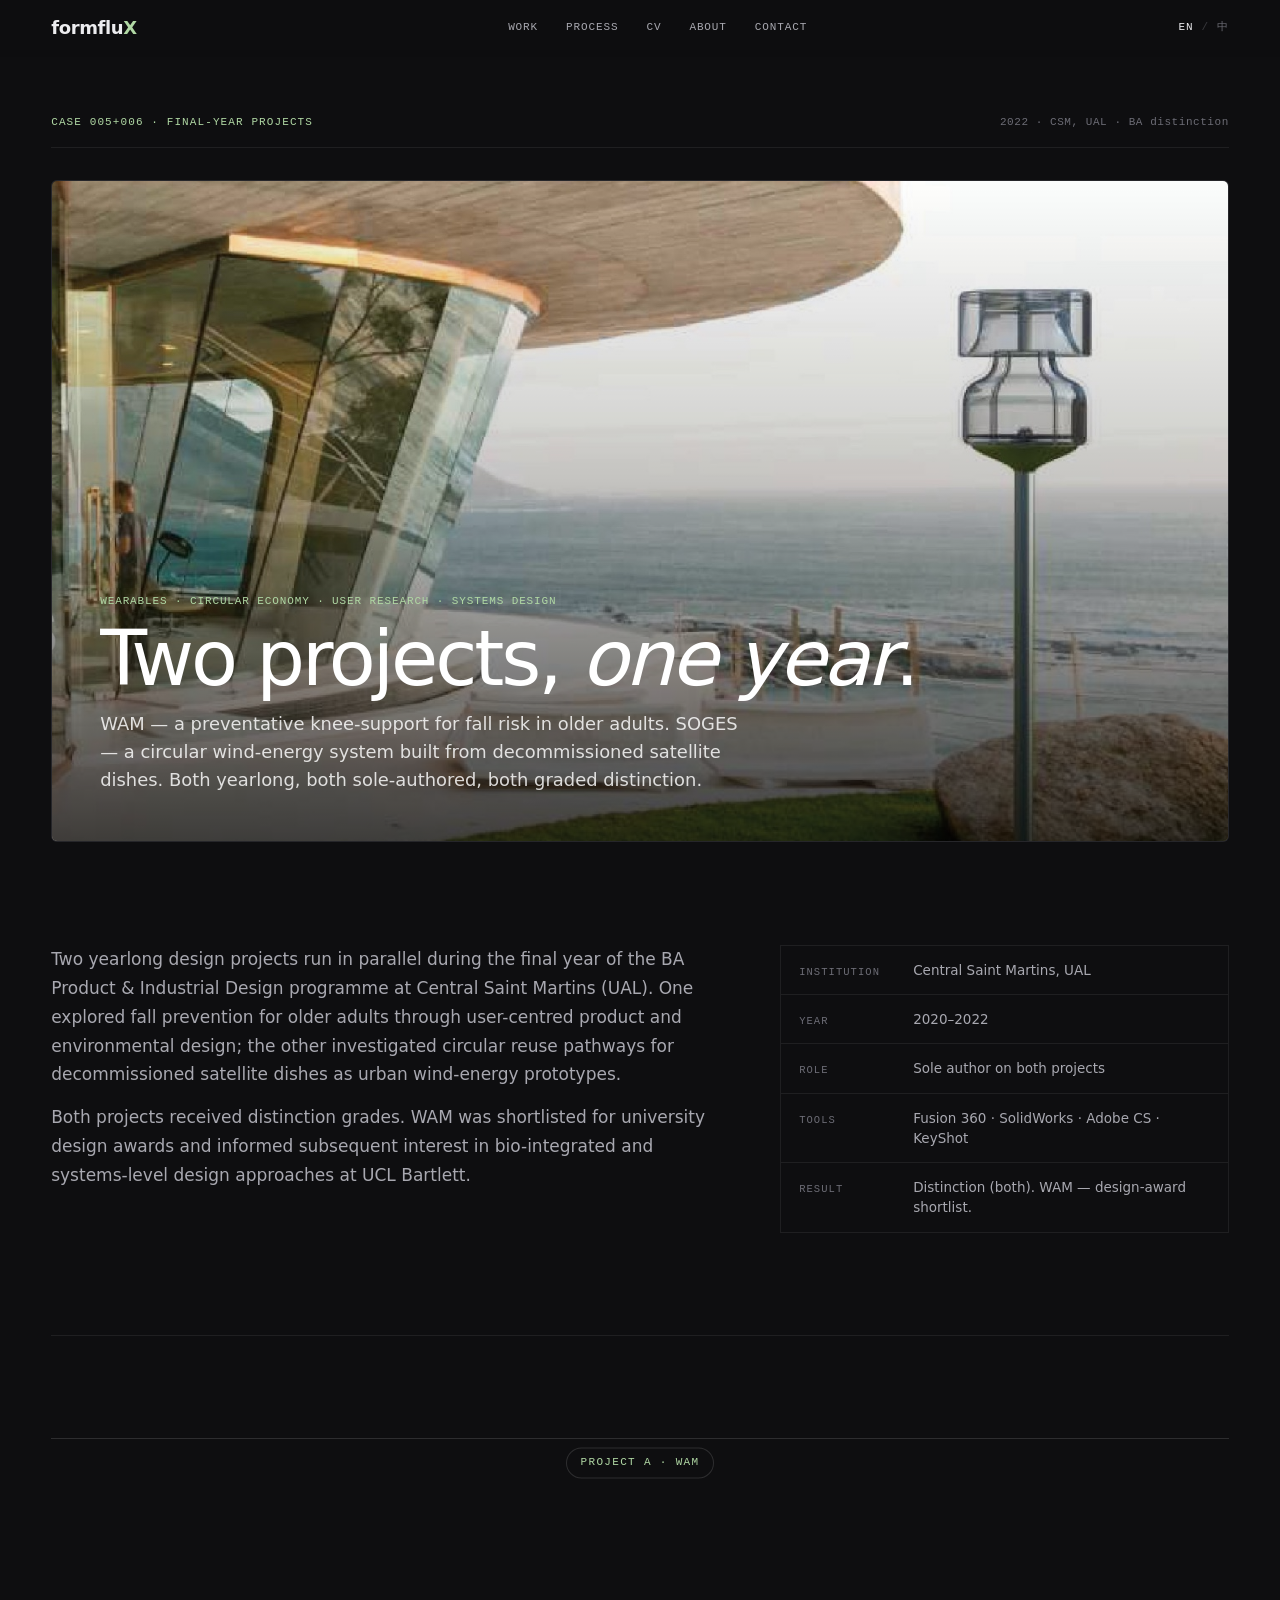
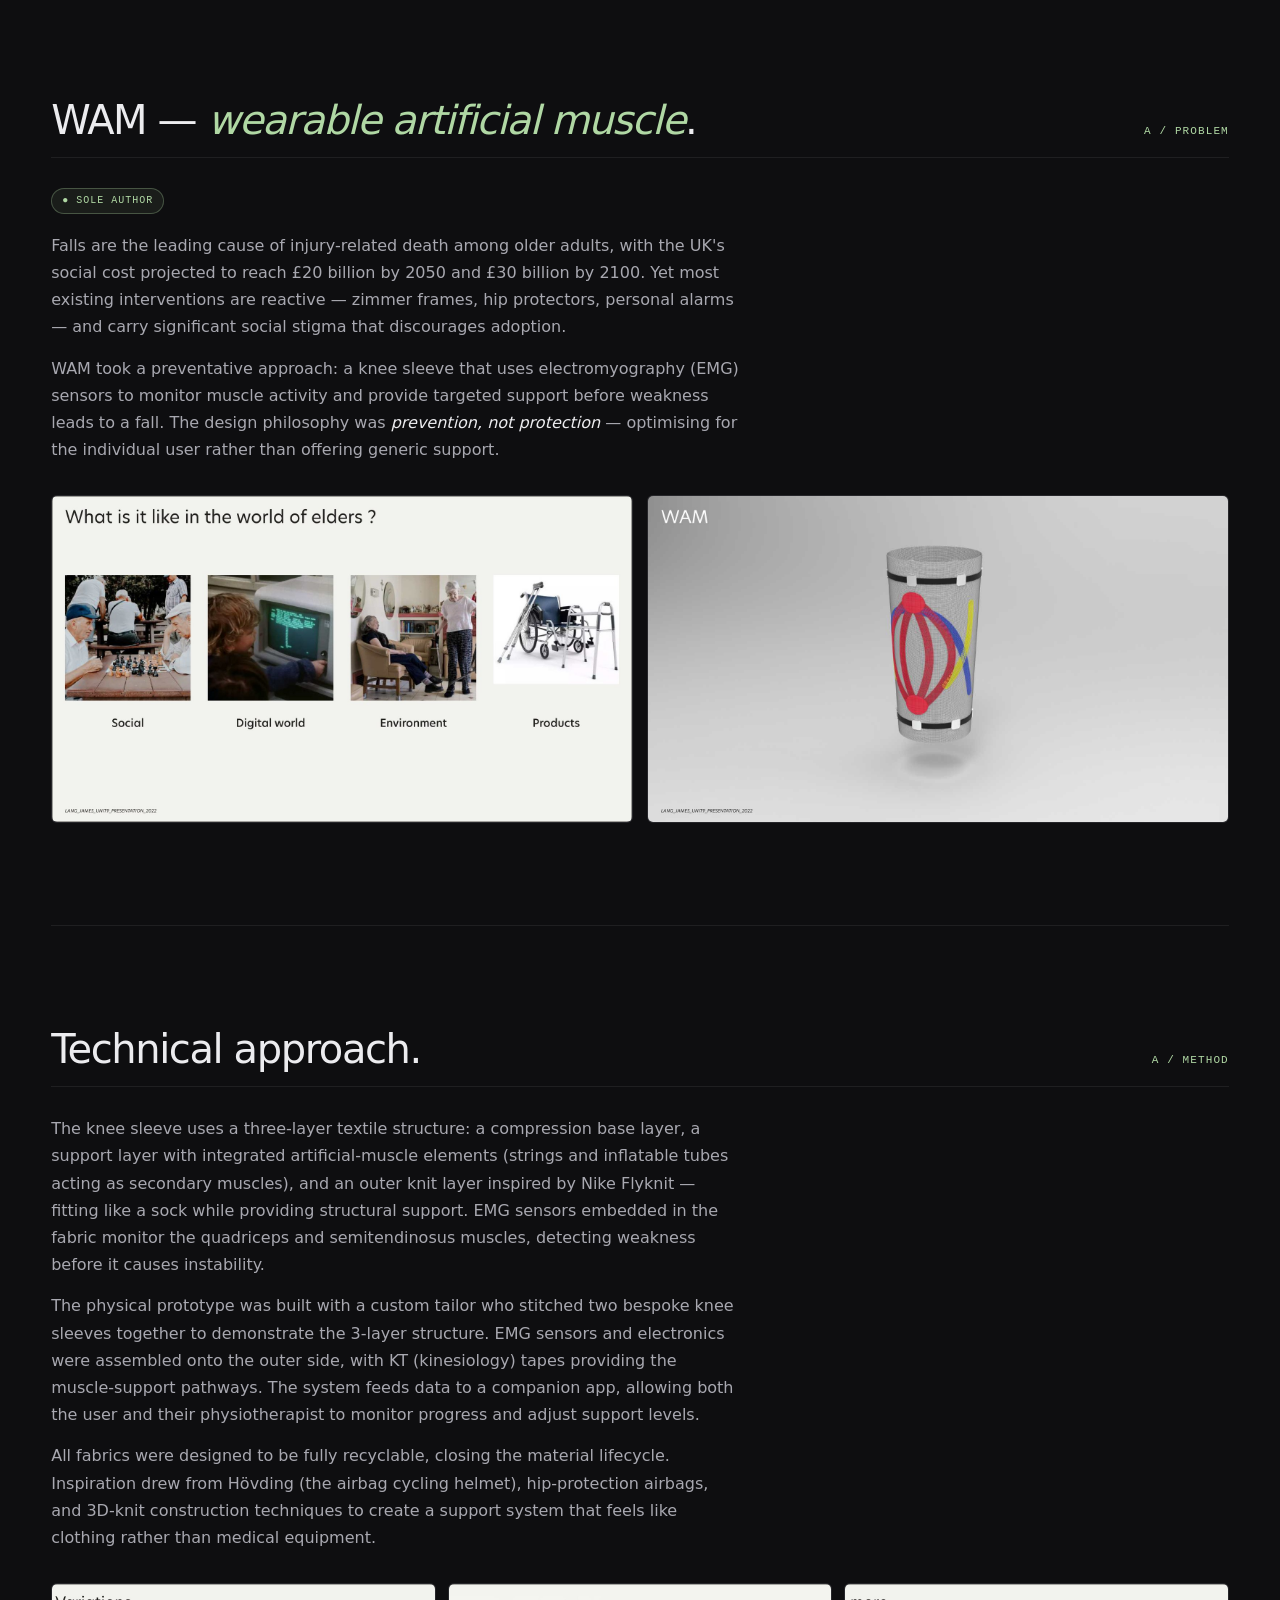
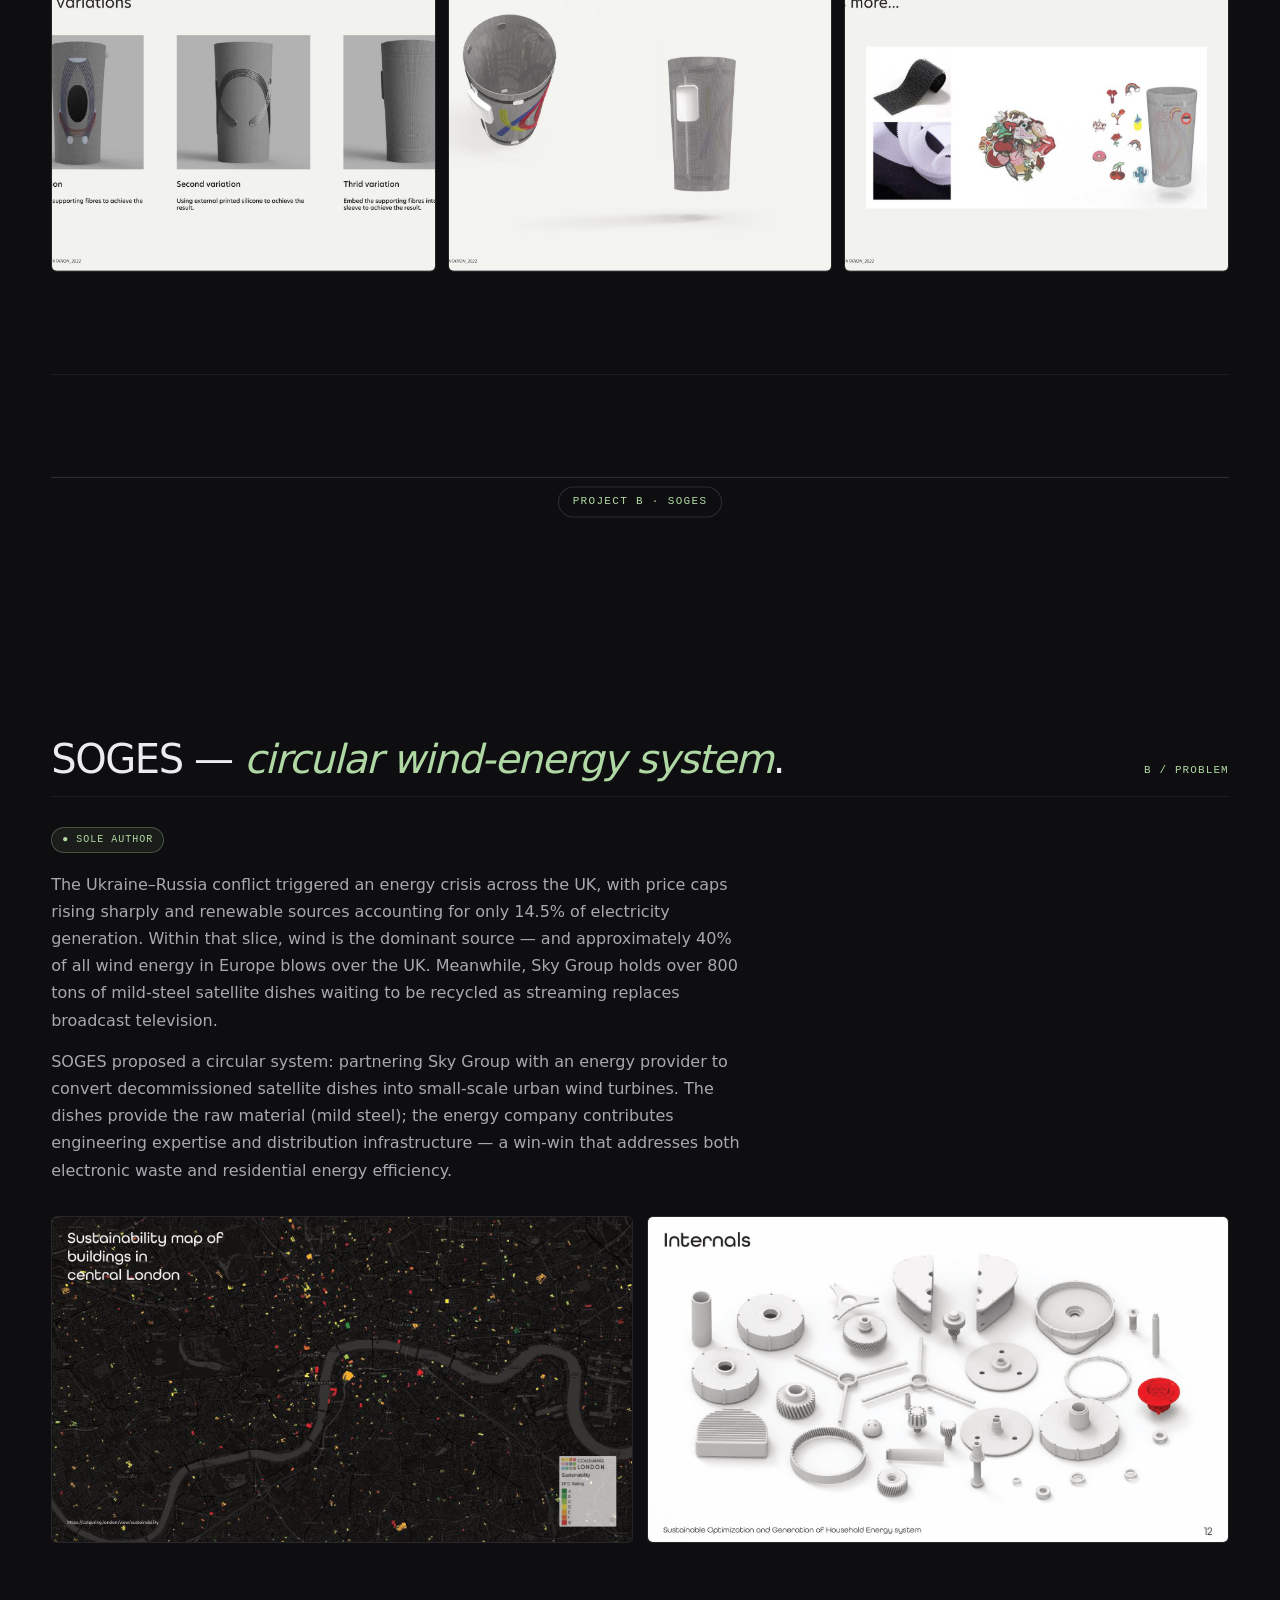
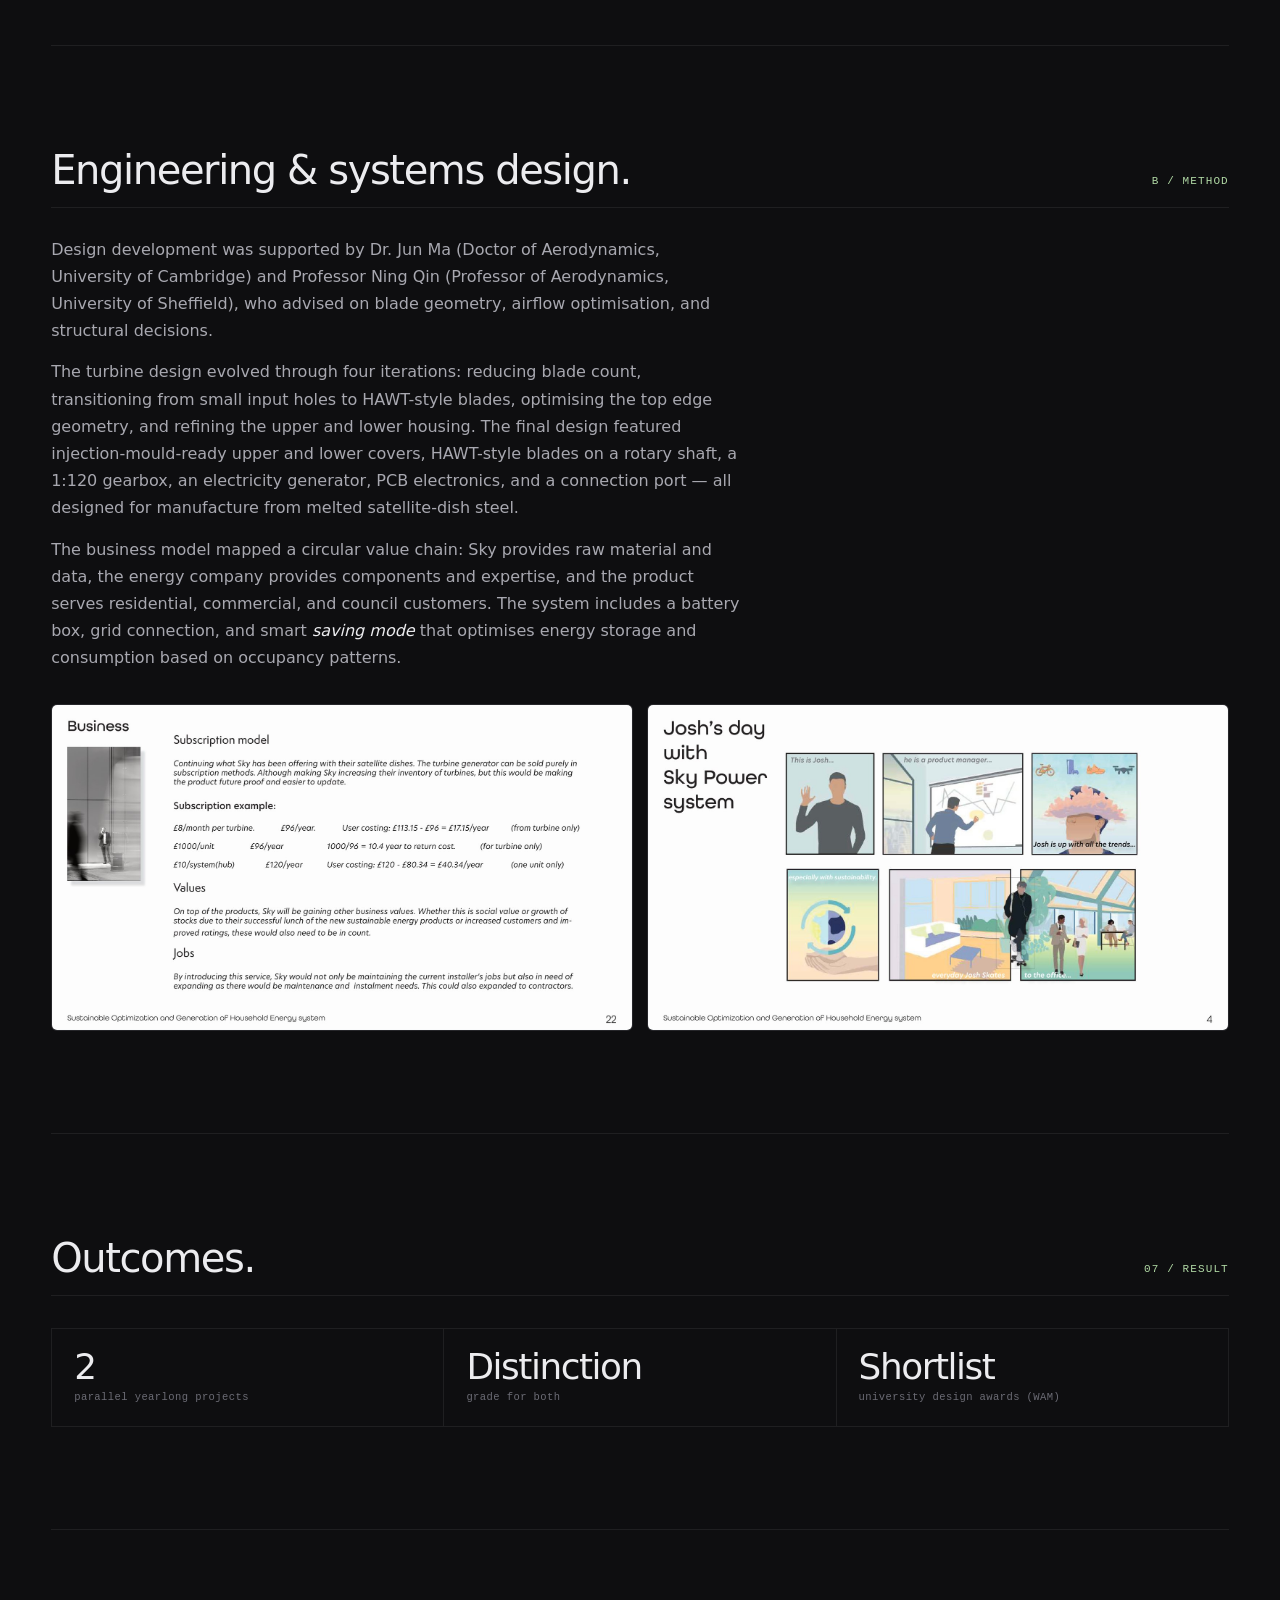
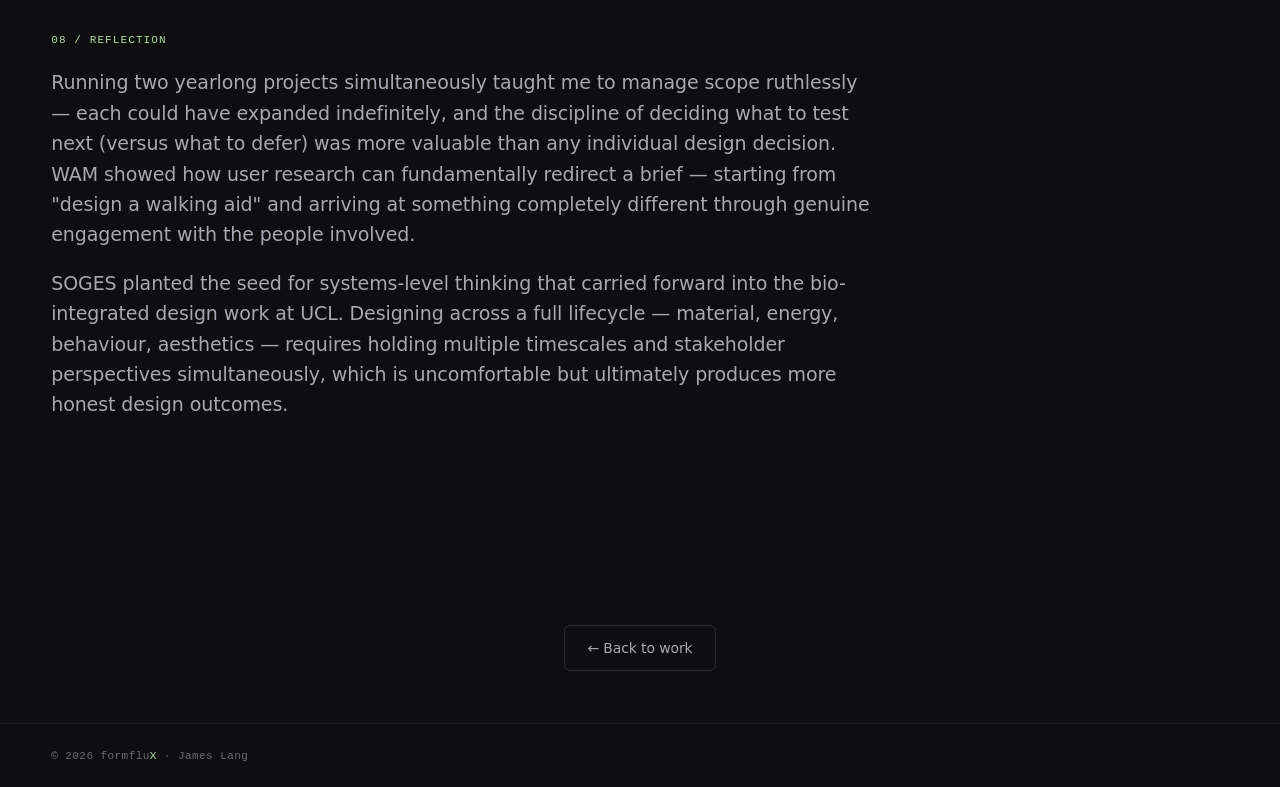
<file: final-year-projects.html>
<!DOCTYPE html>
<html lang="en" data-theme="dark" data-direction="editorial" data-density="comfy">
<head>
<meta charset="UTF-8">
<meta name="viewport" content="width=device-width, initial-scale=1.0">
<title>WAM &amp; SOGES · Final-year projects · formfluX</title>
<meta name="description" content="Two parallel undergraduate design projects at CSM — WAM wearable knee-support for fall prevention, and SOGES circular wind-energy from decommissioned satellite dishes.">
<link rel="stylesheet" href="portfolio.css?v=20260521">
<link rel="stylesheet" href="case-study.css?v=20260521">
</head>
<body>

<header class="nav">
  <a href="index.html#top" class="nav__logo">formflu<span class="x">X</span></a>
  <nav class="nav__links">
    <a href="index.html#work">Work</a>
    <a href="index.html#process">Process</a>
    <a href="index.html#cv">CV</a>
    <a href="index.html#about">About</a>
    <a href="index.html#contact">Contact</a>
  </nav>
  <div class="nav__lang" aria-label="Language">
    <span class="nav__lang-current" aria-current="true">EN</span>
    <span class="nav__lang-sep">/</span>
    <a href="index-zh.html" class="nav__lang-link" hreflang="zh">中</a>
  </div>
  <button class="nav__menu-toggle" aria-label="Open menu" aria-expanded="false" aria-controls="primary-nav">
    <span></span><span></span><span></span>
  </button>
</header>

<main class="cs">

  <section class="cs-hero">
    <div class="cs-hero__chrome">
      <span class="chrome-id">CASE&nbsp;005+006 · FINAL-YEAR PROJECTS</span>
      <span class="chrome-meta">2022 · CSM, UAL · BA distinction</span>
    </div>
    <div class="cs-hero__image-wrap">
      <img src="images/final-year/hero-main.jpg" alt="SOGES onshore wind turbine sited next to a coastal residential building">
      <div class="cs-hero__overlay">
        <div class="cs-hero__kicker">Wearables · Circular Economy · User Research · Systems Design</div>
        <h1 class="cs-hero__title">Two projects, <em>one year</em>.</h1>
        <p class="cs-hero__sub">WAM — a preventative knee-support for fall risk in older adults. SOGES — a circular wind-energy system built from decommissioned satellite dishes. Both yearlong, both sole-authored, both graded distinction.</p>
      </div>
    </div>
  </section>

  <section class="cs-overview">
    <div class="cs-overview__text">
      <p>Two yearlong design projects run in parallel during the final year of the BA Product &amp; Industrial Design programme at Central Saint Martins (UAL). One explored fall prevention for older adults through user-centred product and environmental design; the other investigated circular reuse pathways for decommissioned satellite dishes as urban wind-energy prototypes.</p>
      <p>Both projects received distinction grades. WAM was shortlisted for university design awards and informed subsequent interest in bio-integrated and systems-level design approaches at UCL Bartlett.</p>
    </div>
    <dl class="cs-overview__meta">
      <div class="cs-meta-row"><dt>Institution</dt><dd>Central Saint Martins, UAL</dd></div>
      <div class="cs-meta-row"><dt>Year</dt><dd>2020–2022</dd></div>
      <div class="cs-meta-row"><dt>Role</dt><dd>Sole author on both projects</dd></div>
      <div class="cs-meta-row"><dt>Tools</dt><dd>Fusion 360 · SolidWorks · Adobe CS · KeyShot</dd></div>
      <div class="cs-meta-row"><dt>Result</dt><dd>Distinction (both). WAM — design-award shortlist.</dd></div>
    </dl>
  </section>

  <!-- ================== PROJECT A · WAM ================== -->
  <div class="cs-divider"><span class="cs-divider__label">Project A · WAM</span></div>

  <section class="cs-chapter">
    <div class="cs-chapter__head">
      <h2 class="cs-chapter__h">WAM — <em>wearable artificial muscle</em>.</h2>
      <span class="chrome-id">A / PROBLEM</span>
    </div>
    <div class="cs-chapter__body cs-chapter__body--single">
      <span class="cs-chapter__tag">● Sole author</span>
      <div class="cs-prose">
        <p>Falls are the leading cause of injury-related death among older adults, with the UK's social cost projected to reach £20 billion by 2050 and £30 billion by 2100. Yet most existing interventions are reactive — zimmer frames, hip protectors, personal alarms — and carry significant social stigma that discourages adoption.</p>
        <p>WAM took a preventative approach: a knee sleeve that uses electromyography (EMG) sensors to monitor muscle activity and provide targeted support before weakness leads to a fall. The design philosophy was <em>prevention, not protection</em> — optimising for the individual user rather than offering generic support.</p>
      </div>
    </div>
    <div class="cs-media cs-media--pair">
      <img src="images/final-year/wam-context.jpg" alt="Scenario mapping — what everyday life looks like for older adults across social, digital, environmental, and product dimensions">
      <img src="images/final-year/wam-product.jpg" alt="WAM knee sleeve — final product render showing the three-layer textile construction with integrated EMG sensors">
    </div>
  </section>

  <section class="cs-chapter">
    <div class="cs-chapter__head">
      <h2 class="cs-chapter__h">Technical approach.</h2>
      <span class="chrome-id">A / METHOD</span>
    </div>
    <div class="cs-chapter__body cs-chapter__body--single">
      <div class="cs-prose">
        <p>The knee sleeve uses a three-layer textile structure: a compression base layer, a support layer with integrated artificial-muscle elements (strings and inflatable tubes acting as secondary muscles), and an outer knit layer inspired by Nike Flyknit — fitting like a sock while providing structural support. EMG sensors embedded in the fabric monitor the quadriceps and semitendinosus muscles, detecting weakness before it causes instability.</p>
        <p>The physical prototype was built with a custom tailor who stitched two bespoke knee sleeves together to demonstrate the 3-layer structure. EMG sensors and electronics were assembled onto the outer side, with KT (kinesiology) tapes providing the muscle-support pathways. The system feeds data to a companion app, allowing both the user and their physiotherapist to monitor progress and adjust support levels.</p>
        <p>All fabrics were designed to be fully recyclable, closing the material lifecycle. Inspiration drew from Hövding (the airbag cycling helmet), hip-protection airbags, and 3D-knit construction techniques to create a support system that feels like clothing rather than medical equipment.</p>
      </div>
    </div>
    <div class="cs-media cs-media--trio">
      <img src="images/final-year/wam-variations.jpg" alt="Three design variations of the knee sleeve — external fibre, external printed silicone, embedded fibres">
      <img src="images/final-year/wam-fourview.jpg" alt="Final WAM prototype — two views showing EMG sensors and KT-tape pathways integrated into the knit">
      <img src="images/final-year/wam-elements.jpg" alt="Components exploration — materials, fasteners, and recyclable textile elements feeding the companion app ecosystem">
    </div>
  </section>

  <!-- ================== PROJECT B · SOGES ================== -->
  <div class="cs-divider"><span class="cs-divider__label">Project B · SOGES</span></div>

  <section class="cs-chapter">
    <div class="cs-chapter__head">
      <h2 class="cs-chapter__h">SOGES — <em>circular wind-energy system</em>.</h2>
      <span class="chrome-id">B / PROBLEM</span>
    </div>
    <div class="cs-chapter__body cs-chapter__body--single">
      <span class="cs-chapter__tag">● Sole author</span>
      <div class="cs-prose">
        <p>The Ukraine–Russia conflict triggered an energy crisis across the UK, with price caps rising sharply and renewable sources accounting for only 14.5% of electricity generation. Within that slice, wind is the dominant source — and approximately 40% of all wind energy in Europe blows over the UK. Meanwhile, Sky Group holds over 800 tons of mild-steel satellite dishes waiting to be recycled as streaming replaces broadcast television.</p>
        <p>SOGES proposed a circular system: partnering Sky Group with an energy provider to convert decommissioned satellite dishes into small-scale urban wind turbines. The dishes provide the raw material (mild steel); the energy company contributes engineering expertise and distribution infrastructure — a win-win that addresses both electronic waste and residential energy efficiency.</p>
      </div>
    </div>
    <div class="cs-media cs-media--pair">
      <img src="images/final-year/soges-windmap.jpg" alt="London use-map — layering building type, occupancy, and wind-speed data to locate small-scale urban turbines">
      <img src="images/final-year/soges-internals.jpg" alt="SOGES turbine internals — exploded view showing upper/lower housing, HAWT blades, 1:120 gearbox, generator, PCB, connection port">
    </div>
  </section>

  <section class="cs-chapter">
    <div class="cs-chapter__head">
      <h2 class="cs-chapter__h">Engineering &amp; systems design.</h2>
      <span class="chrome-id">B / METHOD</span>
    </div>
    <div class="cs-chapter__body cs-chapter__body--single">
      <div class="cs-prose">
        <p>Design development was supported by Dr. Jun Ma (Doctor of Aerodynamics, University of Cambridge) and Professor Ning Qin (Professor of Aerodynamics, University of Sheffield), who advised on blade geometry, airflow optimisation, and structural decisions.</p>
        <p>The turbine design evolved through four iterations: reducing blade count, transitioning from small input holes to HAWT-style blades, optimising the top edge geometry, and refining the upper and lower housing. The final design featured injection-mould-ready upper and lower covers, HAWT-style blades on a rotary shaft, a 1:120 gearbox, an electricity generator, PCB electronics, and a connection port — all designed for manufacture from melted satellite-dish steel.</p>
        <p>The business model mapped a circular value chain: Sky provides raw material and data, the energy company provides components and expertise, and the product serves residential, commercial, and council customers. The system includes a battery box, grid connection, and smart <em>saving mode</em> that optimises energy storage and consumption based on occupancy patterns.</p>
      </div>
    </div>
    <div class="cs-media cs-media--pair">
      <img src="images/final-year/soges-business.jpg" alt="Subscription-model mapping — Sky Group provides decommissioned dishes and data; the energy company provides engineering and distribution">
      <img src="images/final-year/soges-storyboard.jpg" alt="User scenario storyboard — Josh's day with a SOGES turbine running a home in auto-save mode">
    </div>
  </section>

  <!-- ================== OUTCOMES ================== -->
  <section class="cs-chapter">
    <div class="cs-chapter__head">
      <h2 class="cs-chapter__h">Outcomes.</h2>
      <span class="chrome-id">07 / RESULT</span>
    </div>
    <div class="cs-chapter__body cs-chapter__body--single">
      <div class="cs-stats">
        <div class="cs-stat"><span class="cs-stat__val">2</span><span class="cs-stat__lbl">parallel yearlong projects</span></div>
        <div class="cs-stat"><span class="cs-stat__val">Distinction</span><span class="cs-stat__lbl">grade for both</span></div>
        <div class="cs-stat"><span class="cs-stat__val">Shortlist</span><span class="cs-stat__lbl">university design awards (WAM)</span></div>
      </div>
    </div>
  </section>

  <section class="cs-reflection">
    <span class="cs-reflection__mark">08 / REFLECTION</span>
    <p>Running two yearlong projects simultaneously taught me to manage scope ruthlessly — each could have expanded indefinitely, and the discipline of deciding what to test next (versus what to defer) was more valuable than any individual design decision. WAM showed how user research can fundamentally redirect a brief — starting from "design a walking aid" and arriving at something completely different through genuine engagement with the people involved.</p>
    <p>SOGES planted the seed for systems-level thinking that carried forward into the bio-integrated design work at UCL. Designing across a full lifecycle — material, energy, behaviour, aesthetics — requires holding multiple timescales and stakeholder perspectives simultaneously, which is uncomfortable but ultimately produces more honest design outcomes.</p>
  </section>

  <div class="cs-return">
    <a href="index.html#work" class="cta cta--ghost">← Back to work</a>
  </div>

</main>

<footer class="foot">
  <span>© 2026 formflu<span class="x">X</span> · James Lang</span>
</footer>

<script src="portfolio.js"></script>
</body>
</html>
</file>
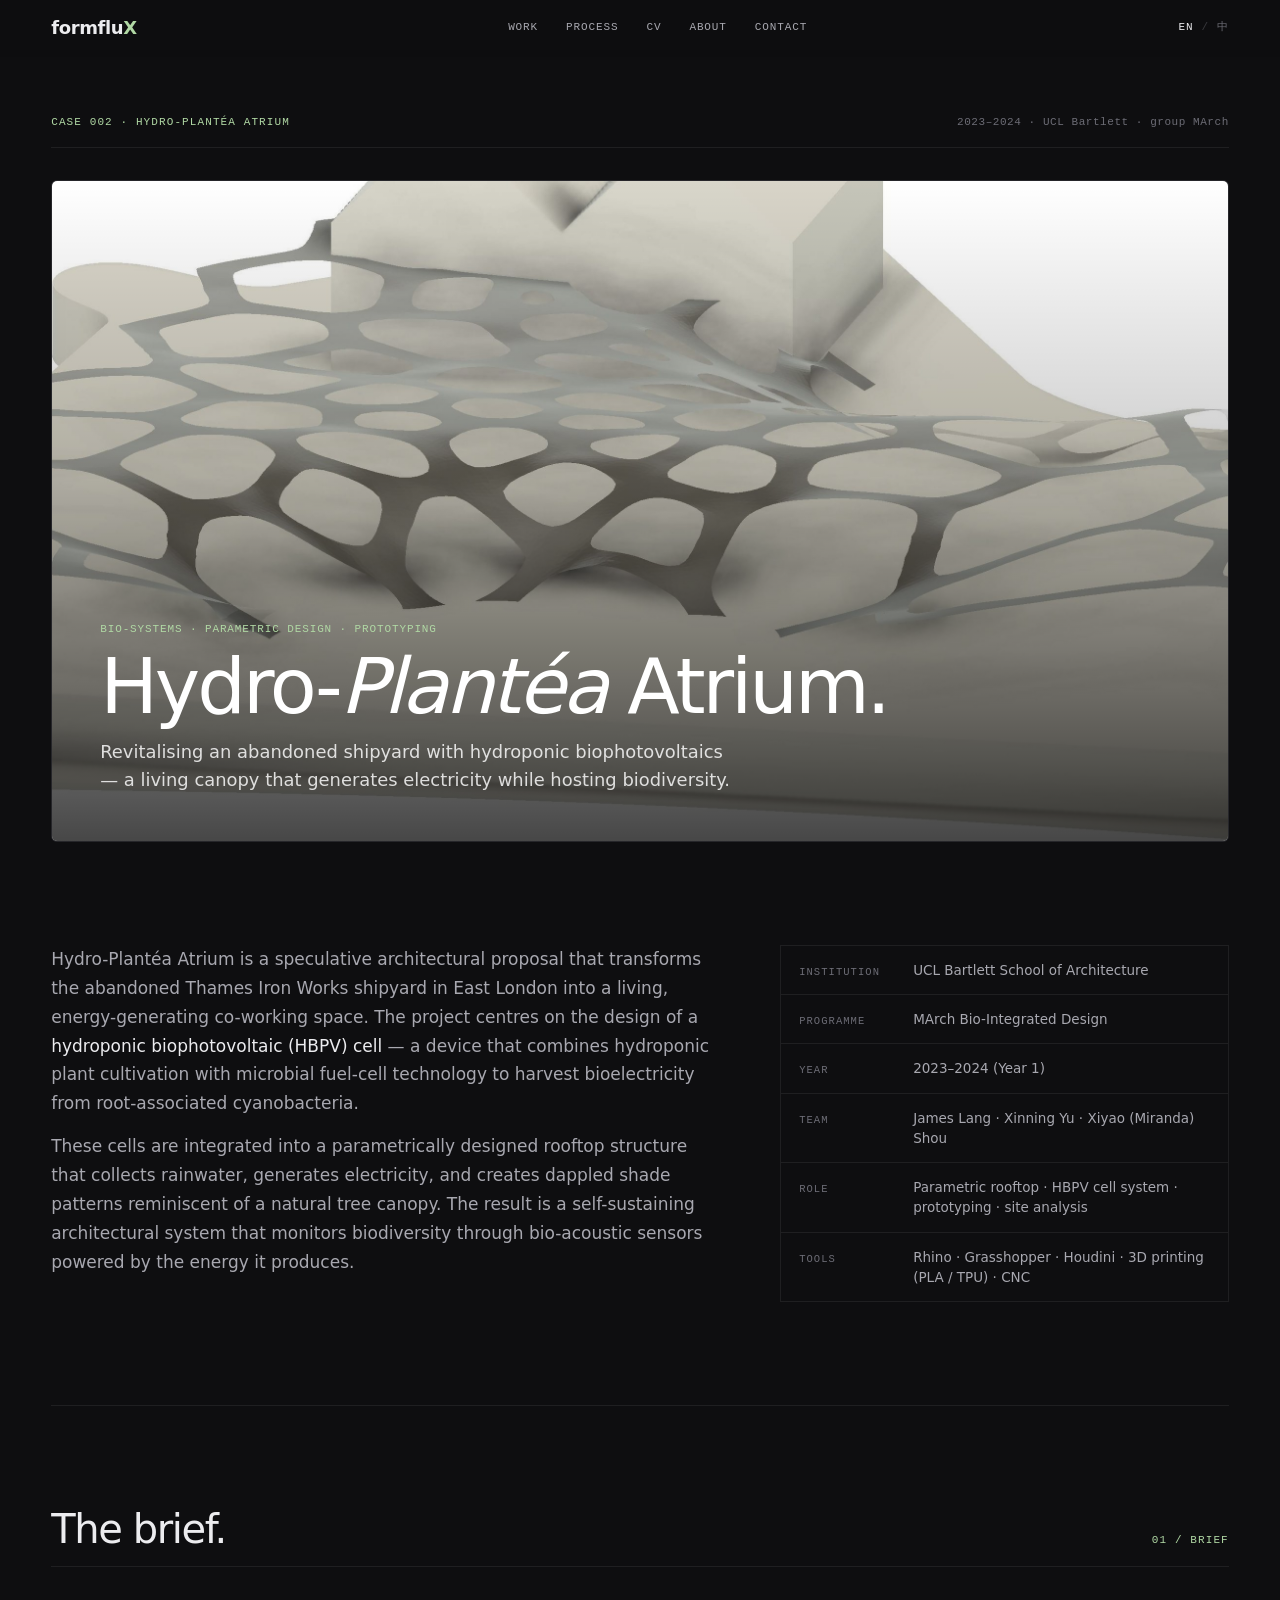
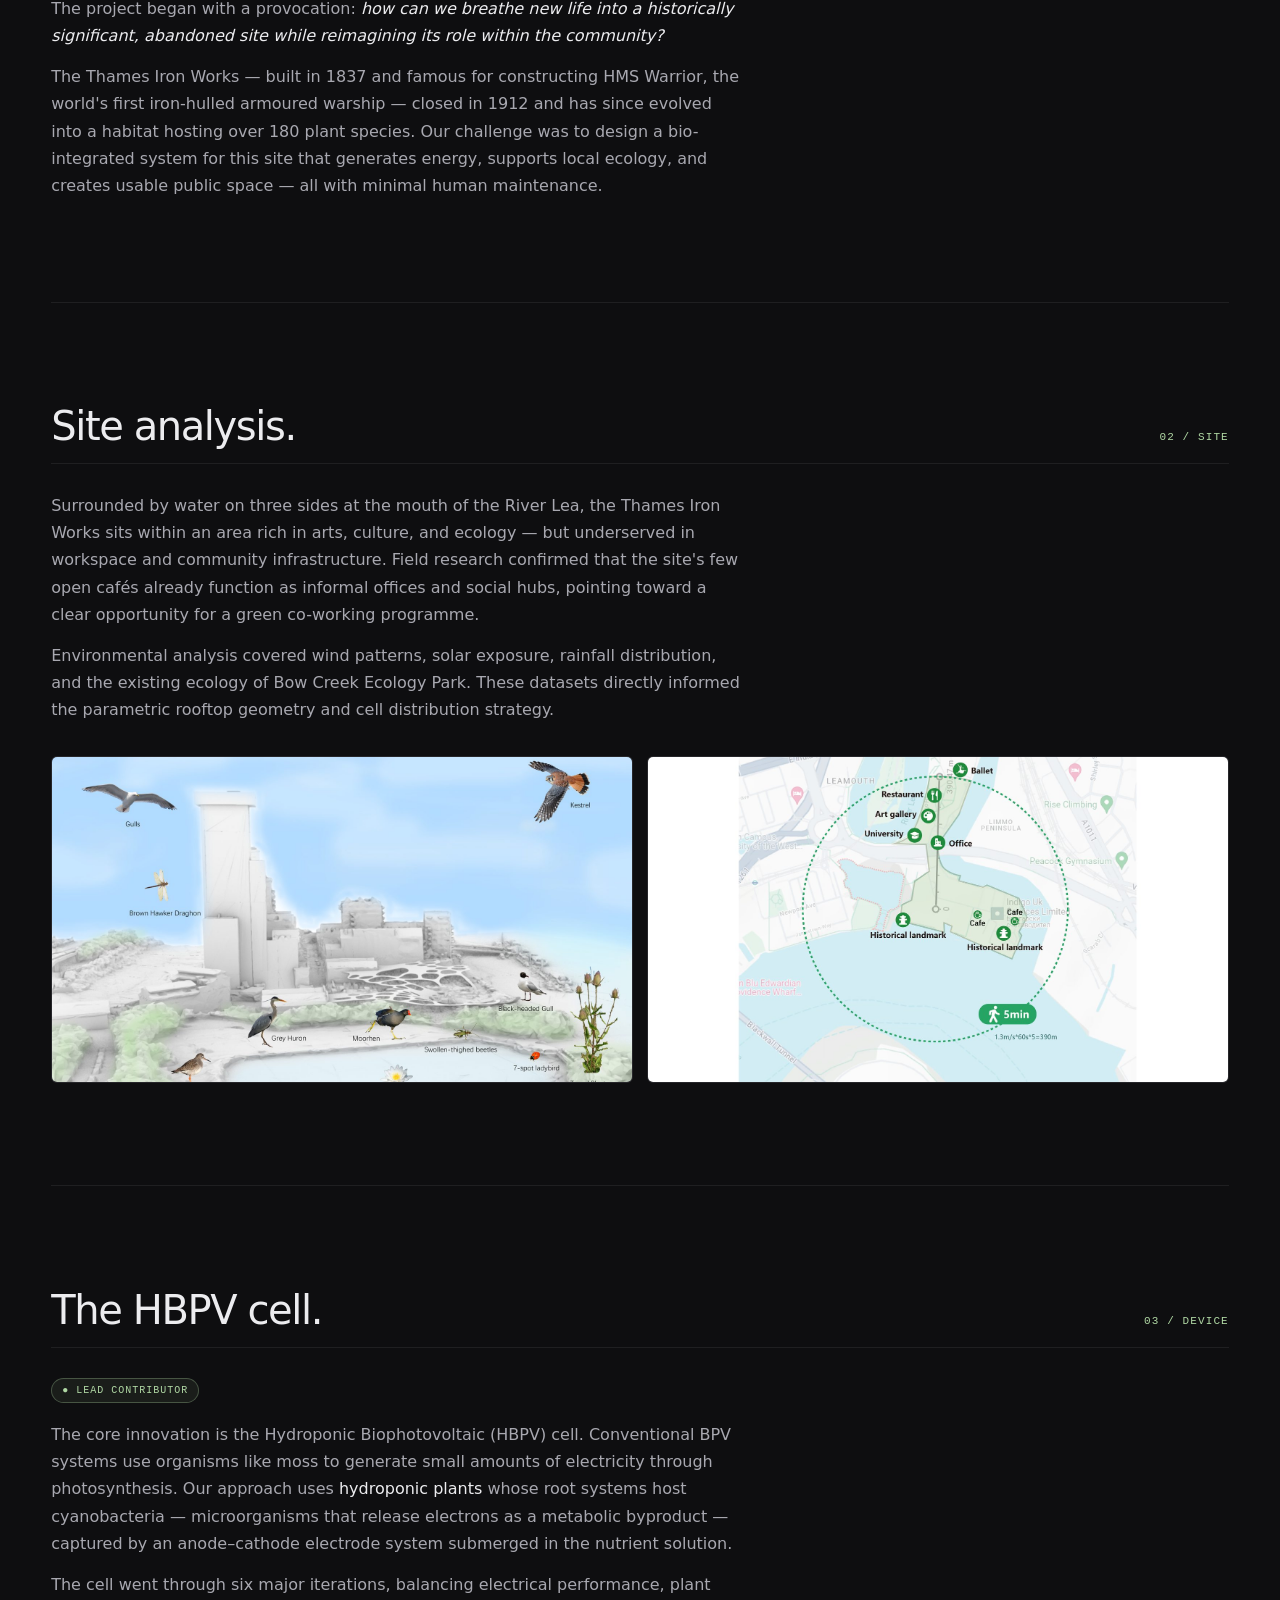
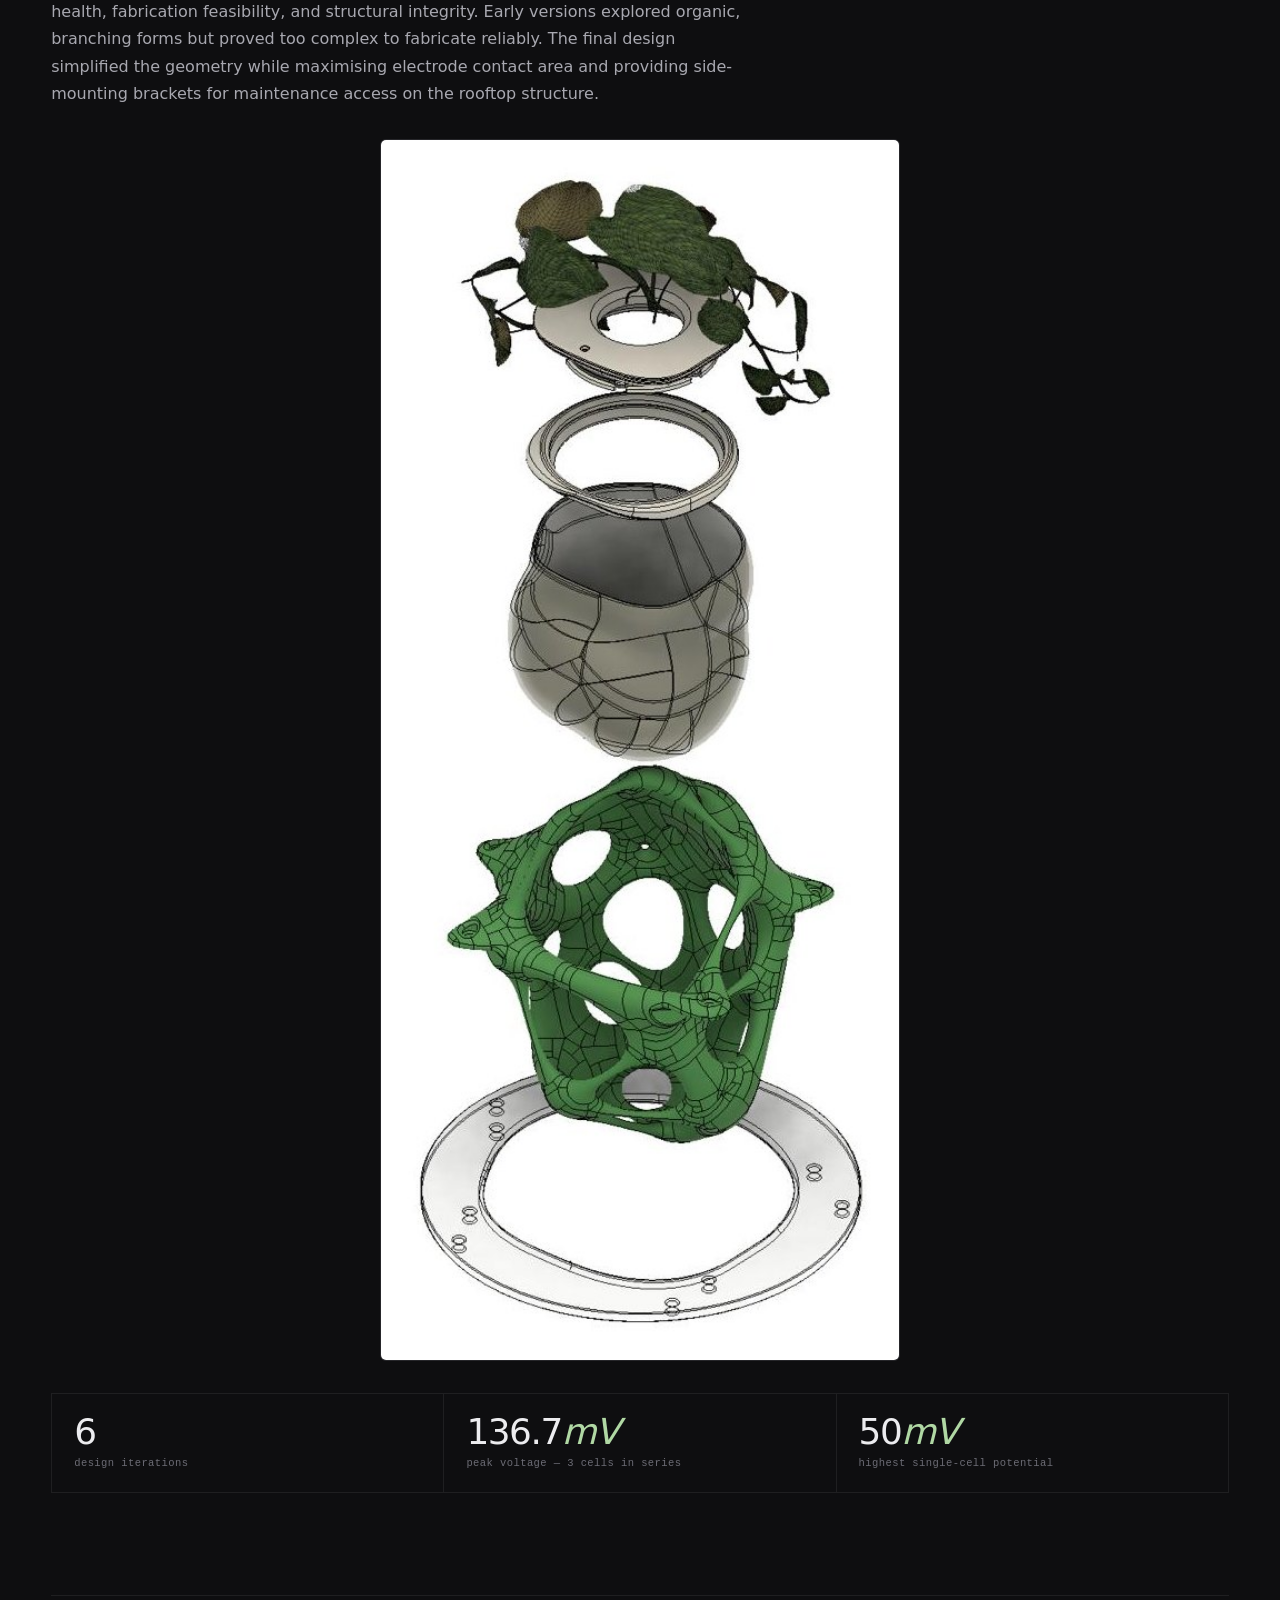
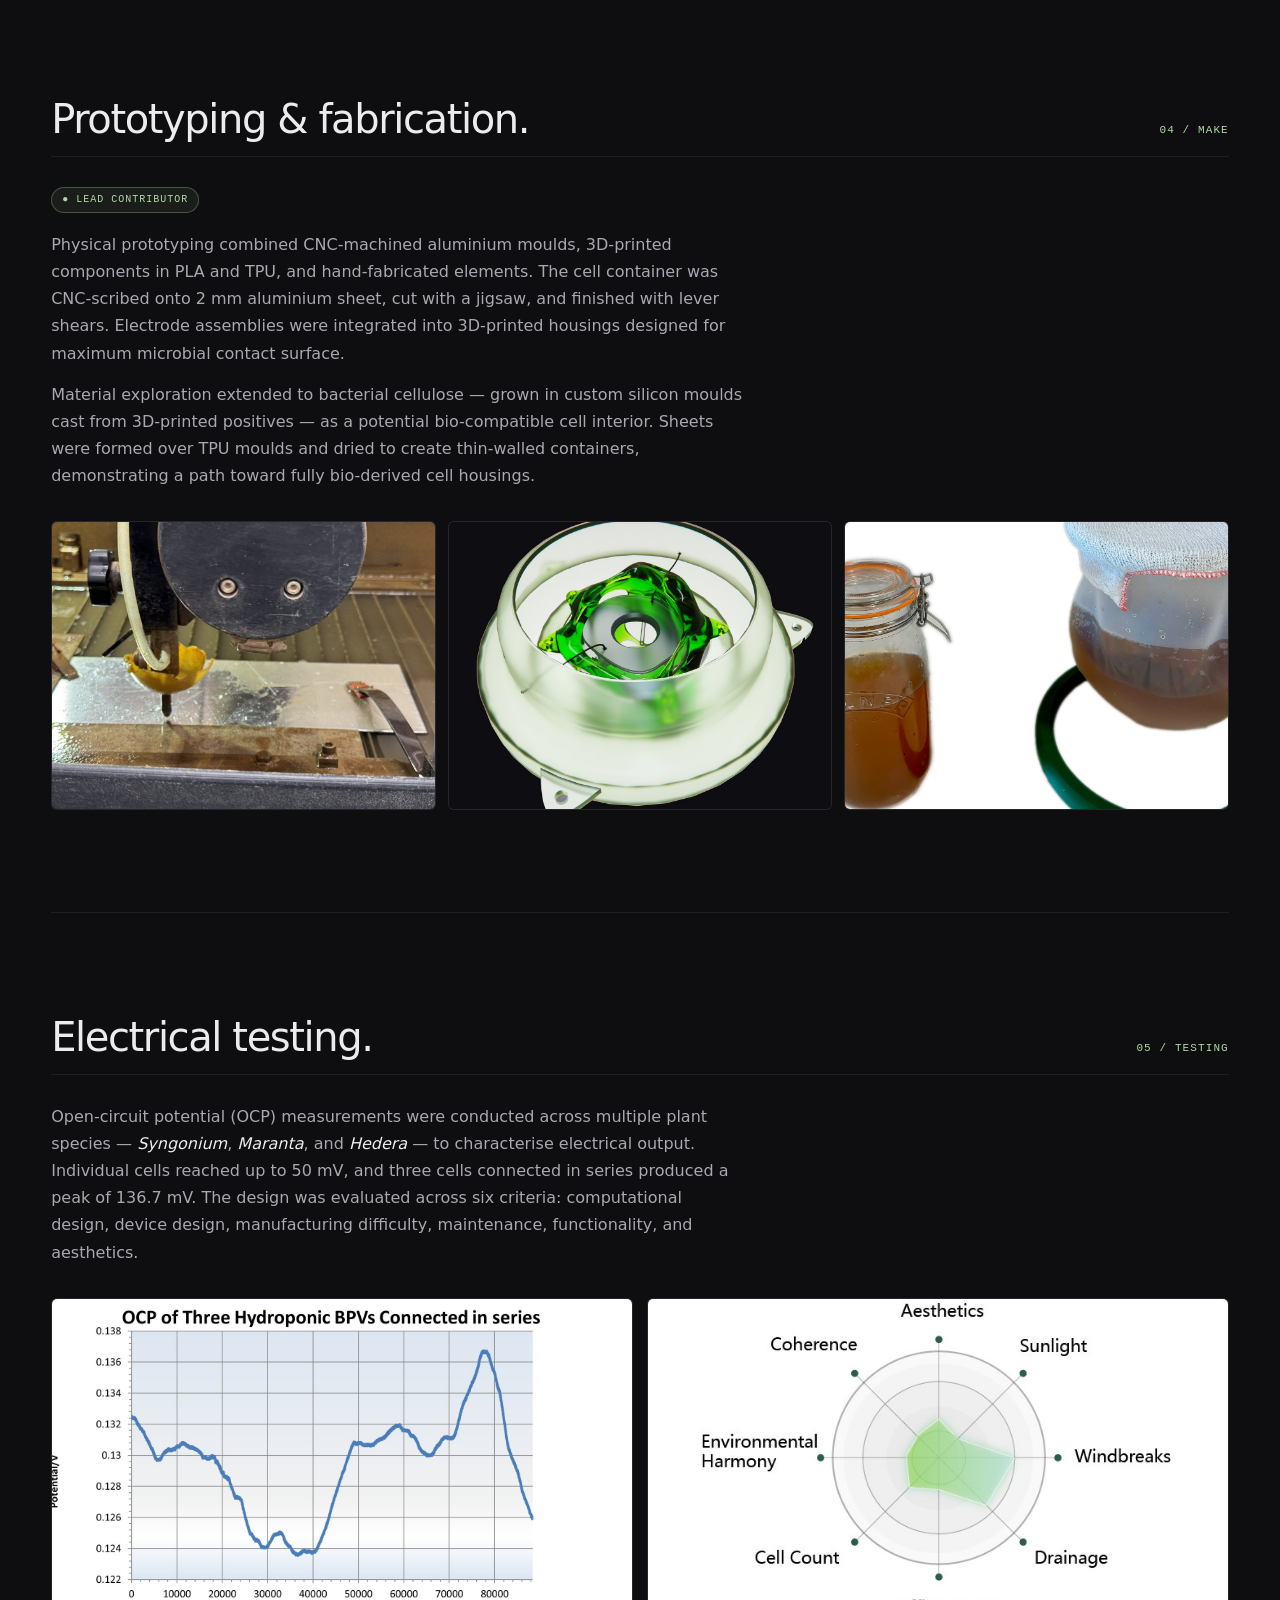
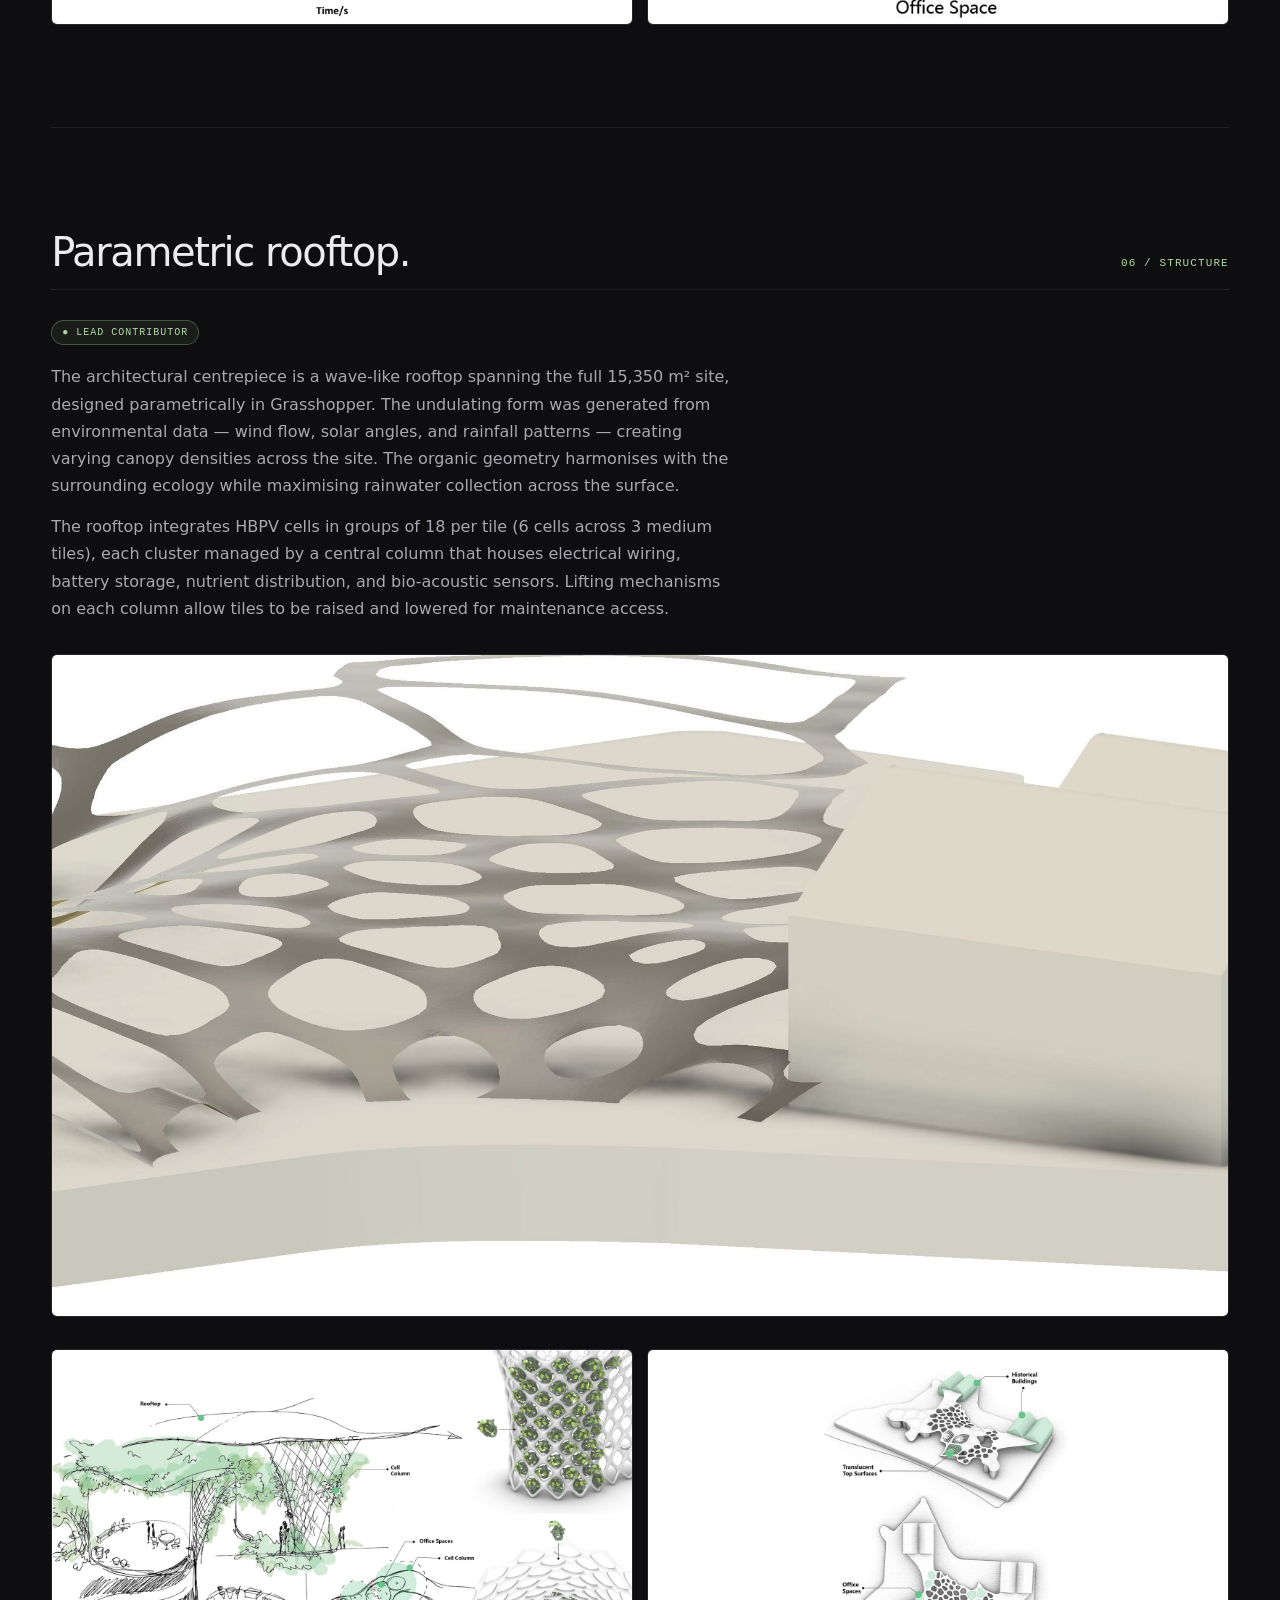
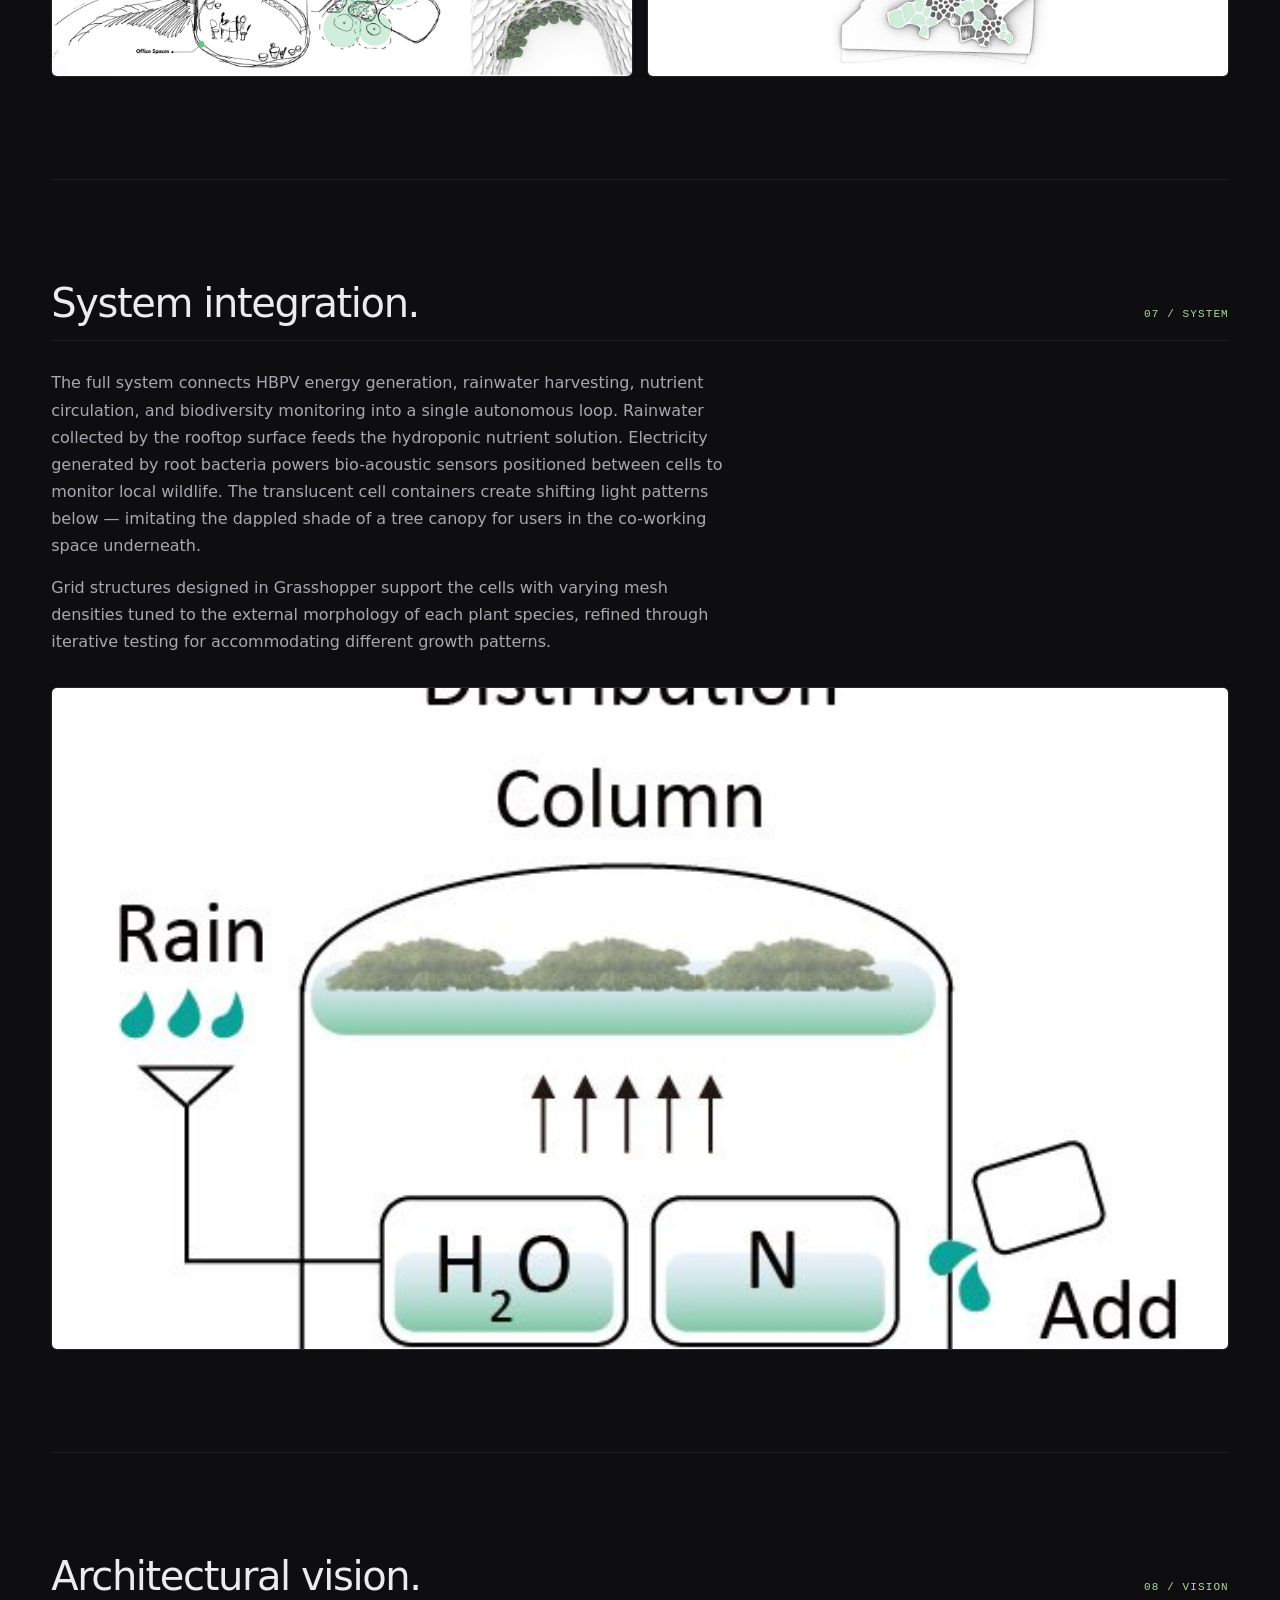
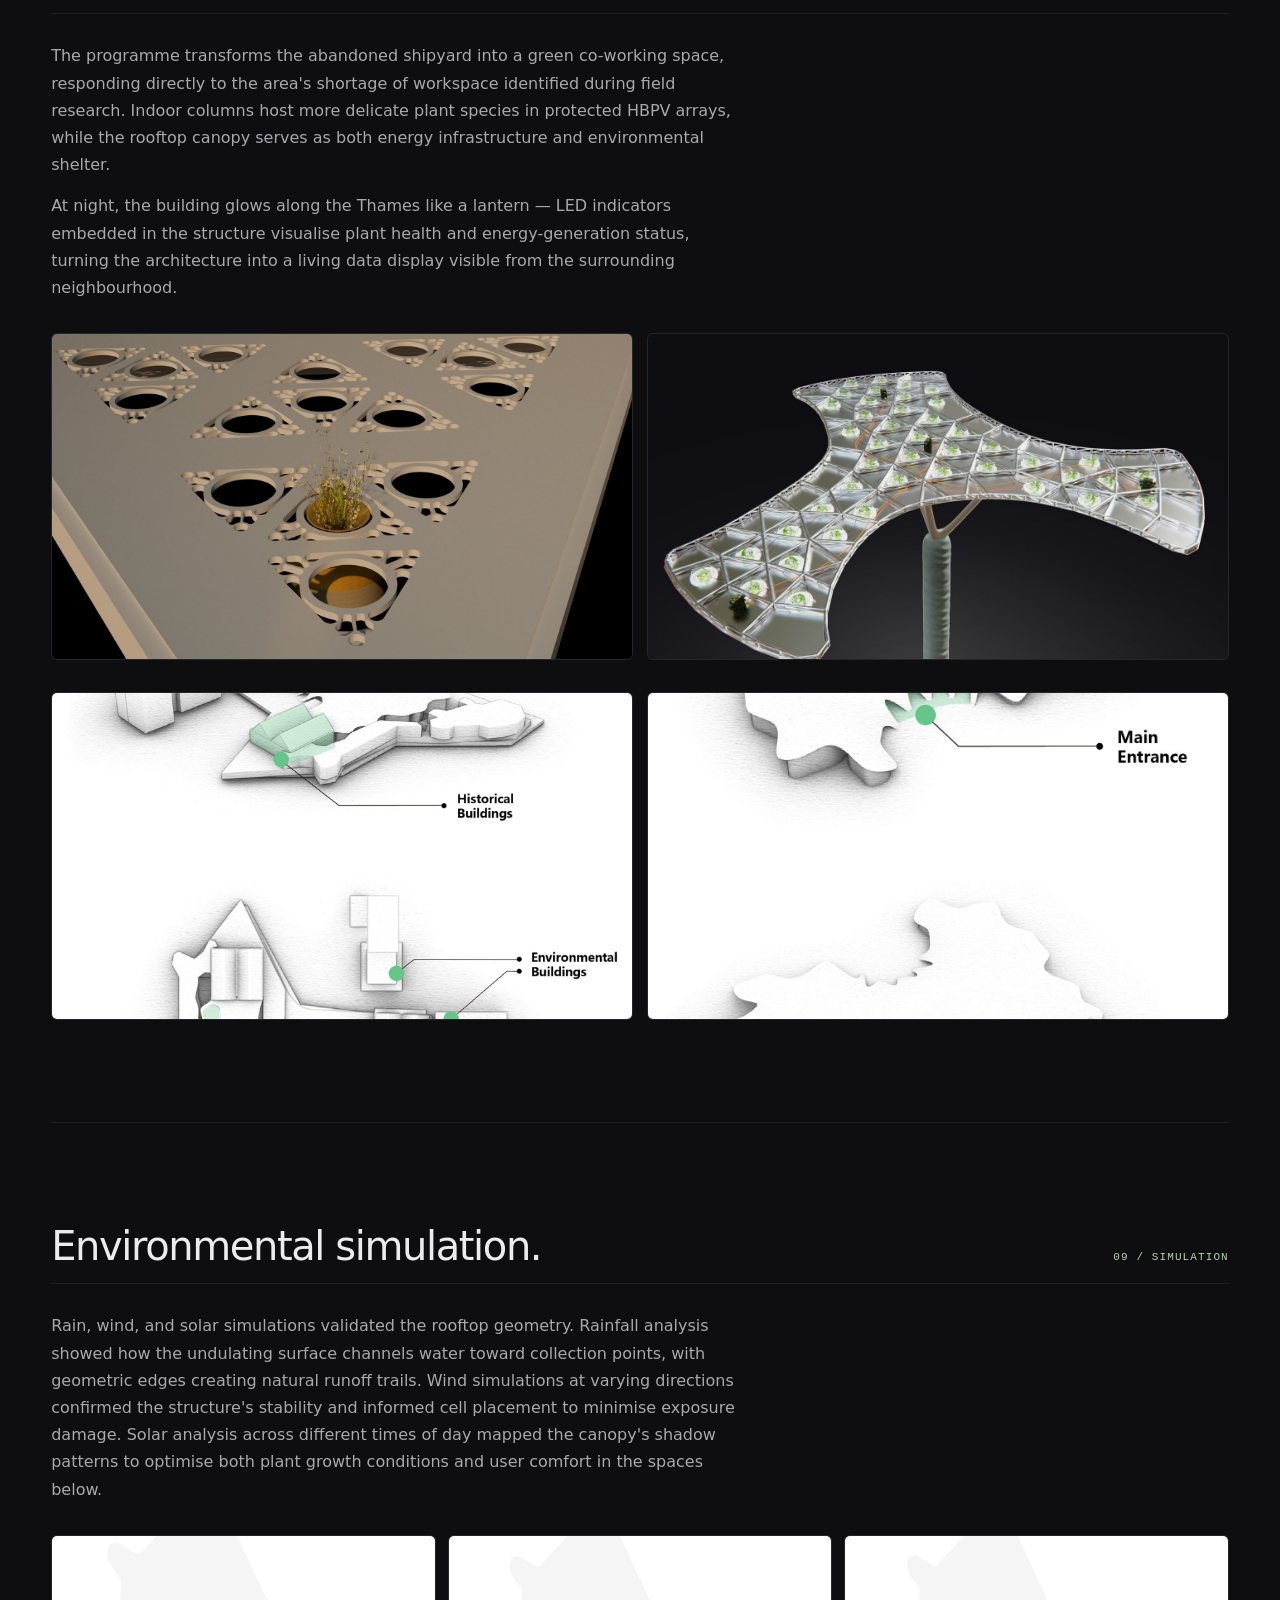
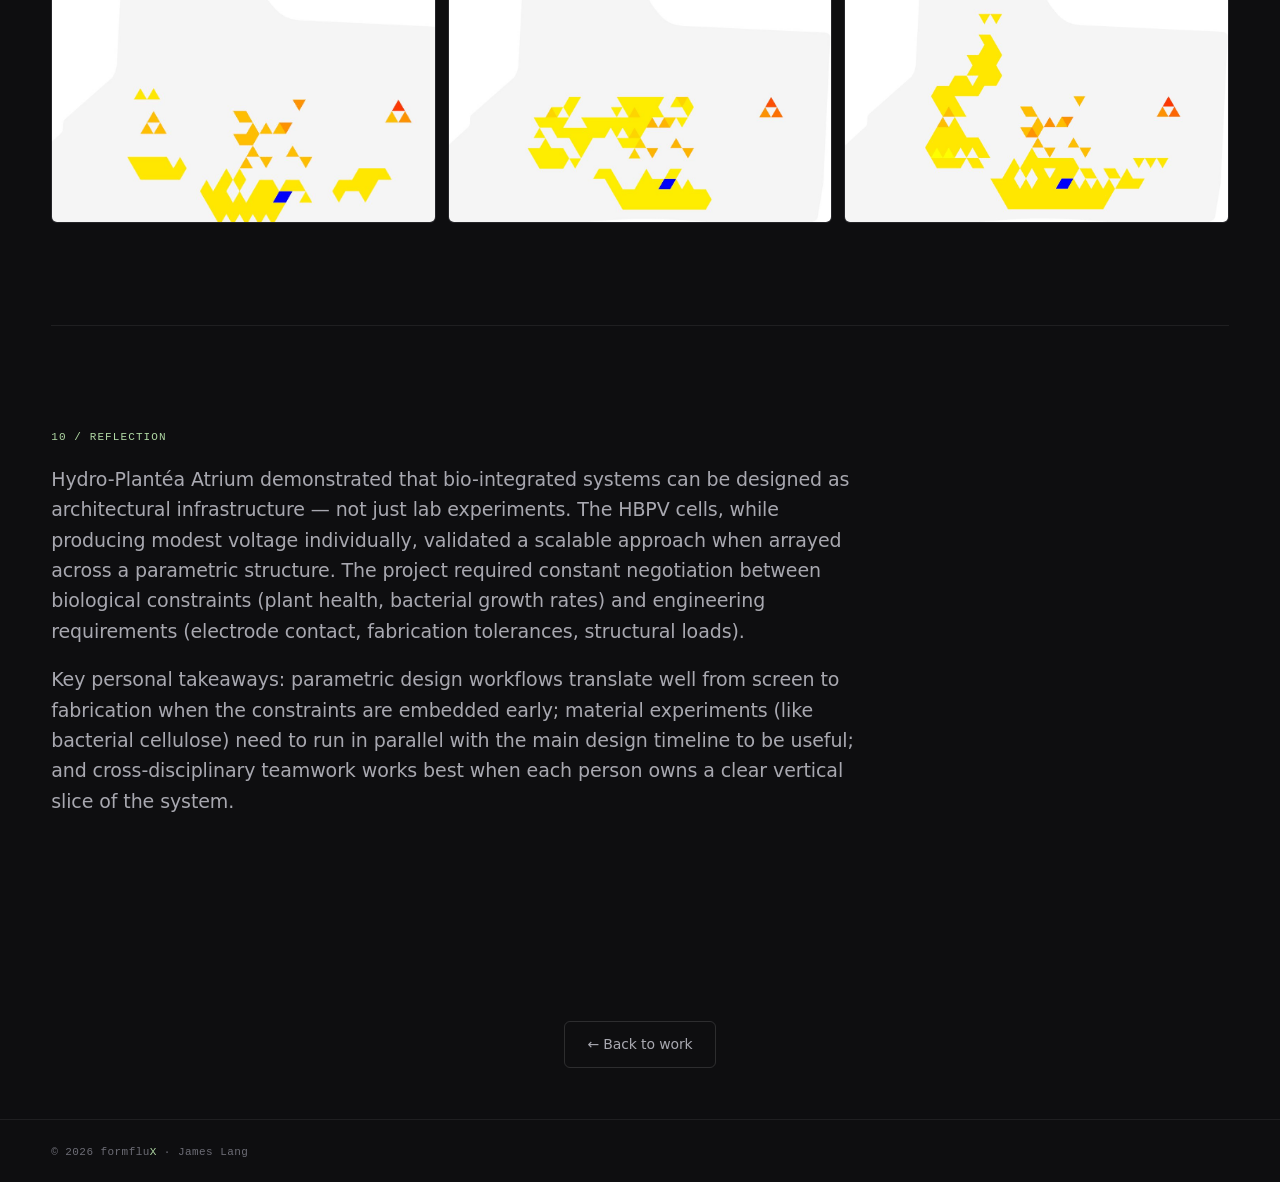
<file: hydro-plantea.html>
<!DOCTYPE html>
<html lang="en" data-theme="dark" data-direction="editorial" data-density="comfy">
<head>
<meta charset="UTF-8">
<meta name="viewport" content="width=device-width, initial-scale=1.0">
<title>Hydro-Plantéa Atrium · formfluX</title>
<meta name="description" content="Hydroponic biophotovoltaic system design for UCL's Thames Iron Works site — parametric rooftop, HBPV cell prototyping, and architectural integration.">
<link rel="stylesheet" href="portfolio.css?v=20260521">
<link rel="stylesheet" href="case-study.css?v=20260521">
</head>
<body>

<header class="nav">
  <a href="index.html#top" class="nav__logo">formflu<span class="x">X</span></a>
  <nav class="nav__links">
    <a href="index.html#work">Work</a>
    <a href="index.html#process">Process</a>
    <a href="index.html#cv">CV</a>
    <a href="index.html#about">About</a>
    <a href="index.html#contact">Contact</a>
  </nav>
  <div class="nav__lang" aria-label="Language">
    <span class="nav__lang-current" aria-current="true">EN</span>
    <span class="nav__lang-sep">/</span>
    <a href="index-zh.html" class="nav__lang-link" hreflang="zh">中</a>
  </div>
  <button class="nav__menu-toggle" aria-label="Open menu" aria-expanded="false" aria-controls="primary-nav">
    <span></span><span></span><span></span>
  </button>
</header>

<main class="cs">

  <section class="cs-hero">
    <div class="cs-hero__chrome">
      <span class="chrome-id">CASE&nbsp;002 · HYDRO-PLANTÉA ATRIUM</span>
      <span class="chrome-meta">2023–2024 · UCL Bartlett · group MArch</span>
    </div>
    <div class="cs-hero__image-wrap">
      <img src="images/hydro-plantea/hero-main.jpg" alt="Hydro-Plantéa Atrium — undulating parametric rooftop canopy spanning the Thames Iron Works site">
      <div class="cs-hero__overlay">
        <div class="cs-hero__kicker">Bio-Systems · Parametric Design · Prototyping</div>
        <h1 class="cs-hero__title">Hydro-<em>Plantéa</em> Atrium.</h1>
        <p class="cs-hero__sub">Revitalising an abandoned shipyard with hydroponic biophotovoltaics — a living canopy that generates electricity while hosting biodiversity.</p>
      </div>
    </div>
  </section>

  <section class="cs-overview">
    <div class="cs-overview__text">
      <p>Hydro-Plantéa Atrium is a speculative architectural proposal that transforms the abandoned Thames Iron Works shipyard in East London into a living, energy-generating co-working space. The project centres on the design of a <strong>hydroponic biophotovoltaic (HBPV) cell</strong> — a device that combines hydroponic plant cultivation with microbial fuel-cell technology to harvest bioelectricity from root-associated cyanobacteria.</p>
      <p>These cells are integrated into a parametrically designed rooftop structure that collects rainwater, generates electricity, and creates dappled shade patterns reminiscent of a natural tree canopy. The result is a self-sustaining architectural system that monitors biodiversity through bio-acoustic sensors powered by the energy it produces.</p>
    </div>
    <dl class="cs-overview__meta">
      <div class="cs-meta-row"><dt>Institution</dt><dd>UCL Bartlett School of Architecture</dd></div>
      <div class="cs-meta-row"><dt>Programme</dt><dd>MArch Bio-Integrated Design</dd></div>
      <div class="cs-meta-row"><dt>Year</dt><dd>2023–2024 (Year 1)</dd></div>
      <div class="cs-meta-row"><dt>Team</dt><dd>James Lang · Xinning Yu · Xiyao (Miranda) Shou</dd></div>
      <div class="cs-meta-row"><dt>Role</dt><dd>Parametric rooftop · HBPV cell system · prototyping · site analysis</dd></div>
      <div class="cs-meta-row"><dt>Tools</dt><dd>Rhino · Grasshopper · Houdini · 3D printing (PLA / TPU) · CNC</dd></div>
    </dl>
  </section>

  <section class="cs-chapter">
    <div class="cs-chapter__head">
      <h2 class="cs-chapter__h">The brief.</h2>
      <span class="chrome-id">01 / BRIEF</span>
    </div>
    <div class="cs-chapter__body cs-chapter__body--single">
      <div class="cs-prose">
        <p>The project began with a provocation: <em>how can we breathe new life into a historically significant, abandoned site while reimagining its role within the community?</em></p>
        <p>The Thames Iron Works — built in 1837 and famous for constructing HMS Warrior, the world's first iron-hulled armoured warship — closed in 1912 and has since evolved into a habitat hosting over 180 plant species. Our challenge was to design a bio-integrated system for this site that generates energy, supports local ecology, and creates usable public space — all with minimal human maintenance.</p>
      </div>
    </div>
  </section>

  <section class="cs-chapter">
    <div class="cs-chapter__head">
      <h2 class="cs-chapter__h">Site analysis.</h2>
      <span class="chrome-id">02 / SITE</span>
    </div>
    <div class="cs-chapter__body cs-chapter__body--single">
      <div class="cs-prose">
        <p>Surrounded by water on three sides at the mouth of the River Lea, the Thames Iron Works sits within an area rich in arts, culture, and ecology — but underserved in workspace and community infrastructure. Field research confirmed that the site's few open cafés already function as informal offices and social hubs, pointing toward a clear opportunity for a green co-working programme.</p>
        <p>Environmental analysis covered wind patterns, solar exposure, rainfall distribution, and the existing ecology of Bow Creek Ecology Park. These datasets directly informed the parametric rooftop geometry and cell distribution strategy.</p>
      </div>
    </div>
    <div class="cs-media cs-media--pair">
      <img src="images/hydro-plantea/site-ecology.jpg" alt="Thames Iron Works ecology map — existing plant species and habitat zones">
      <img src="images/hydro-plantea/site-amenity.jpg" alt="1 km walking radius around the site — transport links, residential areas, amenity distribution">
    </div>
  </section>

  <section class="cs-chapter">
    <div class="cs-chapter__head">
      <h2 class="cs-chapter__h">The HBPV cell.</h2>
      <span class="chrome-id">03 / DEVICE</span>
    </div>
    <div class="cs-chapter__body cs-chapter__body--single">
      <span class="cs-chapter__tag">● Lead contributor</span>
      <div class="cs-prose">
        <p>The core innovation is the Hydroponic Biophotovoltaic (HBPV) cell. Conventional BPV systems use organisms like moss to generate small amounts of electricity through photosynthesis. Our approach uses <strong>hydroponic plants</strong> whose root systems host cyanobacteria — microorganisms that release electrons as a metabolic byproduct — captured by an anode–cathode electrode system submerged in the nutrient solution.</p>
        <p>The cell went through six major iterations, balancing electrical performance, plant health, fabrication feasibility, and structural integrity. Early versions explored organic, branching forms but proved too complex to fabricate reliably. The final design simplified the geometry while maximising electrode contact area and providing side-mounting brackets for maintenance access on the rooftop structure.</p>
      </div>
    </div>
    <div class="cs-media cs-media--portrait">
      <img src="images/hydro-plantea/cell-exploded.jpg" alt="HBPV cell exploded view — plant, anode ring, nutrient container, green 3D-printed cathode cage, mounting bracket">
    </div>
    <div class="cs-stats">
      <div class="cs-stat"><span class="cs-stat__val">6</span><span class="cs-stat__lbl">design iterations</span></div>
      <div class="cs-stat"><span class="cs-stat__val">136.7<em>mV</em></span><span class="cs-stat__lbl">peak voltage — 3 cells in series</span></div>
      <div class="cs-stat"><span class="cs-stat__val">50<em>mV</em></span><span class="cs-stat__lbl">highest single-cell potential</span></div>
    </div>
  </section>

  <section class="cs-chapter">
    <div class="cs-chapter__head">
      <h2 class="cs-chapter__h">Prototyping &amp; fabrication.</h2>
      <span class="chrome-id">04 / MAKE</span>
    </div>
    <div class="cs-chapter__body cs-chapter__body--single">
      <span class="cs-chapter__tag">● Lead contributor</span>
      <div class="cs-prose">
        <p>Physical prototyping combined CNC-machined aluminium moulds, 3D-printed components in PLA and TPU, and hand-fabricated elements. The cell container was CNC-scribed onto 2 mm aluminium sheet, cut with a jigsaw, and finished with lever shears. Electrode assemblies were integrated into 3D-printed housings designed for maximum microbial contact surface.</p>
        <p>Material exploration extended to bacterial cellulose — grown in custom silicon moulds cast from 3D-printed positives — as a potential bio-compatible cell interior. Sheets were formed over TPU moulds and dried to create thin-walled containers, demonstrating a path toward fully bio-derived cell housings.</p>
      </div>
    </div>
    <div class="cs-media cs-media--trio">
      <img src="images/hydro-plantea/proto-cnc.jpg" alt="CNC-scribed aluminium sheet being cut and formed for an HBPV cell container">
      <img src="images/hydro-plantea/proto-3dprint.jpg" alt="3D-printed HBPV cell prototype assembled on its column mount">
      <img src="images/hydro-plantea/proto-bc.jpg" alt="Bacterial cellulose specimen — grown in a custom silicon mould">
    </div>
  </section>

  <section class="cs-chapter">
    <div class="cs-chapter__head">
      <h2 class="cs-chapter__h">Electrical testing.</h2>
      <span class="chrome-id">05 / TESTING</span>
    </div>
    <div class="cs-chapter__body cs-chapter__body--single">
      <div class="cs-prose">
        <p>Open-circuit potential (OCP) measurements were conducted across multiple plant species — <em>Syngonium</em>, <em>Maranta</em>, and <em>Hedera</em> — to characterise electrical output. Individual cells reached up to 50 mV, and three cells connected in series produced a peak of 136.7 mV. The design was evaluated across six criteria: computational design, device design, manufacturing difficulty, maintenance, functionality, and aesthetics.</p>
      </div>
    </div>
    <div class="cs-media cs-media--pair">
      <img src="images/hydro-plantea/testing-ocp.jpg" alt="Open-circuit potential over 24 hours — three HBPV cells in series, peak 136.7 mV">
      <img src="images/hydro-plantea/testing-evaluation.jpg" alt="Radar-chart evaluation across six criteria — computational design, device design, manufacturing, maintenance, functionality, aesthetics">
    </div>
  </section>

  <section class="cs-chapter">
    <div class="cs-chapter__head">
      <h2 class="cs-chapter__h">Parametric rooftop.</h2>
      <span class="chrome-id">06 / STRUCTURE</span>
    </div>
    <div class="cs-chapter__body cs-chapter__body--single">
      <span class="cs-chapter__tag">● Lead contributor</span>
      <div class="cs-prose">
        <p>The architectural centrepiece is a wave-like rooftop spanning the full 15,350 m² site, designed parametrically in Grasshopper. The undulating form was generated from environmental data — wind flow, solar angles, and rainfall patterns — creating varying canopy densities across the site. The organic geometry harmonises with the surrounding ecology while maximising rainwater collection across the surface.</p>
        <p>The rooftop integrates HBPV cells in groups of 18 per tile (6 cells across 3 medium tiles), each cluster managed by a central column that houses electrical wiring, battery storage, nutrient distribution, and bio-acoustic sensors. Lifting mechanisms on each column allow tiles to be raised and lowered for maintenance access.</p>
      </div>
    </div>
    <div class="cs-media cs-media--full">
      <img src="images/hydro-plantea/rooftop-render.jpg" alt="Parametric rooftop — undulating canopy generated from wind, solar, and rainfall data">
    </div>
    <div class="cs-media cs-media--pair">
      <img src="images/hydro-plantea/rooftop-variations.jpg" alt="Form-finding studies — rooftop geometry variants responding to environmental weighting">
      <img src="images/hydro-plantea/rooftop-distribution.jpg" alt="Cell-distribution diagram — 18 HBPV cells per tile cluster, managed by a central column">
    </div>
  </section>

  <section class="cs-chapter">
    <div class="cs-chapter__head">
      <h2 class="cs-chapter__h">System integration.</h2>
      <span class="chrome-id">07 / SYSTEM</span>
    </div>
    <div class="cs-chapter__body cs-chapter__body--single">
      <div class="cs-prose">
        <p>The full system connects HBPV energy generation, rainwater harvesting, nutrient circulation, and biodiversity monitoring into a single autonomous loop. Rainwater collected by the rooftop surface feeds the hydroponic nutrient solution. Electricity generated by root bacteria powers bio-acoustic sensors positioned between cells to monitor local wildlife. The translucent cell containers create shifting light patterns below — imitating the dappled shade of a tree canopy for users in the co-working space underneath.</p>
        <p>Grid structures designed in Grasshopper support the cells with varying mesh densities tuned to the external morphology of each plant species, refined through iterative testing for accommodating different growth patterns.</p>
      </div>
    </div>
    <div class="cs-media cs-media--full">
      <img src="images/hydro-plantea/system-diagram.jpg" alt="System-integration schematic — rain collection, nutrient circulation, cell-array energy output, sensor data flows">
    </div>
  </section>

  <section class="cs-chapter">
    <div class="cs-chapter__head">
      <h2 class="cs-chapter__h">Architectural vision.</h2>
      <span class="chrome-id">08 / VISION</span>
    </div>
    <div class="cs-chapter__body cs-chapter__body--single">
      <div class="cs-prose">
        <p>The programme transforms the abandoned shipyard into a green co-working space, responding directly to the area's shortage of workspace identified during field research. Indoor columns host more delicate plant species in protected HBPV arrays, while the rooftop canopy serves as both energy infrastructure and environmental shelter.</p>
        <p>At night, the building glows along the Thames like a lantern — LED indicators embedded in the structure visualise plant health and energy-generation status, turning the architecture into a living data display visible from the surrounding neighbourhood.</p>
      </div>
    </div>
    <div class="cs-media cs-media--pair">
      <img src="images/hydro-plantea/vision-canopy.jpg" alt="Canopy render — HBPV cells nested into the tile system above a co-working space">
      <img src="images/hydro-plantea/vision-column-detail.jpg" alt="Central column detail — HBPV cell cluster on a dark studio render">
    </div>
    <div class="cs-media cs-media--pair">
      <img src="images/hydro-plantea/vision-interior.jpg" alt="Interior view — co-working space under the parametric canopy with plants integrated into the columns">
      <img src="images/hydro-plantea/vision-canopy-underside.jpg" alt="Looking up through the translucent canopy — dappled light filtering through plants and HBPV cells">
    </div>
  </section>

  <section class="cs-chapter">
    <div class="cs-chapter__head">
      <h2 class="cs-chapter__h">Environmental simulation.</h2>
      <span class="chrome-id">09 / SIMULATION</span>
    </div>
    <div class="cs-chapter__body cs-chapter__body--single">
      <div class="cs-prose">
        <p>Rain, wind, and solar simulations validated the rooftop geometry. Rainfall analysis showed how the undulating surface channels water toward collection points, with geometric edges creating natural runoff trails. Wind simulations at varying directions confirmed the structure's stability and informed cell placement to minimise exposure damage. Solar analysis across different times of day mapped the canopy's shadow patterns to optimise both plant growth conditions and user comfort in the spaces below.</p>
      </div>
    </div>
    <div class="cs-media cs-media--trio">
      <img src="images/hydro-plantea/sim-morning-solar.jpg" alt="Morning solar exposure map across the site">
      <img src="images/hydro-plantea/sim-noon-solar.jpg" alt="Midday solar peak — maximum canopy shading footprint">
      <img src="images/hydro-plantea/sim-evening-solar.jpg" alt="Late-afternoon solar — western gradient used to tune cell placement and species">
    </div>
  </section>

  <section class="cs-reflection">
    <span class="cs-reflection__mark">10 / REFLECTION</span>
    <p>Hydro-Plantéa Atrium demonstrated that bio-integrated systems can be designed as architectural infrastructure — not just lab experiments. The HBPV cells, while producing modest voltage individually, validated a scalable approach when arrayed across a parametric structure. The project required constant negotiation between biological constraints (plant health, bacterial growth rates) and engineering requirements (electrode contact, fabrication tolerances, structural loads).</p>
    <p>Key personal takeaways: parametric design workflows translate well from screen to fabrication when the constraints are embedded early; material experiments (like bacterial cellulose) need to run in parallel with the main design timeline to be useful; and cross-disciplinary teamwork works best when each person owns a clear vertical slice of the system.</p>
  </section>

  <div class="cs-return">
    <a href="index.html#work" class="cta cta--ghost">← Back to work</a>
  </div>

</main>

<footer class="foot">
  <span>© 2026 formflu<span class="x">X</span> · James Lang</span>
</footer>

<script src="portfolio.js"></script>
</body>
</html>
</file>
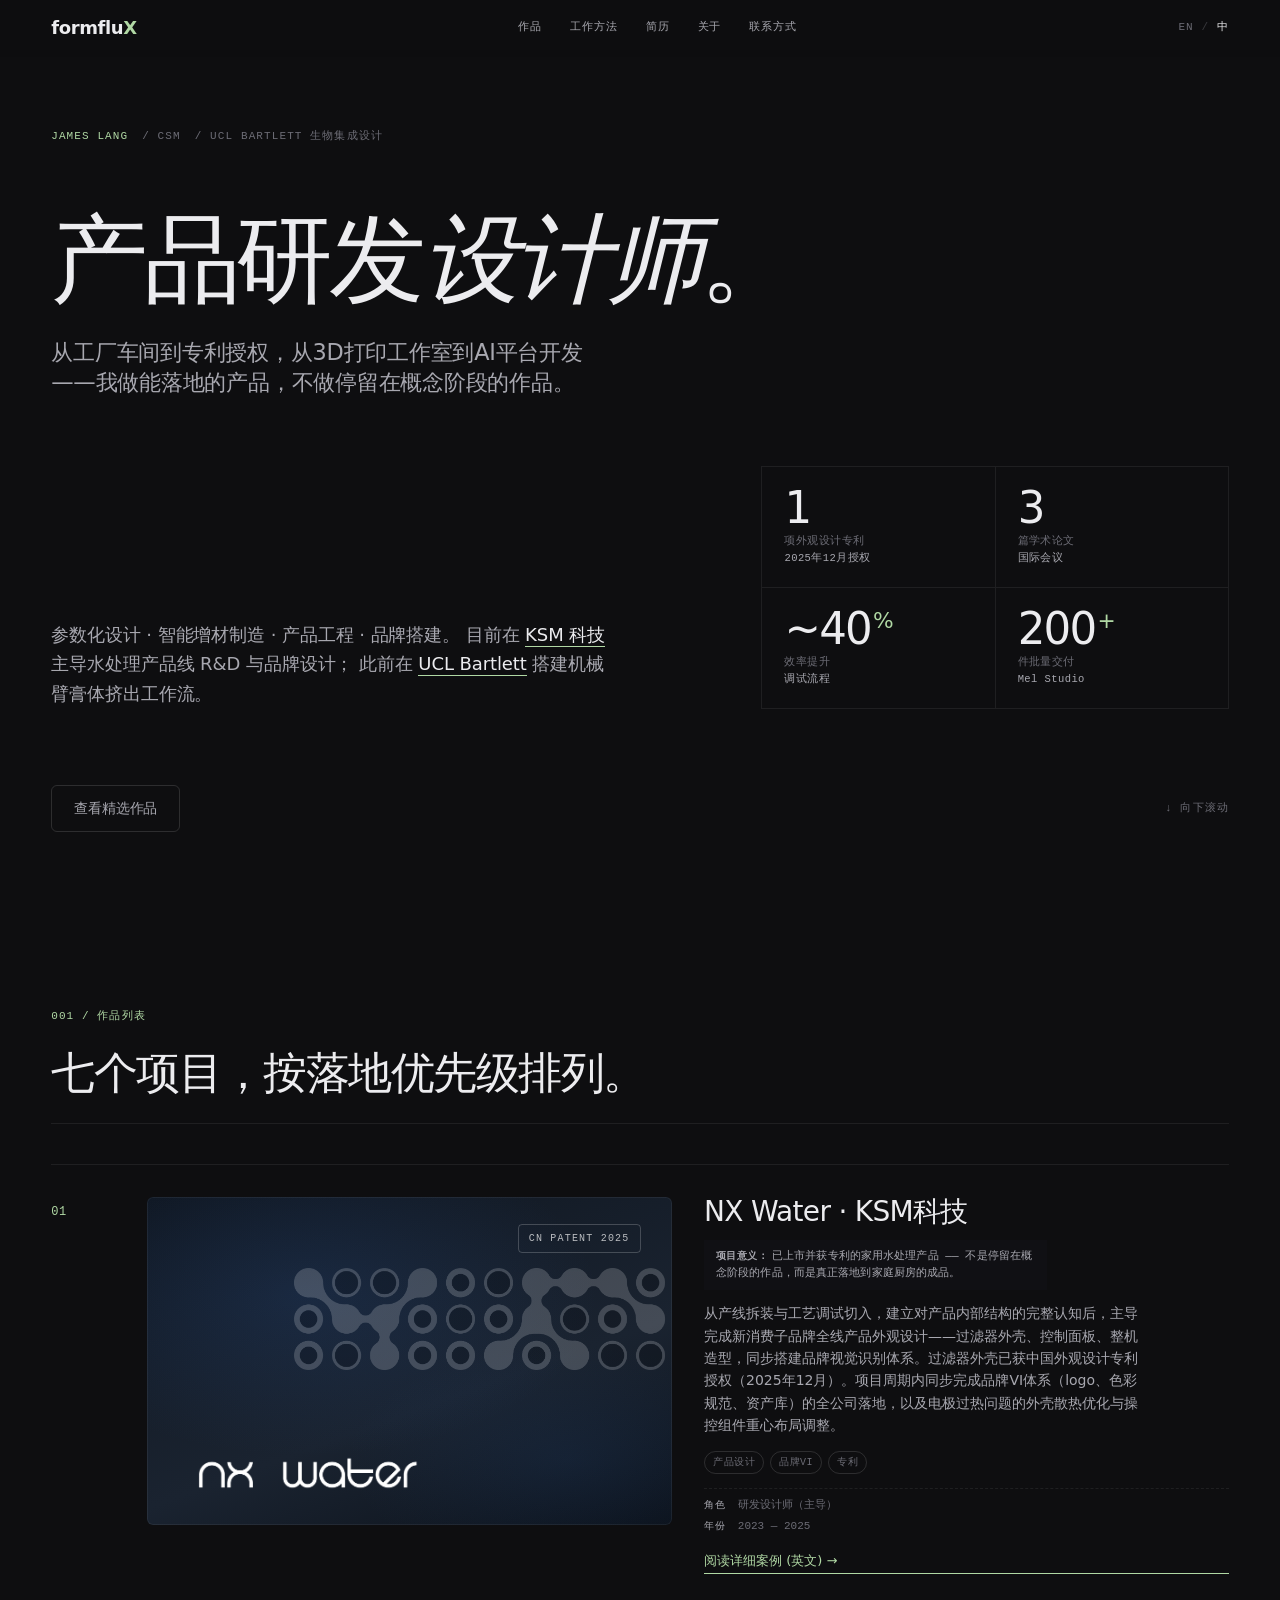
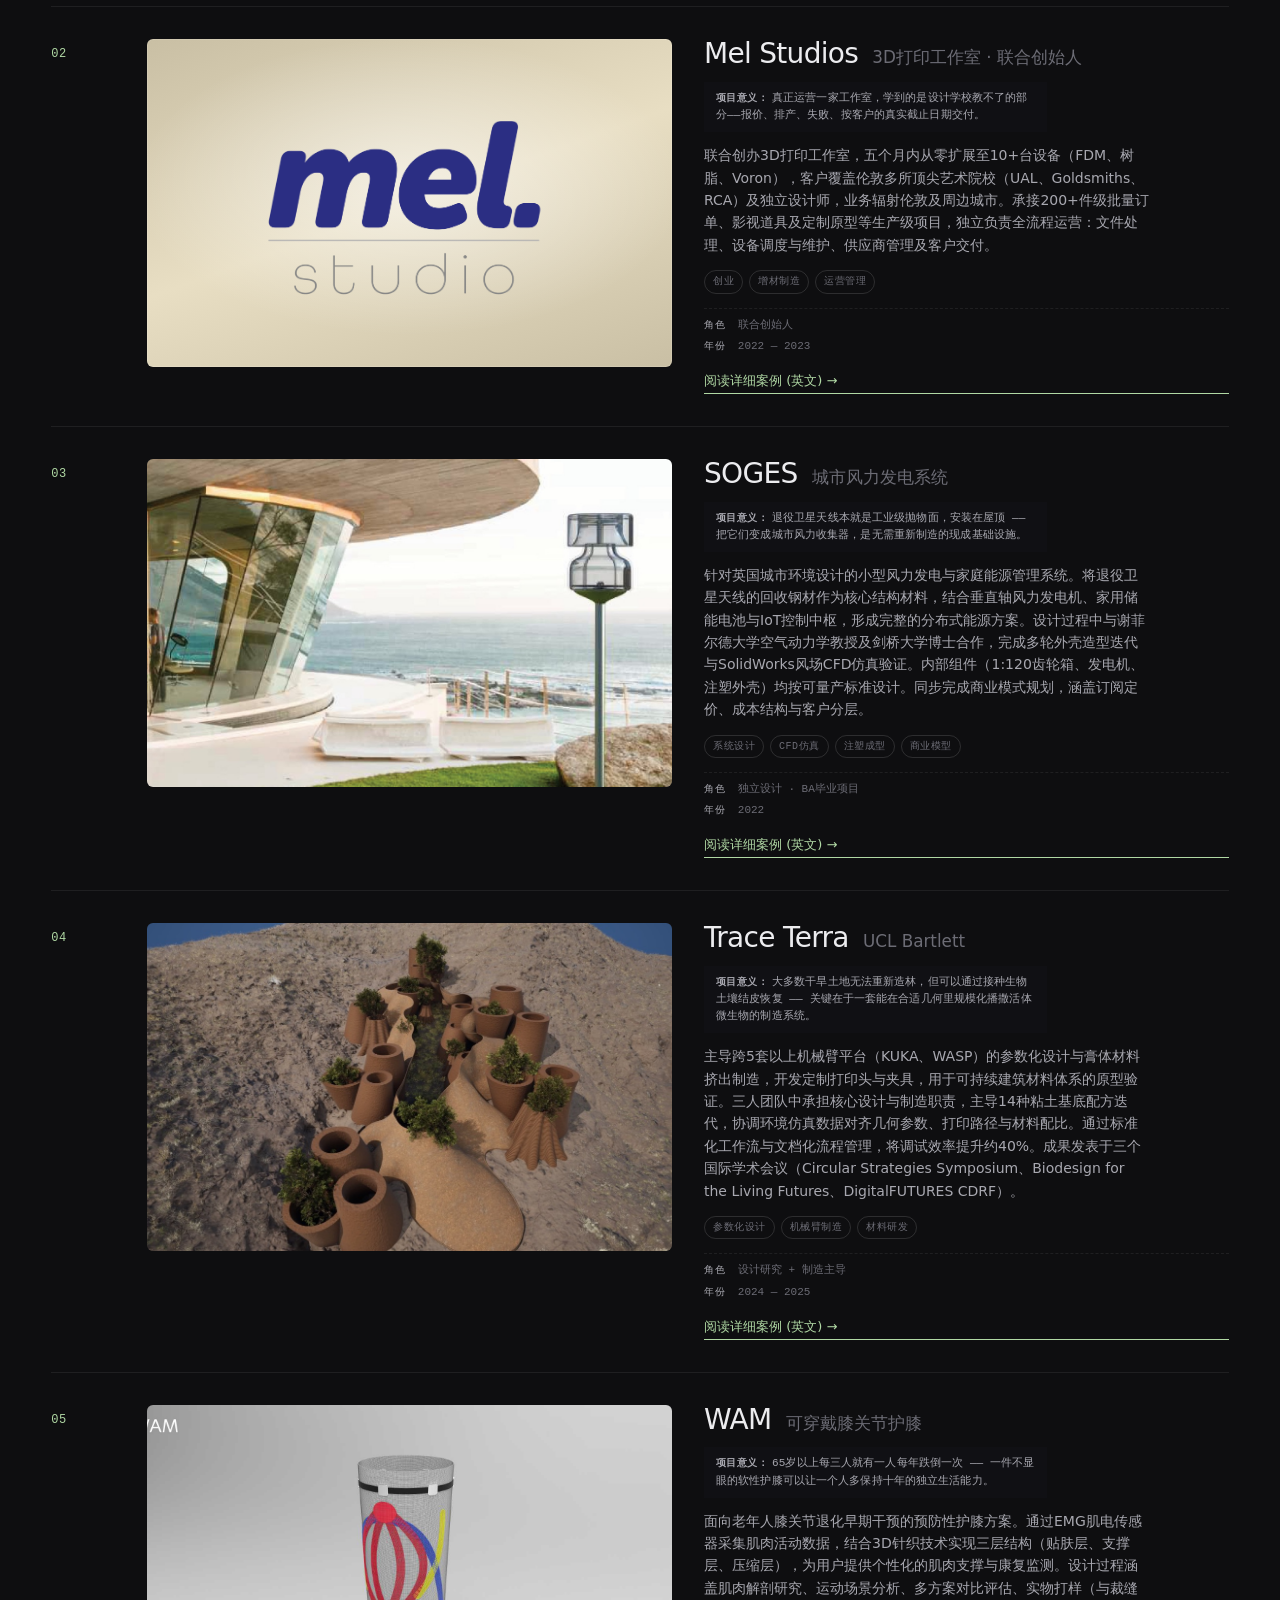
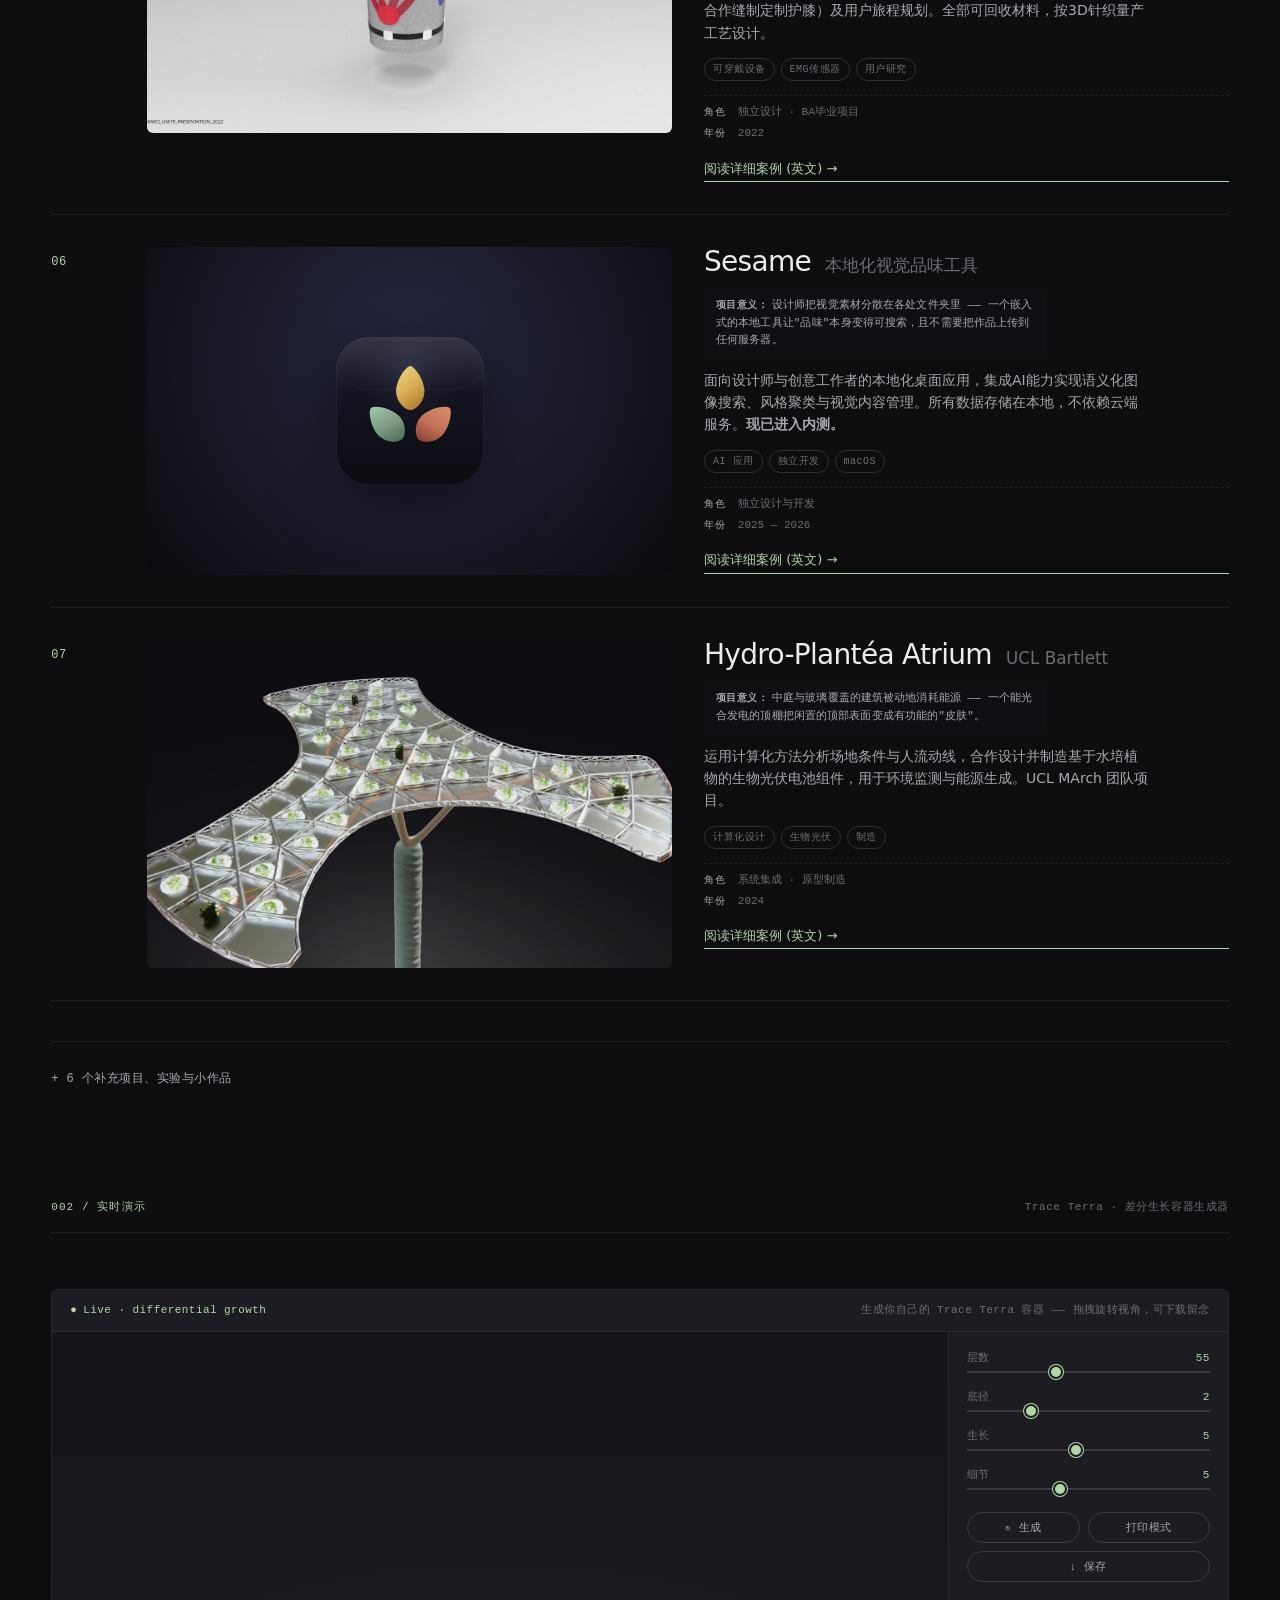
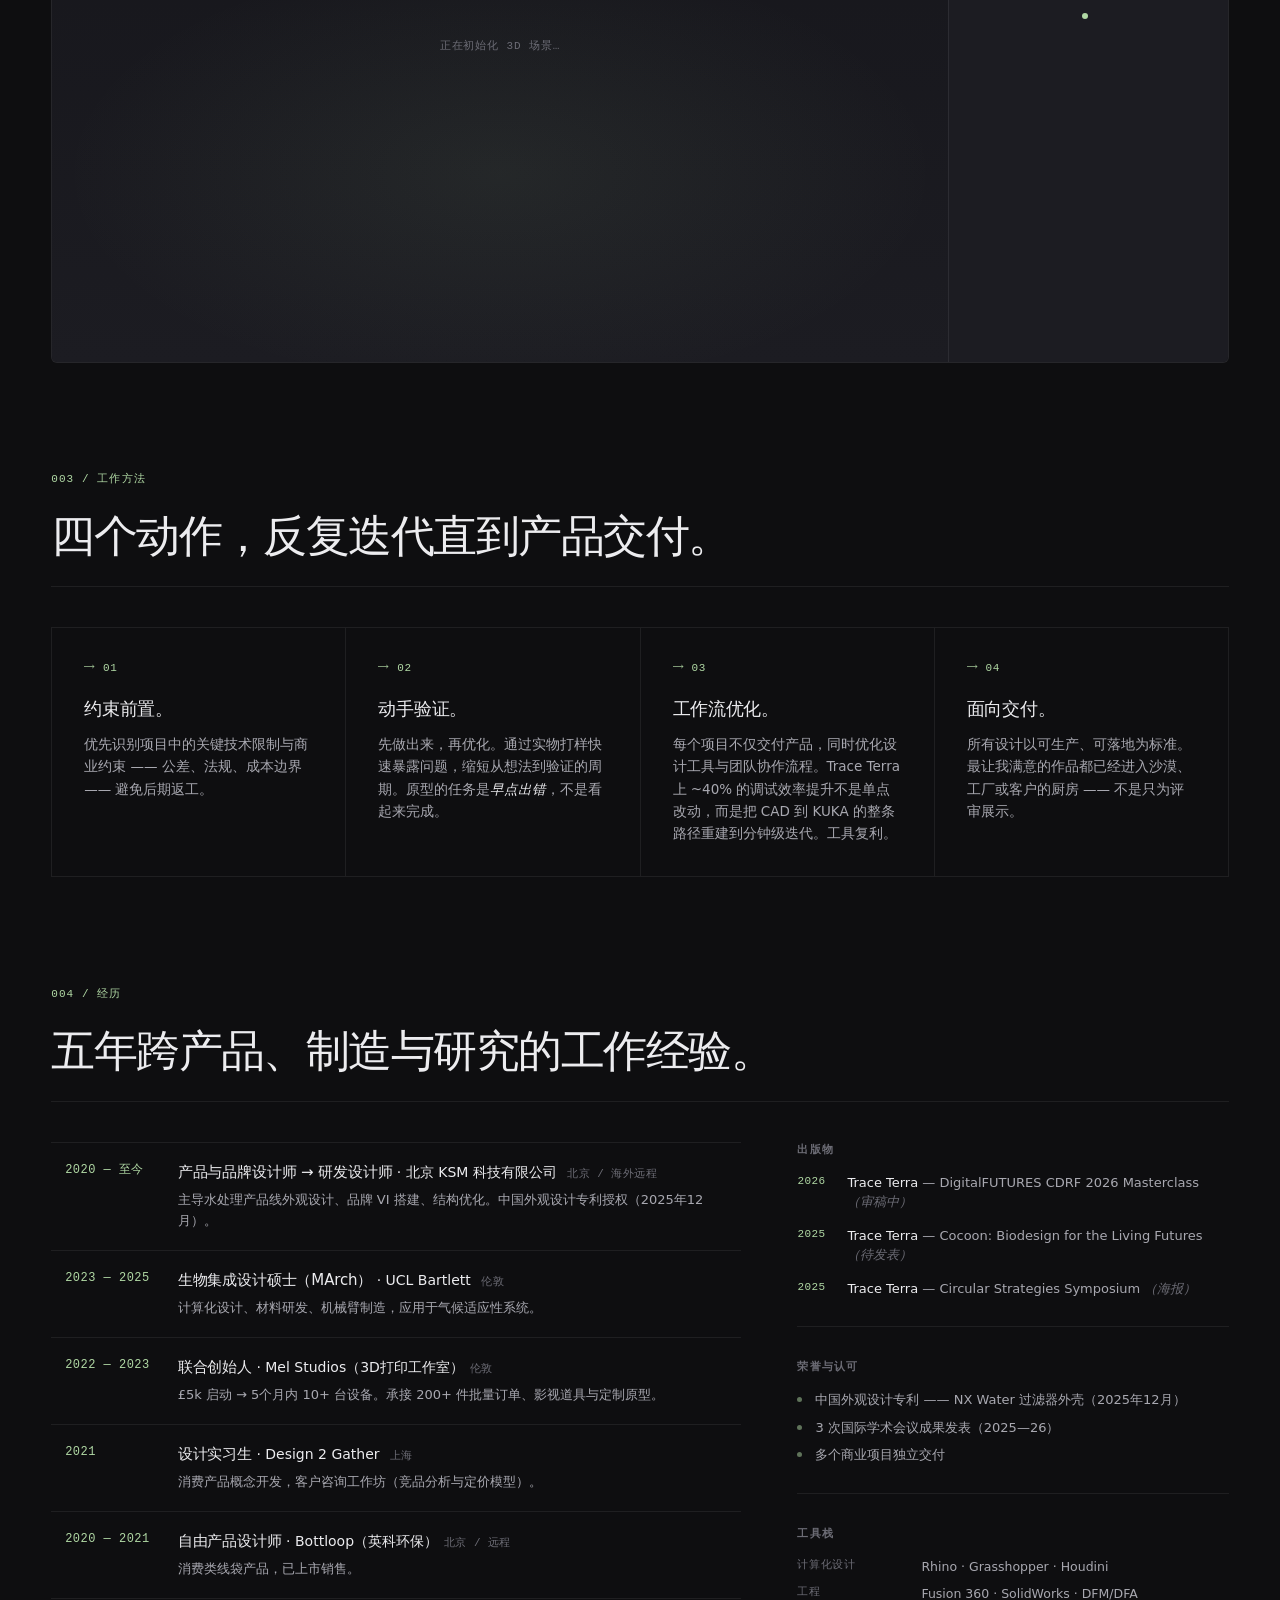
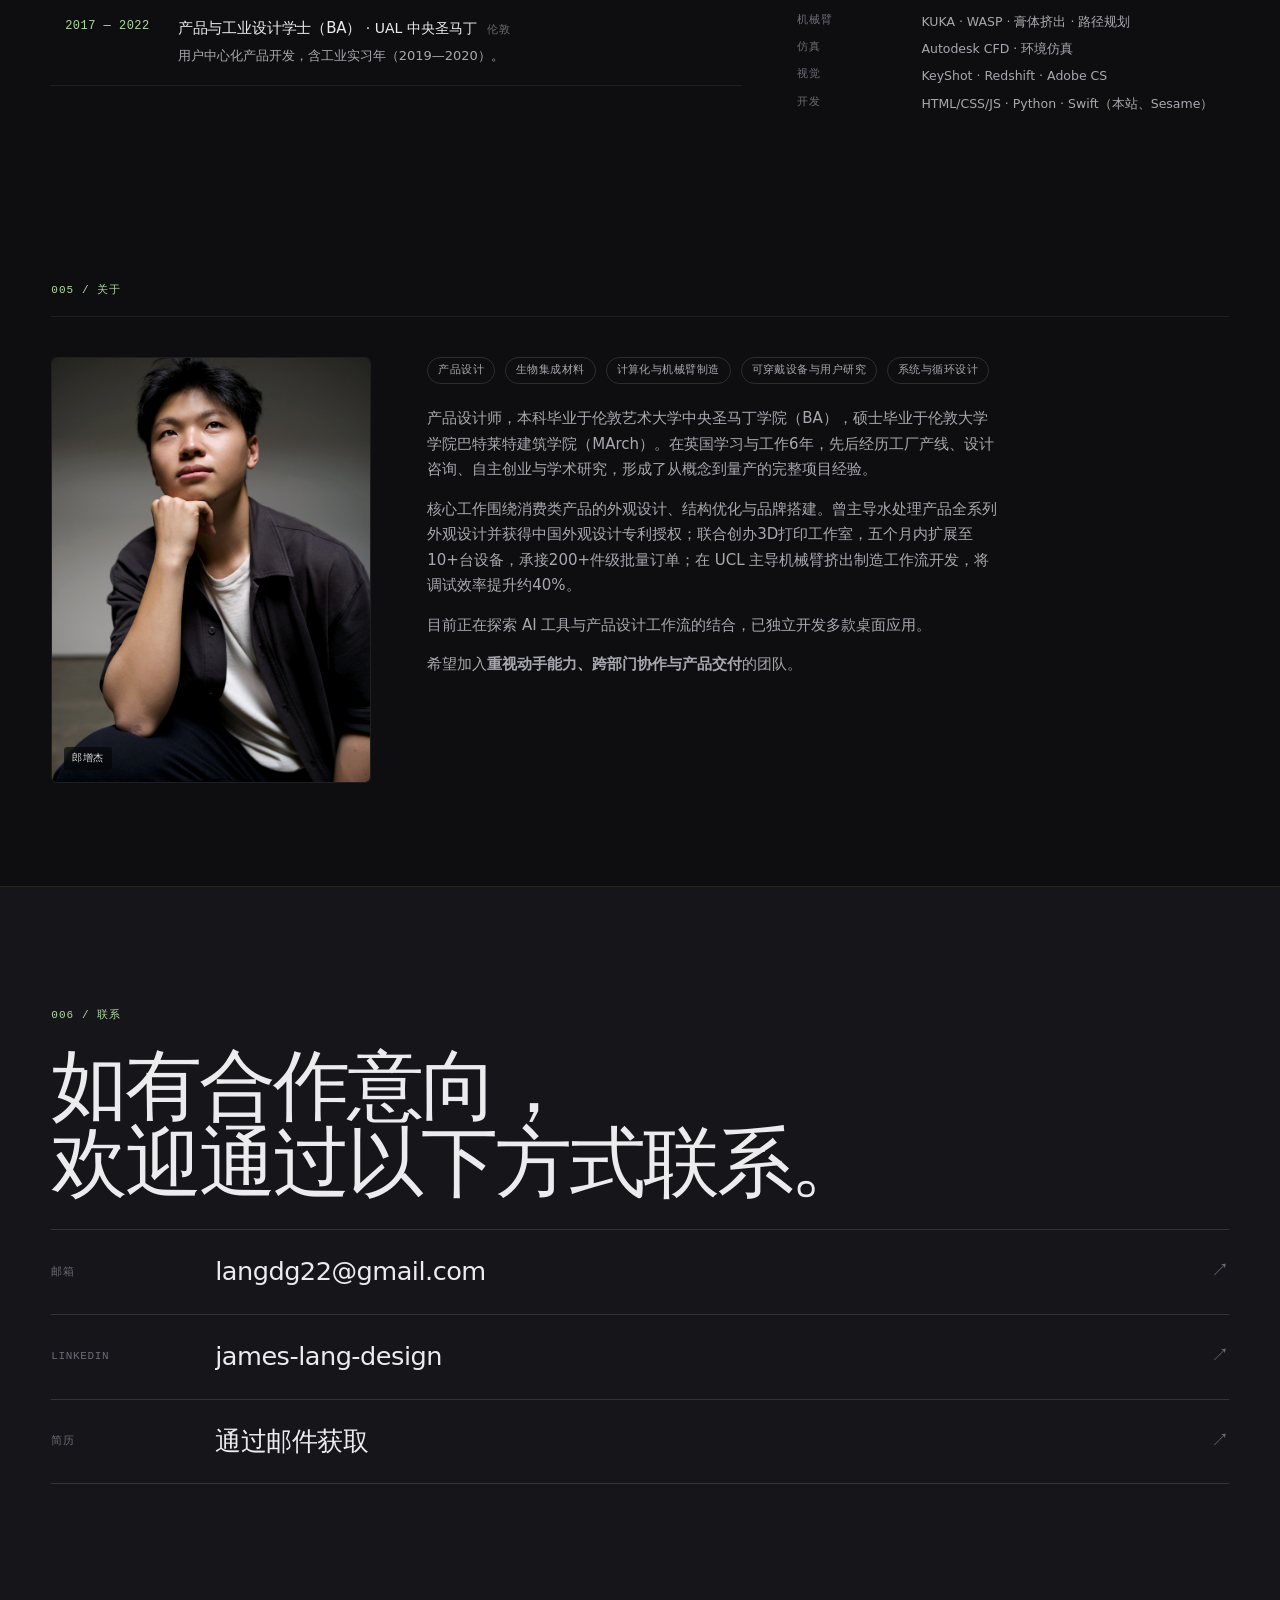
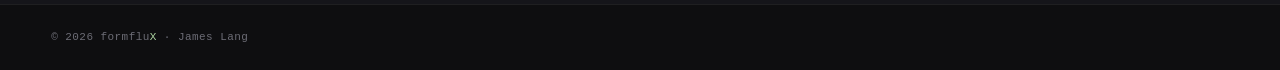
<file: index-zh.html>
<!DOCTYPE html>
<html lang="zh-CN" data-theme="dark" data-direction="editorial" data-density="comfy">
<head>
<meta charset="UTF-8">
<meta name="viewport" content="width=device-width, initial-scale=1.0">
<title>James Lang · 产品研发设计师 · formfluX</title>
<meta name="description" content="James Lang —— 产品研发设计师。从工厂车间到专利授权，从3D打印工作室到AI平台开发。参数化设计 · 智能增材制造 · 产品工程 · 品牌搭建。">
<link rel="alternate" hreflang="en" href="index.html">
<link rel="alternate" hreflang="zh" href="index-zh.html">
<link rel="stylesheet" href="portfolio.css?v=20260521">
<script type="importmap">
{
  "imports": {
    "three": "https://unpkg.com/three@0.160.0/build/three.module.js",
    "three/addons/": "https://unpkg.com/three@0.160.0/examples/jsm/"
  }
}
</script>
</head>
<body>

<!-- ============ NAV ============ -->
<header class="nav">
  <a href="#top" class="nav__logo">formflu<span class="x">X</span></a>
  <nav class="nav__links">
    <a href="#work">作品</a>
    <a href="#process">工作方法</a>
    <a href="#cv">简历</a>
    <a href="#about">关于</a>
    <a href="#contact">联系方式</a>
  </nav>
  <div class="nav__lang" aria-label="Language">
    <a href="index.html" class="nav__lang-link" hreflang="en">EN</a>
    <span class="nav__lang-sep">/</span>
    <span class="nav__lang-current" aria-current="true">中</span>
  </div>
  <button class="nav__menu-toggle" aria-label="打开菜单" aria-expanded="false" aria-controls="primary-nav">
    <span></span><span></span><span></span>
  </button>
</header>

<!-- ============ HERO ============ -->
<section id="top" class="hero">

  <div class="hero__meta">
    <span class="meta-tag">JAMES LANG</span>
    <span class="meta-tag">/ CSM</span>
    <span class="meta-tag">/ UCL BARTLETT 生物集成设计</span>
  </div>

  <h1 class="hero__title">
    产品研发<em>设计师</em>。
  </h1>
  <p class="hero__tagline">
    从工厂车间到专利授权，从3D打印工作室到AI平台开发——我做能落地的产品，不做停留在概念阶段的作品。
  </p>

  <div class="hero__split">
    <p class="hero__lede">
      参数化设计 · 智能增材制造 · 产品工程 · 品牌搭建。
      目前在 <a href="#proj-ksm" class="ilink">KSM 科技</a> 主导水处理产品线 R&amp;D 与品牌设计；
      此前在 <a href="#proj-trace" class="ilink">UCL Bartlett</a> 搭建机械臂膏体挤出工作流。
    </p>

    <aside class="hero__proof">
      <div class="proof-row">
        <span class="proof-num">1</span>
        <span class="proof-lbl">项外观设计专利<br><em>2025年12月授权</em></span>
      </div>
      <div class="proof-row">
        <span class="proof-num">3</span>
        <span class="proof-lbl">篇学术论文<br><em>国际会议</em></span>
      </div>
      <div class="proof-row">
        <span class="proof-num">~40<sub>%</sub></span>
        <span class="proof-lbl">效率提升<br><em>调试流程</em></span>
      </div>
      <div class="proof-row">
        <span class="proof-num">200<sub>+</sub></span>
        <span class="proof-lbl">件批量交付<br><em>Mel Studio</em></span>
      </div>
    </aside>
  </div>

  <div class="hero__bottom">
    <a href="#work" class="cta cta--ghost">查看精选作品</a>
    <span class="hero__caret">↓ 向下滚动</span>
  </div>

  <!-- background grid -->
  <div class="hero__grid" aria-hidden="true"></div>
</section>

<!-- ============ WORK GRID ============ -->
<section class="work" id="work">
  <header class="work__head">
    <span class="chrome-id">001 / 作品列表</span>
    <h2 class="work__h">七个项目，按落地优先级排列。</h2>
  </header>

  <ol class="work__list">

    <!-- 01 NX Water · KSM科技 -->
    <li class="proj" id="proj-ksm">
      <span class="proj__num">01</span>
      <div class="proj__media proj__media--ksm-brand">
        <a href="ksm-technologies.html">
          <img src="images/ksm/nxwater-logo.png" alt="NX Water 品牌标志 · KSM科技子品牌" class="ksm-brand-logo" loading="lazy">
        </a>
      </div>
      <div class="proj__body">
        <h3 class="proj__title"><a href="ksm-technologies.html">NX Water · KSM科技</a></h3>
        <p class="proj__why"><em>项目意义：</em>已上市并获专利的家用水处理产品 —— 不是停留在概念阶段的作品，而是真正落地到家庭厨房的成品。</p>
        <p class="proj__sub">从产线拆装与工艺调试切入，建立对产品内部结构的完整认知后，主导完成新消费子品牌全线产品外观设计——过滤器外壳、控制面板、整机造型，同步搭建品牌视觉识别体系。过滤器外壳已获中国外观设计专利授权（2025年12月）。项目周期内同步完成品牌VI体系（logo、色彩规范、资产库）的全公司落地，以及电极过热问题的外壳散热优化与操控组件重心布局调整。</p>
        <ul class="proj__tags">
          <li>产品设计</li><li>品牌VI</li><li>专利</li>
        </ul>
        <div class="proj__meta">
          <span><em>角色</em> 研发设计师（主导）</span>
          <span><em>年份</em> 2023 — 2025</span>
        </div>
        <a href="ksm-technologies.html" class="case-link">阅读详细案例 (英文) →</a>
      </div>
    </li>

    <!-- 02 Mel Studios -->
    <li class="proj" id="proj-mel">
      <span class="proj__num">02</span>
      <div class="proj__media proj__media--mel-brand">
        <a href="mel-studios.html">
          <img src="images/mel/logo.png" alt="mel. studio 品牌标志" class="mel-brand-logo" loading="lazy">
        </a>
      </div>
      <div class="proj__body">
        <h3 class="proj__title"><a href="mel-studios.html">Mel Studios <span class="proj__inline">3D打印工作室 · 联合创始人</span></a></h3>
        <p class="proj__why"><em>项目意义：</em>真正运营一家工作室，学到的是设计学校教不了的部分——报价、排产、失败、按客户的真实截止日期交付。</p>
        <p class="proj__sub">联合创办3D打印工作室，五个月内从零扩展至10+台设备（FDM、树脂、Voron），客户覆盖伦敦多所顶尖艺术院校（UAL、Goldsmiths、RCA）及独立设计师，业务辐射伦敦及周边城市。承接200+件级批量订单、影视道具及定制原型等生产级项目，独立负责全流程运营：文件处理、设备调度与维护、供应商管理及客户交付。</p>
        <ul class="proj__tags">
          <li>创业</li><li>增材制造</li><li>运营管理</li>
        </ul>
        <div class="proj__meta">
          <span><em>角色</em> 联合创始人</span>
          <span><em>年份</em> 2022 — 2023</span>
        </div>
        <a href="mel-studios.html" class="case-link">阅读详细案例 (英文) →</a>
      </div>
    </li>

    <!-- 03 SOGES -->
    <li class="proj" id="proj-soges">
      <span class="proj__num">03</span>
      <div class="proj__media">
        <a href="final-year-projects.html">
          <img src="images/final-year/hero-main.jpg" alt="SOGES — 利用退役卫星天线回收钢材的城市垂直轴风力发电系统" loading="lazy">
        </a>
      </div>
      <div class="proj__body">
        <h3 class="proj__title"><a href="final-year-projects.html">SOGES <span class="proj__inline">城市风力发电系统</span></a></h3>
        <p class="proj__why"><em>项目意义：</em>退役卫星天线本就是工业级抛物面，安装在屋顶 —— 把它们变成城市风力收集器，是无需重新制造的现成基础设施。</p>
        <p class="proj__sub">针对英国城市环境设计的小型风力发电与家庭能源管理系统。将退役卫星天线的回收钢材作为核心结构材料，结合垂直轴风力发电机、家用储能电池与IoT控制中枢，形成完整的分布式能源方案。设计过程中与谢菲尔德大学空气动力学教授及剑桥大学博士合作，完成多轮外壳造型迭代与SolidWorks风场CFD仿真验证。内部组件（1:120齿轮箱、发电机、注塑外壳）均按可量产标准设计。同步完成商业模式规划，涵盖订阅定价、成本结构与客户分层。</p>
        <ul class="proj__tags">
          <li>系统设计</li><li>CFD仿真</li><li>注塑成型</li><li>商业模型</li>
        </ul>
        <div class="proj__meta">
          <span><em>角色</em> 独立设计 · BA毕业项目</span>
          <span><em>年份</em> 2022</span>
        </div>
        <a href="final-year-projects.html" class="case-link">阅读详细案例 (英文) →</a>
      </div>
    </li>

    <!-- 04 Trace Terra -->
    <li class="proj" id="proj-trace">
      <span class="proj__num">04</span>
      <div class="proj__media">
        <a href="trace-terra.html">
          <img src="images/trace-terra/hero-main.jpg" alt="Trace Terra —— 机械臂挤出的粘土容器，在西班牙塔贝纳斯沙漠斜坡上接种生物土壤结皮" loading="lazy">
        </a>
      </div>
      <div class="proj__body">
        <h3 class="proj__title"><a href="trace-terra.html">Trace Terra <span class="proj__inline">UCL Bartlett</span></a></h3>
        <p class="proj__why"><em>项目意义：</em>大多数干旱土地无法重新造林，但可以通过接种生物土壤结皮恢复 —— 关键在于一套能在合适几何里规模化播撒活体微生物的制造系统。</p>
        <p class="proj__sub">主导跨5套以上机械臂平台（KUKA、WASP）的参数化设计与膏体材料挤出制造，开发定制打印头与夹具，用于可持续建筑材料体系的原型验证。三人团队中承担核心设计与制造职责，主导14种粘土基底配方迭代，协调环境仿真数据对齐几何参数、打印路径与材料配比。通过标准化工作流与文档化流程管理，将调试效率提升约40%。成果发表于三个国际学术会议（Circular Strategies Symposium、Biodesign for the Living Futures、DigitalFUTURES CDRF）。</p>
        <ul class="proj__tags">
          <li>参数化设计</li><li>机械臂制造</li><li>材料研发</li>
        </ul>
        <div class="proj__meta">
          <span><em>角色</em> 设计研究 + 制造主导</span>
          <span><em>年份</em> 2024 — 2025</span>
        </div>
        <a href="trace-terra.html" class="case-link">阅读详细案例 (英文) →</a>
      </div>
    </li>

    <!-- 05 WAM -->
    <li class="proj" id="proj-wam">
      <span class="proj__num">05</span>
      <div class="proj__media">
        <a href="final-year-projects.html">
          <img src="images/final-year/wam-product.jpg" alt="WAM —— 面向老年人膝关节早期干预的可穿戴护膝" loading="lazy">
        </a>
      </div>
      <div class="proj__body">
        <h3 class="proj__title"><a href="final-year-projects.html">WAM <span class="proj__inline">可穿戴膝关节护膝</span></a></h3>
        <p class="proj__why"><em>项目意义：</em>65岁以上每三人就有一人每年跌倒一次 —— 一件不显眼的软性护膝可以让一个人多保持十年的独立生活能力。</p>
        <p class="proj__sub">面向老年人膝关节退化早期干预的预防性护膝方案。通过EMG肌电传感器采集肌肉活动数据，结合3D针织技术实现三层结构（贴肤层、支撑层、压缩层），为用户提供个性化的肌肉支撑与康复监测。设计过程涵盖肌肉解剖研究、运动场景分析、多方案对比评估、实物打样（与裁缝合作缝制定制护膝）及用户旅程规划。全部可回收材料，按3D针织量产工艺设计。</p>
        <ul class="proj__tags">
          <li>可穿戴设备</li><li>EMG传感器</li><li>用户研究</li>
        </ul>
        <div class="proj__meta">
          <span><em>角色</em> 独立设计 · BA毕业项目</span>
          <span><em>年份</em> 2022</span>
        </div>
        <a href="final-year-projects.html" class="case-link">阅读详细案例 (英文) →</a>
      </div>
    </li>

    <!-- 06 Sesame -->
    <li class="proj" id="proj-sesame">
      <span class="proj__num">06</span>
      <div class="proj__media proj__media--sesame">
        <a href="sesame.html">
          <img src="images/sesame/logo.svg" alt="Sesame 应用图标" class="sesame-logo">
        </a>
      </div>
      <div class="proj__body">
        <h3 class="proj__title"><a href="sesame.html">Sesame <span class="proj__inline">本地化视觉品味工具</span></a></h3>
        <p class="proj__why"><em>项目意义：</em>设计师把视觉素材分散在各处文件夹里 —— 一个嵌入式的本地工具让"品味"本身变得可搜索，且不需要把作品上传到任何服务器。</p>
        <p class="proj__sub">面向设计师与创意工作者的本地化桌面应用，集成AI能力实现语义化图像搜索、风格聚类与视觉内容管理。所有数据存储在本地，不依赖云端服务。<strong>现已进入内测。</strong></p>
        <ul class="proj__tags">
          <li>AI 应用</li><li>独立开发</li><li>macOS</li>
        </ul>
        <div class="proj__meta">
          <span><em>角色</em> 独立设计与开发</span>
          <span><em>年份</em> 2025 — 2026</span>
        </div>
        <a href="sesame.html" class="case-link">阅读详细案例 (英文) →</a>
      </div>
    </li>

    <!-- 07 Hydro-Plantea Atrium -->
    <li class="proj" id="proj-hydro">
      <span class="proj__num">07</span>
      <div class="proj__media">
        <a href="hydro-plantea.html">
          <img src="images/hydro-plantea/vision-column-detail.jpg" alt="Hydro-Plantéa Atrium —— 集成水培植物生物光伏电池的中庭顶棚" loading="lazy">
        </a>
      </div>
      <div class="proj__body">
        <h3 class="proj__title"><a href="hydro-plantea.html">Hydro-Plantéa Atrium <span class="proj__inline">UCL Bartlett</span></a></h3>
        <p class="proj__why"><em>项目意义：</em>中庭与玻璃覆盖的建筑被动地消耗能源 —— 一个能光合发电的顶棚把闲置的顶部表面变成有功能的"皮肤"。</p>
        <p class="proj__sub">运用计算化方法分析场地条件与人流动线，合作设计并制造基于水培植物的生物光伏电池组件，用于环境监测与能源生成。UCL MArch 团队项目。</p>
        <ul class="proj__tags">
          <li>计算化设计</li><li>生物光伏</li><li>制造</li>
        </ul>
        <div class="proj__meta">
          <span><em>角色</em> 系统集成 · 原型制造</span>
          <span><em>年份</em> 2024</span>
        </div>
        <a href="hydro-plantea.html" class="case-link">阅读详细案例 (英文) →</a>
      </div>
    </li>

  </ol>

  <details class="other-fold">
    <summary>+ 6 个补充项目、实验与小作品</summary>
    <div class="other-grid">
      <article><h4>vasé — 室内园艺工具</h4><p>RSA竞赛项目。受盆景与花道启发的室内种植工具套装。</p></article>
      <article><h4>Heat Hatch — 折叠电磁炉</h4><p>紧凑型感应电磁炉，集成油烟吸排与照明。Design 2 Gather，上海。</p></article>
      <article><h4>Blend Box — 多功能搅拌站</h4><p>台面搅拌器收纳系统，整合配件存放与降噪功能。</p></article>
      <article><h4>产品渲染与CMF</h4><p>KeyShot与Redshift可视化作品，涵盖客户项目与个人项目。</p></article>
      <article><h4>本站设计与开发</h4><p>纯HTML/CSS/JS开发，中英双语，深色/浅色主题切换。</p></article>
      <article><h4>AI工作流实验</h4><p>LLM与计算机视觉在设计研究与参数化探索中的实际应用。</p></article>
    </div>
  </details>
</section>

<!-- ============ LIVE DEMO (Trace Terra differential growth) ============ -->
<section class="featured" id="vessel-demo-section">
  <div class="featured__chrome">
    <span class="chrome-id">002 / 实时演示</span>
    <span class="chrome-meta">Trace Terra · 差分生长容器生成器</span>
  </div>

  <div class="featured__demo" id="vessel-demo">
    <div class="demo__chrome">
      <span class="demo__title">Live · differential growth</span>
      <span class="demo__hint">生成你自己的 Trace Terra 容器 —— 拖拽旋转视角，可下载留念</span>
    </div>
    <div class="demo__stage demo__stage--3d">
      <div id="vessel-canvas" class="vessel-canvas">
        <div class="vessel-canvas__placeholder" id="vessel-placeholder">
          <span>正在初始化 3D 场景…</span>
        </div>
      </div>
      <div class="demo__controls">
        <label><span>层数</span><input type="range" min="30" max="100" value="55" step="1" data-key="layers"><output data-out="layers">55</output></label>
        <label><span>底径</span><input type="range" min="1" max="5" value="2" step="0.25" data-key="base"><output data-out="base">2</output></label>
        <label><span>生长</span><input type="range" min="1" max="10" value="5" step="0.5" data-key="growth"><output data-out="growth">5</output></label>
        <label><span>细节</span><input type="range" min="2" max="10" value="5" step="0.5" data-key="detail"><output data-out="detail">5</output></label>
        <div class="demo__btn-row">
          <button type="button" class="demo__reset" id="vessel-generate" aria-label="生成新容器">↻ 生成</button>
          <button type="button" class="demo__reset" id="vessel-mode" aria-label="切换渲染模式">打印模式</button>
          <button type="button" class="demo__reset" id="vessel-download" aria-label="下载 PNG">↓ 保存</button>
        </div>
        <div class="demo__printinfo" id="vessel-printinfo" aria-live="polite"></div>
      </div>
    </div>
  </div>
</section>

<!-- ============ PROCESS / 工作方法 ============ -->
<section class="process" id="process">
  <header class="proc__head">
    <span class="chrome-id">003 / 工作方法</span>
    <h2 class="proc__h">四个动作，反复迭代直到产品交付。</h2>
  </header>

  <ol class="proc__list">
    <li>
      <span class="proc__num">⟶ 01</span>
      <h3>约束前置。</h3>
      <p>优先识别项目中的关键技术限制与商业约束 —— 公差、法规、成本边界 —— 避免后期返工。</p>
    </li>
    <li>
      <span class="proc__num">⟶ 02</span>
      <h3>动手验证。</h3>
      <p>先做出来，再优化。通过实物打样快速暴露问题，缩短从想法到验证的周期。原型的任务是<em>早点出错</em>，不是看起来完成。</p>
    </li>
    <li>
      <span class="proc__num">⟶ 03</span>
      <h3>工作流优化。</h3>
      <p>每个项目不仅交付产品，同时优化设计工具与团队协作流程。Trace Terra 上 ~40% 的调试效率提升不是单点改动，而是把 CAD 到 KUKA 的整条路径重建到分钟级迭代。工具复利。</p>
    </li>
    <li>
      <span class="proc__num">⟶ 04</span>
      <h3>面向交付。</h3>
      <p>所有设计以可生产、可落地为标准。最让我满意的作品都已经进入沙漠、工厂或客户的厨房 —— 不是只为评审展示。</p>
    </li>
  </ol>
</section>

<!-- ============ CV / 经历 ============ -->
<section class="cv" id="cv">
  <header class="cv__head">
    <span class="chrome-id">004 / 经历</span>
    <h2 class="cv__h">五年跨产品、制造与研究的工作经验。</h2>
  </header>

  <div class="cv__grid">
    <div class="cv__col cv__col--exp">
      <table class="cv-table">
        <tr><td class="cv-yr">2020 — 至今</td><td class="cv-role"><strong>产品与品牌设计师 → 研发设计师</strong> &middot; 北京 KSM 科技有限公司 <span>北京 / 海外远程</span><p>主导水处理产品线外观设计、品牌 VI 搭建、结构优化。中国外观设计专利授权（2025年12月）。</p></td></tr>
        <tr><td class="cv-yr">2023 — 2025</td><td class="cv-role"><strong>生物集成设计硕士（MArch）</strong> &middot; UCL Bartlett <span>伦敦</span><p>计算化设计、材料研发、机械臂制造，应用于气候适应性系统。</p></td></tr>
        <tr><td class="cv-yr">2022 — 2023</td><td class="cv-role"><strong>联合创始人</strong> &middot; Mel Studios（3D打印工作室）<span>伦敦</span><p>£5k 启动 → 5个月内 10+ 台设备。承接 200+ 件批量订单、影视道具与定制原型。</p></td></tr>
        <tr><td class="cv-yr">2021</td><td class="cv-role"><strong>设计实习生</strong> &middot; Design 2 Gather <span>上海</span><p>消费产品概念开发，客户咨询工作坊（竞品分析与定价模型）。</p></td></tr>
        <tr><td class="cv-yr">2020 — 2021</td><td class="cv-role"><strong>自由产品设计师</strong> &middot; Bottloop（英科环保）<span>北京 / 远程</span><p>消费类线袋产品，已上市销售。</p></td></tr>
        <tr><td class="cv-yr">2017 — 2022</td><td class="cv-role"><strong>产品与工业设计学士（BA）</strong> &middot; UAL 中央圣马丁 <span>伦敦</span><p>用户中心化产品开发，含工业实习年（2019—2020）。</p></td></tr>
      </table>
    </div>

    <aside class="cv__col cv__col--side">

      <div class="cv-block">
        <h4>出版物</h4>
        <ul class="pubs">
          <li><span class="pub-yr">2026</span> <strong>Trace Terra</strong> — DigitalFUTURES CDRF 2026 Masterclass <em>（审稿中）</em></li>
          <li><span class="pub-yr">2025</span> <strong>Trace Terra</strong> — Cocoon: Biodesign for the Living Futures <em>（待发表）</em></li>
          <li><span class="pub-yr">2025</span> <strong>Trace Terra</strong> — Circular Strategies Symposium <em>（海报）</em></li>
        </ul>
      </div>

      <div class="cv-block">
        <h4>荣誉与认可</h4>
        <ul class="dot-list">
          <li>中国外观设计专利 —— NX Water 过滤器外壳（2025年12月）</li>
          <li>3 次国际学术会议成果发表（2025—26）</li>
          <li>多个商业项目独立交付</li>
        </ul>
      </div>

      <div class="cv-block">
        <h4>工具栈</h4>
        <div class="stack">
          <div><span>计算化设计</span> Rhino · Grasshopper · Houdini</div>
          <div><span>工程</span> Fusion 360 · SolidWorks · DFM/DFA</div>
          <div><span>机械臂</span> KUKA · WASP · 膏体挤出 · 路径规划</div>
          <div><span>仿真</span> Autodesk CFD · 环境仿真</div>
          <div><span>视觉</span> KeyShot · Redshift · Adobe CS</div>
          <div><span>开发</span> HTML/CSS/JS · Python · Swift（本站、Sesame）</div>
        </div>
      </div>

    </aside>
  </div>
</section>

<!-- ============ ABOUT / 关于 ============ -->
<section class="about" id="about">
  <header class="about__head">
    <span class="chrome-id">005 / 关于</span>
  </header>
  <div class="about__grid">
    <div class="about__photo">
      <img src="images/about-photo.jpg" alt="郎增杰">
      <span class="photo-cap">郎增杰</span>
    </div>
    <div class="about__text">
      <ul class="about__skills" aria-label="实践方向">
        <li>产品设计</li>
        <li>生物集成材料</li>
        <li>计算化与机械臂制造</li>
        <li>可穿戴设备与用户研究</li>
        <li>系统与循环设计</li>
      </ul>
      <p>产品设计师，本科毕业于伦敦艺术大学中央圣马丁学院（BA），硕士毕业于伦敦大学学院巴特莱特建筑学院（MArch）。在英国学习与工作6年，先后经历工厂产线、设计咨询、自主创业与学术研究，形成了从概念到量产的完整项目经验。</p>
      <p>核心工作围绕消费类产品的外观设计、结构优化与品牌搭建。曾主导水处理产品全系列外观设计并获得中国外观设计专利授权；联合创办3D打印工作室，五个月内扩展至10+台设备，承接200+件级批量订单；在 UCL 主导机械臂挤出制造工作流开发，将调试效率提升约40%。</p>
      <p>目前正在探索 AI 工具与产品设计工作流的结合，已独立开发多款桌面应用。</p>
      <p>希望加入<strong>重视动手能力、跨部门协作与产品交付</strong>的团队。</p>
    </div>
  </div>
</section>

<!-- ============ CONTACT / 联系方式 ============ -->
<section class="contact" id="contact">
  <div class="contact__inner">
    <p class="contact__kicker">006 / 联系</p>
    <h2 class="contact__h">如有合作意向，<br>欢迎通过以下方式联系。</h2>
    <div class="contact__rows">
      <a href="mailto:langdg22@gmail.com" class="contact-row">
        <span class="cr-lbl">邮箱</span>
        <span class="cr-val">langdg22@gmail.com</span>
        <span class="cr-arr">↗</span>
      </a>
      <a href="https://linkedin.com/in/james-lang-design" class="contact-row" target="_blank" rel="noopener">
        <span class="cr-lbl">LinkedIn</span>
        <span class="cr-val">james-lang-design</span>
        <span class="cr-arr">↗</span>
      </a>
      <a href="mailto:langdg22@gmail.com?subject=简历获取" class="contact-row">
        <span class="cr-lbl">简历</span>
        <span class="cr-val">通过邮件获取</span>
        <span class="cr-arr">↗</span>
      </a>
    </div>
  </div>
</section>

<footer class="foot">
  <span>© 2026 formflu<span class="x">X</span> &middot; James Lang</span>
</footer>

<script src="portfolio.js"></script>
</body>
</html>
</file>
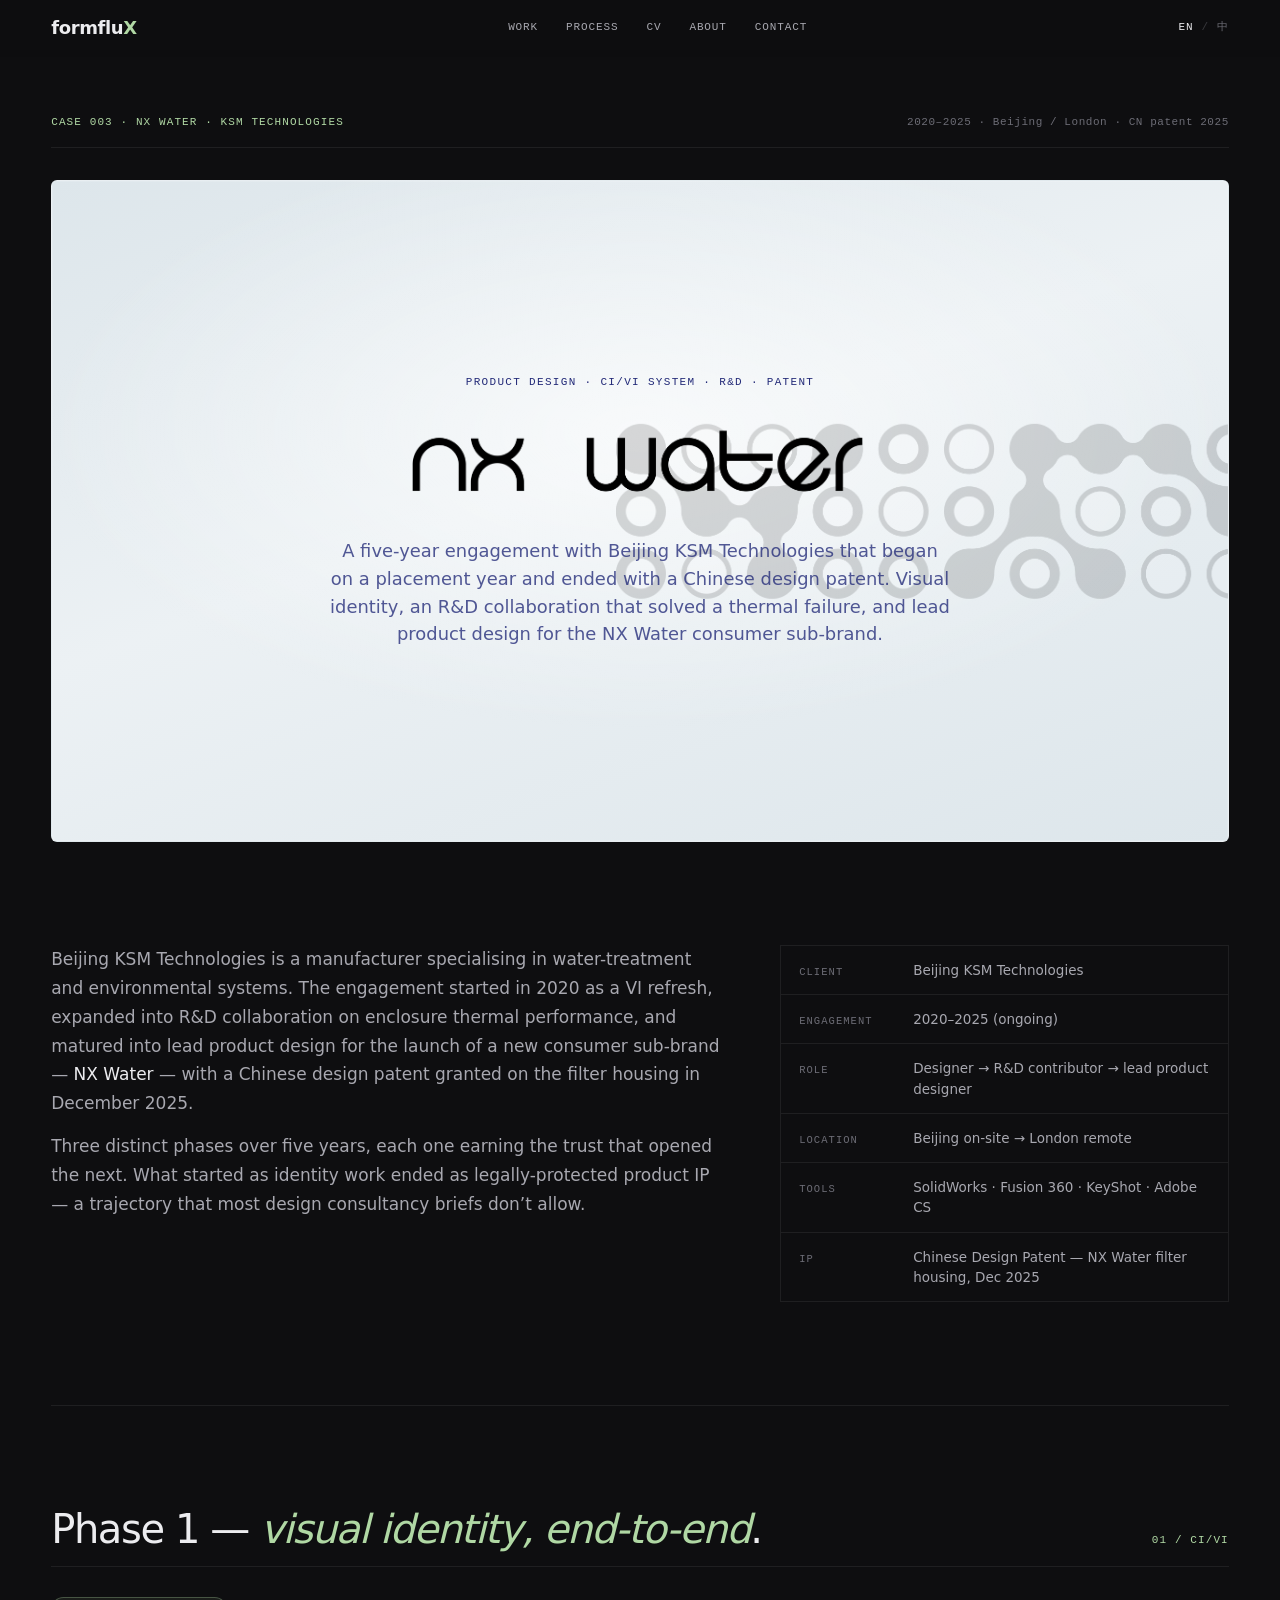
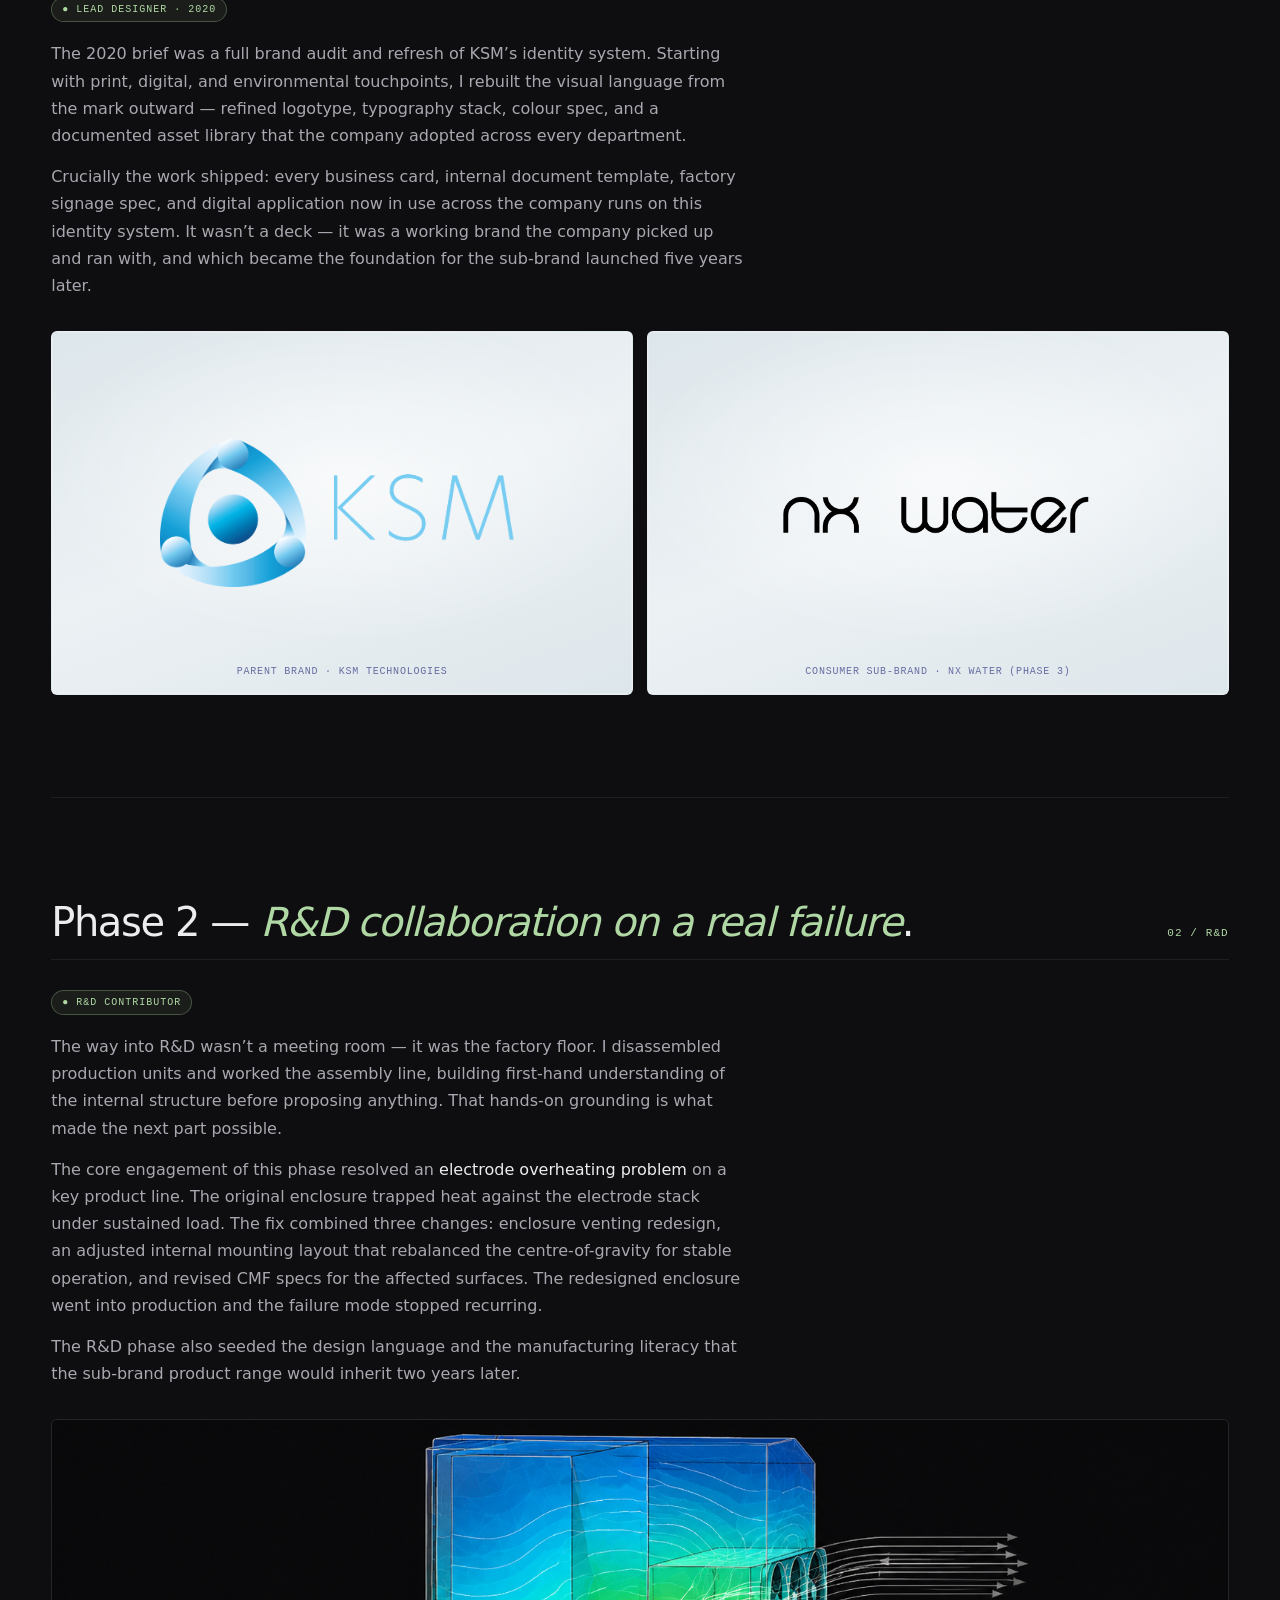
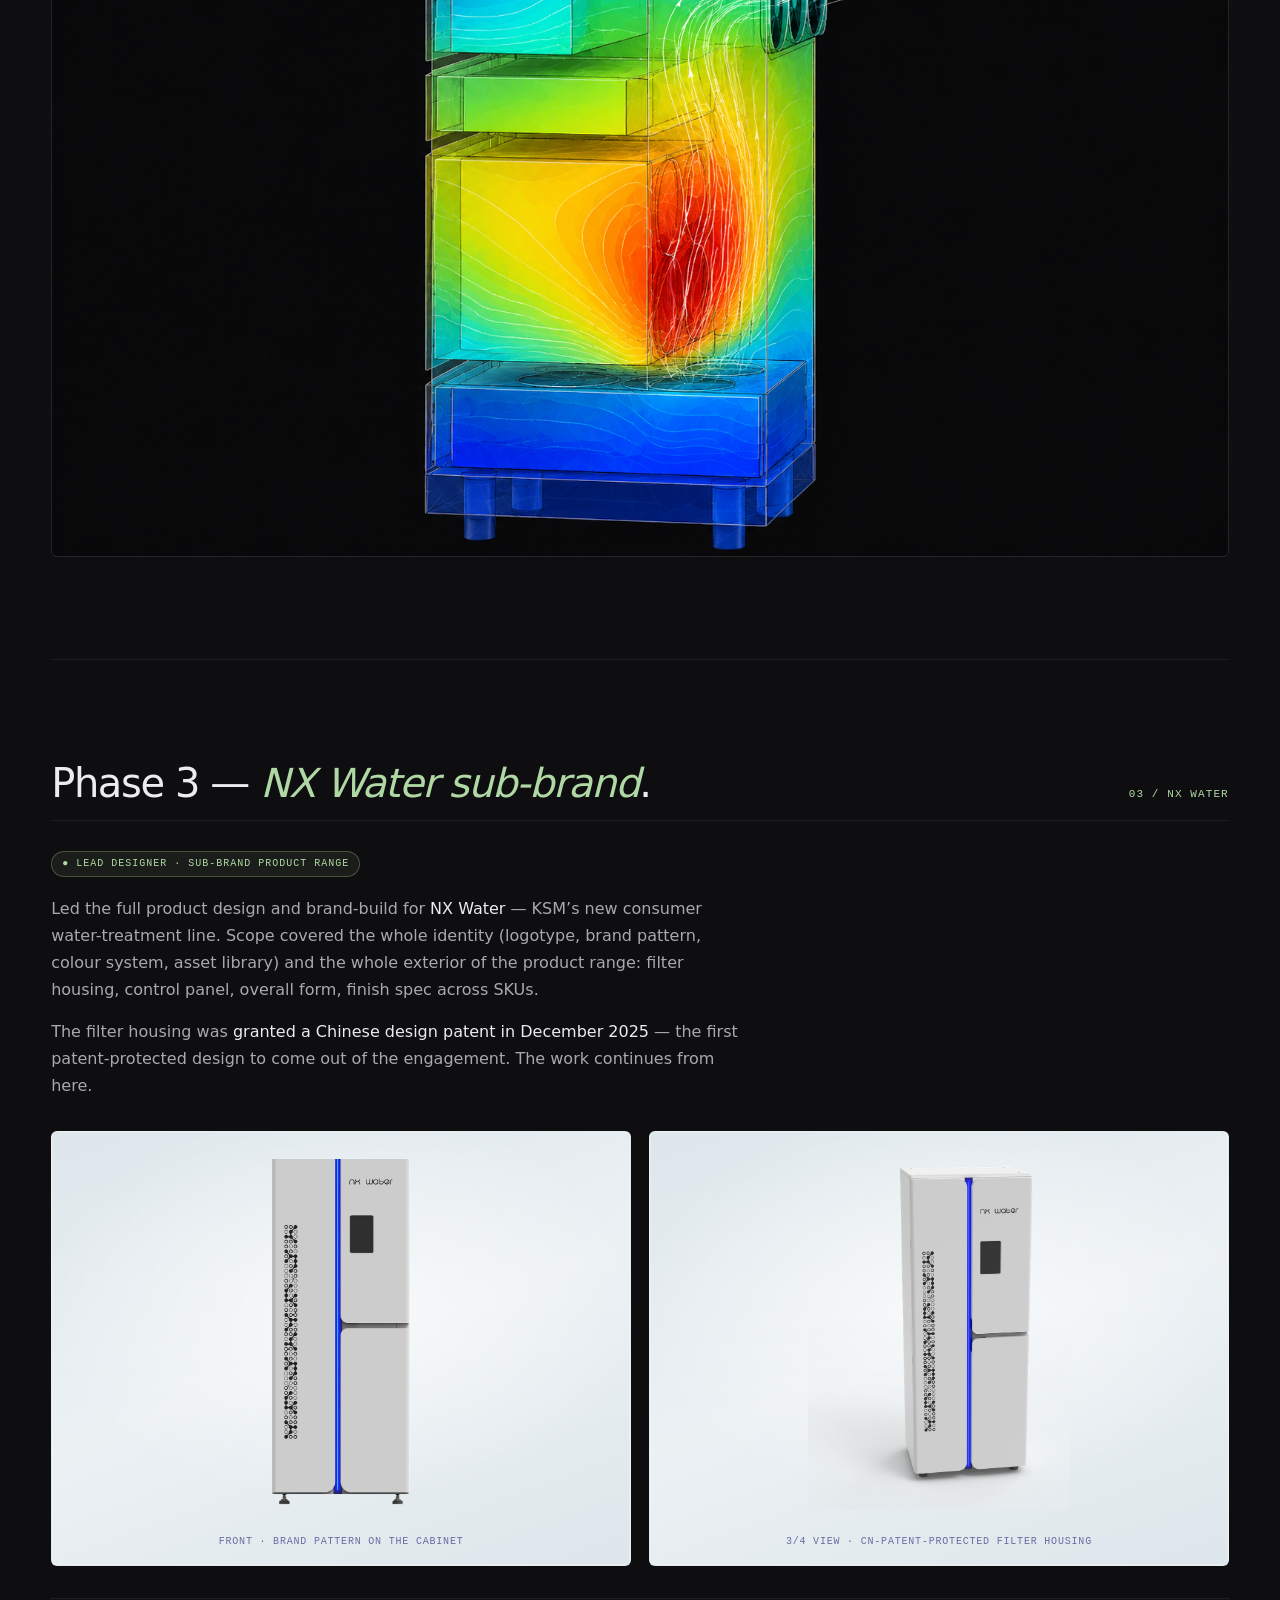
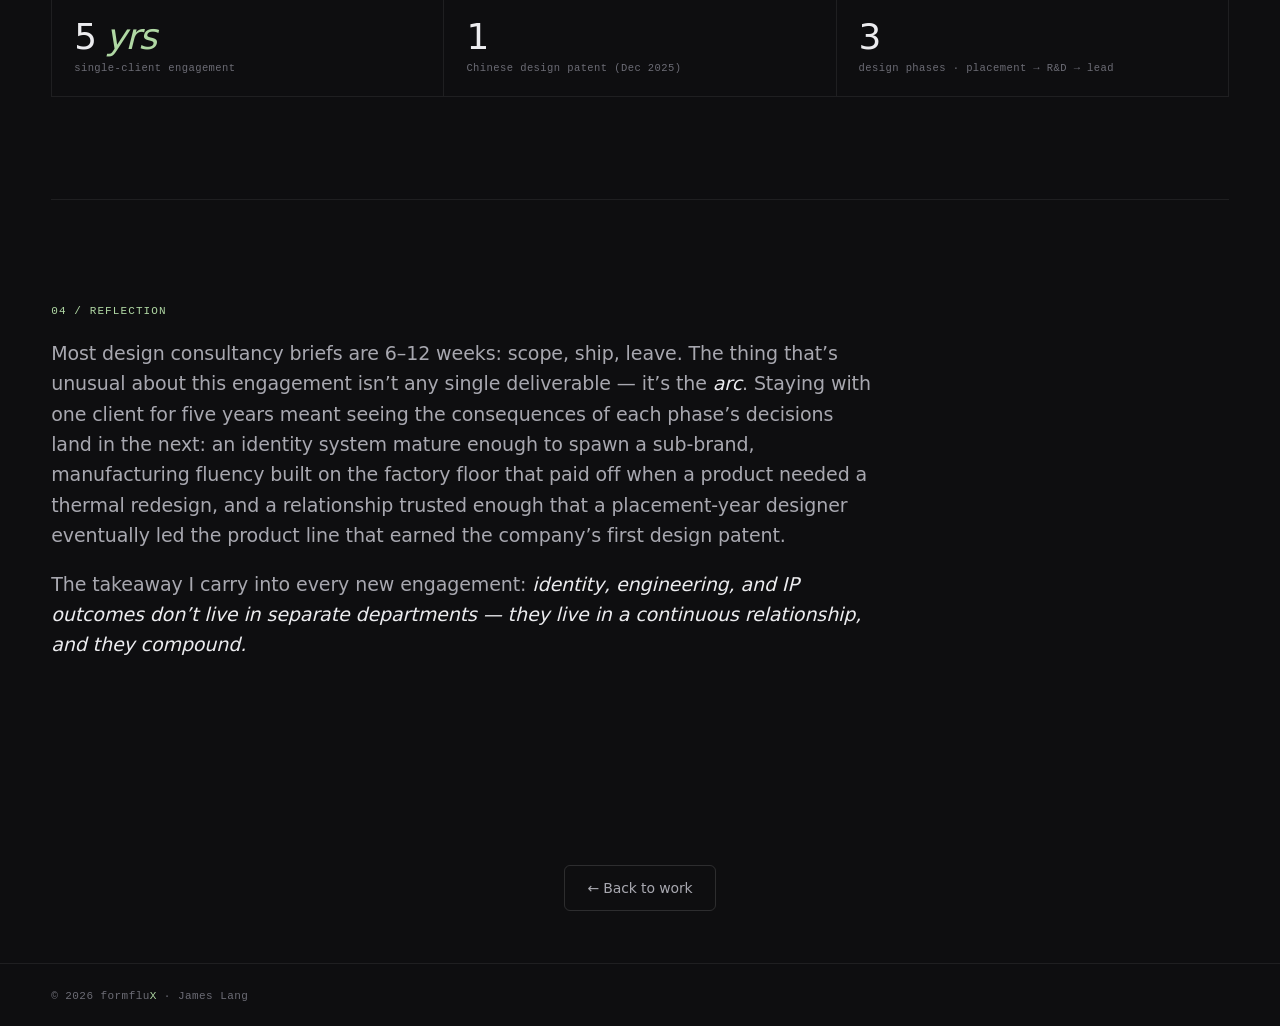
<file: ksm-technologies.html>
<!DOCTYPE html>
<html lang="en" data-theme="dark" data-direction="editorial" data-density="comfy">
<head>
<meta charset="UTF-8">
<meta name="viewport" content="width=device-width, initial-scale=1.0">
<title>NX Water · KSM Technologies · formfluX</title>
<meta name="description" content="A five-year design engagement with Beijing KSM Technologies — VI refresh, R&D collaboration on a thermal failure, and lead product design for the NX Water sub-brand. Chinese design patent granted Dec 2025.">
<link rel="stylesheet" href="portfolio.css?v=20260521">
<link rel="stylesheet" href="case-study.css?v=20260521">
</head>
<body>

<header class="nav">
  <a href="index.html#top" class="nav__logo">formflu<span class="x">X</span></a>
  <nav class="nav__links">
    <a href="index.html#work">Work</a>
    <a href="index.html#process">Process</a>
    <a href="index.html#cv">CV</a>
    <a href="index.html#about">About</a>
    <a href="index.html#contact">Contact</a>
  </nav>
  <div class="nav__lang" aria-label="Language">
    <span class="nav__lang-current" aria-current="true">EN</span>
    <span class="nav__lang-sep">/</span>
    <a href="index-zh.html" class="nav__lang-link" hreflang="zh">中</a>
  </div>
  <button class="nav__menu-toggle" aria-label="Open menu" aria-expanded="false" aria-controls="primary-nav">
    <span></span><span></span><span></span>
  </button>
</header>

<main class="cs">

  <section class="cs-hero cs-hero--brand cs-hero--brand-nx">
    <div class="cs-hero__chrome">
      <span class="chrome-id">CASE&nbsp;003 · NX WATER · KSM TECHNOLOGIES</span>
      <span class="chrome-meta">2020–2025 · Beijing / London · CN patent 2025</span>
    </div>
    <div class="cs-hero__image-wrap">
      <div class="cs-hero__overlay">
        <div class="cs-hero__kicker">Product Design · CI/VI System · R&amp;D · Patent</div>
        <img class="cs-hero__brandmark cs-hero__brandmark--nx" src="images/ksm/nxwater-logo.png" alt="NX Water brand mark — KSM Technologies sub-brand">
        <p class="cs-hero__sub">A five-year engagement with Beijing KSM Technologies that began on a placement year and ended with a Chinese design patent. Visual identity, an R&amp;D collaboration that solved a thermal failure, and lead product design for the NX Water consumer sub-brand.</p>
      </div>
    </div>
  </section>

  <section class="cs-overview">
    <div class="cs-overview__text">
      <p>Beijing KSM Technologies is a manufacturer specialising in water-treatment and environmental systems. The engagement started in 2020 as a VI refresh, expanded into R&amp;D collaboration on enclosure thermal performance, and matured into lead product design for the launch of a new consumer sub-brand — <strong>NX Water</strong> — with a Chinese design patent granted on the filter housing in December 2025.</p>
      <p>Three distinct phases over five years, each one earning the trust that opened the next. What started as identity work ended as legally-protected product IP — a trajectory that most design consultancy briefs don&rsquo;t allow.</p>
    </div>
    <dl class="cs-overview__meta">
      <div class="cs-meta-row"><dt>Client</dt><dd>Beijing KSM Technologies</dd></div>
      <div class="cs-meta-row"><dt>Engagement</dt><dd>2020–2025 (ongoing)</dd></div>
      <div class="cs-meta-row"><dt>Role</dt><dd>Designer → R&amp;D contributor → lead product designer</dd></div>
      <div class="cs-meta-row"><dt>Location</dt><dd>Beijing on-site → London remote</dd></div>
      <div class="cs-meta-row"><dt>Tools</dt><dd>SolidWorks · Fusion 360 · KeyShot · Adobe CS</dd></div>
      <div class="cs-meta-row"><dt>IP</dt><dd>Chinese Design Patent — NX Water filter housing, Dec 2025</dd></div>
    </dl>
  </section>

  <section class="cs-chapter">
    <div class="cs-chapter__head">
      <h2 class="cs-chapter__h">Phase 1 — <em>visual identity, end-to-end</em>.</h2>
      <span class="chrome-id">01 / CI/VI</span>
    </div>
    <div class="cs-chapter__body cs-chapter__body--single">
      <span class="cs-chapter__tag">● Lead designer · 2020</span>
      <div class="cs-prose">
        <p>The 2020 brief was a full brand audit and refresh of KSM&rsquo;s identity system. Starting with print, digital, and environmental touchpoints, I rebuilt the visual language from the mark outward — refined logotype, typography stack, colour spec, and a documented asset library that the company adopted across every department.</p>
        <p>Crucially the work shipped: every business card, internal document template, factory signage spec, and digital application now in use across the company runs on this identity system. It wasn&rsquo;t a deck — it was a working brand the company picked up and ran with, and which became the foundation for the sub-brand launched five years later.</p>
      </div>
    </div>
    <div class="cs-media cs-media--pair">
      <figure class="ksm-brand-card ksm-brand-card--parent">
        <img src="images/ksm/ksm-logo.png" alt="KSM Technologies parent brand mark — stylised atom-orbit symbol referencing the company&rsquo;s ozone-treatment technology">
        <figcaption>Parent brand · KSM Technologies</figcaption>
      </figure>
      <figure class="ksm-brand-card ksm-brand-card--sub">
        <img src="images/ksm/nxwater-logo.png" alt="NX Water consumer sub-brand mark — custom geometric wordmark">
        <figcaption>Consumer sub-brand · NX Water (Phase 3)</figcaption>
      </figure>
    </div>
  </section>

  <section class="cs-chapter">
    <div class="cs-chapter__head">
      <h2 class="cs-chapter__h">Phase 2 — <em>R&amp;D collaboration on a real failure</em>.</h2>
      <span class="chrome-id">02 / R&amp;D</span>
    </div>
    <div class="cs-chapter__body cs-chapter__body--single">
      <span class="cs-chapter__tag">● R&amp;D contributor</span>
      <div class="cs-prose">
        <p>The way into R&amp;D wasn&rsquo;t a meeting room — it was the factory floor. I disassembled production units and worked the assembly line, building first-hand understanding of the internal structure before proposing anything. That hands-on grounding is what made the next part possible.</p>
        <p>The core engagement of this phase resolved an <strong>electrode overheating problem</strong> on a key product line. The original enclosure trapped heat against the electrode stack under sustained load. The fix combined three changes: enclosure venting redesign, an adjusted internal mounting layout that rebalanced the centre-of-gravity for stable operation, and revised CMF specs for the affected surfaces. The redesigned enclosure went into production and the failure mode stopped recurring.</p>
        <p>The R&amp;D phase also seeded the design language and the manufacturing literacy that the sub-brand product range would inherit two years later.</p>
      </div>
    </div>
    <div class="cs-media cs-media--full">
      <img src="images/ksm/phase2-thermal-cfd.png" alt="CFD thermal-simulation result for the ozone-generator enclosure — heat distribution gradient showing hotspot in the lower-middle electrode zone, with airflow streamlines rising and exiting through the side exhaust">
    </div>
  </section>

  <section class="cs-chapter cs-chapter--nx">
    <div class="cs-chapter__head">
      <h2 class="cs-chapter__h">Phase 3 — <em>NX Water sub-brand</em>.</h2>
      <span class="chrome-id">03 / NX WATER</span>
    </div>
    <div class="cs-chapter__body cs-chapter__body--single">
      <span class="cs-chapter__tag">● Lead designer · sub-brand product range</span>
      <div class="cs-prose">
        <p>Led the full product design and brand-build for <strong>NX Water</strong> — KSM&rsquo;s new consumer water-treatment line. Scope covered the whole identity (logotype, brand pattern, colour system, asset library) and the whole exterior of the product range: filter housing, control panel, overall form, finish spec across SKUs.</p>
        <p>The filter housing was <strong>granted a Chinese design patent in December 2025</strong> — the first patent-protected design to come out of the engagement. The work continues from here.</p>
      </div>
    </div>
    <div class="cs-media cs-media--pair ksm-product-pair">
      <figure class="ksm-product-card">
        <img src="images/ksm/nxwater-villa-front.png" alt="NX Water Villa unit — front elevation. Cabinet body with the NX Water brand pattern integrated as a vertical strip on the door, central display, pull-out drawer, and the patented filter housing visible in the lower portion.">
        <figcaption>Front · brand pattern on the cabinet</figcaption>
      </figure>
      <figure class="ksm-product-card">
        <img src="images/ksm/nxwater-villa-angle.png" alt="NX Water Villa unit — three-quarter perspective showing dimensionality, surface treatment, and the volumetric form of the patented filter housing.">
        <figcaption>3/4 view · CN-patent-protected filter housing</figcaption>
      </figure>
    </div>
    <div class="cs-stats">
      <div class="cs-stat"><span class="cs-stat__val">5&nbsp;<em>yrs</em></span><span class="cs-stat__lbl">single-client engagement</span></div>
      <div class="cs-stat"><span class="cs-stat__val">1</span><span class="cs-stat__lbl">Chinese design patent (Dec 2025)</span></div>
      <div class="cs-stat"><span class="cs-stat__val">3</span><span class="cs-stat__lbl">design phases · placement → R&amp;D → lead</span></div>
    </div>
  </section>

  <section class="cs-reflection">
    <span class="cs-reflection__mark">04 / REFLECTION</span>
    <p>Most design consultancy briefs are 6–12 weeks: scope, ship, leave. The thing that&rsquo;s unusual about this engagement isn&rsquo;t any single deliverable — it&rsquo;s the <em>arc</em>. Staying with one client for five years meant seeing the consequences of each phase&rsquo;s decisions land in the next: an identity system mature enough to spawn a sub-brand, manufacturing fluency built on the factory floor that paid off when a product needed a thermal redesign, and a relationship trusted enough that a placement-year designer eventually led the product line that earned the company&rsquo;s first design patent.</p>
    <p>The takeaway I carry into every new engagement: <em>identity, engineering, and IP outcomes don&rsquo;t live in separate departments — they live in a continuous relationship, and they compound.</em></p>
  </section>

  <div class="cs-return">
    <a href="index.html#work" class="cta cta--ghost">← Back to work</a>
  </div>

</main>

<footer class="foot">
  <span>© 2026 formflu<span class="x">X</span> · James Lang</span>
</footer>

<script src="portfolio.js"></script>
</body>
</html>
</file>
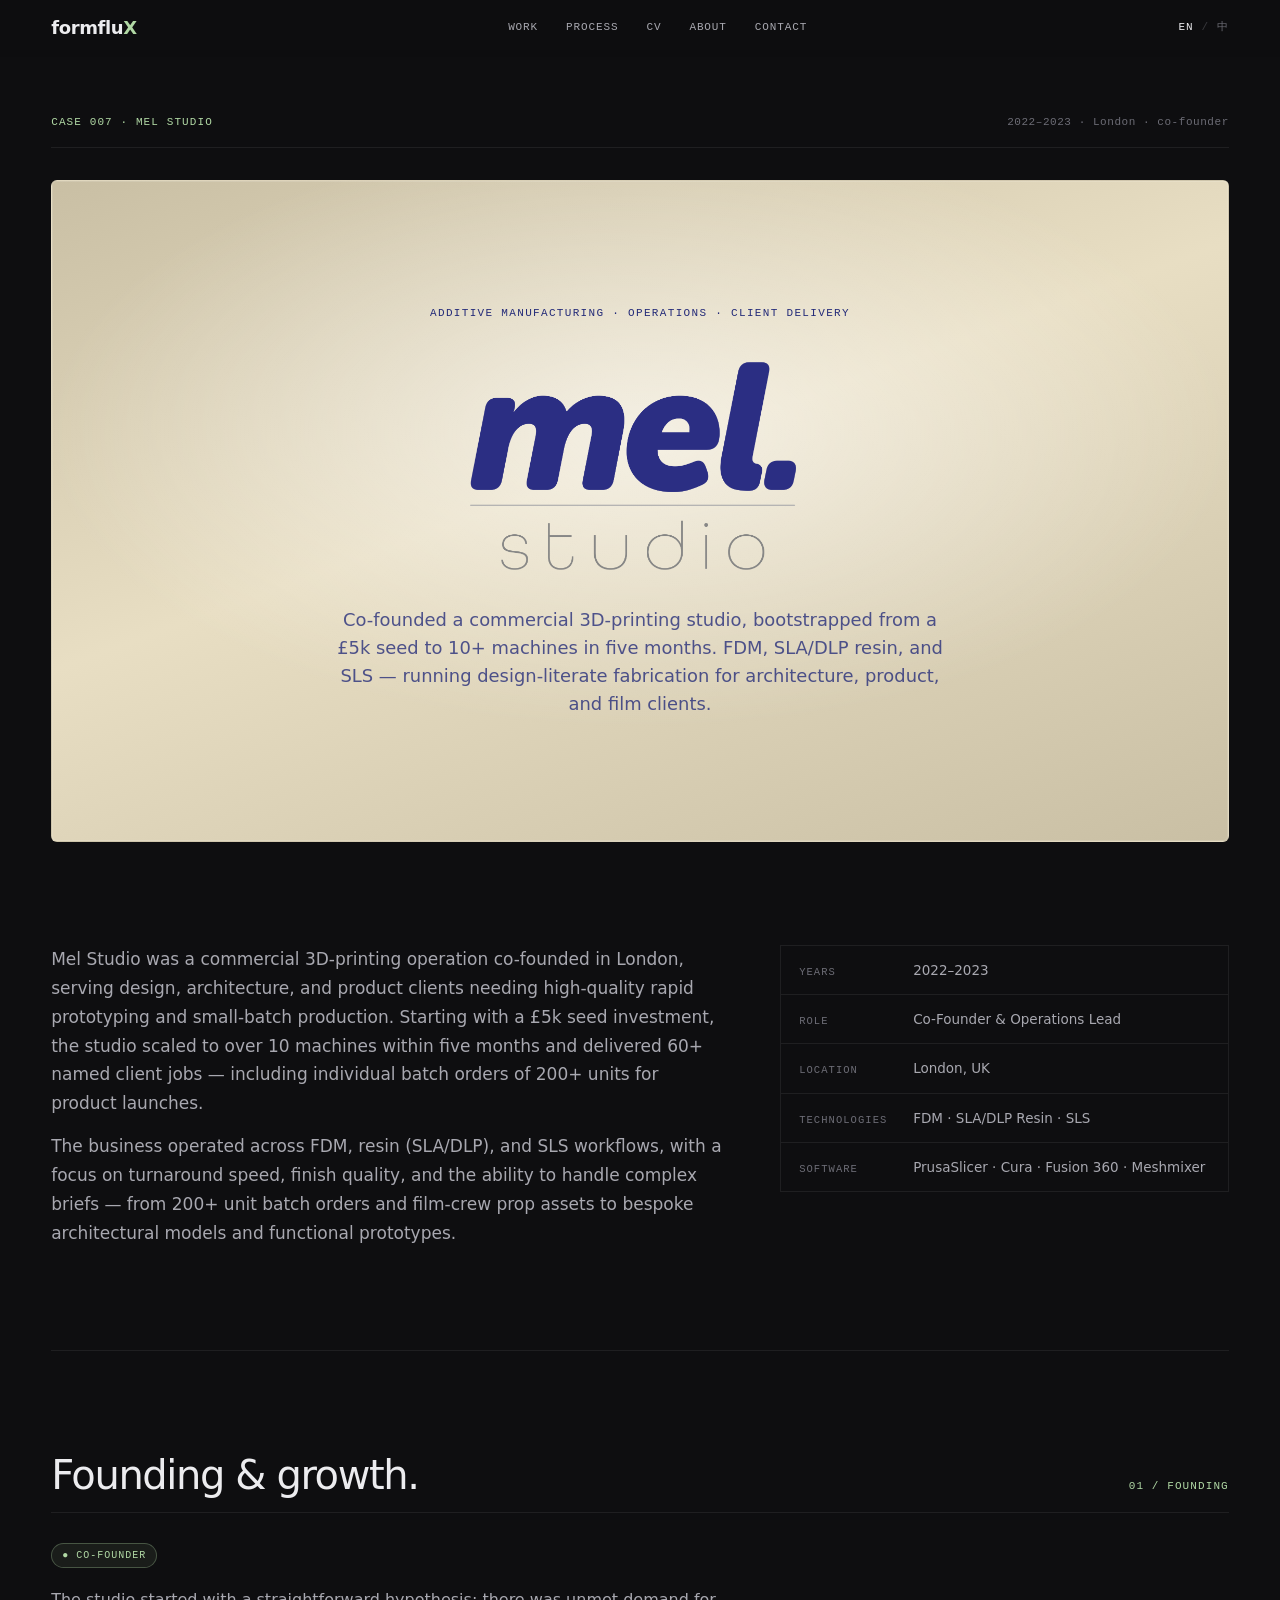
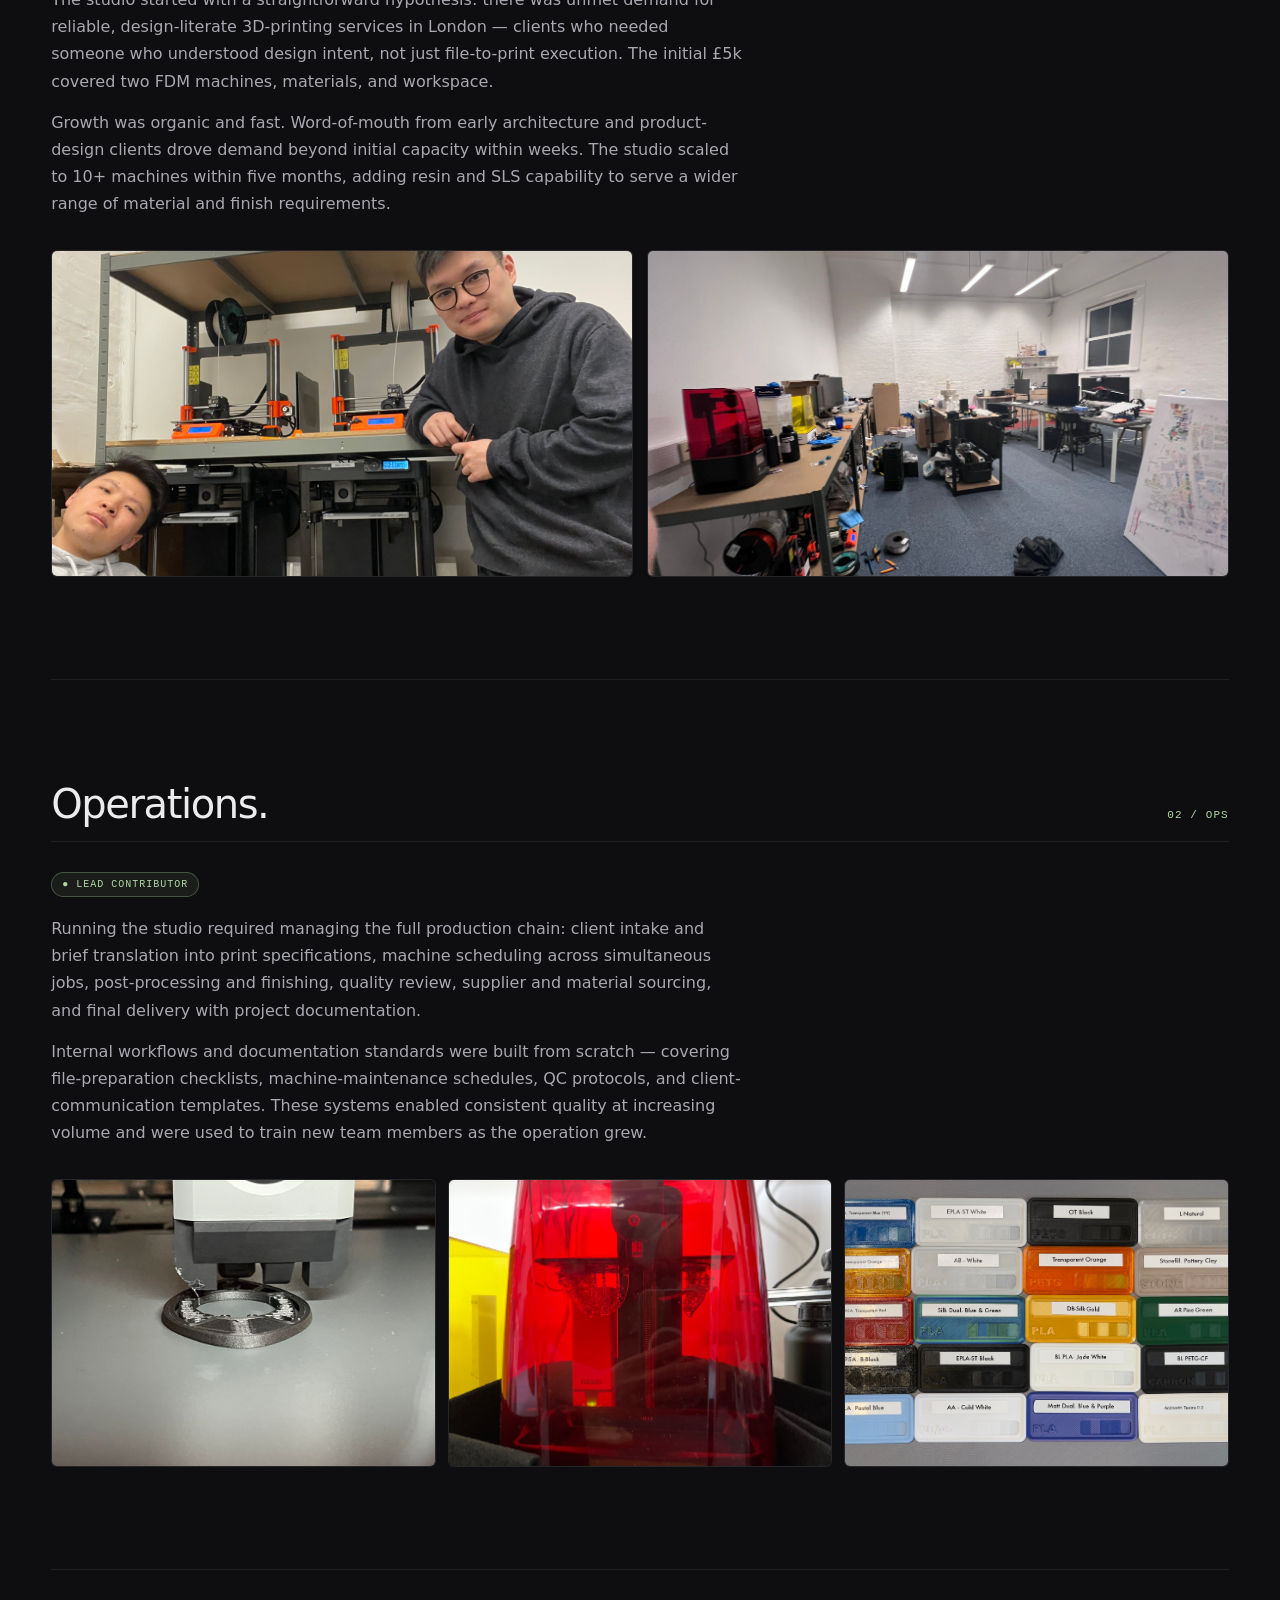
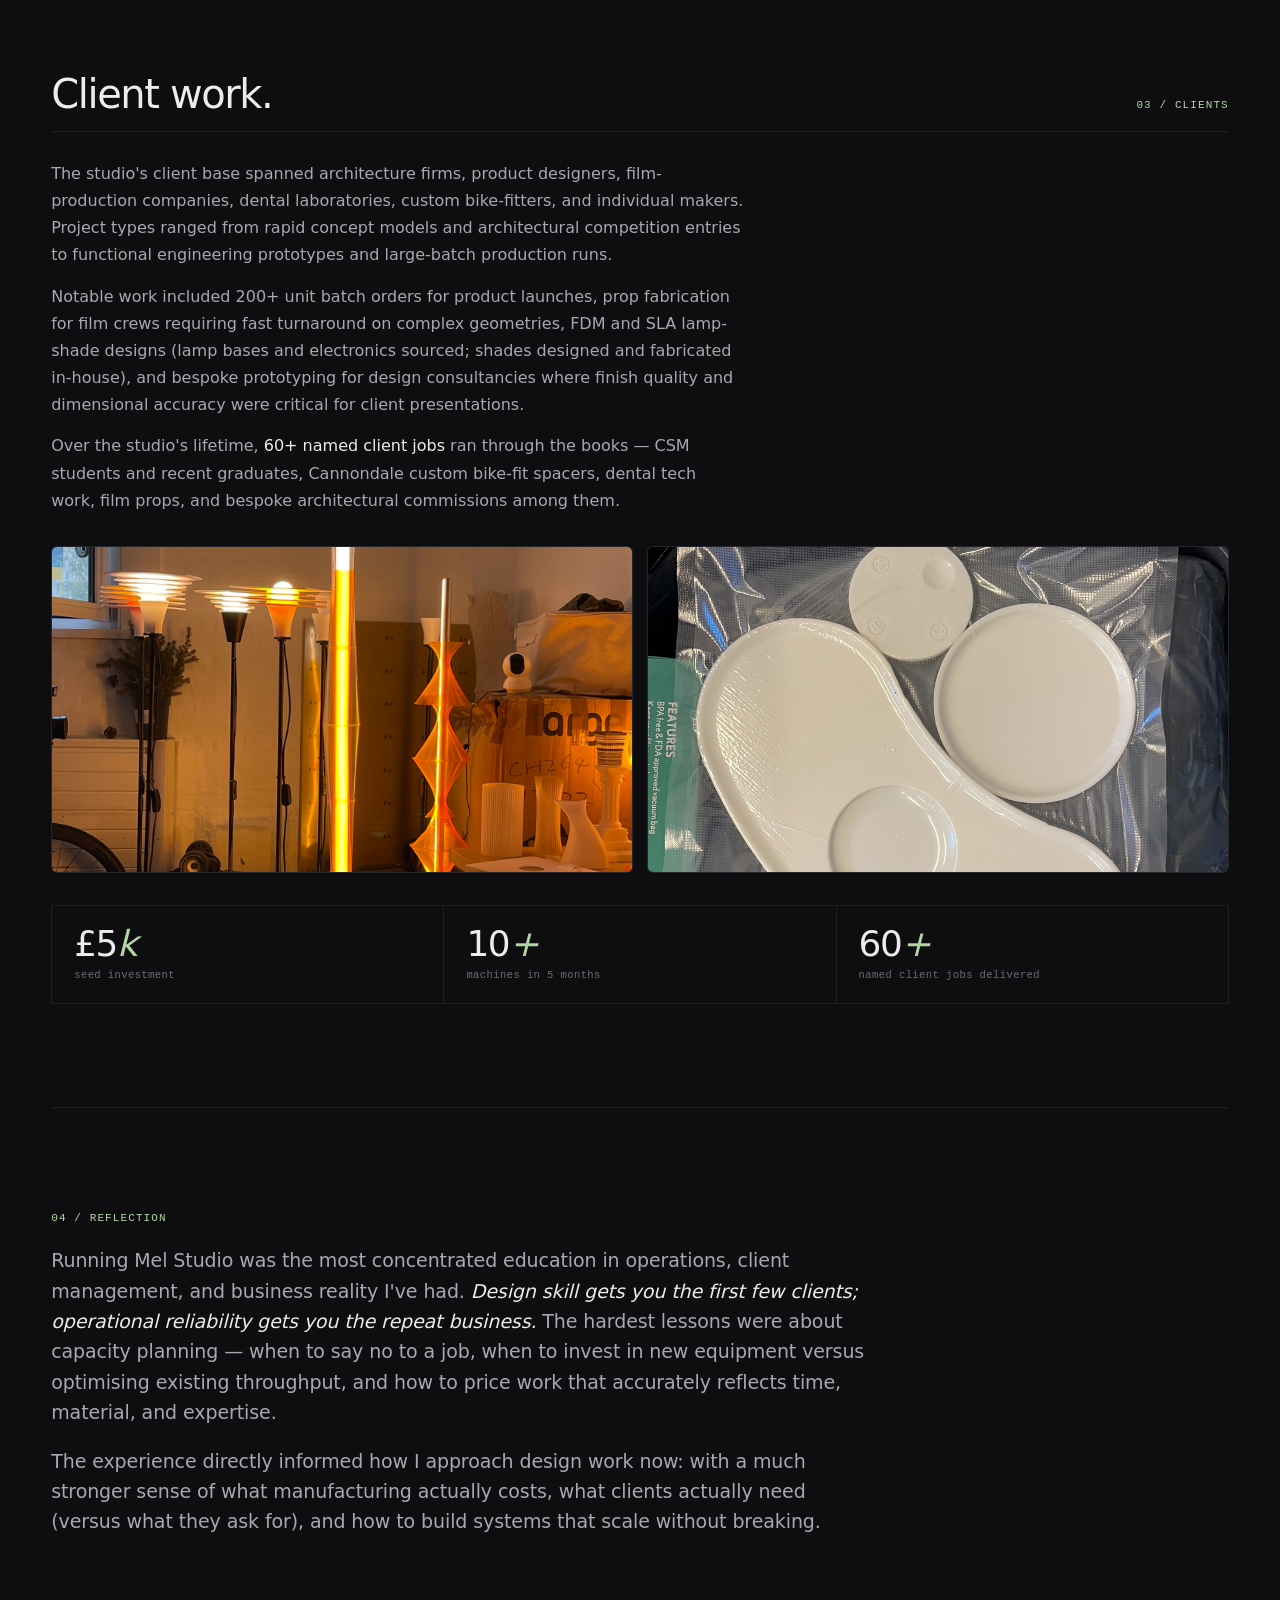
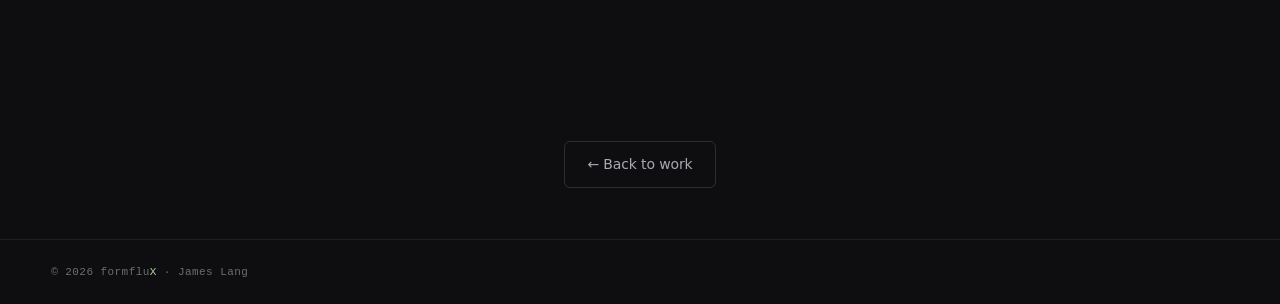
<file: mel-studios.html>
<!DOCTYPE html>
<html lang="en" data-theme="dark" data-direction="editorial" data-density="comfy">
<head>
<meta charset="UTF-8">
<meta name="viewport" content="width=device-width, initial-scale=1.0">
<title>Mel Studio · formfluX</title>
<meta name="description" content="Co-founded a 3D-printing studio from £5k seed — scaled to 10+ machines in 5 months, delivered 200+ projects across architecture, product design, and film.">
<link rel="stylesheet" href="portfolio.css?v=20260521">
<link rel="stylesheet" href="case-study.css?v=20260521">
</head>
<body>

<header class="nav">
  <a href="index.html#top" class="nav__logo">formflu<span class="x">X</span></a>
  <nav class="nav__links">
    <a href="index.html#work">Work</a>
    <a href="index.html#process">Process</a>
    <a href="index.html#cv">CV</a>
    <a href="index.html#about">About</a>
    <a href="index.html#contact">Contact</a>
  </nav>
  <div class="nav__lang" aria-label="Language">
    <span class="nav__lang-current" aria-current="true">EN</span>
    <span class="nav__lang-sep">/</span>
    <a href="index-zh.html" class="nav__lang-link" hreflang="zh">中</a>
  </div>
  <button class="nav__menu-toggle" aria-label="Open menu" aria-expanded="false" aria-controls="primary-nav">
    <span></span><span></span><span></span>
  </button>
</header>

<main class="cs">

  <section class="cs-hero cs-hero--brand">
    <div class="cs-hero__chrome">
      <span class="chrome-id">CASE&nbsp;007 · MEL STUDIO</span>
      <span class="chrome-meta">2022–2023 · London · co-founder</span>
    </div>
    <div class="cs-hero__image-wrap">
      <div class="cs-hero__overlay">
        <div class="cs-hero__kicker">Additive Manufacturing · Operations · Client Delivery</div>
        <img class="cs-hero__brandmark" src="images/mel/logo.png" alt="mel. studio">
        <p class="cs-hero__sub">Co-founded a commercial 3D-printing studio, bootstrapped from a £5k seed to 10+ machines in five months. FDM, SLA/DLP resin, and SLS — running design-literate fabrication for architecture, product, and film clients.</p>
      </div>
    </div>
  </section>

  <section class="cs-overview">
    <div class="cs-overview__text">
      <p>Mel Studio was a commercial 3D-printing operation co-founded in London, serving design, architecture, and product clients needing high-quality rapid prototyping and small-batch production. Starting with a £5k seed investment, the studio scaled to over 10 machines within five months and delivered 60+ named client jobs — including individual batch orders of 200+ units for product launches.</p>
      <p>The business operated across FDM, resin (SLA/DLP), and SLS workflows, with a focus on turnaround speed, finish quality, and the ability to handle complex briefs — from 200+ unit batch orders and film-crew prop assets to bespoke architectural models and functional prototypes.</p>
    </div>
    <dl class="cs-overview__meta">
      <div class="cs-meta-row"><dt>Years</dt><dd>2022–2023</dd></div>
      <div class="cs-meta-row"><dt>Role</dt><dd>Co-Founder &amp; Operations Lead</dd></div>
      <div class="cs-meta-row"><dt>Location</dt><dd>London, UK</dd></div>
      <div class="cs-meta-row"><dt>Technologies</dt><dd>FDM · SLA/DLP Resin · SLS</dd></div>
      <div class="cs-meta-row"><dt>Software</dt><dd>PrusaSlicer · Cura · Fusion 360 · Meshmixer</dd></div>
    </dl>
  </section>

  <section class="cs-chapter">
    <div class="cs-chapter__head">
      <h2 class="cs-chapter__h">Founding &amp; growth.</h2>
      <span class="chrome-id">01 / FOUNDING</span>
    </div>
    <div class="cs-chapter__body cs-chapter__body--single">
      <span class="cs-chapter__tag">● Co-founder</span>
      <div class="cs-prose">
        <p>The studio started with a straightforward hypothesis: there was unmet demand for reliable, design-literate 3D-printing services in London — clients who needed someone who understood design intent, not just file-to-print execution. The initial £5k covered two FDM machines, materials, and workspace.</p>
        <p>Growth was organic and fast. Word-of-mouth from early architecture and product-design clients drove demand beyond initial capacity within weeks. The studio scaled to 10+ machines within five months, adding resin and SLS capability to serve a wider range of material and finish requirements.</p>
      </div>
    </div>
    <div class="cs-media cs-media--pair">
      <img src="images/mel/founding-cofounders.jpg" alt="Mel Studio at founding — co-founders standing in front of two FDM machines on a shelving unit, the £5k seed setup">
      <img src="images/mel/founding-scaled.jpg" alt="The studio at peak operation — resin printer running in the foreground, Zmorph multi-tool in the middle, three workstations along the back wall, filament racks below. Real working state, not a staged shot.">
    </div>
  </section>

  <section class="cs-chapter">
    <div class="cs-chapter__head">
      <h2 class="cs-chapter__h">Operations.</h2>
      <span class="chrome-id">02 / OPS</span>
    </div>
    <div class="cs-chapter__body cs-chapter__body--single">
      <span class="cs-chapter__tag">● Lead contributor</span>
      <div class="cs-prose">
        <p>Running the studio required managing the full production chain: client intake and brief translation into print specifications, machine scheduling across simultaneous jobs, post-processing and finishing, quality review, supplier and material sourcing, and final delivery with project documentation.</p>
        <p>Internal workflows and documentation standards were built from scratch — covering file-preparation checklists, machine-maintenance schedules, QC protocols, and client-communication templates. These systems enabled consistent quality at increasing volume and were used to train new team members as the operation grew.</p>
      </div>
    </div>
    <div class="cs-media cs-media--trio">
      <img src="images/mel/ops-fdm-print.jpg" alt="FDM print head laying down a black structural ring with internal lattice — process shot of an in-progress production part">
      <img src="images/mel/ops-resin.jpg" alt="Resin (SLA/DLP) capability — Elegoo Saturn with a completed print inside, screen reading 'Printing done!'">
      <img src="images/mel/ops-material-library.jpg" alt="In-house material library — labelled swatch board with twenty filaments including TPU, PLA, PETG, EPLA-ST, BL PLA, Stonefill Pottery Clay, and Silk Dual">
    </div>
  </section>

  <section class="cs-chapter">
    <div class="cs-chapter__head">
      <h2 class="cs-chapter__h">Client work.</h2>
      <span class="chrome-id">03 / CLIENTS</span>
    </div>
    <div class="cs-chapter__body cs-chapter__body--single">
      <div class="cs-prose">
        <p>The studio's client base spanned architecture firms, product designers, film-production companies, dental laboratories, custom bike-fitters, and individual makers. Project types ranged from rapid concept models and architectural competition entries to functional engineering prototypes and large-batch production runs.</p>
        <p>Notable work included 200+ unit batch orders for product launches, prop fabrication for film crews requiring fast turnaround on complex geometries, FDM and SLA lamp-shade designs (lamp bases and electronics sourced; shades designed and fabricated in-house), and bespoke prototyping for design consultancies where finish quality and dimensional accuracy were critical for client presentations.</p>
        <p>Over the studio's lifetime, <strong>60+ named client jobs</strong> ran through the books — CSM students and recent graduates, Cannondale custom bike-fit spacers, dental tech work, film props, and bespoke architectural commissions among them.</p>
      </div>
    </div>
    <div class="cs-media cs-media--pair">
      <img src="images/mel/hero-lampshades.jpg" alt="Lamp shade designs lit at night in the studio — pillar lamp shade (FDM, spiral-vase mode) and diamond-stack tower (SLA). Lamp bases and electronics sourced; shades designed and fabricated in-house.">
      <img src="images/mel/client-shipment.jpg" alt="Job S180123 — three white PLA parts at 0.2mm layer height, vacuum-sealed in a labelled bag ready for client dispatch">
    </div>
    <div class="cs-stats">
      <div class="cs-stat"><span class="cs-stat__val">£5<em>k</em></span><span class="cs-stat__lbl">seed investment</span></div>
      <div class="cs-stat"><span class="cs-stat__val">10<em>+</em></span><span class="cs-stat__lbl">machines in 5 months</span></div>
      <div class="cs-stat"><span class="cs-stat__val">60<em>+</em></span><span class="cs-stat__lbl">named client jobs delivered</span></div>
    </div>
  </section>

  <section class="cs-reflection">
    <span class="cs-reflection__mark">04 / REFLECTION</span>
    <p>Running Mel Studio was the most concentrated education in operations, client management, and business reality I've had. <em>Design skill gets you the first few clients; operational reliability gets you the repeat business.</em> The hardest lessons were about capacity planning — when to say no to a job, when to invest in new equipment versus optimising existing throughput, and how to price work that accurately reflects time, material, and expertise.</p>
    <p>The experience directly informed how I approach design work now: with a much stronger sense of what manufacturing actually costs, what clients actually need (versus what they ask for), and how to build systems that scale without breaking.</p>
  </section>

  <div class="cs-return">
    <a href="index.html#work" class="cta cta--ghost">← Back to work</a>
  </div>

</main>

<footer class="foot">
  <span>© 2026 formflu<span class="x">X</span> · James Lang</span>
</footer>

<script src="portfolio.js"></script>
</body>
</html>
</file>
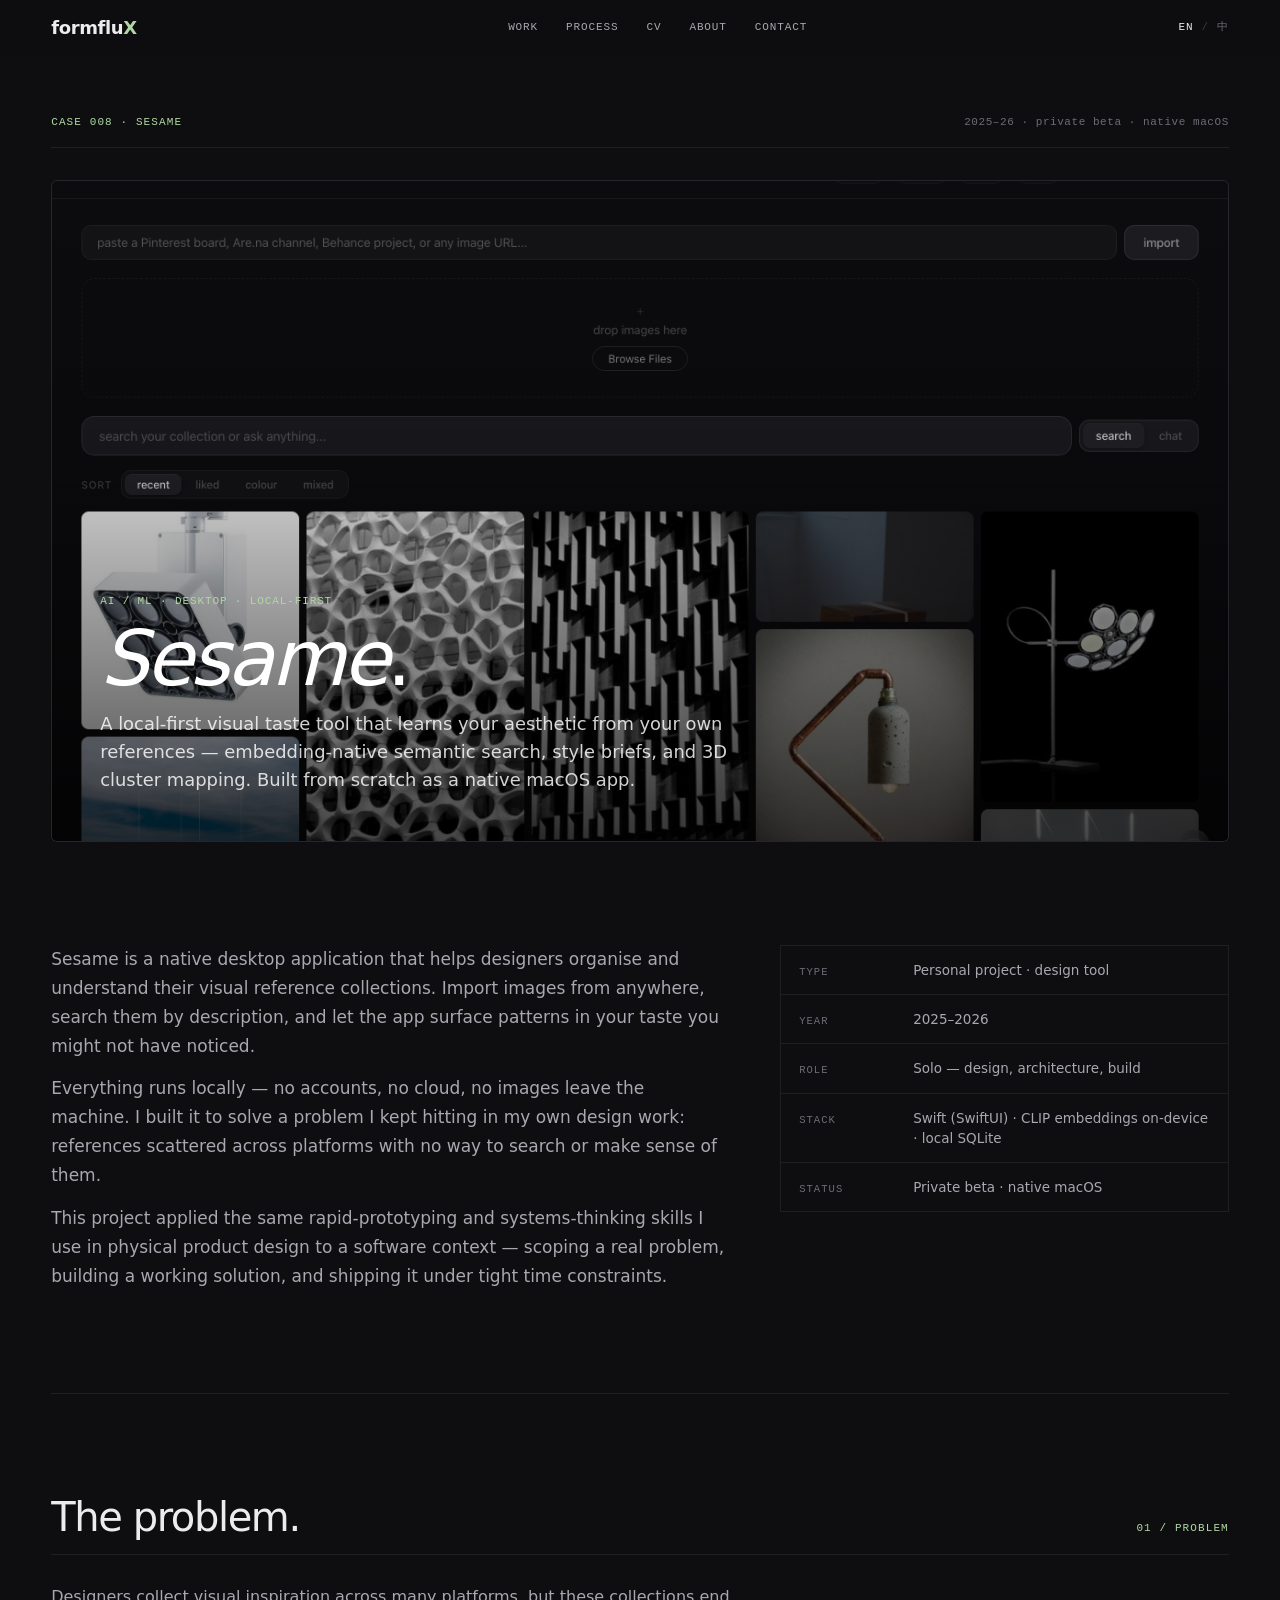
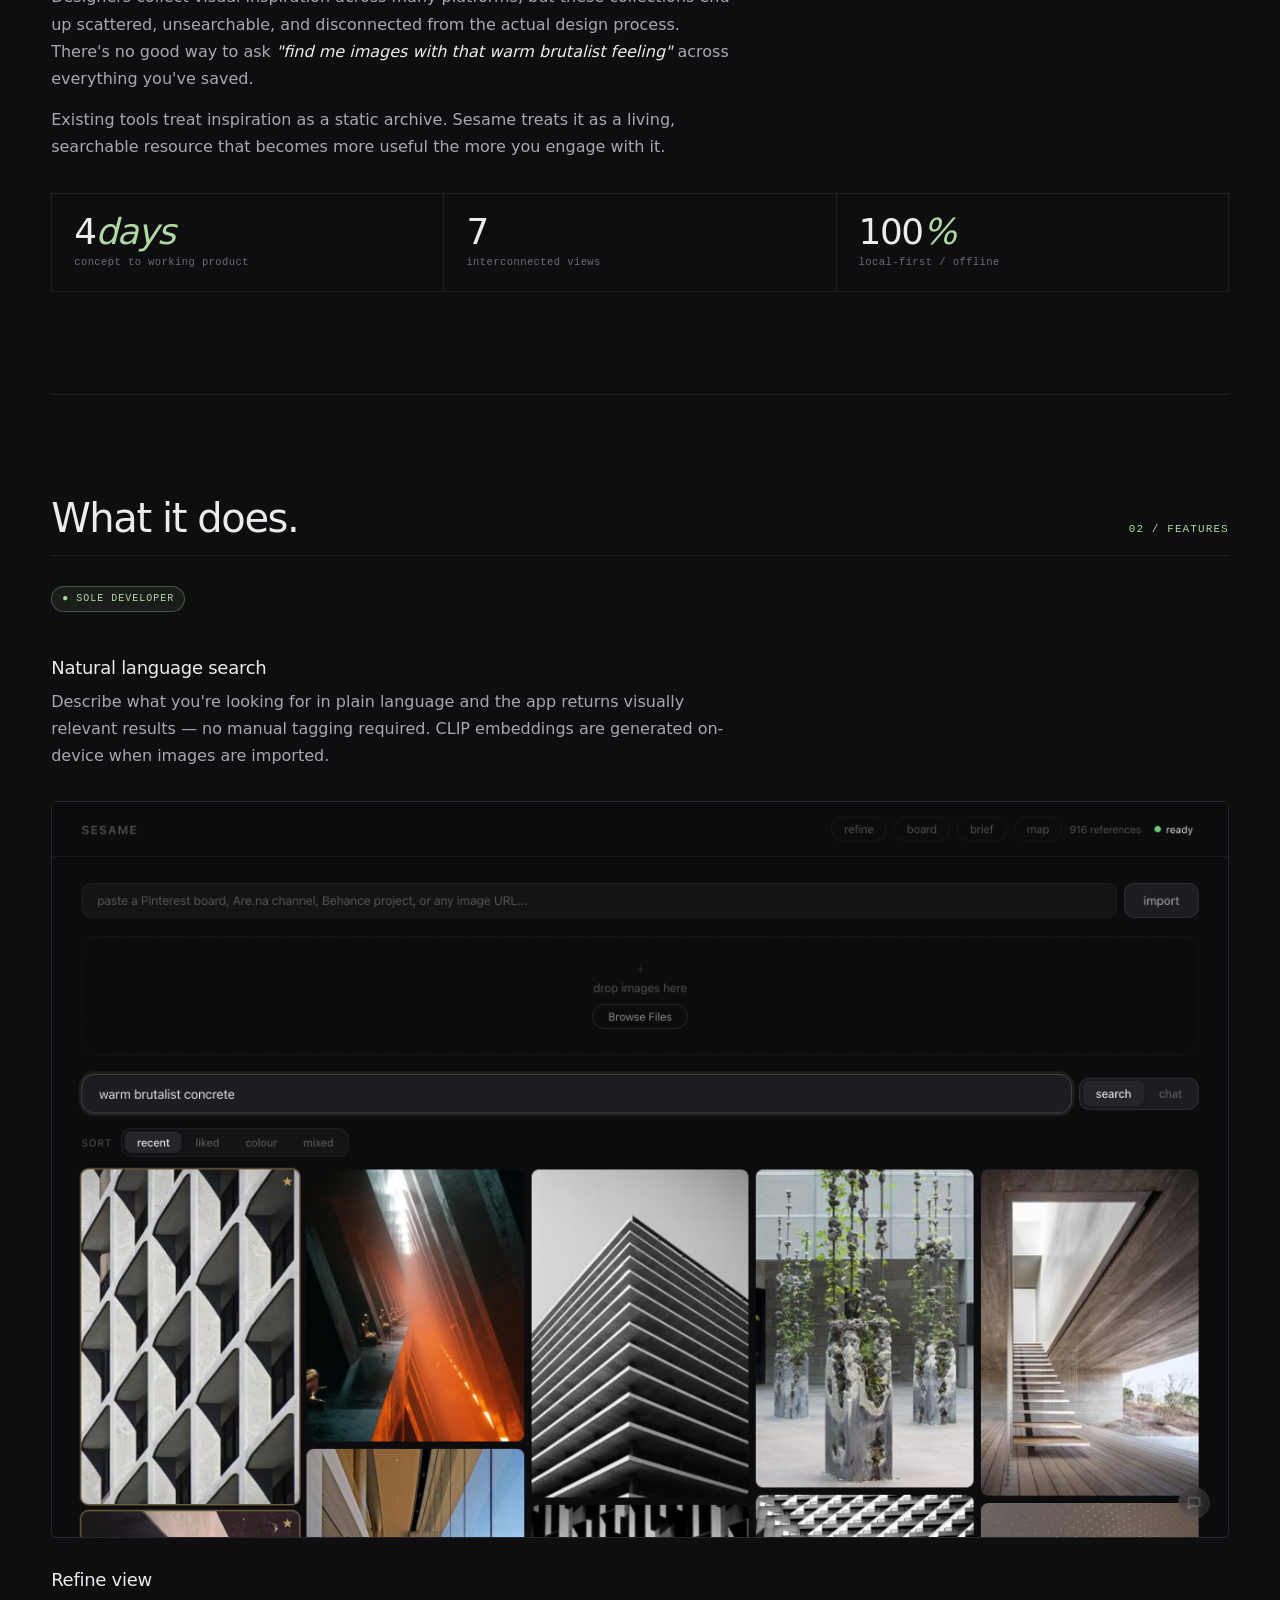
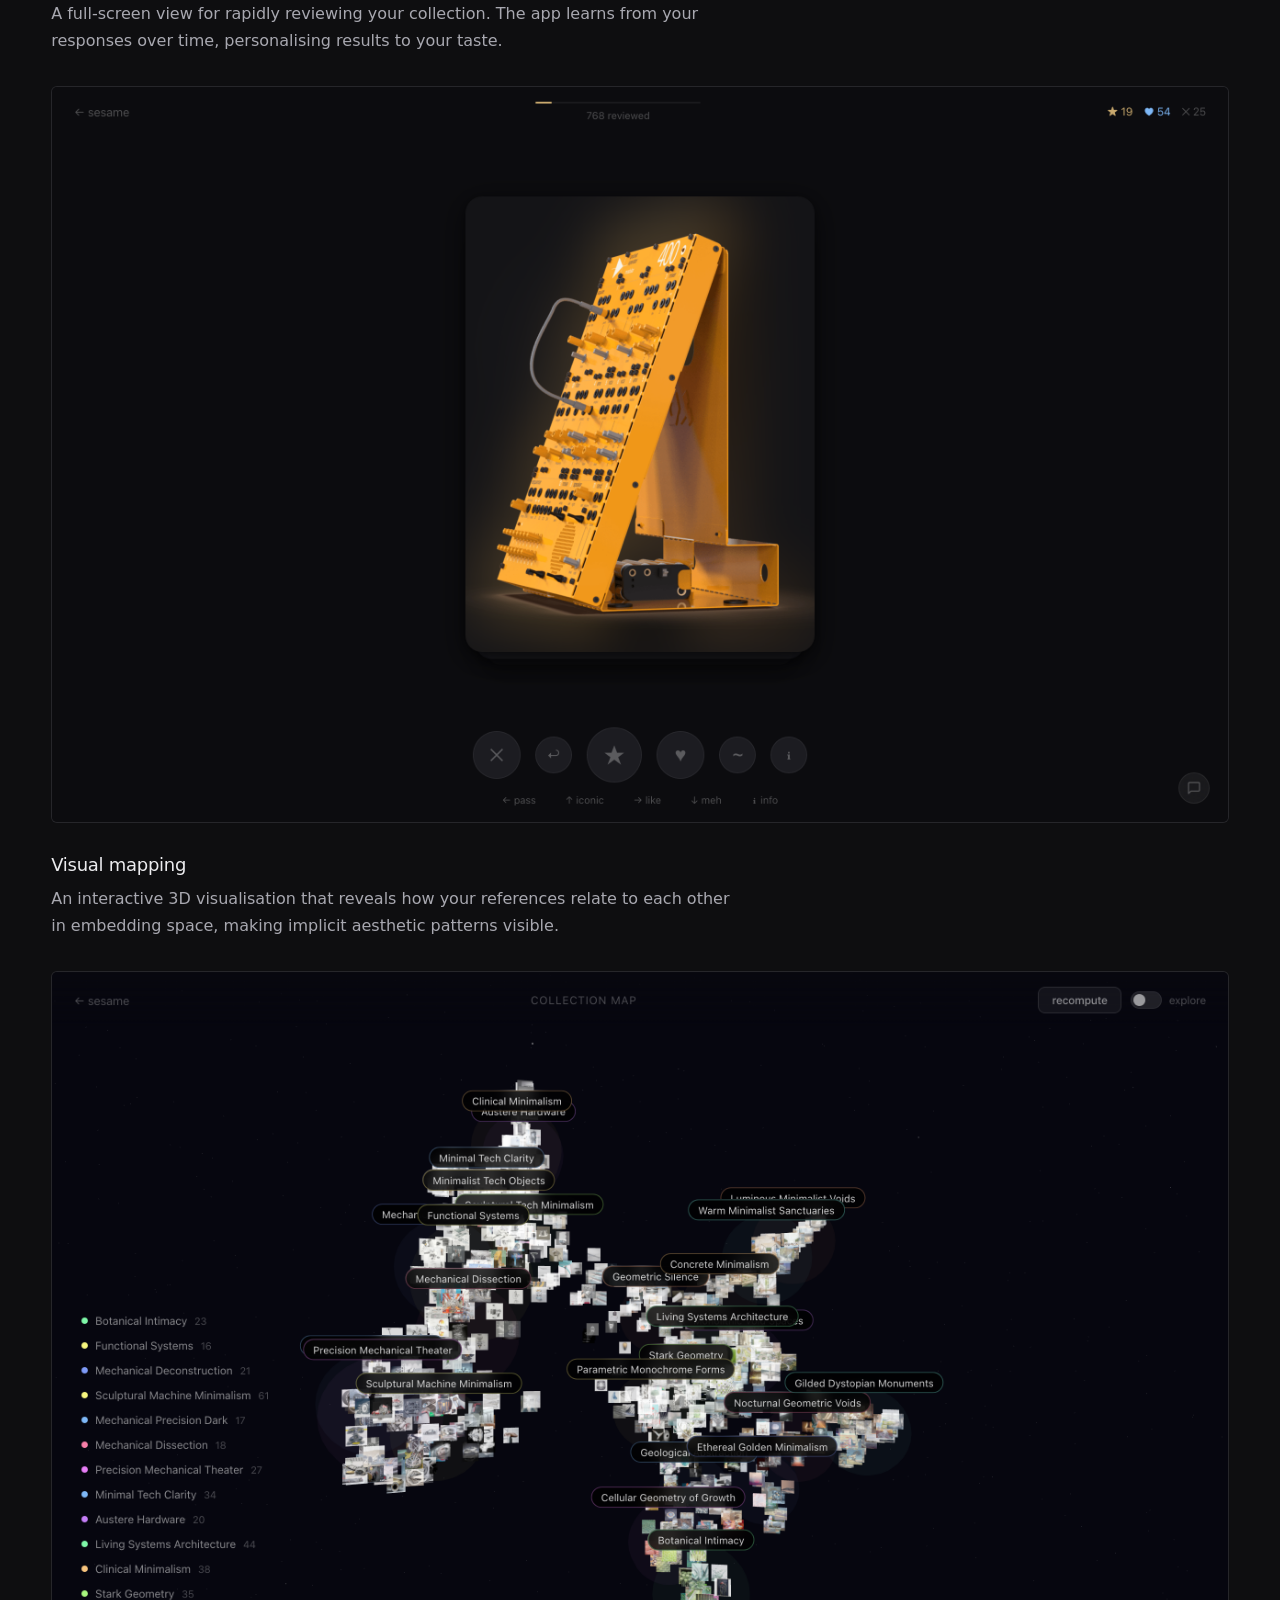
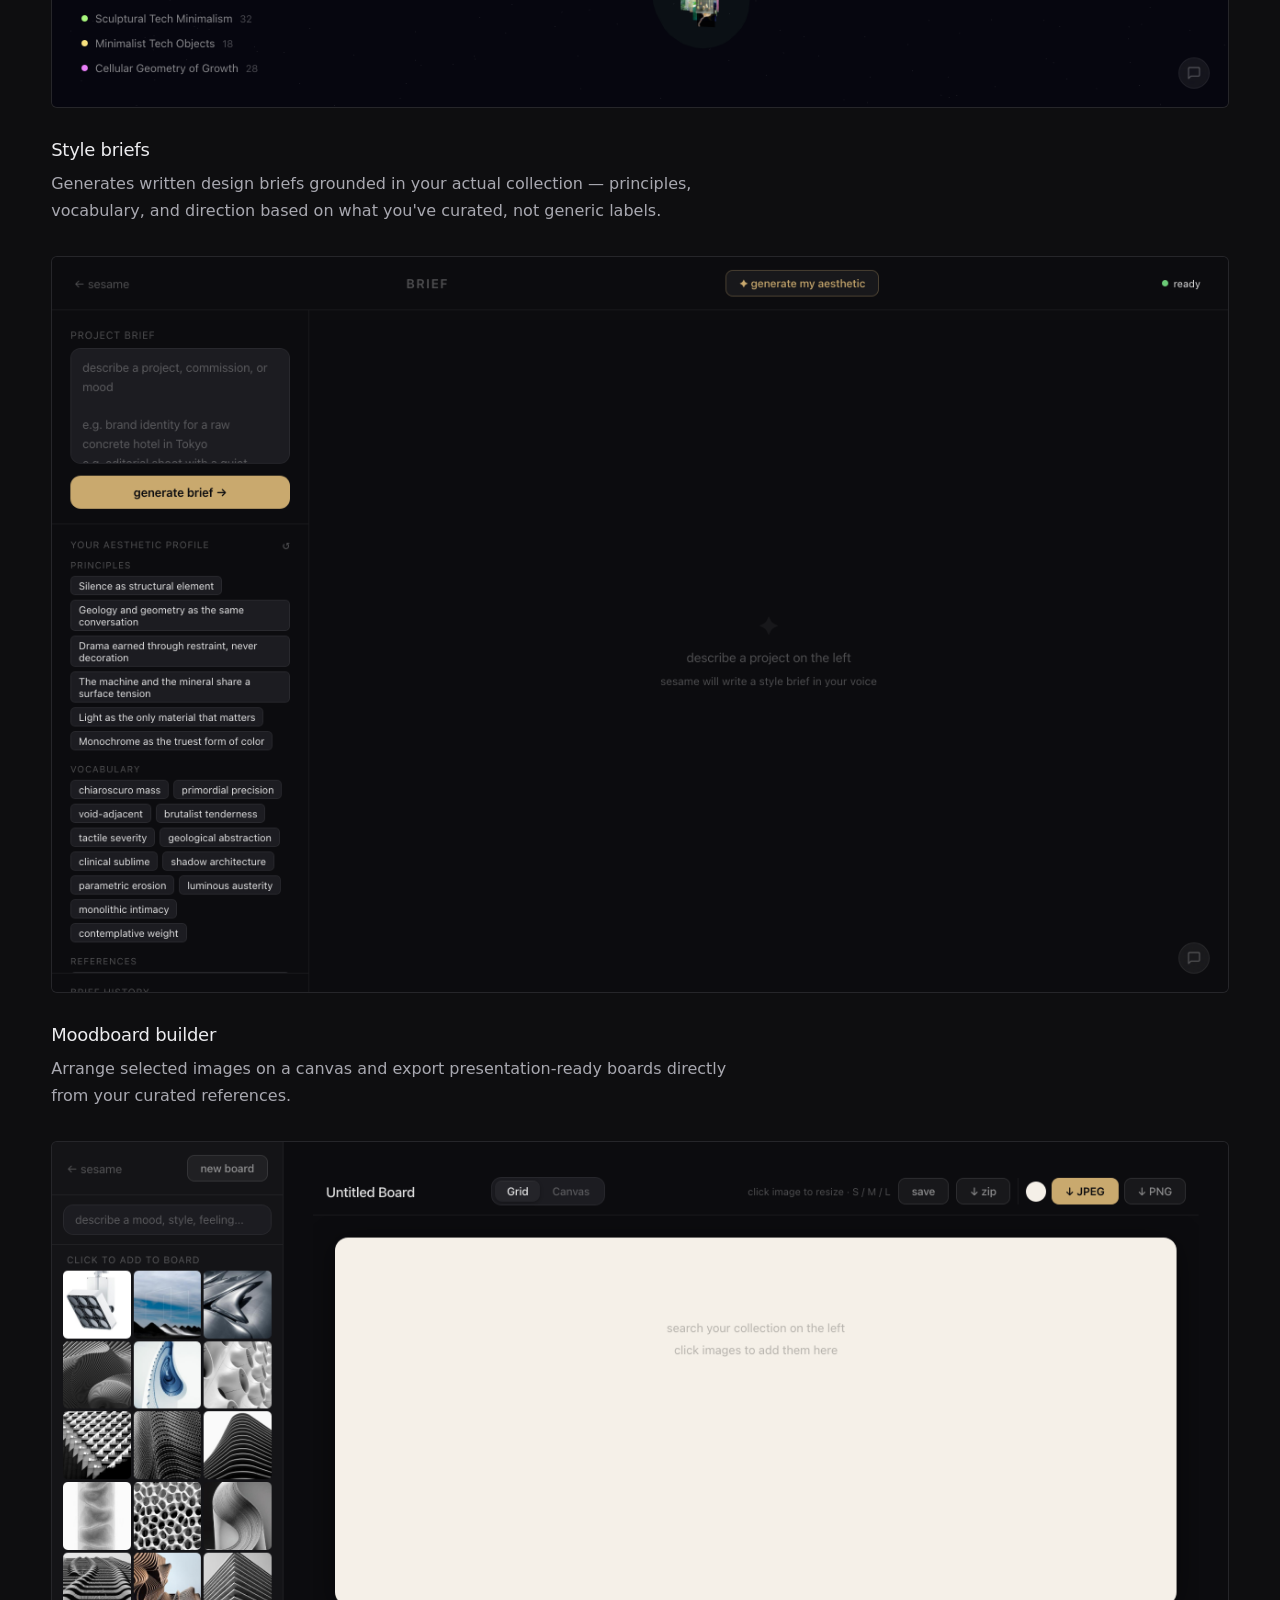
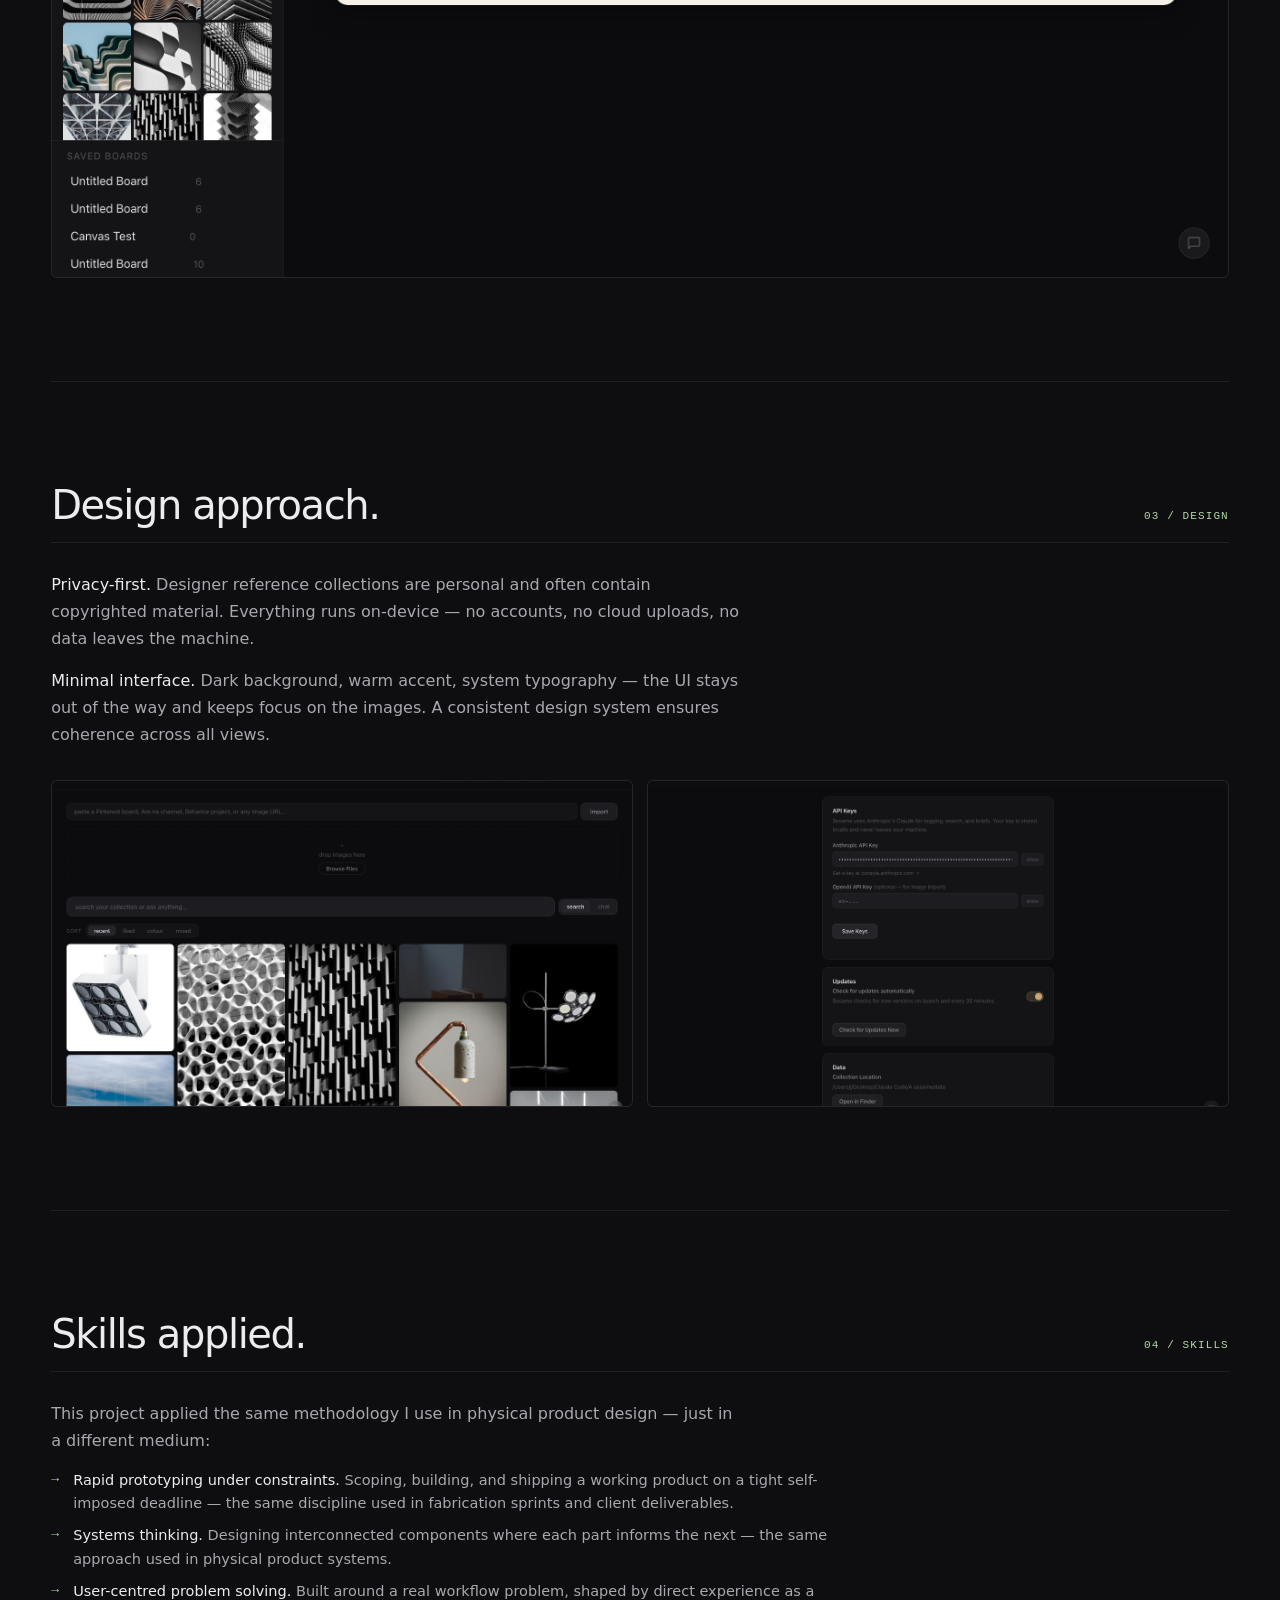
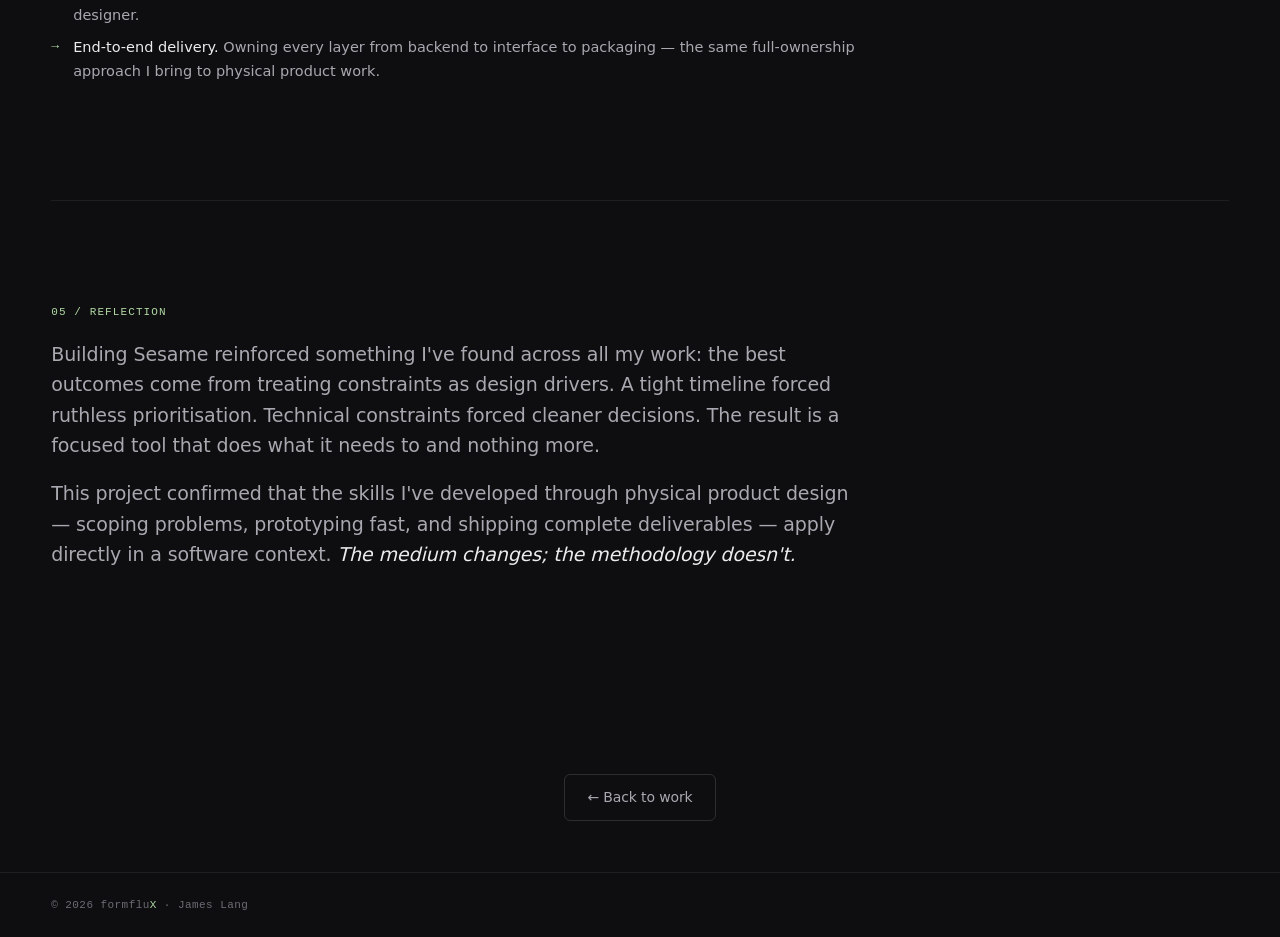
<file: sesame.html>
<!DOCTYPE html>
<html lang="en" data-theme="dark" data-direction="editorial" data-density="comfy">
<head>
<meta charset="UTF-8">
<meta name="viewport" content="width=device-width, initial-scale=1.0">
<title>Sesame · formfluX</title>
<meta name="description" content="Sesame — a local-first visual taste tool. CLIP-embedding semantic search, style briefs, and 3D cluster mapping. Native macOS.">
<link rel="stylesheet" href="portfolio.css?v=20260521">
<link rel="stylesheet" href="case-study.css?v=20260521">
</head>
<body>

<header class="nav">
  <a href="index.html#top" class="nav__logo">formflu<span class="x">X</span></a>
  <nav class="nav__links">
    <a href="index.html#work">Work</a>
    <a href="index.html#process">Process</a>
    <a href="index.html#cv">CV</a>
    <a href="index.html#about">About</a>
    <a href="index.html#contact">Contact</a>
  </nav>
  <div class="nav__lang" aria-label="Language">
    <span class="nav__lang-current" aria-current="true">EN</span>
    <span class="nav__lang-sep">/</span>
    <a href="index-zh.html" class="nav__lang-link" hreflang="zh">中</a>
  </div>
  <button class="nav__menu-toggle" aria-label="Open menu" aria-expanded="false" aria-controls="primary-nav">
    <span></span><span></span><span></span>
  </button>
</header>

<main class="cs">

  <section class="cs-hero">
    <div class="cs-hero__chrome">
      <span class="chrome-id">CASE&nbsp;008 · SESAME</span>
      <span class="chrome-meta">2025–26 · private beta · native macOS</span>
    </div>
    <div class="cs-hero__image-wrap">
      <img src="images/sesame/collection.png" alt="Sesame collection grid — visual references arranged in a searchable layout">
      <div class="cs-hero__overlay">
        <div class="cs-hero__kicker">AI / ML · Desktop · Local-first</div>
        <h1 class="cs-hero__title"><em>Sesame</em>.</h1>
        <p class="cs-hero__sub">A local-first visual taste tool that learns your aesthetic from your own references — embedding-native semantic search, style briefs, and 3D cluster mapping. Built from scratch as a native macOS app.</p>
      </div>
    </div>
  </section>

  <section class="cs-overview">
    <div class="cs-overview__text">
      <p>Sesame is a native desktop application that helps designers organise and understand their visual reference collections. Import images from anywhere, search them by description, and let the app surface patterns in your taste you might not have noticed.</p>
      <p>Everything runs locally — no accounts, no cloud, no images leave the machine. I built it to solve a problem I kept hitting in my own design work: references scattered across platforms with no way to search or make sense of them.</p>
      <p>This project applied the same rapid-prototyping and systems-thinking skills I use in physical product design to a software context — scoping a real problem, building a working solution, and shipping it under tight time constraints.</p>
    </div>
    <dl class="cs-overview__meta">
      <div class="cs-meta-row"><dt>Type</dt><dd>Personal project · design tool</dd></div>
      <div class="cs-meta-row"><dt>Year</dt><dd>2025–2026</dd></div>
      <div class="cs-meta-row"><dt>Role</dt><dd>Solo — design, architecture, build</dd></div>
      <div class="cs-meta-row"><dt>Stack</dt><dd>Swift (SwiftUI) · CLIP embeddings on-device · local SQLite</dd></div>
      <div class="cs-meta-row"><dt>Status</dt><dd>Private beta · native macOS</dd></div>
    </dl>
  </section>

  <section class="cs-chapter">
    <div class="cs-chapter__head">
      <h2 class="cs-chapter__h">The problem.</h2>
      <span class="chrome-id">01 / PROBLEM</span>
    </div>
    <div class="cs-chapter__body cs-chapter__body--single">
      <div class="cs-prose">
        <p>Designers collect visual inspiration across many platforms, but these collections end up scattered, unsearchable, and disconnected from the actual design process. There's no good way to ask <em>"find me images with that warm brutalist feeling"</em> across everything you've saved.</p>
        <p>Existing tools treat inspiration as a static archive. Sesame treats it as a living, searchable resource that becomes more useful the more you engage with it.</p>
      </div>
    </div>
    <div class="cs-stats">
      <div class="cs-stat"><span class="cs-stat__val">4<em>days</em></span><span class="cs-stat__lbl">concept to working product</span></div>
      <div class="cs-stat"><span class="cs-stat__val">7</span><span class="cs-stat__lbl">interconnected views</span></div>
      <div class="cs-stat"><span class="cs-stat__val">100<em>%</em></span><span class="cs-stat__lbl">local-first / offline</span></div>
    </div>
  </section>

  <section class="cs-chapter">
    <div class="cs-chapter__head">
      <h2 class="cs-chapter__h">What it does.</h2>
      <span class="chrome-id">02 / FEATURES</span>
    </div>
    <div class="cs-chapter__body cs-chapter__body--single">
      <span class="cs-chapter__tag">● Sole developer</span>

      <div class="cs-prose">
        <h3 style="font-family:var(--f-display);font-size:18px;font-weight:500;margin:24px 0 6px;letter-spacing:-0.015em;">Natural language search</h3>
        <p>Describe what you're looking for in plain language and the app returns visually relevant results — no manual tagging required. CLIP embeddings are generated on-device when images are imported.</p>
      </div>
      <div class="cs-media cs-media--full"><img src="images/sesame/search.png" alt="Sesame — natural language search results"></div>

      <div class="cs-prose">
        <h3 style="font-family:var(--f-display);font-size:18px;font-weight:500;margin:28px 0 6px;letter-spacing:-0.015em;">Refine view</h3>
        <p>A full-screen view for rapidly reviewing your collection. The app learns from your responses over time, personalising results to your taste.</p>
      </div>
      <div class="cs-media cs-media--full"><img src="images/sesame/swipe.png" alt="Sesame — refine view for rapid taste calibration"></div>

      <div class="cs-prose">
        <h3 style="font-family:var(--f-display);font-size:18px;font-weight:500;margin:28px 0 6px;letter-spacing:-0.015em;">Visual mapping</h3>
        <p>An interactive 3D visualisation that reveals how your references relate to each other in embedding space, making implicit aesthetic patterns visible.</p>
      </div>
      <div class="cs-media cs-media--full"><img src="images/sesame/map.png" alt="Sesame — 3D cluster map of image embeddings"></div>

      <div class="cs-prose">
        <h3 style="font-family:var(--f-display);font-size:18px;font-weight:500;margin:28px 0 6px;letter-spacing:-0.015em;">Style briefs</h3>
        <p>Generates written design briefs grounded in your actual collection — principles, vocabulary, and direction based on what you've curated, not generic labels.</p>
      </div>
      <div class="cs-media cs-media--full"><img src="images/sesame/brief.png" alt="Sesame — auto-generated style brief"></div>

      <div class="cs-prose">
        <h3 style="font-family:var(--f-display);font-size:18px;font-weight:500;margin:28px 0 6px;letter-spacing:-0.015em;">Moodboard builder</h3>
        <p>Arrange selected images on a canvas and export presentation-ready boards directly from your curated references.</p>
      </div>
      <div class="cs-media cs-media--full"><img src="images/sesame/moodboard.png" alt="Sesame — moodboard builder canvas"></div>
    </div>
  </section>

  <section class="cs-chapter">
    <div class="cs-chapter__head">
      <h2 class="cs-chapter__h">Design approach.</h2>
      <span class="chrome-id">03 / DESIGN</span>
    </div>
    <div class="cs-chapter__body cs-chapter__body--single">
      <div class="cs-prose">
        <p><strong>Privacy-first.</strong> Designer reference collections are personal and often contain copyrighted material. Everything runs on-device — no accounts, no cloud uploads, no data leaves the machine.</p>
        <p><strong>Minimal interface.</strong> Dark background, warm accent, system typography — the UI stays out of the way and keeps focus on the images. A consistent design system ensures coherence across all views.</p>
      </div>
    </div>
    <div class="cs-media cs-media--pair">
      <img src="images/sesame/collection.png" alt="Sesame — collection grid">
      <img src="images/sesame/settings.png" alt="Sesame — settings panel">
    </div>
  </section>

  <section class="cs-chapter">
    <div class="cs-chapter__head">
      <h2 class="cs-chapter__h">Skills applied.</h2>
      <span class="chrome-id">04 / SKILLS</span>
    </div>
    <div class="cs-chapter__body cs-chapter__body--single">
      <div class="cs-prose">
        <p>This project applied the same methodology I use in physical product design — just in a different medium:</p>
        <ul>
          <li><strong>Rapid prototyping under constraints.</strong> Scoping, building, and shipping a working product on a tight self-imposed deadline — the same discipline used in fabrication sprints and client deliverables.</li>
          <li><strong>Systems thinking.</strong> Designing interconnected components where each part informs the next — the same approach used in physical product systems.</li>
          <li><strong>User-centred problem solving.</strong> Built around a real workflow problem, shaped by direct experience as a designer.</li>
          <li><strong>End-to-end delivery.</strong> Owning every layer from backend to interface to packaging — the same full-ownership approach I bring to physical product work.</li>
        </ul>
      </div>
    </div>
  </section>

  <section class="cs-reflection">
    <span class="cs-reflection__mark">05 / REFLECTION</span>
    <p>Building Sesame reinforced something I've found across all my work: the best outcomes come from treating constraints as design drivers. A tight timeline forced ruthless prioritisation. Technical constraints forced cleaner decisions. The result is a focused tool that does what it needs to and nothing more.</p>
    <p>This project confirmed that the skills I've developed through physical product design — scoping problems, prototyping fast, and shipping complete deliverables — apply directly in a software context. <em>The medium changes; the methodology doesn't.</em></p>
  </section>

  <div class="cs-return">
    <a href="index.html#work" class="cta cta--ghost">← Back to work</a>
  </div>

</main>

<footer class="foot">
  <span>© 2026 formflu<span class="x">X</span> · James Lang</span>
</footer>

<script src="portfolio.js"></script>
</body>
</html>
</file>
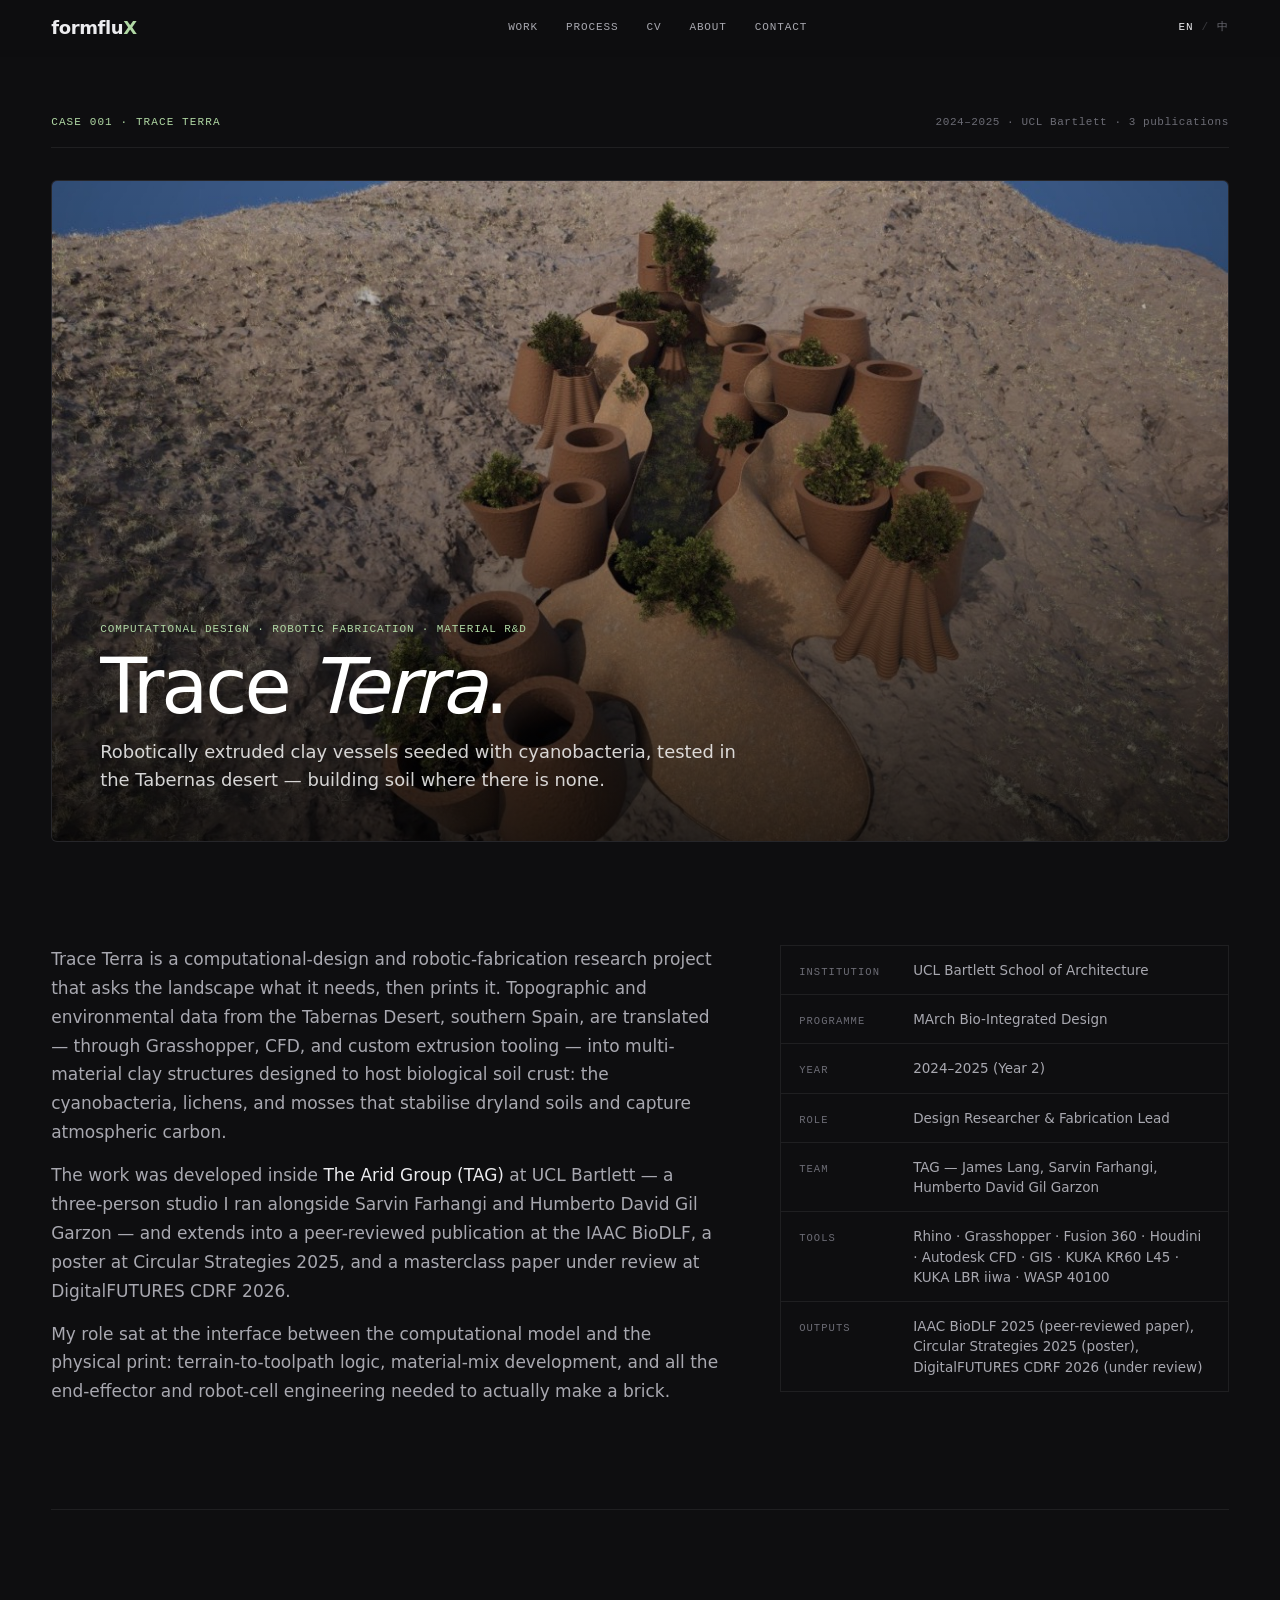
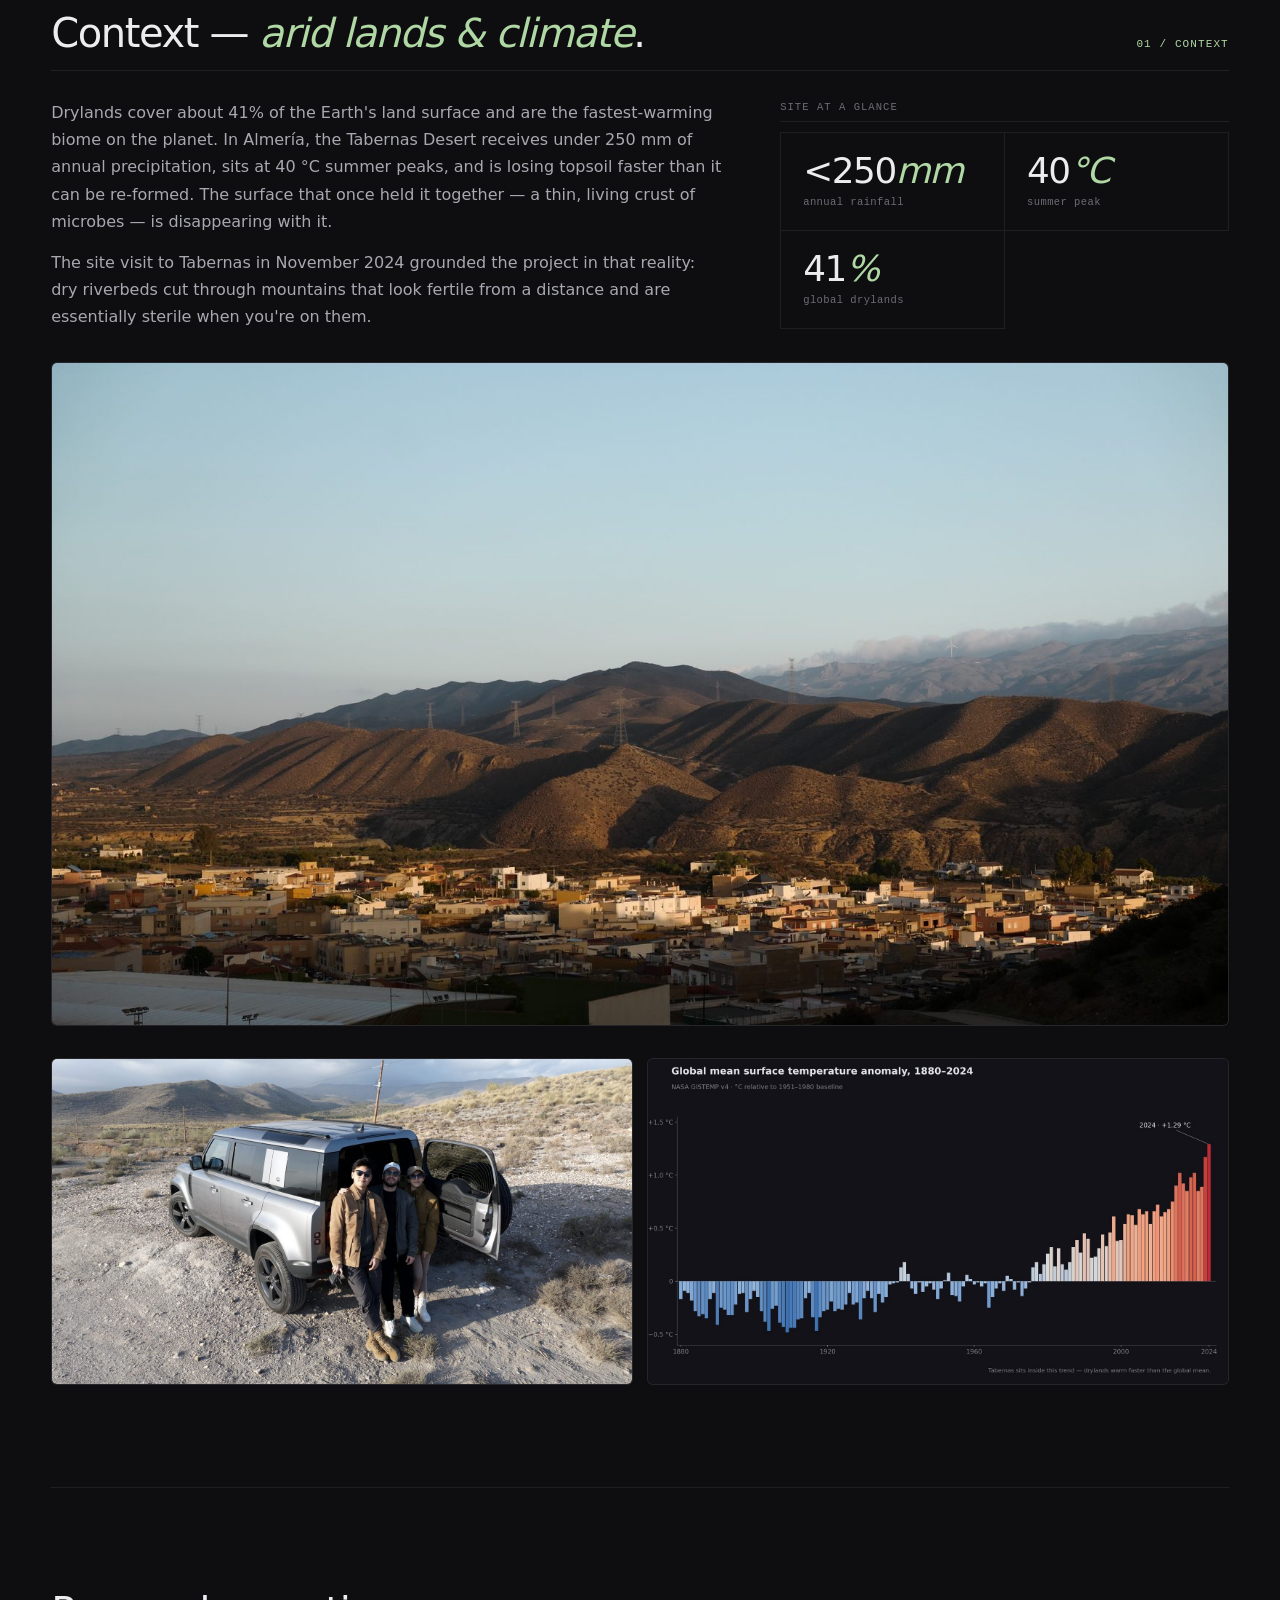
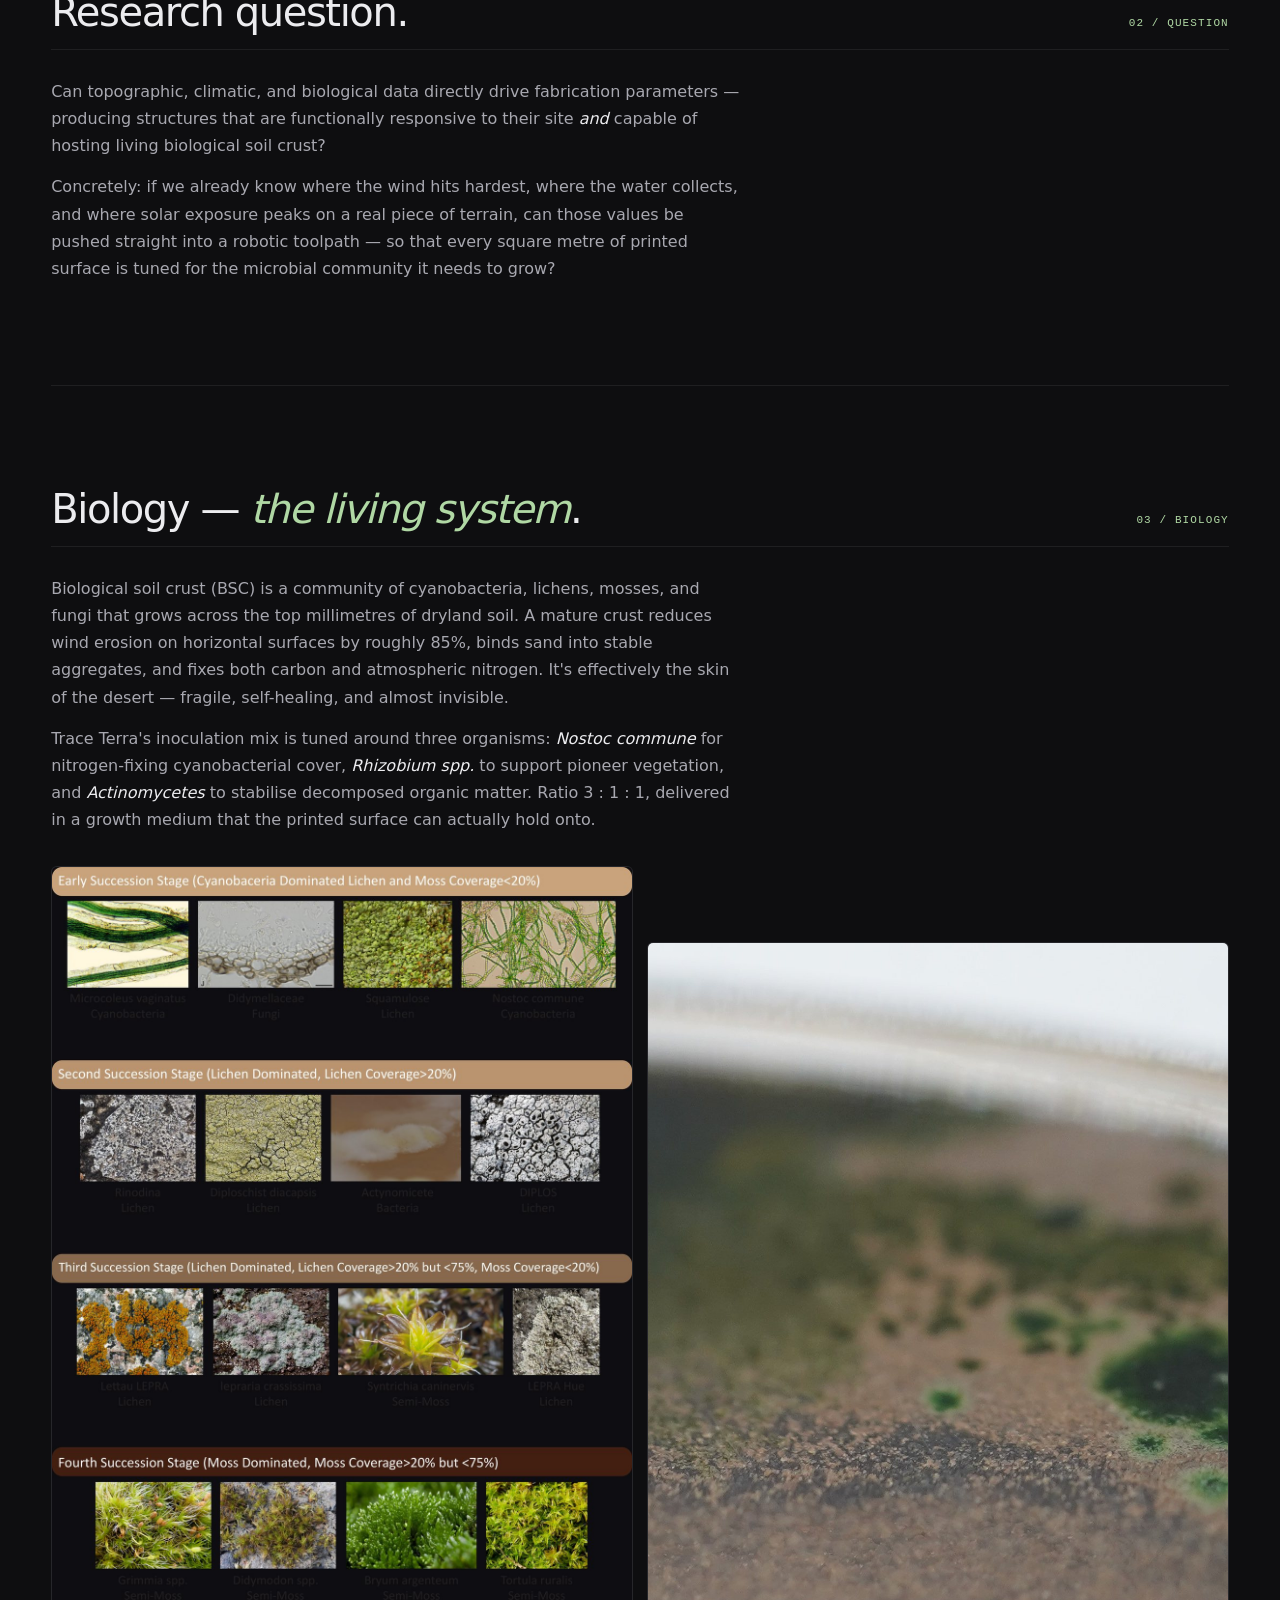
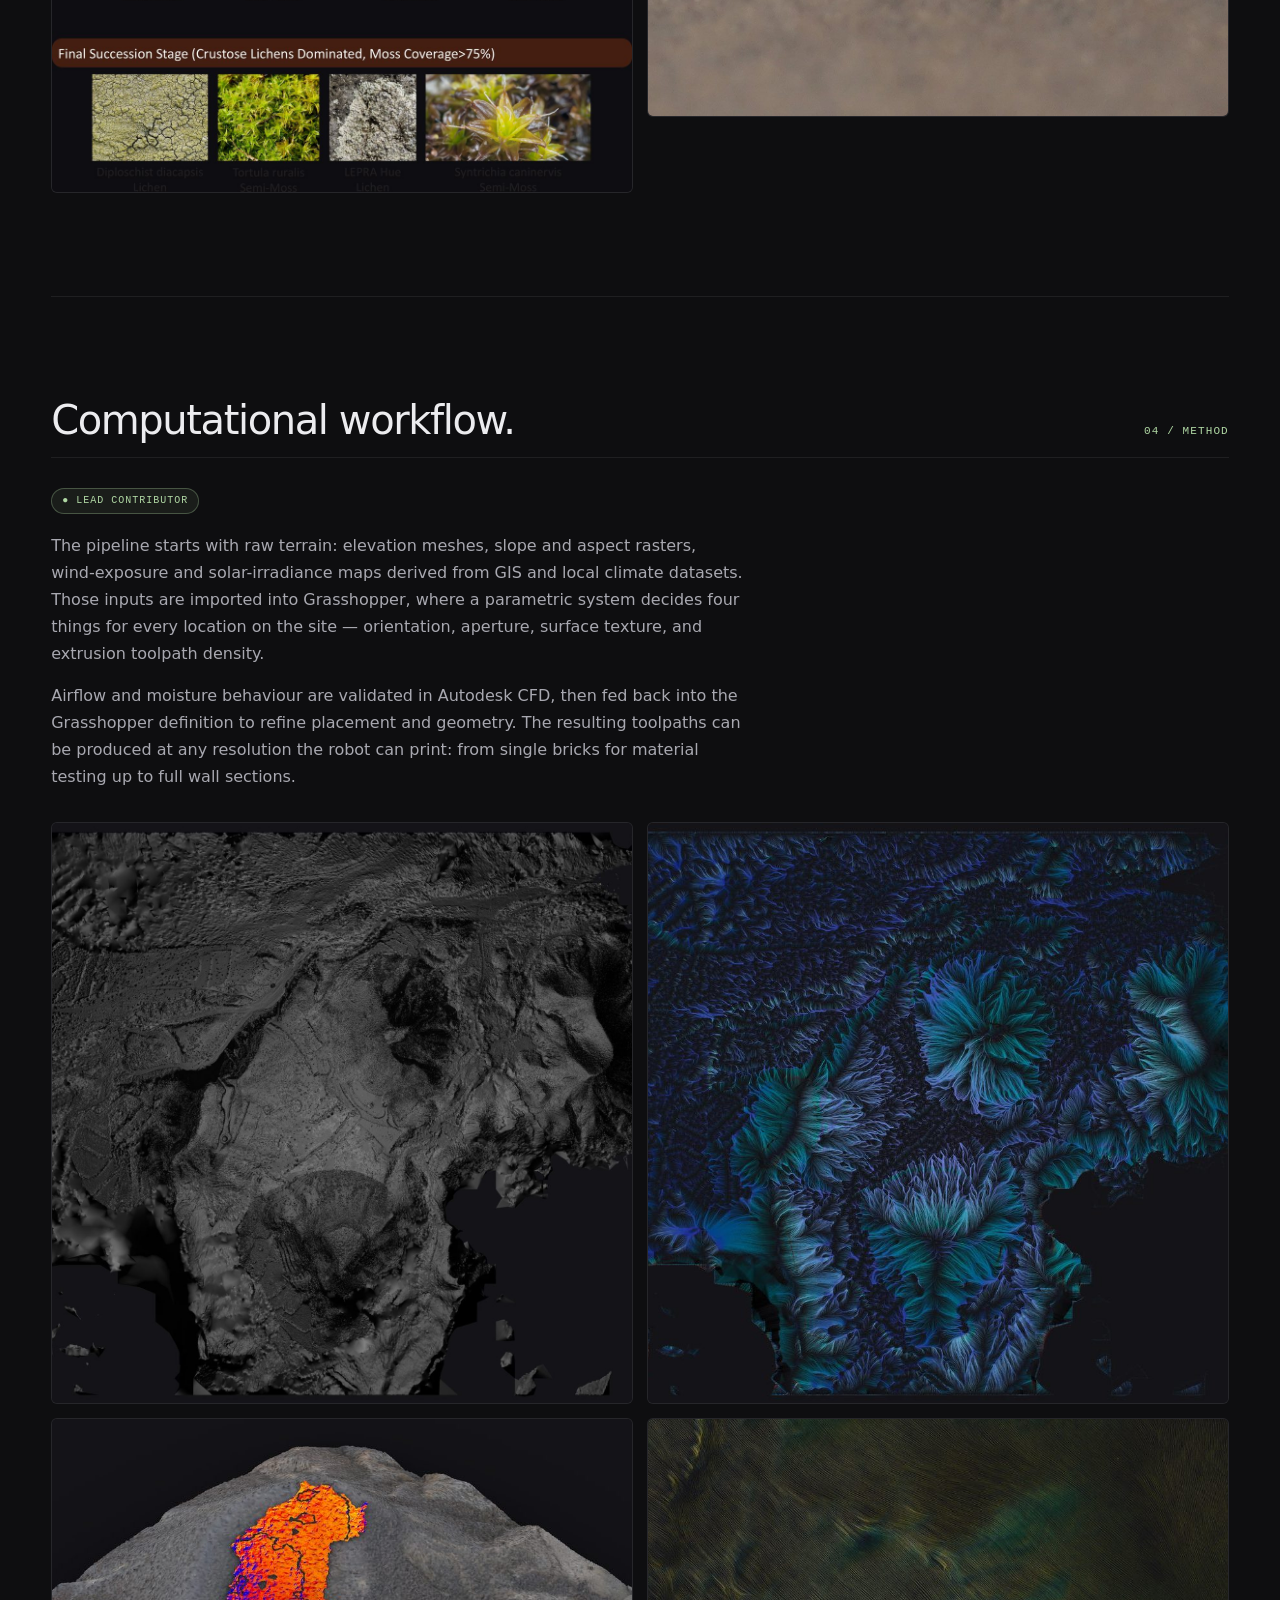
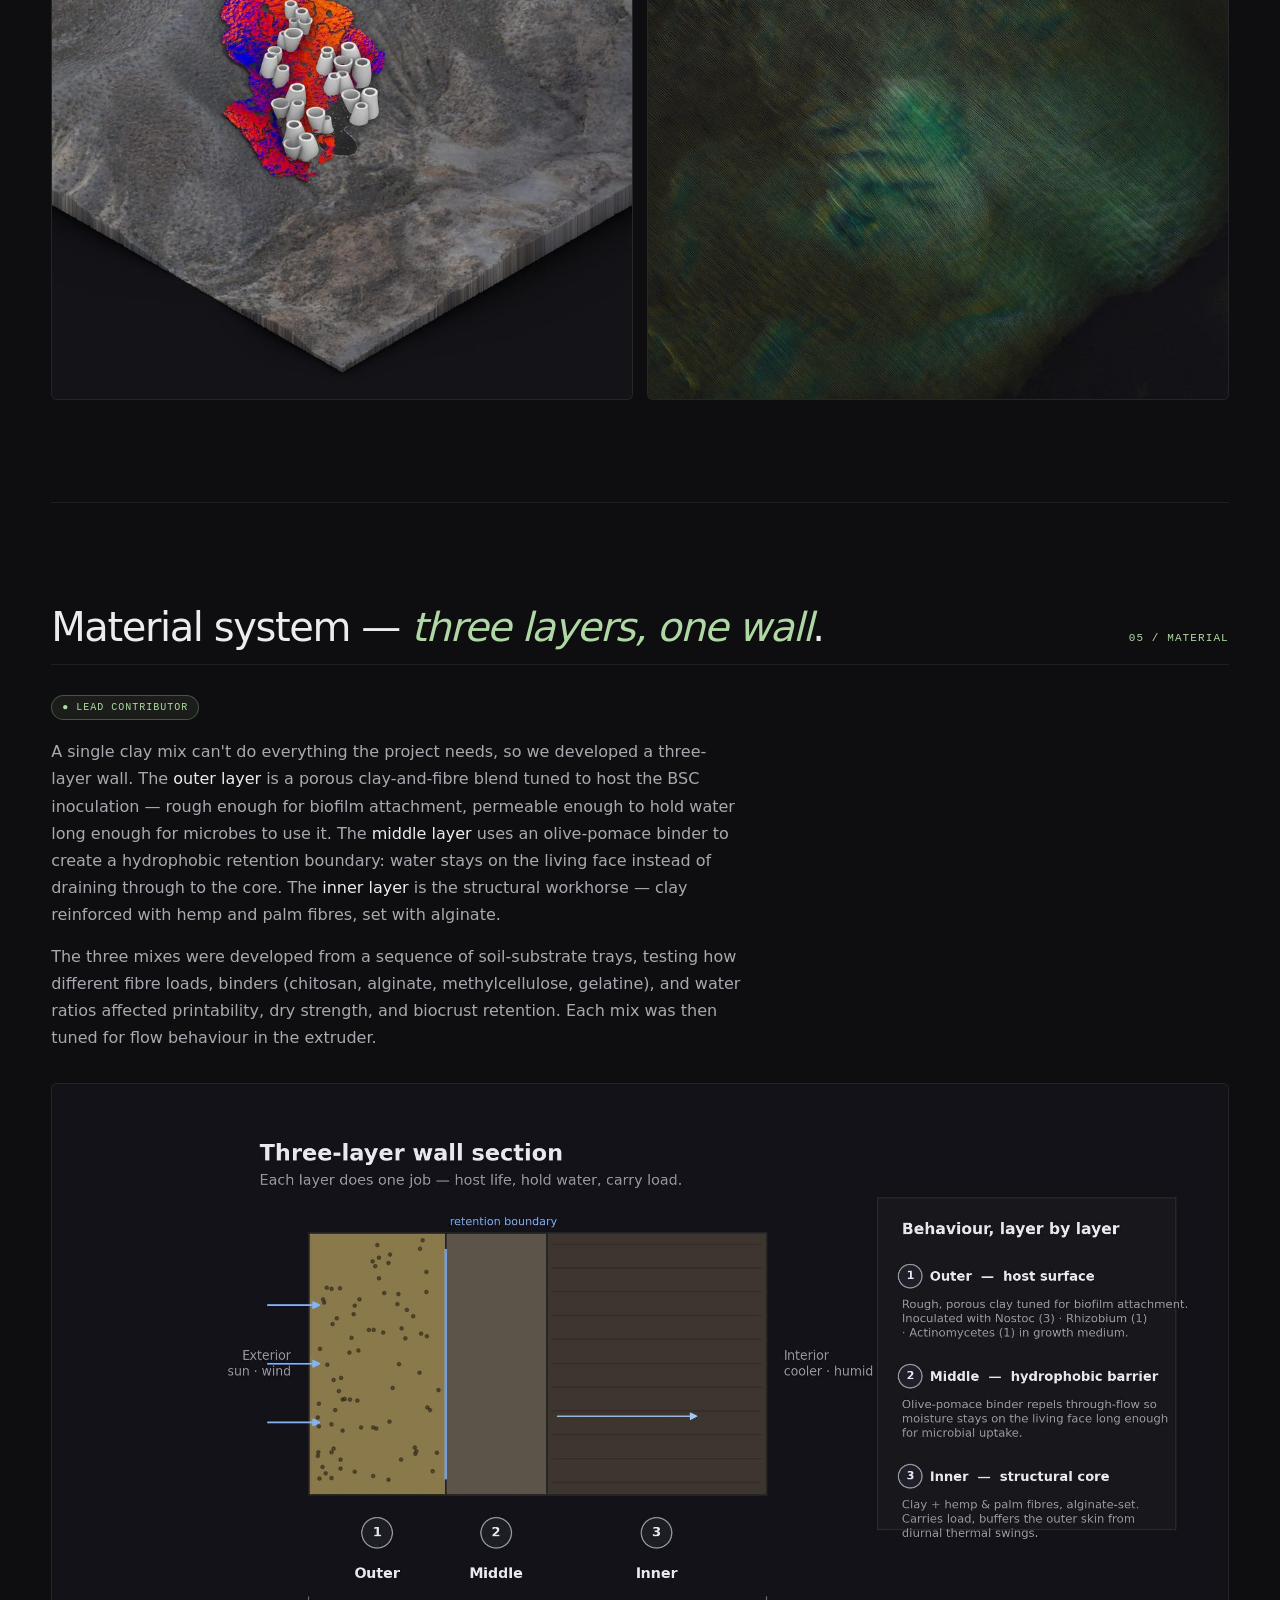
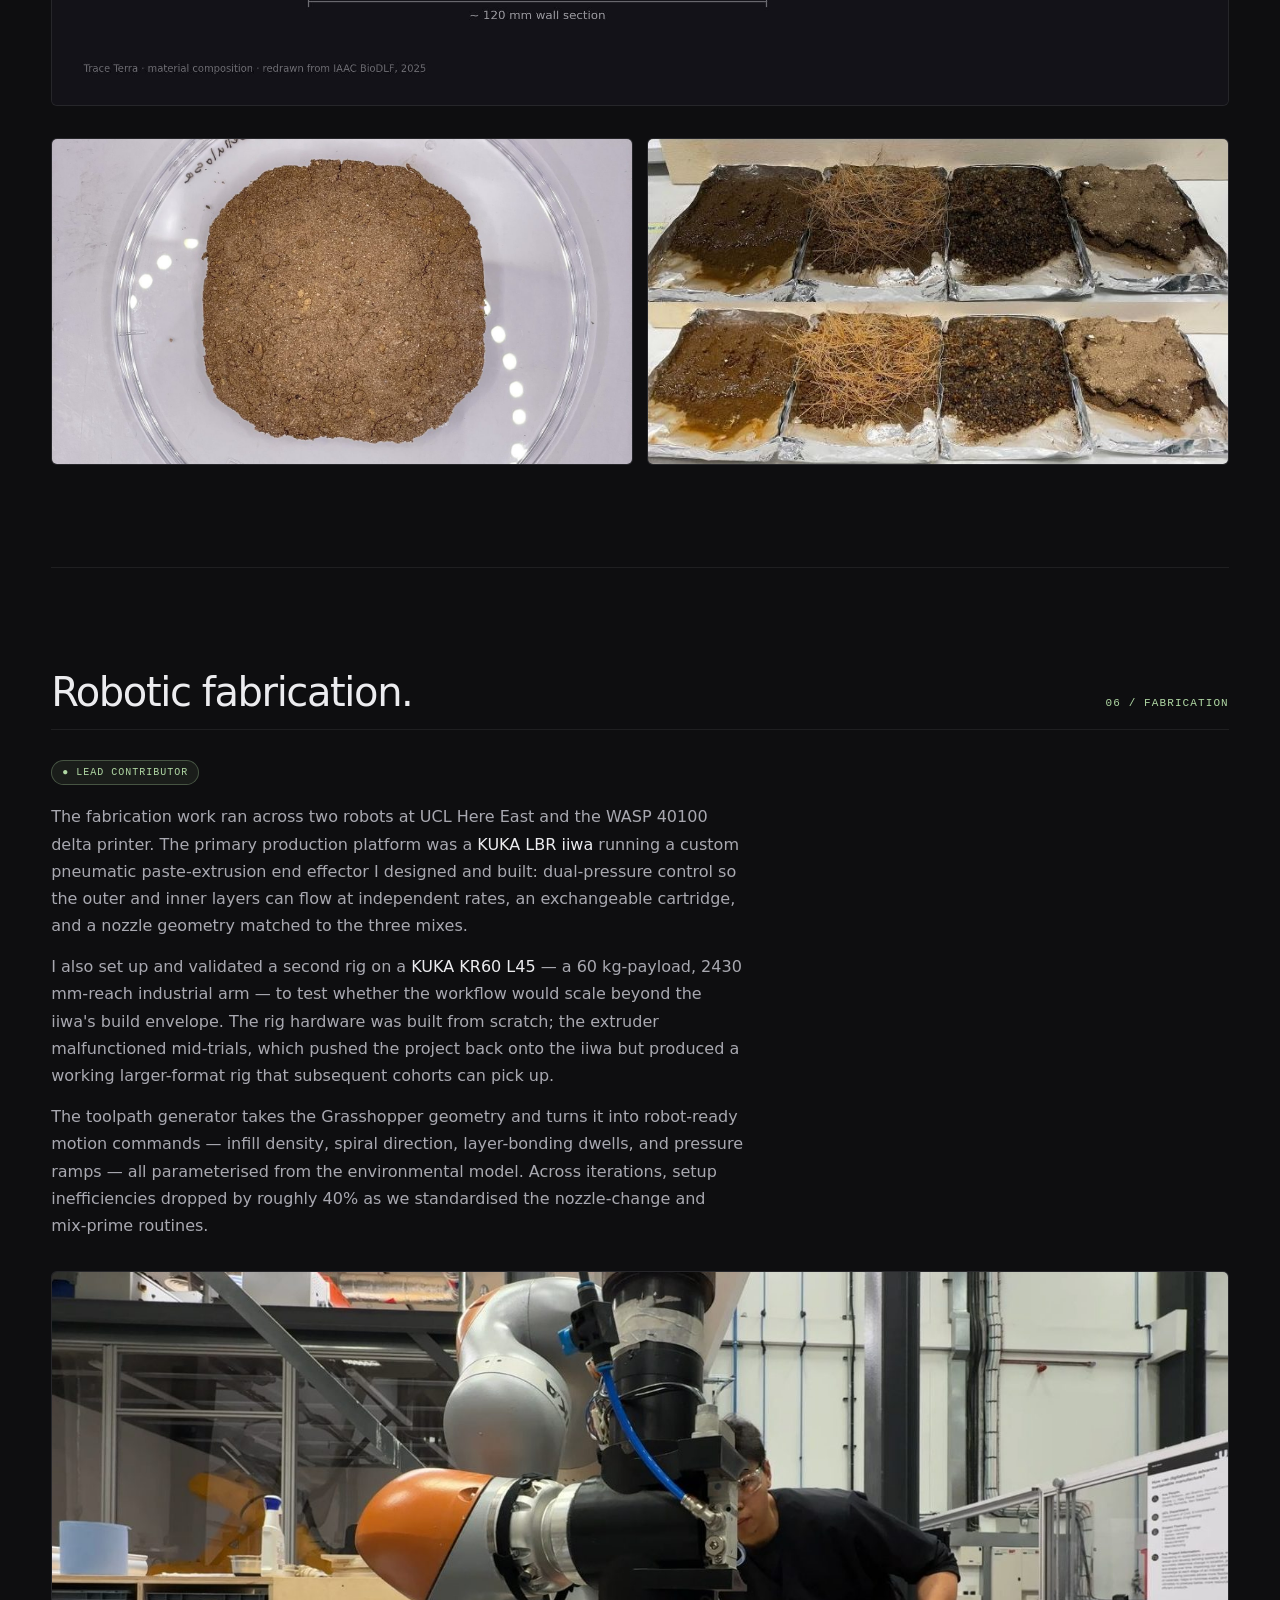
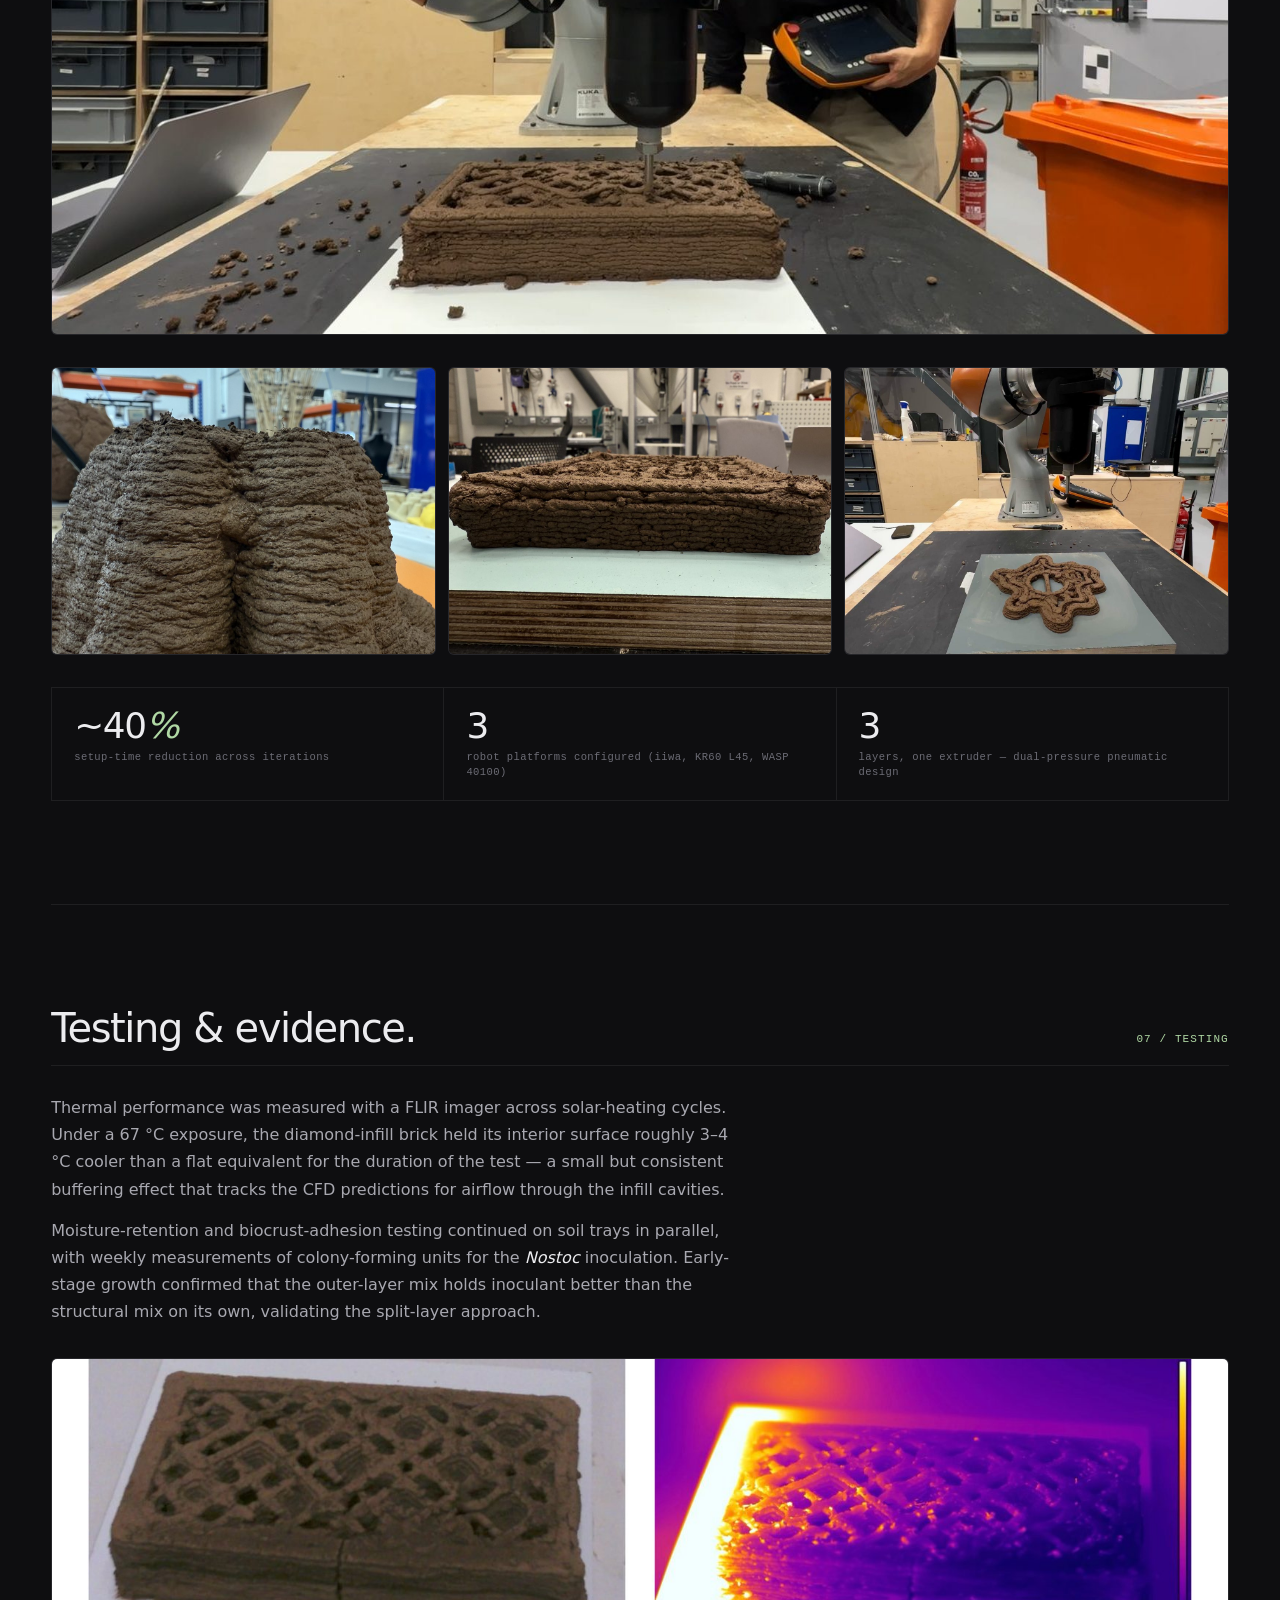
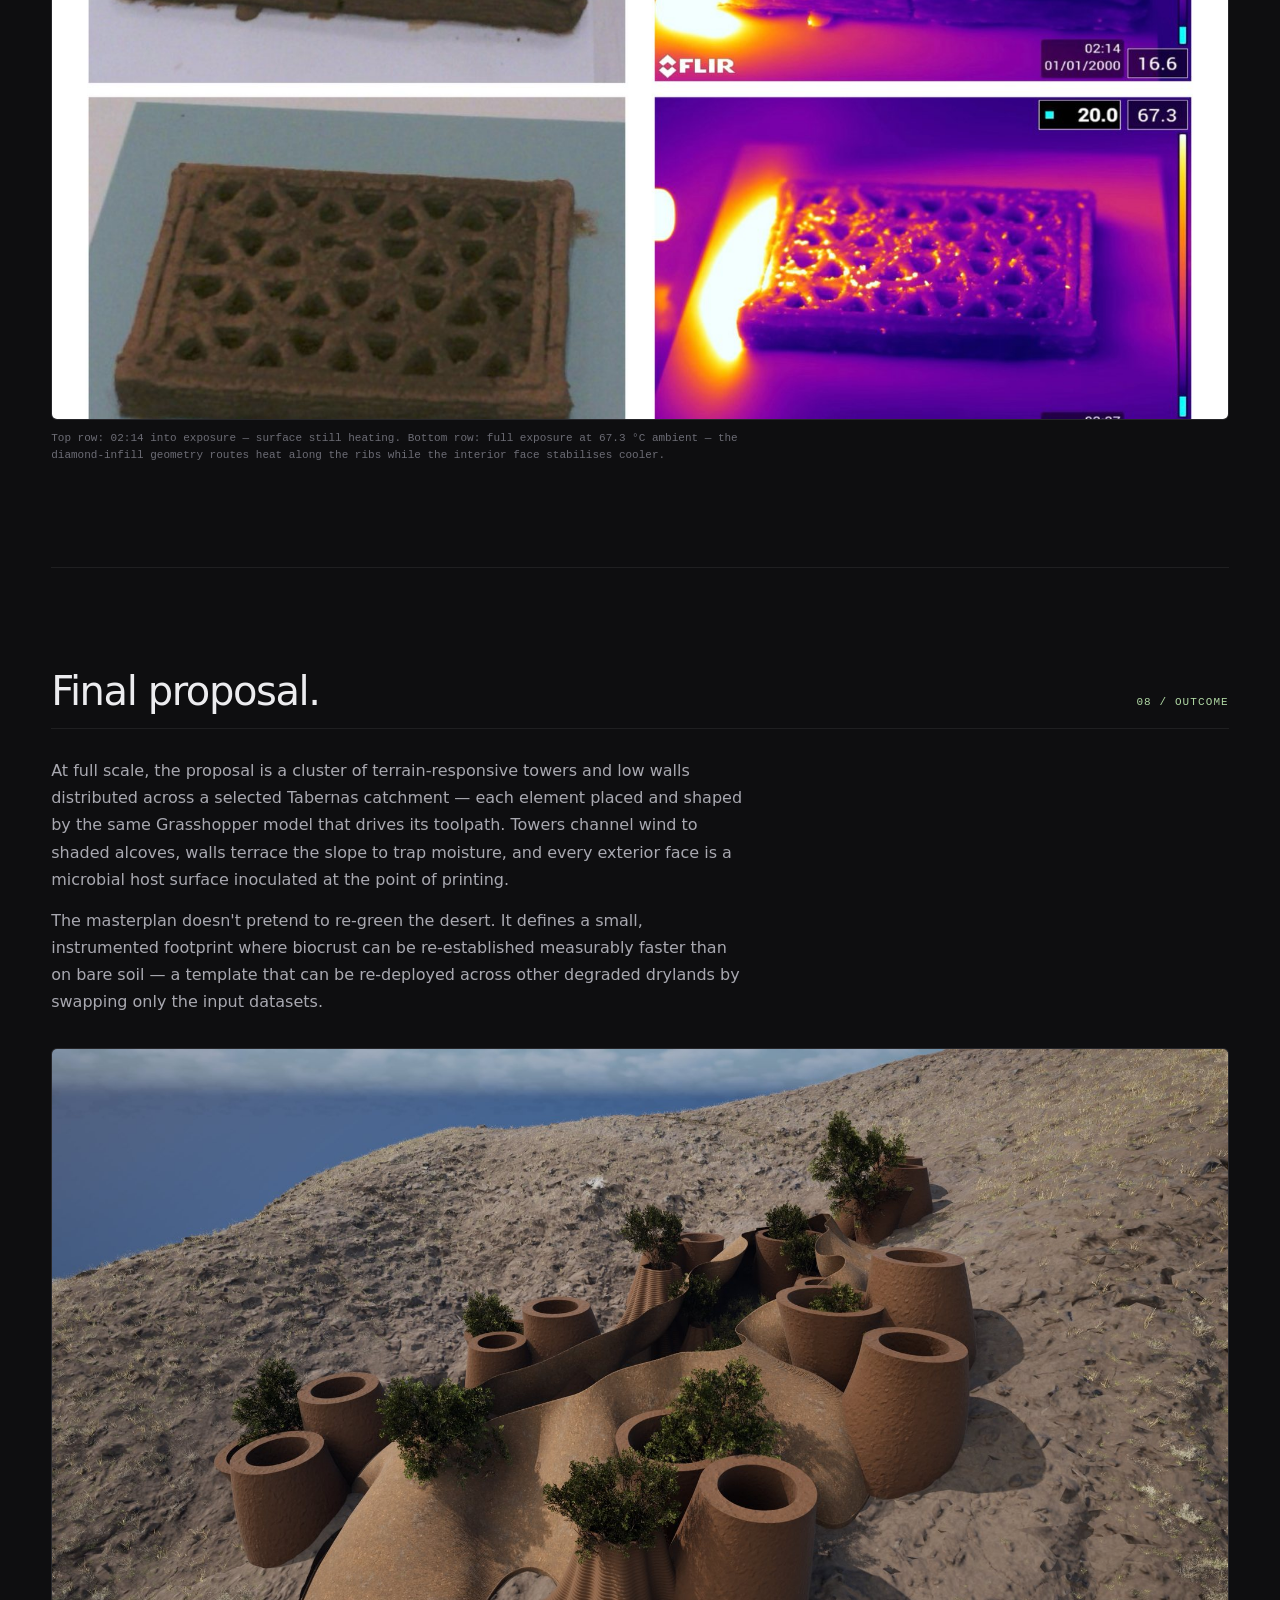
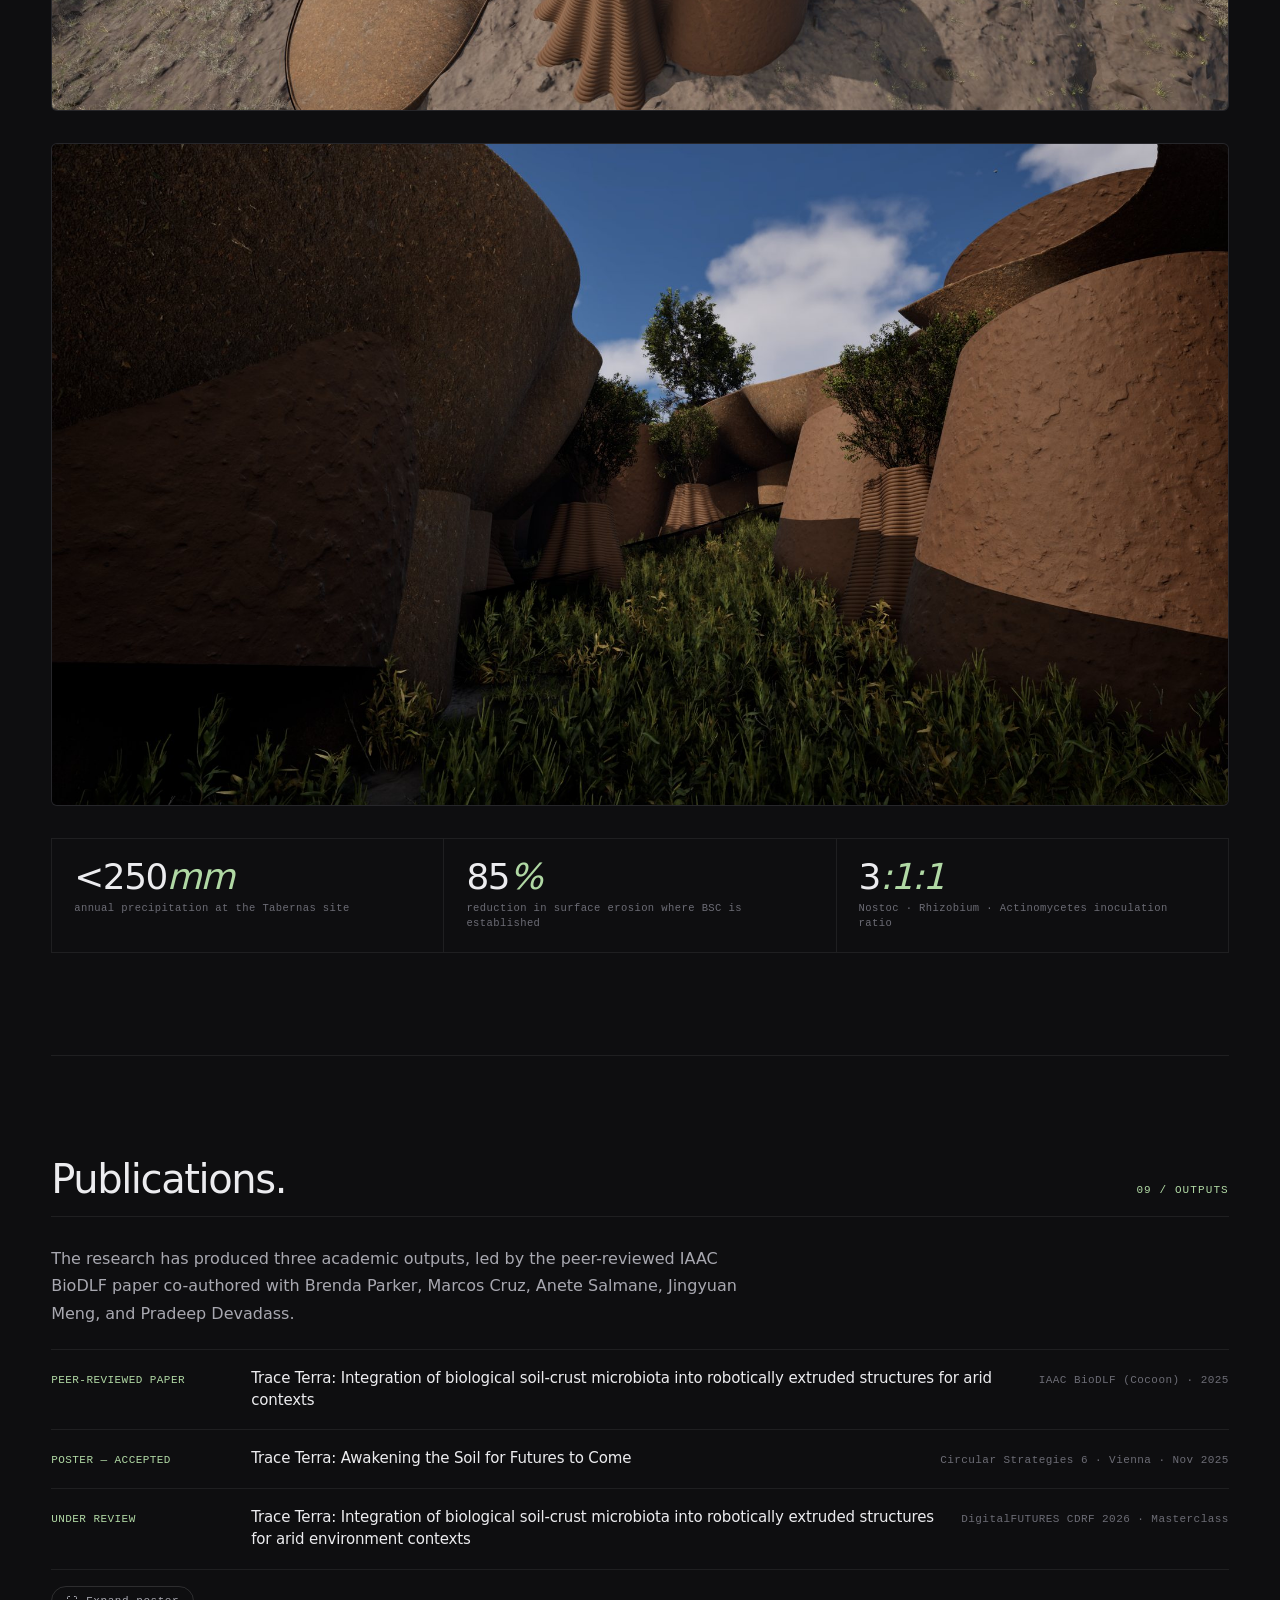
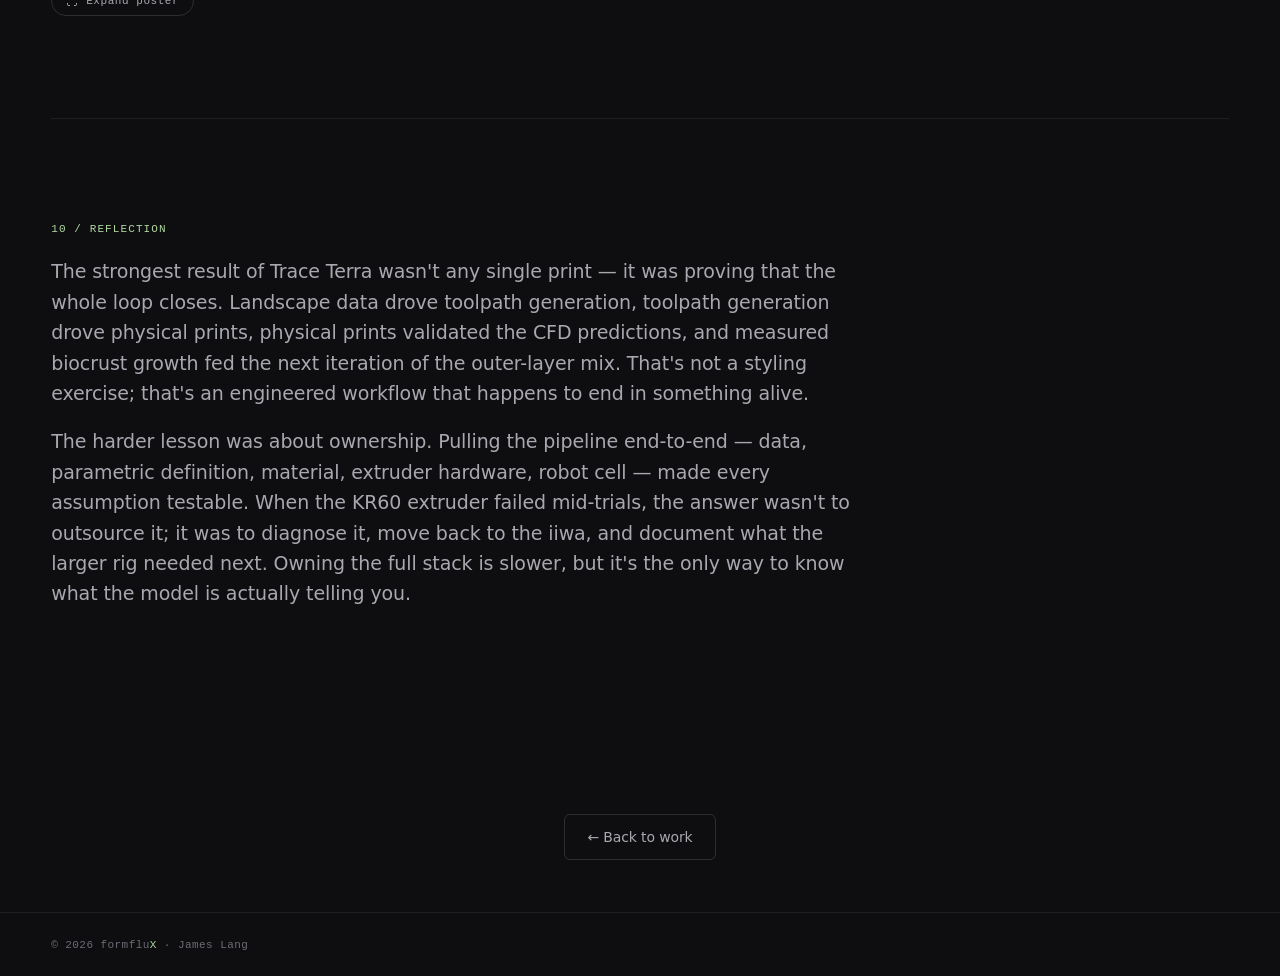
<file: trace-terra.html>
<!DOCTYPE html>
<html lang="en" data-theme="dark" data-direction="editorial" data-density="comfy">
<head>
<meta charset="UTF-8">
<meta name="viewport" content="width=device-width, initial-scale=1.0">
<title>Trace Terra · formfluX</title>
<meta name="description" content="Integrating biological soil-crust microbiota into robotically extruded structures for arid environments. UCL Bartlett, 2024–2025.">
<link rel="stylesheet" href="portfolio.css?v=20260521">
<link rel="stylesheet" href="case-study.css?v=20260521">
</head>
<body>

<!-- ============ NAV ============ -->
<header class="nav">
  <a href="index.html#top" class="nav__logo">formflu<span class="x">X</span></a>
  <nav class="nav__links">
    <a href="index.html#work">Work</a>
    <a href="index.html#process">Process</a>
    <a href="index.html#cv">CV</a>
    <a href="index.html#about">About</a>
    <a href="index.html#contact">Contact</a>
  </nav>
  <div class="nav__lang" aria-label="Language">
    <span class="nav__lang-current" aria-current="true">EN</span>
    <span class="nav__lang-sep">/</span>
    <a href="index-zh.html" class="nav__lang-link" hreflang="zh">中</a>
  </div>
  <button class="nav__menu-toggle" aria-label="Open menu" aria-expanded="false" aria-controls="primary-nav">
    <span></span><span></span><span></span>
  </button>
</header>

<main class="cs">

  <!-- ============ HERO ============ -->
  <section class="cs-hero">
    <div class="cs-hero__chrome">
      <span class="chrome-id">CASE&nbsp;001 · TRACE TERRA</span>
      <span class="chrome-meta">2024–2025 · UCL Bartlett · 3 publications</span>
    </div>
    <div class="cs-hero__image-wrap">
      <img src="images/trace-terra/hero-main.jpg" alt="Trace Terra — printed clay vessels seeded with biological soil crust on the Tabernas slope">
      <div class="cs-hero__overlay">
        <div class="cs-hero__kicker">Computational Design · Robotic Fabrication · Material R&amp;D</div>
        <h1 class="cs-hero__title">Trace <em>Terra</em>.</h1>
        <p class="cs-hero__sub">Robotically extruded clay vessels seeded with cyanobacteria, tested in the Tabernas desert — building soil where there is none.</p>
      </div>
    </div>
  </section>

  <!-- ============ OVERVIEW ============ -->
  <section class="cs-overview">
    <div class="cs-overview__text">
      <p>Trace Terra is a computational-design and robotic-fabrication research project that asks the landscape what it needs, then prints it. Topographic and environmental data from the Tabernas Desert, southern Spain, are translated — through Grasshopper, CFD, and custom extrusion tooling — into multi-material clay structures designed to host biological soil crust: the cyanobacteria, lichens, and mosses that stabilise dryland soils and capture atmospheric carbon.</p>
      <p>The work was developed inside <strong>The Arid Group (TAG)</strong> at UCL Bartlett — a three-person studio I ran alongside Sarvin Farhangi and Humberto David Gil Garzon — and extends into a peer-reviewed publication at the IAAC BioDLF, a poster at Circular Strategies 2025, and a masterclass paper under review at DigitalFUTURES CDRF 2026.</p>
      <p>My role sat at the interface between the computational model and the physical print: terrain-to-toolpath logic, material-mix development, and all the end-effector and robot-cell engineering needed to actually make a brick.</p>
    </div>
    <dl class="cs-overview__meta">
      <div class="cs-meta-row"><dt>Institution</dt><dd>UCL Bartlett School of Architecture</dd></div>
      <div class="cs-meta-row"><dt>Programme</dt><dd>MArch Bio-Integrated Design</dd></div>
      <div class="cs-meta-row"><dt>Year</dt><dd>2024–2025 (Year 2)</dd></div>
      <div class="cs-meta-row"><dt>Role</dt><dd>Design Researcher &amp; Fabrication Lead</dd></div>
      <div class="cs-meta-row"><dt>Team</dt><dd>TAG — James Lang, Sarvin Farhangi, Humberto David Gil Garzon</dd></div>
      <div class="cs-meta-row"><dt>Tools</dt><dd>Rhino · Grasshopper · Fusion 360 · Houdini · Autodesk CFD · GIS · KUKA KR60 L45 · KUKA LBR iiwa · WASP 40100</dd></div>
      <div class="cs-meta-row"><dt>Outputs</dt><dd>IAAC BioDLF 2025 (peer-reviewed paper), Circular Strategies 2025 (poster), DigitalFUTURES CDRF 2026 (under review)</dd></div>
    </dl>
  </section>

  <!-- ============ CH 01 · CONTEXT ============ -->
  <section class="cs-chapter">
    <div class="cs-chapter__head">
      <h2 class="cs-chapter__h">Context — <em>arid lands &amp; climate</em>.</h2>
      <span class="chrome-id">01 / CONTEXT</span>
    </div>
    <div class="cs-chapter__body">
      <div class="cs-prose">
        <p>Drylands cover about 41% of the Earth's land surface and are the fastest-warming biome on the planet. In Almería, the Tabernas Desert receives under 250 mm of annual precipitation, sits at 40 °C summer peaks, and is losing topsoil faster than it can be re-formed. The surface that once held it together — a thin, living crust of microbes — is disappearing with it.</p>
        <p>The site visit to Tabernas in November 2024 grounded the project in that reality: dry riverbeds cut through mountains that look fertile from a distance and are essentially sterile when you're on them.</p>
      </div>
      <aside class="cs-aside">
        <span class="cs-aside__label">Site at a glance</span>
        <div class="cs-stats" style="margin-top:0">
          <div class="cs-stat"><span class="cs-stat__val">&lt;250<em>mm</em></span><span class="cs-stat__lbl">annual rainfall</span></div>
          <div class="cs-stat"><span class="cs-stat__val">40<em>°C</em></span><span class="cs-stat__lbl">summer peak</span></div>
          <div class="cs-stat"><span class="cs-stat__val">41<em>%</em></span><span class="cs-stat__lbl">global drylands</span></div>
        </div>
      </aside>
    </div>
    <div class="cs-media cs-media--full">
      <img src="images/trace-terra/context-tabernas-landscape.jpg" alt="Tabernas Desert at dusk — arid mountains rising behind a small Almerían settlement">
    </div>
    <div class="cs-media cs-media--pair">
      <img src="images/trace-terra/context-site-visit.jpg" alt="TAG team during the Tabernas site visit — Land Rover Defender parked on a ridge, three researchers in the desert">
      <img src="images/trace-terra/context-climate-temp.jpg" alt="Global mean surface temperature anomaly 1880–2024, showing the acceleration of warming relevant to arid regions">
    </div>
  </section>

  <!-- ============ CH 02 · QUESTION ============ -->
  <section class="cs-chapter">
    <div class="cs-chapter__head">
      <h2 class="cs-chapter__h">Research question.</h2>
      <span class="chrome-id">02 / QUESTION</span>
    </div>
    <div class="cs-chapter__body cs-chapter__body--single">
      <div class="cs-prose">
        <p>Can topographic, climatic, and biological data directly drive fabrication parameters — producing structures that are functionally responsive to their site <em>and</em> capable of hosting living biological soil crust?</p>
        <p>Concretely: if we already know where the wind hits hardest, where the water collects, and where solar exposure peaks on a real piece of terrain, can those values be pushed straight into a robotic toolpath — so that every square metre of printed surface is tuned for the microbial community it needs to grow?</p>
      </div>
    </div>
  </section>

  <!-- ============ CH 03 · BIOLOGY ============ -->
  <section class="cs-chapter">
    <div class="cs-chapter__head">
      <h2 class="cs-chapter__h">Biology — <em>the living system</em>.</h2>
      <span class="chrome-id">03 / BIOLOGY</span>
    </div>
    <div class="cs-chapter__body cs-chapter__body--single">
      <div class="cs-prose">
        <p>Biological soil crust (BSC) is a community of cyanobacteria, lichens, mosses, and fungi that grows across the top millimetres of dryland soil. A mature crust reduces wind erosion on horizontal surfaces by roughly 85%, binds sand into stable aggregates, and fixes both carbon and atmospheric nitrogen. It's effectively the skin of the desert — fragile, self-healing, and almost invisible.</p>
        <p>Trace Terra's inoculation mix is tuned around three organisms: <em>Nostoc commune</em> for nitrogen-fixing cyanobacterial cover, <em>Rhizobium spp.</em> to support pioneer vegetation, and <em>Actinomycetes</em> to stabilise decomposed organic matter. Ratio 3 : 1 : 1, delivered in a growth medium that the printed surface can actually hold onto.</p>
      </div>
    </div>
    <div class="cs-media cs-media--portrait-pair">
      <img src="images/trace-terra/bio-succession-vertical.jpg" alt="Five-stage BSC succession chart — early cyanobacterial dominance through lichen, moss and mature crust">
      <img src="images/trace-terra/bio-growth-portrait.jpg" alt="Close-up of Nostoc commune colonising a clay substrate — green filaments and early colonies across a brown surface">
    </div>
  </section>

  <!-- ============ CH 04 · COMPUTATIONAL WORKFLOW ============ -->
  <section class="cs-chapter">
    <div class="cs-chapter__head">
      <h2 class="cs-chapter__h">Computational workflow.</h2>
      <span class="chrome-id">04 / METHOD</span>
    </div>
    <div class="cs-chapter__body cs-chapter__body--single">
      <span class="cs-chapter__tag">● Lead contributor</span>
      <div class="cs-prose">
        <p>The pipeline starts with raw terrain: elevation meshes, slope and aspect rasters, wind-exposure and solar-irradiance maps derived from GIS and local climate datasets. Those inputs are imported into Grasshopper, where a parametric system decides four things for every location on the site — orientation, aperture, surface texture, and extrusion toolpath density.</p>
        <p>Airflow and moisture behaviour are validated in Autodesk CFD, then fed back into the Grasshopper definition to refine placement and geometry. The resulting toolpaths can be produced at any resolution the robot can print: from single bricks for material testing up to full wall sections.</p>
      </div>
    </div>
    <div class="cs-media cs-media--grid2">
      <img src="images/trace-terra/workflow-terrain-square.jpg" alt="Greyscale terrain mesh of the Tabernas site — GIS-derived elevation input">
      <img src="images/trace-terra/workflow-rain-square.jpg" alt="Site-scale rainfall simulation — isometric of water-collection patterns">
      <img src="images/trace-terra/workflow-placement-square.jpg" alt="Placement logic — candidate structures distributed by slope, exposure, and catchment">
      <img src="images/trace-terra/workflow-windflow-square.jpg" alt="Autodesk CFD wind-flow analysis — streamlines passing around a candidate tower geometry">
    </div>
  </section>

  <!-- ============ CH 05 · MATERIAL SYSTEM ============ -->
  <section class="cs-chapter">
    <div class="cs-chapter__head">
      <h2 class="cs-chapter__h">Material system — <em>three layers, one wall</em>.</h2>
      <span class="chrome-id">05 / MATERIAL</span>
    </div>
    <div class="cs-chapter__body cs-chapter__body--single">
      <span class="cs-chapter__tag">● Lead contributor</span>
      <div class="cs-prose">
        <p>A single clay mix can't do everything the project needs, so we developed a three-layer wall. The <strong>outer layer</strong> is a porous clay-and-fibre blend tuned to host the BSC inoculation — rough enough for biofilm attachment, permeable enough to hold water long enough for microbes to use it. The <strong>middle layer</strong> uses an olive-pomace binder to create a hydrophobic retention boundary: water stays on the living face instead of draining through to the core. The <strong>inner layer</strong> is the structural workhorse — clay reinforced with hemp and palm fibres, set with alginate.</p>
        <p>The three mixes were developed from a sequence of soil-substrate trays, testing how different fibre loads, binders (chitosan, alginate, methylcellulose, gelatine), and water ratios affected printability, dry strength, and biocrust retention. Each mix was then tuned for flow behaviour in the extruder.</p>
      </div>
    </div>
    <div class="cs-media cs-media--full">
      <img src="images/trace-terra/material-wall-section.jpg" alt="Three-layer wall-section diagram — outer microbial host surface, middle hydrophobic barrier, inner structural core with water-flow arrows and retention boundary">
    </div>
    <div class="cs-media cs-media--pair">
      <img src="images/trace-terra/material-soil-sample.jpg" alt="Hand holding a soil sample from the Tabernas site — coarse, dry, minimal organic content">
      <img src="images/trace-terra/material-soil-trays.jpg" alt="Soil-tray testing — substrates with varying fibre and binder mixes">
    </div>
  </section>

  <!-- ============ CH 06 · ROBOTIC FABRICATION ============ -->
  <section class="cs-chapter">
    <div class="cs-chapter__head">
      <h2 class="cs-chapter__h">Robotic fabrication.</h2>
      <span class="chrome-id">06 / FABRICATION</span>
    </div>
    <div class="cs-chapter__body cs-chapter__body--single">
      <span class="cs-chapter__tag">● Lead contributor</span>
      <div class="cs-prose">
        <p>The fabrication work ran across two robots at UCL Here East and the WASP 40100 delta printer. The primary production platform was a <strong>KUKA LBR iiwa</strong> running a custom pneumatic paste-extrusion end effector I designed and built: dual-pressure control so the outer and inner layers can flow at independent rates, an exchangeable cartridge, and a nozzle geometry matched to the three mixes.</p>
        <p>I also set up and validated a second rig on a <strong>KUKA KR60 L45</strong> — a 60 kg-payload, 2430 mm-reach industrial arm — to test whether the workflow would scale beyond the iiwa's build envelope. The rig hardware was built from scratch; the extruder malfunctioned mid-trials, which pushed the project back onto the iiwa but produced a working larger-format rig that subsequent cohorts can pick up.</p>
        <p>The toolpath generator takes the Grasshopper geometry and turns it into robot-ready motion commands — infill density, spiral direction, layer-bonding dwells, and pressure ramps — all parameterised from the environmental model. Across iterations, setup inefficiencies dropped by roughly 40% as we standardised the nozzle-change and mix-prime routines.</p>
      </div>
    </div>
    <div class="cs-media cs-media--full">
      <img src="images/trace-terra/fab-kuka-iiwa.jpg" alt="KUKA LBR iiwa mid-print — robotic arm extruding a clay brick with the custom pneumatic end effector">
    </div>
    <div class="cs-media cs-media--trio">
      <img src="images/trace-terra/fab-extrusion-layers.jpg" alt="Close-up of extruded clay layers — visible stratification from the spiral toolpath">
      <img src="images/trace-terra/fab-brick-print.jpg" alt="Completed test brick — diamond-infill pattern at 100% fill, clay still damp">
      <img src="images/trace-terra/fab-wind-tower-print.jpg" alt="KUKA LBR iiwa mid-print of a wind-tower geometry generated from the Grasshopper definition">
    </div>
    <div class="cs-stats">
      <div class="cs-stat"><span class="cs-stat__val">~40<em>%</em></span><span class="cs-stat__lbl">setup-time reduction across iterations</span></div>
      <div class="cs-stat"><span class="cs-stat__val">3</span><span class="cs-stat__lbl">robot platforms configured (iiwa, KR60 L45, WASP 40100)</span></div>
      <div class="cs-stat"><span class="cs-stat__val">3</span><span class="cs-stat__lbl">layers, one extruder — dual-pressure pneumatic design</span></div>
    </div>
  </section>

  <!-- ============ CH 07 · TESTING ============ -->
  <section class="cs-chapter">
    <div class="cs-chapter__head">
      <h2 class="cs-chapter__h">Testing &amp; evidence.</h2>
      <span class="chrome-id">07 / TESTING</span>
    </div>
    <div class="cs-chapter__body cs-chapter__body--single">
      <div class="cs-prose">
        <p>Thermal performance was measured with a FLIR imager across solar-heating cycles. Under a 67 °C exposure, the diamond-infill brick held its interior surface roughly 3–4 °C cooler than a flat equivalent for the duration of the test — a small but consistent buffering effect that tracks the CFD predictions for airflow through the infill cavities.</p>
        <p>Moisture-retention and biocrust-adhesion testing continued on soil trays in parallel, with weekly measurements of colony-forming units for the <em>Nostoc</em> inoculation. Early-stage growth confirmed that the outer-layer mix holds inoculant better than the structural mix on its own, validating the split-layer approach.</p>
      </div>
    </div>
    <div class="cs-media cs-media--full">
      <img src="images/trace-terra/testing-thermal-comparison.jpg" alt="Four-panel FLIR thermal comparison — diamond-infill brick vs reference brick, top and bottom rows across exposure sequence">
      <p class="cs-media__cap">Top row: 02:14 into exposure — surface still heating. Bottom row: full exposure at 67.3 °C ambient — the diamond-infill geometry routes heat along the ribs while the interior face stabilises cooler.</p>
    </div>
  </section>

  <!-- ============ CH 08 · FINAL DESIGN ============ -->
  <section class="cs-chapter">
    <div class="cs-chapter__head">
      <h2 class="cs-chapter__h">Final proposal.</h2>
      <span class="chrome-id">08 / OUTCOME</span>
    </div>
    <div class="cs-chapter__body cs-chapter__body--single">
      <div class="cs-prose">
        <p>At full scale, the proposal is a cluster of terrain-responsive towers and low walls distributed across a selected Tabernas catchment — each element placed and shaped by the same Grasshopper model that drives its toolpath. Towers channel wind to shaded alcoves, walls terrace the slope to trap moisture, and every exterior face is a microbial host surface inoculated at the point of printing.</p>
        <p>The masterplan doesn't pretend to re-green the desert. It defines a small, instrumented footprint where biocrust can be re-established measurably faster than on bare soil — a template that can be re-deployed across other degraded drylands by swapping only the input datasets.</p>
      </div>
    </div>
    <div class="cs-media cs-media--full">
      <img src="images/trace-terra/final-secondary.jpg" alt="Aerial render of the printed cluster sited into the Tabernas slope">
    </div>
    <div class="cs-media cs-media--full">
      <img src="images/trace-terra/final-main.jpg" alt="Trace Terra courtyard render — the printed clay cluster seen from within, pioneer vegetation establishing between the forms">
    </div>
    <div class="cs-stats">
      <div class="cs-stat"><span class="cs-stat__val">&lt;250<em>mm</em></span><span class="cs-stat__lbl">annual precipitation at the Tabernas site</span></div>
      <div class="cs-stat"><span class="cs-stat__val">85<em>%</em></span><span class="cs-stat__lbl">reduction in surface erosion where BSC is established</span></div>
      <div class="cs-stat"><span class="cs-stat__val">3<em>:1:1</em></span><span class="cs-stat__lbl">Nostoc · Rhizobium · Actinomycetes inoculation ratio</span></div>
    </div>
  </section>

  <!-- ============ CH 09 · PUBLICATIONS ============ -->
  <section class="cs-chapter">
    <div class="cs-chapter__head">
      <h2 class="cs-chapter__h">Publications.</h2>
      <span class="chrome-id">09 / OUTPUTS</span>
    </div>
    <div class="cs-chapter__body cs-chapter__body--single">
      <div class="cs-prose">
        <p>The research has produced three academic outputs, led by the peer-reviewed IAAC BioDLF paper co-authored with Brenda Parker, Marcos Cruz, Anete Salmane, Jingyuan Meng, and Pradeep Devadass.</p>
      </div>
      <ul class="cs-pubs">
        <li>
          <span class="cs-pubs__venue">Peer-reviewed paper</span>
          <span class="cs-pubs__title">Trace Terra: Integration of biological soil-crust microbiota into robotically extruded structures for arid contexts</span>
          <span class="cs-pubs__meta">IAAC BioDLF (Cocoon) · 2025</span>
        </li>
        <li>
          <span class="cs-pubs__venue">Poster — accepted</span>
          <span class="cs-pubs__title">Trace Terra: Awakening the Soil for Futures to Come</span>
          <span class="cs-pubs__meta">Circular Strategies 6 · Vienna · Nov 2025</span>
        </li>
        <li>
          <span class="cs-pubs__venue">Under review</span>
          <span class="cs-pubs__title">Trace Terra: Integration of biological soil-crust microbiota into robotically extruded structures for arid environment contexts</span>
          <span class="cs-pubs__meta">DigitalFUTURES CDRF 2026 · Masterclass</span>
        </li>
      </ul>
      <button type="button" class="cs-expand-btn" id="poster-expand">
        <svg width="12" height="12" viewBox="0 0 24 24" fill="none" stroke="currentColor" stroke-width="2" aria-hidden="true"><path d="M8 3H5a2 2 0 0 0-2 2v3"/><path d="M21 8V5a2 2 0 0 0-2-2h-3"/><path d="M3 16v3a2 2 0 0 0 2 2h3"/><path d="M16 21h3a2 2 0 0 0 2-2v-3"/></svg>
        Expand poster
      </button>
    </div>
  </section>

  <!-- ============ CH 10 · REFLECTION ============ -->
  <section class="cs-reflection">
    <span class="cs-reflection__mark">10 / REFLECTION</span>
    <p>The strongest result of Trace Terra wasn't any single print — it was proving that the whole loop closes. Landscape data drove toolpath generation, toolpath generation drove physical prints, physical prints validated the CFD predictions, and measured biocrust growth fed the next iteration of the outer-layer mix. That's not a styling exercise; that's an engineered workflow that happens to end in something alive.</p>
    <p>The harder lesson was about ownership. Pulling the pipeline end-to-end — data, parametric definition, material, extruder hardware, robot cell — made every assumption testable. When the KR60 extruder failed mid-trials, the answer wasn't to outsource it; it was to diagnose it, move back to the iiwa, and document what the larger rig needed next. Owning the full stack is slower, but it's the only way to know what the model is actually telling you.</p>
  </section>

  <div class="cs-return">
    <a href="index.html#work" class="cta cta--ghost">← Back to work</a>
  </div>

</main>

<footer class="foot">
  <span>© 2026 formflu<span class="x">X</span> · James Lang</span>
</footer>

<!-- Poster modal -->
<div class="cs-modal" id="poster-modal" role="dialog" aria-modal="true" aria-labelledby="poster-modal-title" hidden>
  <div class="cs-modal__backdrop" data-close></div>
  <div class="cs-modal__content">
    <div class="cs-modal__head">
      <span class="cs-modal__title" id="poster-modal-title">Trace Terra · accepted A1 poster · Circular Strategies 6 · Vienna</span>
      <button type="button" class="cs-modal__close" data-close aria-label="Close">
        <svg width="16" height="16" viewBox="0 0 24 24" fill="none" stroke="currentColor" stroke-width="2" aria-hidden="true"><line x1="18" y1="6" x2="6" y2="18"/><line x1="6" y1="6" x2="18" y2="18"/></svg>
      </button>
    </div>
    <div class="cs-modal__viewer">
      <img src="images/trace-terra/poster-full.jpg" alt="Trace Terra accepted A1 poster">
    </div>
  </div>
</div>

<script>
// Poster modal
(function(){
  document.body.style.overflow = '';
  const modal = document.getElementById('poster-modal');
  const openBtn = document.getElementById('poster-expand');
  if (!modal) return;
  const open = () => { modal.hidden = false; requestAnimationFrame(()=>modal.classList.add('is-open')); document.body.style.overflow = 'hidden'; };
  const close = () => { modal.classList.remove('is-open'); document.body.style.overflow = ''; setTimeout(()=>{modal.hidden = true;}, 180); };
  openBtn?.addEventListener('click', open);
  modal.addEventListener('click', e => { if (e.target.closest('[data-close]')) close(); });
  document.addEventListener('keydown', e => { if (e.key === 'Escape' && modal.classList.contains('is-open')) close(); });
})();
// Nav scroll state + mobile menu — handled by portfolio.js
</script>
<script src="portfolio.js"></script>
</body>
</html>
</file>
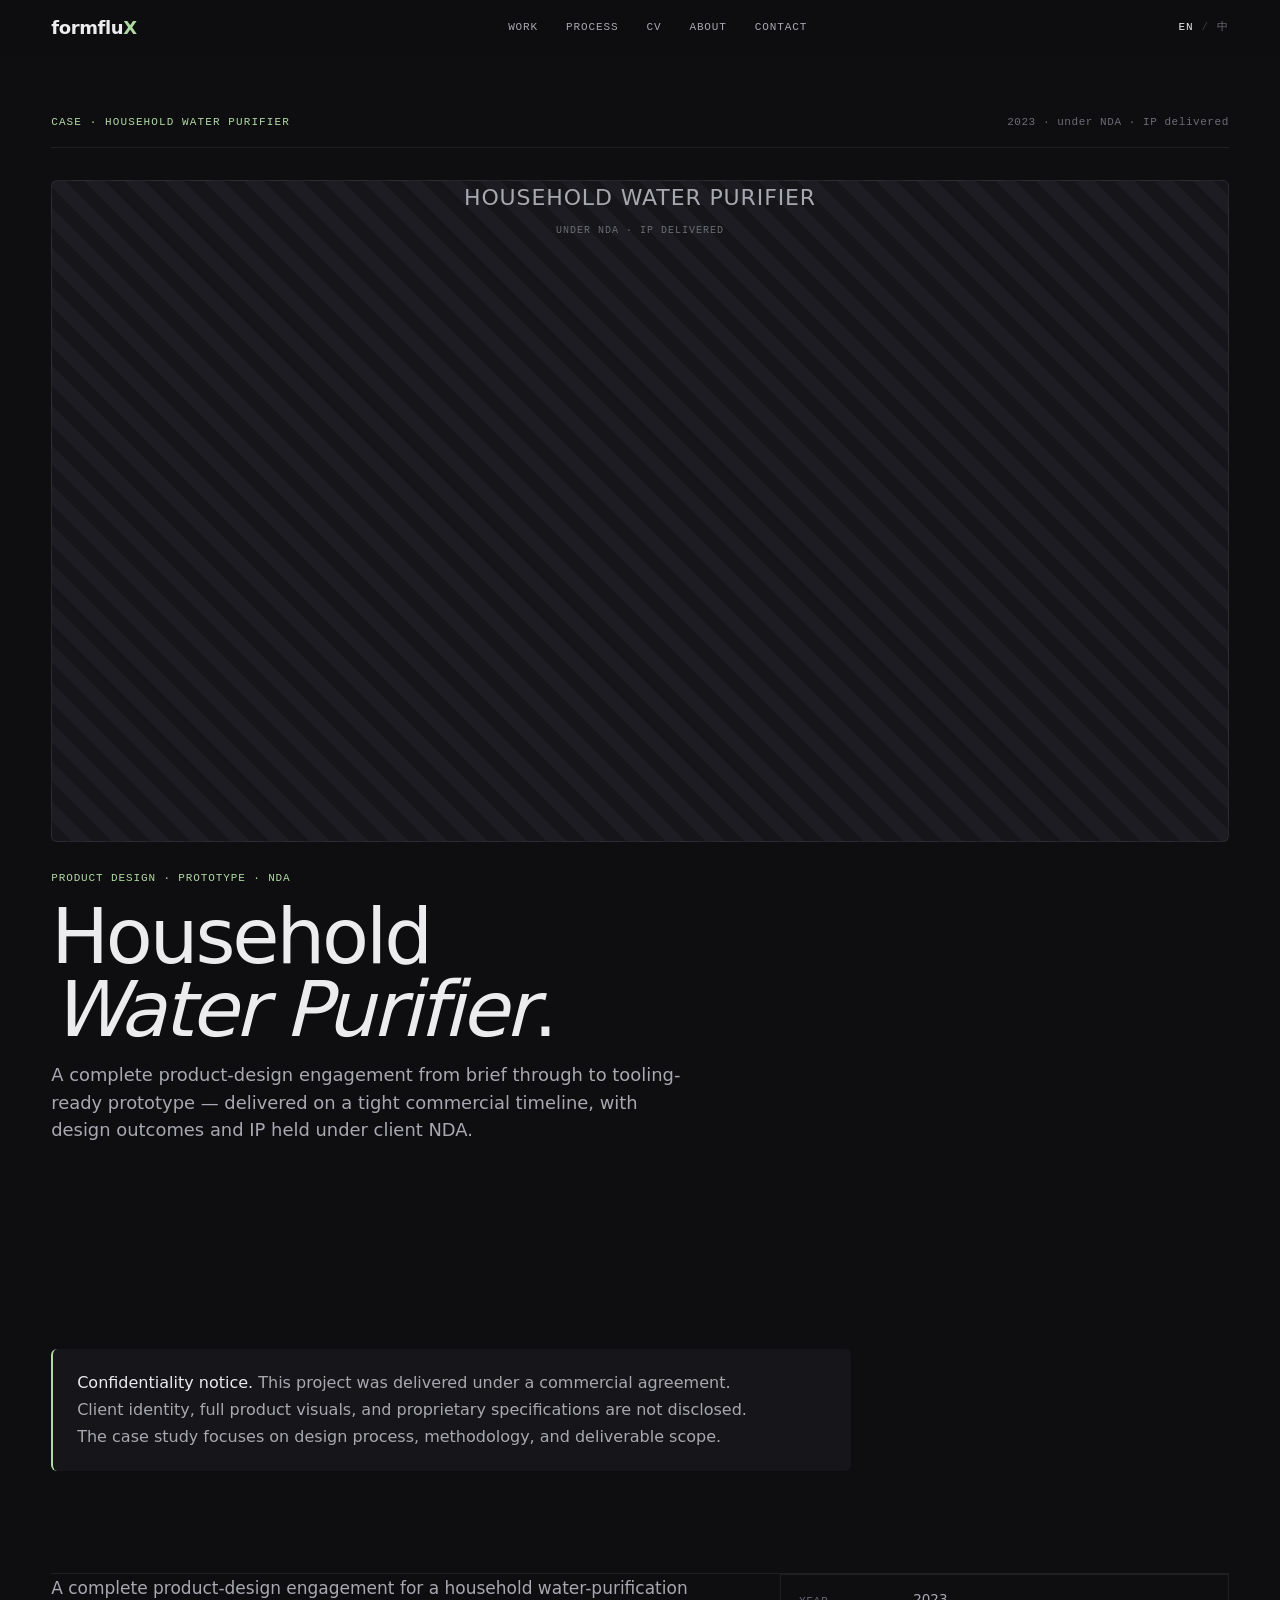
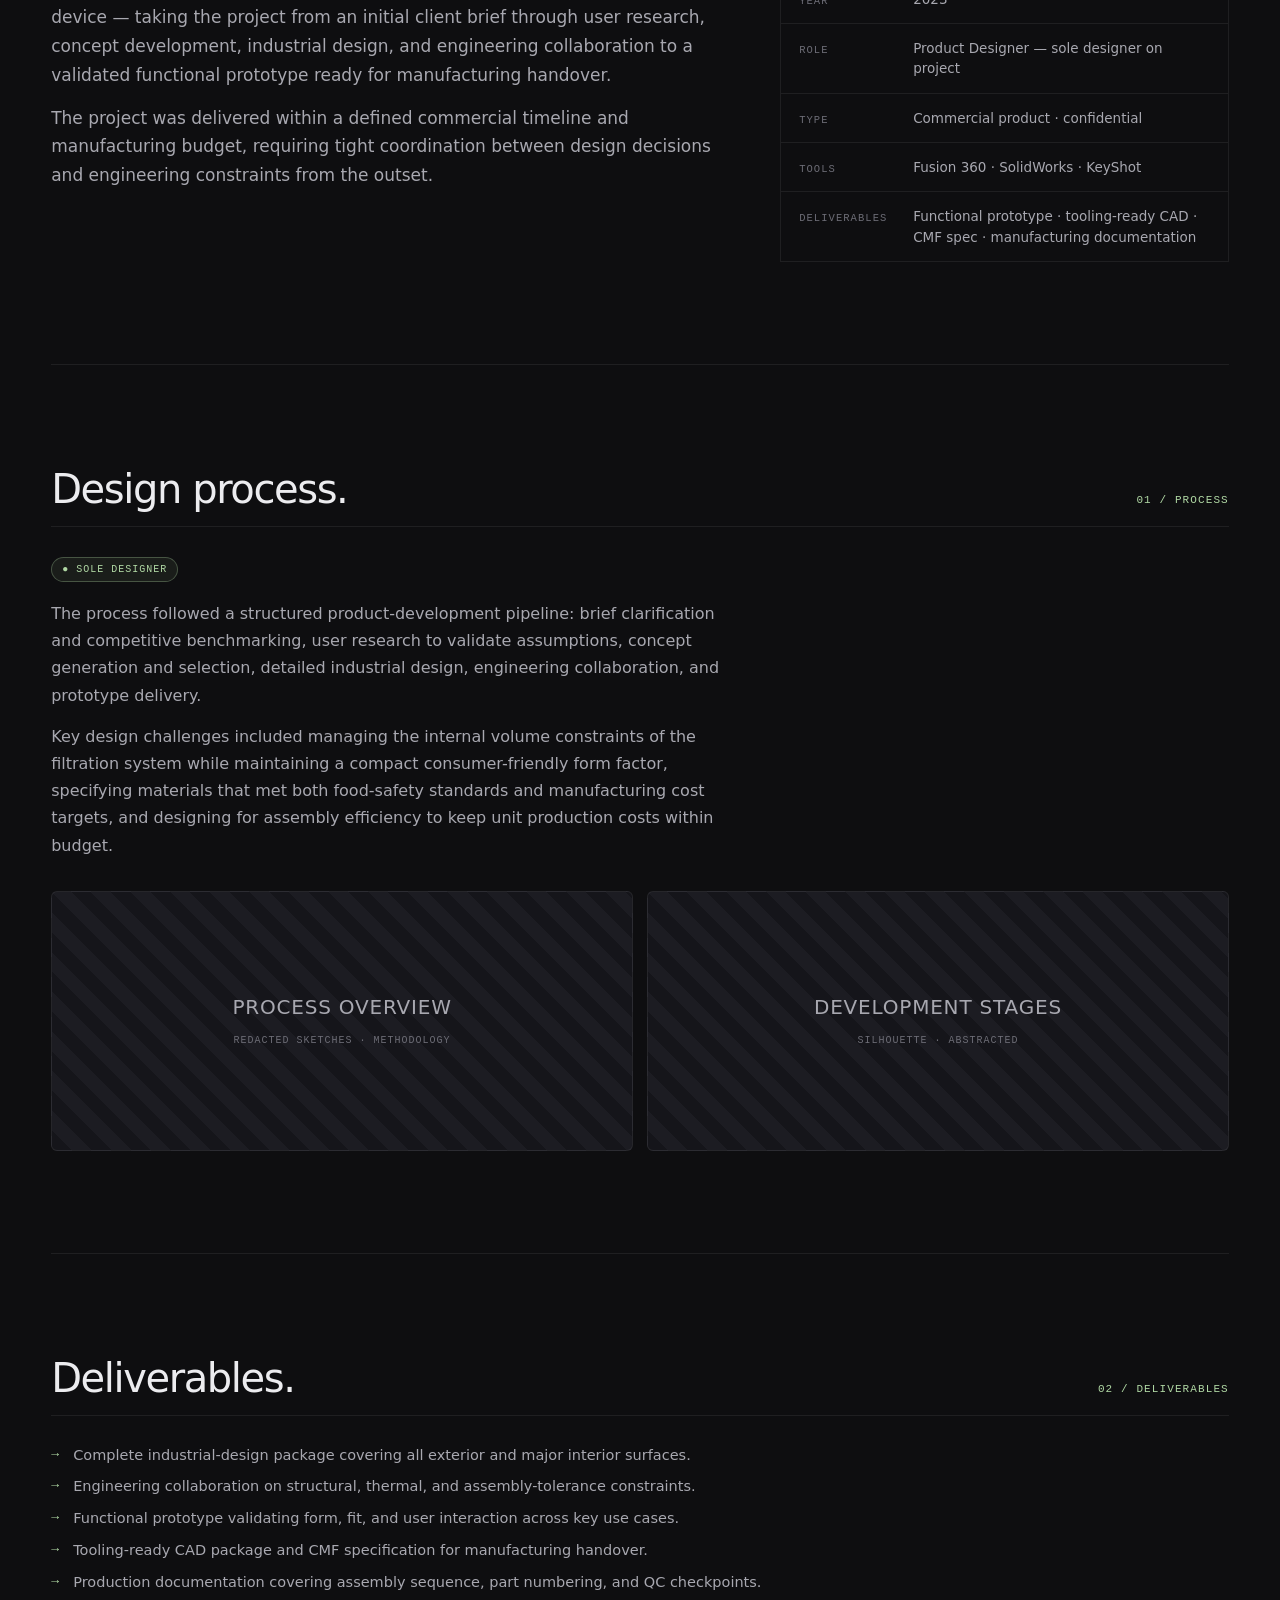
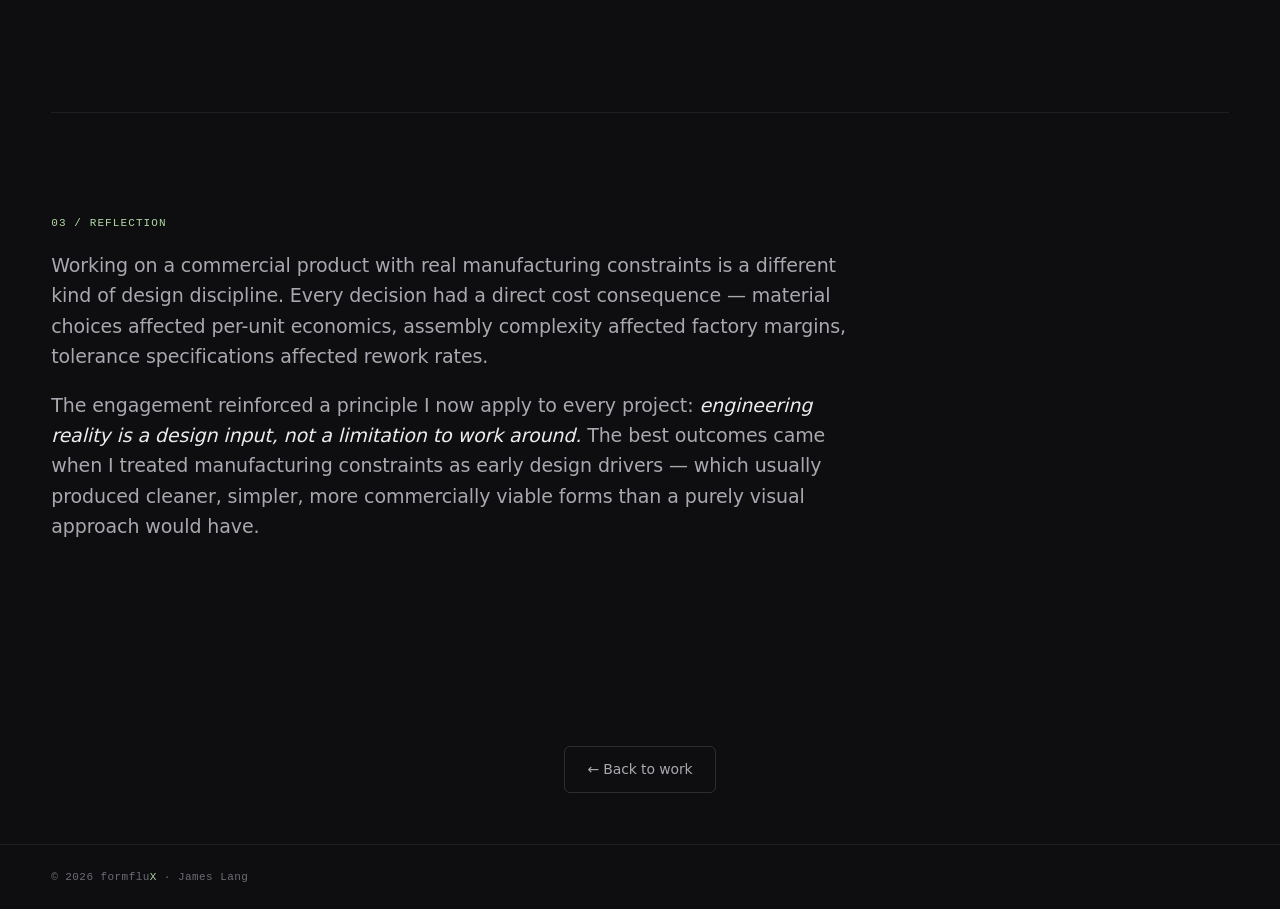
<file: water-purifier.html>
<!DOCTYPE html>
<html lang="en" data-theme="dark" data-direction="editorial" data-density="comfy">
<head>
<meta charset="UTF-8">
<meta name="viewport" content="width=device-width, initial-scale=1.0">
<title>Household Water Purifier · formfluX</title>
<meta name="description" content="Confidential product-design engagement — brief through to functional prototype and manufacturing handover for a household water-purification device.">
<link rel="stylesheet" href="portfolio.css?v=20260521">
<link rel="stylesheet" href="case-study.css?v=20260521">
</head>
<body>

<header class="nav">
  <a href="index.html#top" class="nav__logo">formflu<span class="x">X</span></a>
  <nav class="nav__links">
    <a href="index.html#work">Work</a>
    <a href="index.html#process">Process</a>
    <a href="index.html#cv">CV</a>
    <a href="index.html#about">About</a>
    <a href="index.html#contact">Contact</a>
  </nav>
  <div class="nav__lang" aria-label="Language">
    <span class="nav__lang-current" aria-current="true">EN</span>
    <span class="nav__lang-sep">/</span>
    <a href="index-zh.html" class="nav__lang-link" hreflang="zh">中</a>
  </div>
  <button class="nav__menu-toggle" aria-label="Open menu" aria-expanded="false" aria-controls="primary-nav">
    <span></span><span></span><span></span>
  </button>
</header>

<main class="cs">

  <section class="cs-hero cs-hero--placeholder">
    <div class="cs-hero__chrome">
      <span class="chrome-id">CASE · HOUSEHOLD WATER PURIFIER</span>
      <span class="chrome-meta">2023 · under NDA · IP delivered</span>
    </div>
    <div class="cs-hero__image-wrap">
      <div class="ph-grid">
        <span>HOUSEHOLD WATER PURIFIER</span>
        <span class="ph-tag">UNDER NDA · IP DELIVERED</span>
      </div>
    </div>
    <div class="cs-hero__overlay">
      <div class="cs-hero__kicker">Product Design · Prototype · NDA</div>
      <h1 class="cs-hero__title">Household <em>Water Purifier</em>.</h1>
      <p class="cs-hero__sub">A complete product-design engagement from brief through to tooling-ready prototype — delivered on a tight commercial timeline, with design outcomes and IP held under client NDA.</p>
    </div>
  </section>

  <section class="cs-chapter" style="padding-top: var(--gap)">
    <div class="cs-chapter__body cs-chapter__body--single">
      <div class="cs-prose" style="padding: 20px 24px; background: var(--bg-2); border-left: 2px solid var(--acc); border-radius: var(--radius); max-width: 800px;">
        <p><strong>Confidentiality notice.</strong> This project was delivered under a commercial agreement. Client identity, full product visuals, and proprietary specifications are not disclosed. The case study focuses on design process, methodology, and deliverable scope.</p>
      </div>
    </div>
  </section>

  <section class="cs-overview">
    <div class="cs-overview__text">
      <p>A complete product-design engagement for a household water-purification device — taking the project from an initial client brief through user research, concept development, industrial design, and engineering collaboration to a validated functional prototype ready for manufacturing handover.</p>
      <p>The project was delivered within a defined commercial timeline and manufacturing budget, requiring tight coordination between design decisions and engineering constraints from the outset.</p>
    </div>
    <dl class="cs-overview__meta">
      <div class="cs-meta-row"><dt>Year</dt><dd>2023</dd></div>
      <div class="cs-meta-row"><dt>Role</dt><dd>Product Designer — sole designer on project</dd></div>
      <div class="cs-meta-row"><dt>Type</dt><dd>Commercial product · confidential</dd></div>
      <div class="cs-meta-row"><dt>Tools</dt><dd>Fusion 360 · SolidWorks · KeyShot</dd></div>
      <div class="cs-meta-row"><dt>Deliverables</dt><dd>Functional prototype · tooling-ready CAD · CMF spec · manufacturing documentation</dd></div>
    </dl>
  </section>

  <section class="cs-chapter">
    <div class="cs-chapter__head">
      <h2 class="cs-chapter__h">Design process.</h2>
      <span class="chrome-id">01 / PROCESS</span>
    </div>
    <div class="cs-chapter__body cs-chapter__body--single">
      <span class="cs-chapter__tag">● Sole designer</span>
      <div class="cs-prose">
        <p>The process followed a structured product-development pipeline: brief clarification and competitive benchmarking, user research to validate assumptions, concept generation and selection, detailed industrial design, engineering collaboration, and prototype delivery.</p>
        <p>Key design challenges included managing the internal volume constraints of the filtration system while maintaining a compact consumer-friendly form factor, specifying materials that met both food-safety standards and manufacturing cost targets, and designing for assembly efficiency to keep unit production costs within budget.</p>
      </div>
    </div>
    <div class="cs-media cs-media--pair">
      <div class="cs-media--placeholder"><div class="ph-grid"><span>PROCESS OVERVIEW</span><span class="ph-tag">REDACTED SKETCHES · METHODOLOGY</span></div></div>
      <div class="cs-media--placeholder"><div class="ph-grid"><span>DEVELOPMENT STAGES</span><span class="ph-tag">SILHOUETTE · ABSTRACTED</span></div></div>
    </div>
  </section>

  <section class="cs-chapter">
    <div class="cs-chapter__head">
      <h2 class="cs-chapter__h">Deliverables.</h2>
      <span class="chrome-id">02 / DELIVERABLES</span>
    </div>
    <div class="cs-chapter__body cs-chapter__body--single">
      <div class="cs-prose">
        <ul>
          <li>Complete industrial-design package covering all exterior and major interior surfaces.</li>
          <li>Engineering collaboration on structural, thermal, and assembly-tolerance constraints.</li>
          <li>Functional prototype validating form, fit, and user interaction across key use cases.</li>
          <li>Tooling-ready CAD package and CMF specification for manufacturing handover.</li>
          <li>Production documentation covering assembly sequence, part numbering, and QC checkpoints.</li>
        </ul>
      </div>
    </div>
  </section>

  <section class="cs-reflection">
    <span class="cs-reflection__mark">03 / REFLECTION</span>
    <p>Working on a commercial product with real manufacturing constraints is a different kind of design discipline. Every decision had a direct cost consequence — material choices affected per-unit economics, assembly complexity affected factory margins, tolerance specifications affected rework rates.</p>
    <p>The engagement reinforced a principle I now apply to every project: <em>engineering reality is a design input, not a limitation to work around.</em> The best outcomes came when I treated manufacturing constraints as early design drivers — which usually produced cleaner, simpler, more commercially viable forms than a purely visual approach would have.</p>
  </section>

  <div class="cs-return">
    <a href="index.html#work" class="cta cta--ghost">← Back to work</a>
  </div>

</main>

<footer class="foot">
  <span>© 2026 formflu<span class="x">X</span> · James Lang</span>
</footer>

<script src="portfolio.js"></script>
</body>
</html>
</file>
<file: portfolio.css>
/* =========================================================
   formfluX portfolio refresh — base styles
   ========================================================= */

:root {
  /* type */
  --f-display: 'Space Grotesk', 'Inter', system-ui, sans-serif;
  --f-body: 'Inter', system-ui, -apple-system, sans-serif;
  --f-mono: 'JetBrains Mono', 'Fira Code', ui-monospace, monospace;

  /* default direction = editorial / dark */
  --bg: #0e0e10;
  --bg-2: #15151a;
  --bg-3: #1c1c22;
  --ink: #ececef;
  --ink-2: #a8a8b0;
  --ink-3: #6c6c75;
  --ink-4: #3a3a42;
  --rule: rgba(255,255,255,0.07);
  --rule-2: rgba(255,255,255,0.13);
  --acc: #b0d8a4;          /* sage green */
  --acc-ink: #82b377;
  --acc-glow: rgba(176,216,164,0.07);
  --acc-warm: #d4a574;
  --max: 1320px;
  --pad-x: clamp(20px, 4vw, 56px);
  --gap: clamp(40px, 8vw, 120px);
  --radius: 6px;
}

html[data-theme="light"] {
  --bg: #f6f4ee;
  --bg-2: #ecebe4;
  --bg-3: #fffefa;
  --ink: #14141a;
  --ink-2: #4a4a52;
  --ink-3: #82828c;
  --ink-4: #c4c4cc;
  --rule: rgba(0,0,0,0.08);
  --rule-2: rgba(0,0,0,0.16);
  --acc: #406b32;
  --acc-ink: #2f5524;
  --acc-glow: rgba(64,107,50,0.08);
  --acc-warm: #a8704a;
}

html[data-direction="terminal"] {
  --bg: #07090a;
  --bg-2: #0d1012;
  --bg-3: #14181a;
  --ink: #d6f0d2;
  --ink-2: #7a9c75;
  --ink-3: #4a6447;
  --acc: #6effa6;
  --acc-ink: #4cda87;
  --acc-glow: rgba(110,255,166,0.07);
  --acc-warm: #ffba6b;
  --rule: rgba(110,255,166,0.10);
  --rule-2: rgba(110,255,166,0.18);
  --f-display: 'JetBrains Mono', ui-monospace, monospace;
}

html[data-direction="warm"] {
  --bg: #1a1612;
  --bg-2: #221d18;
  --bg-3: #2c2620;
  --ink: #f4ece0;
  --ink-2: #b8a691;
  --ink-3: #7a6c5b;
  --acc: #d4a574;
  --acc-ink: #b8804a;
  --acc-glow: rgba(212,165,116,0.08);
  --acc-warm: #b0d8a4;
  --rule: rgba(212,165,116,0.10);
  --rule-2: rgba(212,165,116,0.18);
}

html[data-direction="warm"][data-theme="light"] {
  --bg: #faf3e8;
  --bg-2: #f1e9d9;
  --bg-3: #fff9ec;
  --ink: #2a2218;
  --ink-2: #6b5a44;
  --ink-3: #9a8a72;
}

html[data-density="tight"] {
  --gap: clamp(28px, 5vw, 72px);
}

* { box-sizing: border-box; margin: 0; padding: 0; }
html { scroll-behavior: smooth; scroll-padding-top: 80px; }
body {
  font-family: var(--f-body);
  font-feature-settings: 'cv01' 1, 'ss03' 1;
  background: var(--bg);
  color: var(--ink);
  line-height: 1.55;
  font-weight: 360;
  -webkit-font-smoothing: antialiased;
  overflow-x: hidden;
}
a { color: inherit; text-decoration: none; }
img { max-width: 100%; display: block; }
em { font-style: italic; }

/* ======= NAV ======= */
.nav {
  position: fixed; top: 0; left: 0; right: 0; z-index: 100;
  display: grid;
  grid-template-columns: auto 1fr auto;
  align-items: center; gap: 32px;
  padding: 14px var(--pad-x);
  background: color-mix(in srgb, var(--bg) 72%, transparent);
  backdrop-filter: blur(18px) saturate(1.4);
  -webkit-backdrop-filter: blur(18px) saturate(1.4);
  border-bottom: 1px solid transparent;
}
.nav.scrolled { border-bottom-color: var(--rule); }
.nav__logo {
  font-family: var(--f-display);
  font-weight: 600; font-size: 18px;
  letter-spacing: -0.02em;
  color: var(--ink);
}
.nav__logo .x { color: var(--acc); }
.nav__links {
  display: flex; gap: 28px; justify-self: center;
}
.nav__links a {
  font-family: var(--f-mono);
  font-size: 11px;
  letter-spacing: 0.08em;
  text-transform: uppercase;
  color: var(--ink-2);
  transition: color .2s;
  position: relative;
}
.nav__links a:hover { color: var(--ink); }
.nav__links a::after {
  content: ''; position: absolute; left: 0; right: 0; bottom: -4px;
  height: 1px; background: var(--acc);
  transform: scaleX(0); transform-origin: left;
  transition: transform .25s;
}
.nav__links a:hover::after { transform: scaleX(1); }

/* Language toggle — sits in the nav's third grid column (right side).
   Active language is bright ink (no link); the other is a muted link
   that brightens on hover. Tiny separator slash between them. */
.nav__lang {
  display: inline-flex;
  align-items: center;
  gap: 8px;
  font-family: var(--f-mono);
  font-size: 11px;
  letter-spacing: 0.08em;
  text-transform: uppercase;
  color: var(--ink-2);
}
.nav__lang-current {
  color: var(--ink);
}
.nav__lang-sep {
  color: var(--ink-3);
  opacity: 0.45;
}
.nav__lang-link {
  color: var(--ink-3);
  text-decoration: none;
  transition: color .2s;
}
.nav__lang-link:hover { color: var(--ink); }

.nav__status {
  display: inline-flex; align-items: center; gap: 8px;
  font-family: var(--f-mono);
  font-size: 11px; letter-spacing: 0.06em;
  color: var(--ink-2);
  padding: 6px 12px;
  border: 1px solid var(--rule);
  border-radius: 100px;
  background: var(--acc-glow);
}
.nav__status .dot {
  width: 7px; height: 7px; border-radius: 50%;
  background: var(--acc);
  box-shadow: 0 0 0 0 var(--acc);
  animation: pulse 2.4s ease-out infinite;
}
@keyframes pulse {
  0% { box-shadow: 0 0 0 0 color-mix(in srgb, var(--acc) 50%, transparent); }
  60%, 100% { box-shadow: 0 0 0 9px transparent; }
}

/* ======= HERO ======= */
.hero {
  position: relative;
  padding: 128px var(--pad-x) 56px;
  min-height: 100vh;
  display: flex; flex-direction: column; justify-content: space-between;
  max-width: var(--max);
  margin: 0 auto;
  overflow: hidden;
}
.hero__grid {
  position: absolute; inset: 0; z-index: 0; pointer-events: none;
  background-image:
    linear-gradient(var(--rule) 1px, transparent 1px),
    linear-gradient(90deg, var(--rule) 1px, transparent 1px);
  background-size: 64px 64px;
  mask-image: radial-gradient(ellipse 80% 60% at 50% 30%, #000 30%, transparent 80%);
  -webkit-mask-image: radial-gradient(ellipse 80% 60% at 50% 30%, #000 30%, transparent 80%);
  opacity: 0.6;
}
.hero > * { position: relative; z-index: 1; }

.hero__meta {
  display: flex; flex-wrap: wrap; gap: 14px;
  margin-bottom: 56px;
}
.meta-tag {
  font-family: var(--f-mono);
  font-size: 11px;
  letter-spacing: 0.1em;
  color: var(--ink-3);
}
.meta-tag:first-child { color: var(--acc); }

.hero__title {
  font-family: var(--f-display);
  font-size: clamp(40px, 7.6vw, 112px);
  font-weight: 500;
  line-height: 0.96;
  letter-spacing: -0.045em;
  margin-bottom: 18px;
  text-wrap: balance;
}
.hero__title em {
  font-style: italic;
  font-weight: 400;
  color: var(--ink);
}
.hero__tagline {
  font-family: var(--f-display);
  font-size: clamp(18px, 1.75vw, 24px);
  line-height: 1.35;
  font-weight: 400;
  letter-spacing: -0.01em;
  color: var(--ink-2);
  max-width: 52ch;
  margin: 0 0 56px;
  text-wrap: balance;
}
.hero__hl {
  position: relative;
  color: var(--acc);
  font-style: italic;
  font-weight: 400;
}
.hero__hl::after {
  content: ''; position: absolute; left: 0; right: 0; bottom: 0.05em;
  height: 0.12em;
  background: var(--acc);
  opacity: 0.18;
}

.hero__split {
  display: grid;
  grid-template-columns: 1.4fr 1fr;
  gap: 56px;
  margin-bottom: 64px;
  align-items: end;
}
@media (max-width: 860px) { .hero__split { grid-template-columns: 1fr; } }

.hero__lede {
  font-size: clamp(15px, 1.6vw, 18px);
  color: var(--ink-2);
  max-width: 560px;
  line-height: 1.65;
  letter-spacing: -0.005em;
}
.ilink {
  color: var(--ink);
  border-bottom: 1px solid var(--acc);
  padding-bottom: 1px;
  transition: background .2s;
}
.ilink:hover { background: var(--acc-glow); }

.hero__proof {
  display: grid;
  grid-template-columns: repeat(2, 1fr);
  gap: 0;
  border-top: 1px solid var(--rule);
  border-left: 1px solid var(--rule);
}
.proof-row {
  padding: 20px 22px;
  border-right: 1px solid var(--rule);
  border-bottom: 1px solid var(--rule);
  display: flex; flex-direction: column; gap: 4px;
}
.proof-num {
  font-family: var(--f-display);
  font-size: clamp(28px, 3.4vw, 44px);
  font-weight: 500;
  letter-spacing: -0.04em;
  line-height: 1;
  color: var(--ink);
}
.proof-num sub {
  font-size: 0.5em;
  vertical-align: super;
  margin-left: 2px;
  color: var(--acc);
  font-weight: 400;
}
.proof-lbl {
  font-family: var(--f-mono);
  font-size: 10.5px;
  color: var(--ink-3);
  letter-spacing: 0.04em;
  line-height: 1.45;
}
.proof-lbl em {
  display: block;
  color: var(--ink-2);
  font-style: normal;
  margin-top: 2px;
}

.hero__bottom {
  display: flex; gap: 16px; align-items: center;
  flex-wrap: wrap;
}
.cta {
  display: inline-flex;
  flex-direction: column;
  font-family: var(--f-display);
  font-weight: 500;
  font-size: 14px;
  padding: 14px 22px;
  border-radius: var(--radius);
  letter-spacing: -0.01em;
  border: 1px solid transparent;
  transition: all .25s;
  line-height: 1.2;
}
.cta__sub {
  font-family: var(--f-mono);
  font-size: 10.5px;
  font-weight: 400;
  color: var(--ink-3);
  margin-top: 4px;
}
.cta--primary {
  background: var(--acc);
  color: #0a0a0a;
}
.cta--primary .cta__sub { color: #0a0a0a; opacity: 0.6; }
.cta--primary:hover {
  transform: translateY(-1px);
  box-shadow: 0 8px 24px var(--acc-glow), 0 0 0 1px var(--acc);
}
.cta--ghost {
  border-color: var(--rule-2);
  color: var(--ink-2);
}
.cta--ghost:hover { color: var(--ink); border-color: var(--ink-3); }

.hero__caret {
  margin-left: auto;
  font-family: var(--f-mono);
  font-size: 11px;
  color: var(--ink-3);
  letter-spacing: 0.1em;
  animation: float 2.4s ease-in-out infinite;
}
@keyframes float { 50% { transform: translateY(4px); } }

/* ======= SECTION CHROME ======= */
.chrome-id {
  font-family: var(--f-mono);
  font-size: 11px;
  letter-spacing: 0.1em;
  color: var(--acc);
}
.chrome-meta {
  font-family: var(--f-mono);
  font-size: 11px;
  letter-spacing: 0.05em;
  color: var(--ink-3);
}
.kicker {
  font-family: var(--f-mono);
  font-size: 11px;
  letter-spacing: 0.08em;
  color: var(--acc);
  text-transform: uppercase;
}
.col-label {
  display: block;
  font-family: var(--f-mono);
  font-size: 10.5px;
  letter-spacing: 0.1em;
  color: var(--ink-3);
  text-transform: uppercase;
  margin-bottom: 10px;
  padding-bottom: 6px;
  border-bottom: 1px solid var(--rule);
}
.mono { font-family: var(--f-mono); font-size: 0.92em; }

/* ======= FEATURED ======= */
.featured {
  max-width: var(--max);
  margin: var(--gap) auto 0;
  padding: 0 var(--pad-x);
}
.featured__chrome {
  display: flex; justify-content: space-between; align-items: baseline;
  padding-bottom: 16px;
  border-bottom: 1px solid var(--rule);
  margin-bottom: 28px;
  flex-wrap: wrap; gap: 8px;
}
.featured__hero {
  position: relative;
  border-radius: var(--radius);
  overflow: hidden;
  aspect-ratio: 16 / 9;
  background: var(--bg-2);
}
.featured__hero img {
  width: 100%; height: 100%; object-fit: cover;
  transition: transform 8s ease;
}
.featured__hero:hover img { transform: scale(1.04); }
.featured__overlay {
  position: absolute; left: 0; right: 0; bottom: 0;
  padding: clamp(20px, 4vw, 48px);
  background: linear-gradient(to top, rgba(0,0,0,0.85) 0%, rgba(0,0,0,0.3) 60%, transparent 100%);
}
html[data-theme="light"] .featured__overlay {
  background: linear-gradient(to top, rgba(20,20,26,0.85) 0%, rgba(20,20,26,0.3) 60%, transparent 100%);
}
.featured__title-block { color: #fff; max-width: 720px; }
.featured__title {
  font-family: var(--f-display);
  font-size: clamp(36px, 6vw, 80px);
  font-weight: 500;
  letter-spacing: -0.04em;
  line-height: 0.95;
  margin: 8px 0 12px;
}
.featured__sub {
  font-size: clamp(14px, 1.4vw, 17px);
  color: rgba(255,255,255,0.78);
  max-width: 640px;
  line-height: 1.55;
}

.featured__body {
  display: grid;
  grid-template-columns: 1.4fr 1fr 1fr;
  gap: 40px;
  margin-top: 40px;
}
@media (max-width: 900px) { .featured__body { grid-template-columns: 1fr; gap: 28px; } }

.featured__col p, .featured__col li {
  font-size: 14.5px;
  color: var(--ink-2);
  line-height: 1.65;
}
.contrib {
  list-style: none;
  display: flex; flex-direction: column; gap: 10px;
}
.contrib li {
  padding-left: 18px;
  position: relative;
}
.contrib li::before {
  content: '→';
  position: absolute; left: 0; top: 0;
  color: var(--acc);
  font-family: var(--f-mono);
  font-size: 13px;
}
.case-link {
  display: inline-block;
  margin-top: 16px;
  font-family: var(--f-display);
  font-size: 13px;
  font-weight: 500;
  color: var(--acc);
  border-bottom: 1px solid var(--acc);
  padding-bottom: 2px;
  transition: gap .2s;
}
.case-link:hover { opacity: 0.8; }

/* live demo */
.featured__demo {
  margin-top: 56px;
  border: 1px solid var(--rule);
  border-radius: var(--radius);
  overflow: hidden;
  background: var(--bg-2);
}
.demo__chrome {
  display: flex; justify-content: space-between; align-items: center;
  padding: 12px 18px;
  background: var(--bg-3);
  border-bottom: 1px solid var(--rule);
  font-family: var(--f-mono);
  font-size: 11px;
  letter-spacing: 0.04em;
}
.demo__title { color: var(--acc); }
.demo__title::before {
  content: '●';
  margin-right: 6px;
  color: var(--acc);
  animation: blink 1.6s steps(2) infinite;
}
@keyframes blink { 50% { opacity: 0.3; } }
.demo__hint { color: var(--ink-3); }
.demo__stage {
  display: grid;
  grid-template-columns: 1fr 280px;
  gap: 0;
  align-items: stretch;
  min-height: 280px;
}
@media (max-width: 760px) { .demo__stage { grid-template-columns: 1fr; } }
#vessel-svg {
  width: 100%; height: 100%;
  min-height: 280px;
  background:
    radial-gradient(circle at 50% 60%, var(--acc-glow), transparent 70%),
    var(--bg-2);
}
.demo__controls {
  display: flex; flex-direction: column;
  padding: 18px;
  gap: 16px;
  border-left: 1px solid var(--rule);
  background: var(--bg-3);
}
.demo__controls label {
  display: grid;
  grid-template-columns: 1fr auto;
  gap: 4px 12px;
  font-family: var(--f-mono);
  font-size: 11px;
  color: var(--ink-2);
  letter-spacing: 0.04em;
}
.demo__controls label span { grid-column: 1 / -1; color: var(--ink-3); }
.demo__controls output {
  font-family: var(--f-mono);
  color: var(--acc);
  font-size: 11px;
  text-align: right;
  position: absolute; right: 0;
}
.demo__controls label { position: relative; }
.demo__controls input[type="range"] {
  -webkit-appearance: none; appearance: none;
  width: 100%;
  height: 2px;
  background: var(--rule-2);
  outline: none;
  grid-column: 1 / -1;
}
.demo__controls input[type="range"]::-webkit-slider-thumb {
  -webkit-appearance: none;
  width: 14px; height: 14px;
  border-radius: 50%;
  background: var(--acc);
  cursor: ew-resize;
  border: 2px solid var(--bg-3);
  box-shadow: 0 0 0 1px var(--acc);
}
.demo__controls input[type="range"]::-moz-range-thumb {
  width: 14px; height: 14px;
  border-radius: 50%;
  background: var(--acc);
  cursor: ew-resize;
  border: 2px solid var(--bg-3);
}
.demo__reset {
  margin-top: 6px;
  font-family: var(--f-mono);
  font-size: 11px;
  letter-spacing: 0.05em;
  color: var(--ink-2);
  background: transparent;
  border: 1px solid var(--rule-2);
  border-radius: 100px;
  padding: 7px 14px;
  cursor: pointer;
  align-self: flex-start;
  transition: color .2s, border-color .2s, background .2s;
}
.demo__reset:hover {
  color: var(--acc);
  border-color: var(--acc);
  background: var(--acc-glow);
}
.demo__btn-row {
  display: flex; gap: 8px;
  margin-top: 6px;
  flex-wrap: wrap;
}
.demo__btn-row .demo__reset {
  margin-top: 0;
  flex: 1 1 auto;
  text-align: center;
  min-width: 90px;
}
/* Printability read-out — green dot when printable within spec,
   amber when the user's growth got capped by the overhang limit. */
.demo__printinfo {
  margin-top: 12px;
  font-family: var(--f-mono);
  font-size: 10px;
  letter-spacing: 0.08em;
  text-transform: uppercase;
  color: var(--ink-3);
  text-align: center;
  line-height: 1.5;
}
.demo__printinfo::before {
  content: '';
  display: inline-block;
  width: 6px; height: 6px;
  border-radius: 50%;
  background: var(--acc);
  margin-right: 6px;
  vertical-align: 1px;
}
.demo__printinfo.is-limited { color: #d4a04c; }
.demo__printinfo.is-limited::before { background: #d4a04c; }

/* 3D canvas for the vessel demo.
   Scales with viewport on desktop so fullscreen browsers actually use
   the height available — not just a short 380px band. Capped so it
   doesn't become taller than it is wide on ultra-tall windows, which
   otherwise leaves too much empty air around the vessel. */
.demo__stage--3d {
  min-height: clamp(460px, 70vh, 900px);
  max-height: 900px;
}
.vessel-canvas {
  position: relative;
  width: 100%;
  min-height: clamp(460px, 70vh, 900px);
  max-height: 900px;
  background:
    radial-gradient(ellipse 70% 50% at 50% 70%, var(--acc-glow), transparent 70%),
    linear-gradient(180deg, var(--bg-2) 0%, var(--bg-3) 100%);
  display: flex; align-items: center; justify-content: center;
  overflow: hidden;
  cursor: grab;
}
.vessel-canvas:active { cursor: grabbing; }
.vessel-canvas canvas {
  display: block;
  width: 100% !important;
  height: 100% !important;
  position: absolute; inset: 0;
}
.vessel-canvas__placeholder {
  position: absolute; inset: 0;
  display: flex; align-items: center; justify-content: center;
  font-family: var(--f-mono);
  font-size: 11px;
  letter-spacing: 0.08em;
  color: var(--ink-3);
  text-transform: uppercase;
  pointer-events: none;
}
@media (max-width: 760px) {
  .demo__stage--3d { min-height: 340px; }
  .vessel-canvas { min-height: 280px; }
}

/* ======= WORK GRID ======= */
.work {
  max-width: var(--max);
  margin: var(--gap) auto 0;
  padding: 0 var(--pad-x);
}
.work__head, .proc__head, .cv__head, .about__head {
  margin-bottom: 40px;
  padding-bottom: 16px;
  border-bottom: 1px solid var(--rule);
}
.work__h, .proc__h, .cv__h {
  font-family: var(--f-display);
  font-size: clamp(28px, 3.6vw, 44px);
  font-weight: 500;
  letter-spacing: -0.035em;
  margin-top: 12px;
  text-wrap: balance;
  max-width: 920px;
}

.work__list {
  list-style: none;
  display: flex; flex-direction: column;
}
.proj {
  display: grid;
  grid-template-columns: 64px 1fr 1fr;
  gap: 32px;
  padding: 32px 0;
  border-top: 1px solid var(--rule);
  align-items: start;
  transition: background .25s;
}
.proj:hover { background: linear-gradient(90deg, var(--acc-glow), transparent 60%); }
.proj:last-child { border-bottom: 1px solid var(--rule); }
.proj__num {
  font-family: var(--f-mono);
  font-size: 12px;
  color: var(--acc);
  letter-spacing: 0.05em;
  padding-top: 6px;
}
.proj__media {
  aspect-ratio: 16 / 10;
  background: var(--bg-2);
  border-radius: var(--radius);
  overflow: hidden;
  position: relative;
}
.proj__media img {
  width: 100%; height: 100%; object-fit: cover;
  transition: transform .8s ease;
}
.proj:hover .proj__media img { transform: scale(1.05); }
.proj__body { display: flex; flex-direction: column; }
.proj__title {
  font-family: var(--f-display);
  font-size: clamp(20px, 2.2vw, 28px);
  font-weight: 500;
  letter-spacing: -0.025em;
  margin-bottom: 10px;
  line-height: 1.1;
}
.proj__inline {
  font-size: 0.6em;
  color: var(--ink-3);
  font-weight: 400;
  margin-left: 6px;
  letter-spacing: 0;
}
.proj__sub {
  font-size: 14px;
  color: var(--ink-2);
  line-height: 1.6;
  margin-bottom: 14px;
  max-width: 50ch;
}
.proj__why {
  font-family: var(--f-mono);
  font-size: 11px;
  line-height: 1.55;
  letter-spacing: 0.01em;
  color: var(--ink-2);
  margin: 2px 0 12px;
  padding: 8px 10px 8px 12px;
  border-left: 2px solid var(--accent, var(--ink-1));
  background: color-mix(in oklab, var(--bg-2, transparent) 40%, transparent);
  max-width: 52ch;
}
.proj__why em {
  font-style: normal;
  font-weight: 600;
  color: var(--ink-1);
  letter-spacing: 0.04em;
  text-transform: uppercase;
  font-size: 10px;
  margin-right: 4px;
}
.about__skills {
  display: flex;
  flex-wrap: wrap;
  gap: 6px 10px;
  list-style: none;
  padding: 0;
  margin: 0 0 22px;
}
.about__skills li {
  font-family: var(--f-mono);
  font-size: 11px;
  letter-spacing: 0.04em;
  text-transform: uppercase;
  color: var(--ink-2);
  padding: 4px 10px;
  border: 1px solid var(--rule-2);
  border-radius: 100px;
  white-space: nowrap;
}
.proj__tags {
  display: flex; flex-wrap: wrap; gap: 6px;
  list-style: none;
  margin-bottom: 14px;
}
.proj__tags li {
  font-family: var(--f-mono);
  font-size: 10px;
  letter-spacing: 0.05em;
  padding: 3px 8px;
  border: 1px solid var(--rule-2);
  border-radius: 100px;
  color: var(--ink-3);
}
.proj__meta {
  display: flex; flex-direction: column; gap: 4px;
  font-family: var(--f-mono);
  font-size: 11px;
  color: var(--ink-3);
  margin-top: auto;
  padding-top: 8px;
  border-top: 1px dashed var(--rule);
}
.proj__meta em {
  color: var(--ink-2);
  font-style: normal;
  margin-right: 6px;
  letter-spacing: 0.06em;
  text-transform: uppercase;
  font-size: 10px;
}
@media (max-width: 760px) {
  .proj { grid-template-columns: 1fr; gap: 16px; }
  .proj__num { padding: 0; }
}

/* placeholders */
.proj__media--placeholder, .proj__media--confidential {
  display: flex; align-items: center; justify-content: center;
  background:
    repeating-linear-gradient(45deg, var(--bg-2) 0, var(--bg-2) 12px, var(--bg-3) 12px, var(--bg-3) 24px);
}
.proj__media--placeholder { background: var(--bg-2); }
.ph-grid {
  display: flex; flex-direction: column; align-items: center; gap: 8px;
  font-family: var(--f-display);
  font-weight: 500;
  font-size: 22px;
  letter-spacing: 0.04em;
  color: var(--ink-2);
}
.ph-tag {
  font-family: var(--f-mono);
  font-size: 10px;
  letter-spacing: 0.1em;
  color: var(--ink-3);
}
.ph-conf {
  display: flex; flex-direction: column; align-items: center; gap: 4px;
  font-family: var(--f-display);
  font-size: 18px;
  font-weight: 500;
  color: var(--ink-3);
  letter-spacing: 0.05em;
  text-align: center;
}

.proj__media--mel {
  background: linear-gradient(135deg, var(--bg-2), var(--bg-3));
  display: flex; flex-direction: column; padding: 18px;
  justify-content: space-between;
}

/* Mel Studio home-grid card — brand mark on a warm cream panel.
   Matches the cs-hero--brand panel in case-study.css so the home
   teaser and the case-study hero feel like a matched pair. */
.proj__media--mel-brand {
  background:
    radial-gradient(ellipse 75% 65% at 50% 45%, rgba(255,255,255,0.55), transparent 70%),
    linear-gradient(160deg, #c9bfa4 0%, #e8dec3 50%, #c9bfa4 100%);
  display: flex; align-items: center; justify-content: center;
  box-shadow: inset 0 0 0 1px rgba(255,255,255,0.12);
}
.proj__media--mel-brand a {
  display: flex; align-items: center; justify-content: center;
  width: 100%; height: 100%;
  padding: clamp(20px, 6%, 44px);
}
.proj__media--mel-brand img.mel-brand-logo {
  /* Override the .proj__media img cover/transform rules for the logo;
     it's a brand mark, not a photograph. */
  width: 70%;
  max-width: 320px;
  height: auto;
  object-fit: contain;
}
.proj:hover .proj__media--mel-brand img.mel-brand-logo {
  transform: scale(1.04);
}

/* NX Water / KSM home-grid card — deliberately distinct from the
   cream Mel Studio card. Deep ink panel + the NX Water brand pattern
   rendered as a single large hero motif (not tiled) so the seam
   artifacts disappear. The NX Water wordmark sits in the lower-left,
   with a "CN PATENT 2025" pill bottom-right communicating the IP
   outcome at a glance. */
.proj__media--ksm-brand {
  background:
    radial-gradient(ellipse 80% 70% at 30% 30%, rgba(50, 100, 180, 0.18), transparent 70%),
    radial-gradient(ellipse 60% 50% at 80% 80%, rgba(40, 90, 160, 0.12), transparent 70%),
    linear-gradient(160deg, #0f1620 0%, #1a2330 60%, #0c121b 100%);
  position: relative;
  overflow: hidden;
  box-shadow: inset 0 0 0 1px rgba(255,255,255,0.06);
}
.proj__media--ksm-brand a {
  display: block;
  width: 100%; height: 100%;
  position: relative;
}
/* Large pattern hero, no tiling — sits in the upper-right slightly
   bleeding off the card edge for visual energy */
.proj__media--ksm-brand::before {
  content: '';
  position: absolute;
  top: -8%; right: -6%;
  width: 78%; height: 90%;
  background:
    url('images/ksm/nxwater-pattern.png') no-repeat center / contain;
  opacity: 0.18;
  filter: invert(1);
  pointer-events: none;
}
.proj__media--ksm-brand img.ksm-brand-logo {
  position: absolute;
  left: clamp(20px, 6%, 36px);
  bottom: clamp(20px, 8%, 36px);
  width: 54%;
  max-width: 260px;
  height: auto;
  object-fit: contain;
  filter: invert(1);   /* dark wordmark on dark panel → invert to white */
  transition: transform .6s ease;
}
.proj:hover .proj__media--ksm-brand img.ksm-brand-logo {
  transform: scale(1.04);
}
/* CN PATENT 2025 pill — bottom-right, mono caps, subtle */
.proj__media--ksm-brand::after {
  content: 'CN PATENT 2025';
  position: absolute;
  right: clamp(20px, 6%, 36px);
  top: clamp(20px, 8%, 36px);
  font-family: var(--f-mono);
  font-size: 10px;
  letter-spacing: 0.12em;
  text-transform: uppercase;
  color: rgba(255,255,255,0.7);
  padding: 6px 10px;
  border: 1px solid rgba(255,255,255,0.2);
  border-radius: 4px;
  pointer-events: none;
}

.mel-vis { display: flex; flex-direction: column; gap: 8px; height: 100%; }
.mel-printer {
  flex: 1;
  display: flex; align-items: end; justify-content: center;
  gap: 6px;
  margin-bottom: 8px;
}
.mel-printer span {
  display: block; width: 18px;
  background: var(--acc);
  opacity: 0.8;
  border-radius: 2px 2px 0 0;
}
.mel-printer span:nth-child(1) { height: 30%; animation: bar 2.4s ease-in-out infinite; }
.mel-printer span:nth-child(2) { height: 70%; animation: bar 2.4s ease-in-out infinite .2s; }
.mel-printer span:nth-child(3) { height: 50%; animation: bar 2.4s ease-in-out infinite .4s; }
@keyframes bar {
  0%, 100% { transform: scaleY(1); }
  50% { transform: scaleY(0.7); }
}
.mel-stat {
  font-family: var(--f-mono);
  font-size: 11px;
  color: var(--ink-2);
  letter-spacing: 0.05em;
}
.mel-stat em {
  font-style: normal;
  color: var(--acc);
  font-weight: 600;
  margin-right: 8px;
}

.proj__media--sesame {
  background: radial-gradient(circle at 50% 35%, #2a2a48 0%, #15151e 70%, #0a0a10 100%);
  display: flex; align-items: center; justify-content: center;
  padding: 28px;
  position: relative;
}
.sesame-logo {
  width: 46%; max-width: 180px;
  aspect-ratio: 1 / 1;
  height: auto;
  object-fit: contain;
  border-radius: 18px;
  filter: drop-shadow(0 12px 32px rgba(0,0,0,0.55));
}
.sesame-meta {
  position: absolute; bottom: 12px; left: 12px;
}
.sesame-tag {
  font-family: var(--f-mono);
  font-size: 10px;
  letter-spacing: 0.06em;
  color: rgba(255,255,255,0.6);
}

/* other-fold */
.other-fold {
  margin-top: 40px;
  border-top: 1px solid var(--rule);
  padding-top: 20px;
}
.other-fold summary {
  cursor: pointer;
  font-family: var(--f-mono);
  font-size: 12px;
  letter-spacing: 0.04em;
  color: var(--ink-2);
  list-style: none;
  padding: 8px 0;
  user-select: none;
}
.other-fold summary::-webkit-details-marker { display: none; }
.other-fold summary:hover { color: var(--acc); }
.other-fold[open] summary { color: var(--acc); }
.other-grid {
  display: grid;
  grid-template-columns: repeat(auto-fit, minmax(220px, 1fr));
  gap: 18px;
  margin-top: 20px;
}
.other-grid article {
  padding: 16px;
  border: 1px solid var(--rule);
  border-radius: var(--radius);
  background: var(--bg-2);
}
.other-grid h4 {
  font-family: var(--f-display);
  font-size: 14px;
  font-weight: 500;
  letter-spacing: -0.01em;
  margin-bottom: 8px;
}
.other-grid p {
  font-size: 12.5px;
  color: var(--ink-2);
  line-height: 1.55;
}

/* ======= PROCESS ======= */
.process {
  max-width: var(--max);
  margin: var(--gap) auto 0;
  padding: 0 var(--pad-x);
}
.proc__list {
  list-style: none;
  display: grid;
  grid-template-columns: repeat(auto-fit, minmax(280px, 1fr));
  gap: 0;
  border-left: 1px solid var(--rule);
  border-top: 1px solid var(--rule);
}
.proc__list li {
  padding: 32px;
  border-right: 1px solid var(--rule);
  border-bottom: 1px solid var(--rule);
  transition: background .25s;
}
.proc__list li:hover { background: var(--bg-2); }
.proc__num {
  display: block;
  font-family: var(--f-mono);
  font-size: 11px;
  letter-spacing: 0.06em;
  color: var(--acc);
  margin-bottom: 18px;
}
.proc__list h3 {
  font-family: var(--f-display);
  font-size: 18px;
  font-weight: 500;
  letter-spacing: -0.015em;
  margin-bottom: 10px;
  text-wrap: balance;
}
.proc__list p {
  font-size: 13.5px;
  color: var(--ink-2);
  line-height: 1.65;
}
.proc__list em { font-style: italic; color: var(--ink); }

/* ======= CV ======= */
.cv {
  max-width: var(--max);
  margin: var(--gap) auto 0;
  padding: 0 var(--pad-x);
}
.cv__grid {
  display: grid;
  grid-template-columns: 1.6fr 1fr;
  gap: 56px;
}
@media (max-width: 900px) { .cv__grid { grid-template-columns: 1fr; gap: 40px; } }

.cv-table {
  width: 100%;
  border-collapse: collapse;
  font-size: 14px;
}
.cv-table tr {
  border-top: 1px solid var(--rule);
}
.cv-table tr:last-child { border-bottom: 1px solid var(--rule); }
.cv-table tr:hover { background: var(--bg-2); }
.cv-table td {
  vertical-align: top;
  padding: 18px 14px;
}
.cv-yr {
  width: 92px;
  font-family: var(--f-mono);
  font-size: 12px;
  color: var(--acc);
  letter-spacing: 0.04em;
  white-space: nowrap;
}
.cv-role strong {
  font-family: var(--f-display);
  font-weight: 500;
  font-size: 15px;
  color: var(--ink);
  letter-spacing: -0.01em;
}
.cv-role span {
  font-family: var(--f-mono);
  font-size: 11px;
  color: var(--ink-3);
  margin-left: 6px;
  letter-spacing: 0.04em;
}
.cv-role p {
  margin-top: 6px;
  font-size: 13px;
  color: var(--ink-2);
  line-height: 1.6;
}

.cv-block {
  margin-bottom: 32px;
  padding-bottom: 28px;
  border-bottom: 1px solid var(--rule);
}
.cv-block:last-child { border-bottom: none; }
.cv-block h4 {
  font-family: var(--f-mono);
  font-size: 11px;
  letter-spacing: 0.1em;
  text-transform: uppercase;
  color: var(--ink-3);
  margin-bottom: 14px;
}
.pubs { list-style: none; display: flex; flex-direction: column; gap: 14px; }
.pubs li {
  font-size: 13px;
  color: var(--ink-2);
  line-height: 1.5;
  padding-left: 50px;
  position: relative;
}
.pub-yr {
  position: absolute; left: 0; top: 0;
  font-family: var(--f-mono);
  font-size: 11px;
  color: var(--acc);
  letter-spacing: 0.04em;
}
.pubs strong {
  color: var(--ink);
  font-weight: 500;
}
.pubs em {
  color: var(--ink-3);
  font-style: italic;
}
.dot-list { list-style: none; display: flex; flex-direction: column; gap: 8px; }
.dot-list li {
  font-size: 13px;
  color: var(--ink-2);
  padding-left: 18px;
  position: relative;
  line-height: 1.5;
}
.dot-list li::before {
  content: '';
  position: absolute; left: 0; top: 0.55em;
  width: 5px; height: 5px;
  border-radius: 50%;
  background: var(--acc);
  opacity: 0.5;
}
.stack { display: flex; flex-direction: column; gap: 8px; }
.stack > div {
  font-size: 12.5px;
  color: var(--ink-2);
  line-height: 1.55;
  display: grid;
  grid-template-columns: 110px 1fr;
  gap: 14px;
}
.stack span {
  font-family: var(--f-mono);
  font-size: 10.5px;
  letter-spacing: 0.06em;
  color: var(--ink-3);
  text-transform: uppercase;
}

/* ======= ABOUT ======= */
.about {
  max-width: var(--max);
  margin: var(--gap) auto 0;
  padding: 0 var(--pad-x);
}
.about__grid {
  display: grid;
  grid-template-columns: 320px 1fr;
  gap: 56px;
  align-items: start;
}
@media (max-width: 760px) { .about__grid { grid-template-columns: 1fr; gap: 32px; } }

.about__photo {
  border: 1px solid var(--rule);
  border-radius: var(--radius);
  overflow: hidden;
  position: relative;
}
.about__photo img {
  aspect-ratio: 3/4;
  object-fit: cover;
  width: 100%;
  filter: grayscale(0.15) contrast(1.05);
  transition: filter .5s;
}
.about__photo:hover img { filter: grayscale(0) contrast(1); }
.photo-cap {
  position: absolute;
  bottom: 12px; left: 12px;
  font-family: var(--f-mono);
  font-size: 10px;
  letter-spacing: 0.06em;
  color: rgba(255,255,255,0.85);
  background: rgba(0,0,0,0.5);
  padding: 4px 8px;
  border-radius: 3px;
  backdrop-filter: blur(6px);
}
.about__text .lede {
  font-family: var(--f-display);
  font-size: clamp(20px, 2.4vw, 30px);
  font-weight: 400;
  letter-spacing: -0.025em;
  line-height: 1.25;
  color: var(--ink);
  margin-bottom: 20px;
  text-wrap: pretty;
}
.about__text p {
  font-size: 15px;
  color: var(--ink-2);
  line-height: 1.7;
  margin-bottom: 14px;
  max-width: 60ch;
}
.about__pings {
  list-style: none;
  display: flex; flex-direction: column; gap: 6px;
  margin-top: 24px;
  padding-top: 20px;
  border-top: 1px solid var(--rule);
}
.about__pings li {
  font-family: var(--f-mono);
  font-size: 12px;
  color: var(--ink-2);
}
.about__pings strong {
  display: inline-block;
  width: 110px;
  color: var(--ink-3);
  font-weight: 400;
  letter-spacing: 0.04em;
  text-transform: uppercase;
  font-size: 10.5px;
}

/* ======= CONTACT ======= */
.contact {
  margin: var(--gap) auto 0;
  background: var(--bg-2);
  border-top: 1px solid var(--rule);
}
.contact__inner {
  max-width: var(--max);
  margin: 0 auto;
  padding: clamp(56px, 10vw, 120px) var(--pad-x);
}
.contact__kicker {
  font-family: var(--f-mono);
  font-size: 11px;
  letter-spacing: 0.1em;
  color: var(--acc);
  margin-bottom: 24px;
}
.contact__h {
  font-family: var(--f-display);
  font-size: clamp(36px, 6vw, 78px);
  font-weight: 500;
  letter-spacing: -0.04em;
  line-height: 1;
  margin-bottom: 28px;
  text-wrap: balance;
}
.contact__h em {
  font-style: italic;
  font-weight: 400;
  color: var(--acc);
}
.contact__sub {
  font-size: 16px;
  color: var(--ink-2);
  max-width: 580px;
  line-height: 1.65;
  margin-bottom: 56px;
}
.contact__rows {
  display: flex; flex-direction: column;
  border-top: 1px solid var(--rule-2);
}
.contact-row {
  display: grid;
  grid-template-columns: 140px minmax(0, 1fr) auto;
  gap: 24px;
  align-items: center;
  padding: 22px 0;
  border-bottom: 1px solid var(--rule-2);
  transition: padding .25s, color .25s;
}
.contact-row:hover { padding-left: 16px; color: var(--acc); }
.cr-val { min-width: 0; overflow: hidden; text-overflow: ellipsis; white-space: nowrap; }
/* Mobile: stack label above value so long emails / URLs don't push
   the row past the viewport edge. The arrow stays on the right of
   the value row. */
@media (max-width: 760px) {
  .contact-row {
    grid-template-columns: 1fr auto;
    grid-template-areas:
      "lbl lbl"
      "val arr";
    row-gap: 4px;
    column-gap: 14px;
  }
  .cr-lbl { grid-area: lbl; }
  .cr-val { grid-area: val; }
  .cr-arr { grid-area: arr; }
}
.cr-lbl {
  font-family: var(--f-mono);
  font-size: 11px;
  letter-spacing: 0.06em;
  text-transform: uppercase;
  color: var(--ink-3);
}
.cr-val {
  font-family: var(--f-display);
  font-size: clamp(20px, 2vw, 28px);
  font-weight: 500;
  letter-spacing: -0.02em;
  color: var(--ink);
  transition: color .25s;
}
.contact-row:hover .cr-val { color: var(--acc); }
.cr-arr {
  font-family: var(--f-mono);
  font-size: 18px;
  color: var(--ink-3);
  transition: transform .25s, color .25s;
}
.contact-row:hover .cr-arr { color: var(--acc); transform: translate(2px,-2px); }

/* ======= FOOTER ======= */
.foot {
  display: flex;
  justify-content: space-between;
  align-items: center;
  flex-wrap: wrap;
  gap: 12px;
  padding: 24px var(--pad-x);
  background: var(--bg);
  border-top: 1px solid var(--rule);
  font-family: var(--f-mono);
  font-size: 11px;
  color: var(--ink-3);
  letter-spacing: 0.04em;
}
.foot .x { color: var(--acc); }
.foot a { color: var(--ink-2); border-bottom: 1px dotted var(--rule-2); }
.foot a:hover { color: var(--acc); }

/* ======= TWEAKS PANEL ======= */
.tweaks {
  position: fixed;
  bottom: 24px; right: 24px;
  width: 280px;
  background: var(--bg-3);
  border: 1px solid var(--rule-2);
  border-radius: 10px;
  z-index: 200;
  box-shadow: 0 24px 60px rgba(0,0,0,0.5);
  font-family: var(--f-display);
}
.tweaks[hidden] { display: none; }
.tweaks__head {
  display: flex; justify-content: space-between; align-items: center;
  padding: 12px 16px;
  border-bottom: 1px solid var(--rule);
  font-size: 12px;
  letter-spacing: 0.06em;
  text-transform: uppercase;
  color: var(--acc);
}
.tweaks__close {
  background: none; border: none; color: var(--ink-3);
  font-size: 18px; cursor: pointer; line-height: 1;
}
.tweaks__close:hover { color: var(--ink); }
.tweaks__body { padding: 14px 16px 18px; display: flex; flex-direction: column; gap: 14px; }
.tw-row { display: flex; flex-direction: column; gap: 6px; }
.tw-row > label {
  font-family: var(--f-mono);
  font-size: 10px;
  letter-spacing: 0.08em;
  text-transform: uppercase;
  color: var(--ink-3);
}
.tw-segments {
  display: flex;
  border: 1px solid var(--rule-2);
  border-radius: 4px;
  overflow: hidden;
}
.tw-segments--stack { flex-direction: column; }
.tw-segments button {
  flex: 1;
  padding: 8px 10px;
  background: transparent;
  border: none;
  border-right: 1px solid var(--rule);
  color: var(--ink-2);
  font-family: var(--f-mono);
  font-size: 10.5px;
  letter-spacing: 0.04em;
  cursor: pointer;
  transition: all .2s;
  text-align: left;
}
.tw-segments--stack button { border-right: none; border-bottom: 1px solid var(--rule); text-align: left; }
.tw-segments button:last-child { border-right: none; border-bottom: none; }
.tw-segments button:hover { color: var(--ink); background: var(--acc-glow); }
.tw-segments button.active {
  background: var(--acc);
  color: #0a0a0a;
}

/* ============ MOBILE MENU ============ */
/* Hamburger button — hidden on desktop, shown on mobile.
   Three thin bars stacked, animate to X when menu open. */
.nav__menu-toggle {
  display: none;
  width: 26px; height: 18px;
  flex-direction: column; justify-content: space-between;
  background: transparent; border: 0; padding: 0; margin: 0;
  cursor: pointer;
}
.nav__menu-toggle span {
  display: block;
  width: 100%; height: 2px;
  background: var(--ink);
  border-radius: 1px;
  transition: transform .28s ease, opacity .2s ease;
  transform-origin: center;
}
.nav__menu-toggle[aria-expanded="true"] span:nth-child(1) {
  transform: translateY(8px) rotate(45deg);
}
.nav__menu-toggle[aria-expanded="true"] span:nth-child(2) {
  opacity: 0;
}
.nav__menu-toggle[aria-expanded="true"] span:nth-child(3) {
  transform: translateY(-8px) rotate(-45deg);
}

/* responsive cleanup */
@media (max-width: 760px) {
  .nav { grid-template-columns: auto 1fr auto; }
  .nav__links { display: none; }
  .nav__lang { display: none; }   /* hidden by default on mobile */
  .nav__menu-toggle { display: flex; grid-column: 3; justify-self: end; }
  .hero__meta { margin-bottom: 32px; }

  /* Open menu: the .nav itself expands to full viewport.
     Can't use position:fixed children for the overlay because .nav has
     backdrop-filter, which creates a containing block — fixed-position
     descendants get scoped to the nav's box, not the viewport. So we
     expand the nav and re-flow its children into a column instead. */
  body.menu-open { overflow: hidden; }

  body.menu-open .nav {
    inset: 0;
    height: 100vh; height: 100dvh;
    background: var(--bg);
    backdrop-filter: none;
    -webkit-backdrop-filter: none;
    border-bottom: 0;
    grid-template-columns: 1fr;
    grid-template-rows: 56px 1fr auto;
    grid-template-areas:
      "header"
      "links"
      "lang";
    padding: 14px var(--pad-x) 56px;
    gap: 0;
    align-items: stretch;
    justify-items: stretch;   /* let grid items fill horizontal space */
  }

  /* Logo + hamburger overlap in the header row, on opposite ends */
  body.menu-open .nav__logo {
    grid-area: header;
    align-self: center;
    justify-self: start;
  }
  body.menu-open .nav__menu-toggle {
    grid-area: header;
    align-self: center;
    justify-self: end;
  }

  body.menu-open .nav__links {
    display: flex;
    grid-area: links;
    flex-direction: column;
    align-items: center;
    justify-content: center;
    gap: 28px;
    width: 100%;
  }
  body.menu-open .nav__links a {
    font-family: var(--f-display);
    font-size: 28px;
    letter-spacing: -0.02em;
    text-transform: none;
    color: var(--ink);
  }
  body.menu-open .nav__links a::after { display: none; }   /* no underline anim */

  body.menu-open .nav__lang {
    display: inline-flex;
    grid-area: lang;
    justify-self: center;
    align-self: center;
    font-size: 13px;
    gap: 14px;
    padding-top: 24px;
    border-top: 1px solid var(--rule);
    width: 80%;
    justify-content: center;
  }
  body.menu-open .nav__lang-current,
  body.menu-open .nav__lang-link {
    font-size: 13px;
  }
}
</file>
<file: case-study.css>
/* =========================================================
   formfluX case-study pages
   Extends portfolio.css — inherits tokens, nav, footer,
   cta, chrome, and typography. Adds case-study-specific
   components.
   ========================================================= */

/* ============ PAGE FRAME ============ */
.cs {
  max-width: var(--max);
  margin: 0 auto;
  padding: 0 var(--pad-x);
}

/* ============ HERO ============ */
.cs-hero {
  position: relative;
  margin: 92px calc(-1 * var(--pad-x)) var(--gap);
  padding: 0 var(--pad-x);
}
.cs-hero__chrome {
  display: flex;
  justify-content: space-between;
  align-items: baseline;
  padding: 22px 0 16px;
  border-bottom: 1px solid var(--rule);
  max-width: var(--max);
  margin: 0 auto 32px;
}
.cs-hero__chrome .chrome-id { color: var(--acc); }
.cs-hero__image-wrap {
  max-width: var(--max);
  margin: 0 auto;
  position: relative;
  aspect-ratio: 16 / 9;
  border-radius: var(--radius);
  overflow: hidden;
  background: var(--bg-2);
  border: 1px solid var(--rule);
}
.cs-hero__image-wrap img {
  width: 100%; height: 100%; object-fit: cover;
}
.cs-hero__image-wrap::after {
  content: '';
  position: absolute; inset: 0;
  background: linear-gradient(to top, rgba(0,0,0,0.72) 0%, rgba(0,0,0,0.2) 55%, transparent 100%);
  pointer-events: none;
}
html[data-theme="light"] .cs-hero__image-wrap::after {
  background: linear-gradient(to top, rgba(20,20,26,0.68) 0%, rgba(20,20,26,0.2) 55%, transparent 100%);
}
.cs-hero__overlay {
  position: absolute; left: 0; right: 0; bottom: 0;
  padding: clamp(22px, 4vw, 48px);
  color: #fff;
  z-index: 1;
}
.cs-hero__kicker {
  font-family: var(--f-mono);
  font-size: 11px;
  letter-spacing: 0.08em;
  color: var(--acc);
  text-transform: uppercase;
  margin-bottom: 12px;
}
.cs-hero__title {
  font-family: var(--f-display);
  font-size: clamp(36px, 6vw, 78px);
  font-weight: 500;
  line-height: 0.96;
  letter-spacing: -0.04em;
  margin-bottom: 14px;
  max-width: 820px;
  text-wrap: balance;
}
.cs-hero__title em {
  font-style: italic;
  font-weight: 400;
}
.cs-hero__sub {
  font-size: clamp(15px, 1.4vw, 18px);
  color: rgba(255,255,255,0.82);
  max-width: 640px;
  line-height: 1.55;
}
/* Brand-mark variant of the hero title — used when the project's
   identity is its own typography (e.g. Mel Studio). Sits in place of
   the H1 .cs-hero__title and inherits its bottom margin.
   Selector specificity beats the .cs-hero__image-wrap img rule above
   that otherwise stretches every img to 100%/100%. */
.cs-hero__image-wrap img.cs-hero__brandmark {
  display: block;
  position: relative;       /* sit above the hero overlay gradient */
  width: clamp(160px, 22vw, 280px);
  height: auto;
  object-fit: contain;
  margin: 0 0 18px 0;
  /* Logo PNG has navy blue ink + transparent background. Drop a soft
     shadow so it stays legible against any hero photograph. */
  filter: drop-shadow(0 2px 12px rgba(0, 0, 0, 0.45));
}
.cs-hero--placeholder .cs-hero__image-wrap {
  background: repeating-linear-gradient(45deg, var(--bg-2) 0, var(--bg-2) 14px, var(--bg-3) 14px, var(--bg-3) 28px);
}
.cs-hero--placeholder .cs-hero__image-wrap::after { display: none; }
.cs-hero--placeholder .cs-hero__overlay { position: static; padding: 0; color: var(--ink); margin-top: 28px; }
.cs-hero--placeholder .cs-hero__kicker { color: var(--acc); }
.cs-hero--placeholder .cs-hero__title { color: var(--ink); }
.cs-hero--placeholder .cs-hero__sub { color: var(--ink-2); }

/* Brand-panel hero — used when the project's identity stands on its
   own (e.g. Mel Studio). No background photograph: a warm cream panel
   with a soft inner highlight, evoking a brand mark printed on quality
   paper. The navy logo pops against it; inside the dark page chrome
   the whole thing reads as a featured branded card. */
.cs-hero--brand .cs-hero__image-wrap {
  background:
    radial-gradient(ellipse 72% 64% at 50% 38%, rgba(255,255,255,0.55), transparent 70%),
    linear-gradient(160deg, #c9bfa4 0%, #e8dec3 45%, #c9bfa4 100%);
  border: 1px solid var(--rule);
  box-shadow: inset 0 0 0 1px rgba(255,255,255,0.12);
}
.cs-hero--brand .cs-hero__image-wrap::after { display: none; }
.cs-hero--brand .cs-hero__overlay {
  position: absolute; inset: 0;
  display: flex; flex-direction: column;
  align-items: center; justify-content: center;
  text-align: center;
  padding: clamp(24px, 4vw, 56px);
  background: transparent;
}
/* Kicker + sub flip to the brand's deep navy — same hue family as the
   logo ink — so they read as part of the brand mark, not page chrome. */
.cs-hero--brand .cs-hero__kicker {
  color: #232a78;
  letter-spacing: 0.12em;
}
.cs-hero--brand .cs-hero__sub {
  color: rgba(35, 42, 120, 0.78);
  max-width: 620px;
  margin-inline: auto;
}
/* In the brand variant the logo is the visual anchor — bump it up,
   drop the hero-photo drop-shadow (no photograph to fight). */
.cs-hero--brand .cs-hero__image-wrap img.cs-hero__brandmark {
  width: clamp(220px, 30vw, 400px);
  margin: 4px auto 22px auto;
  filter: none;
}

/* ============ NX Water brand-hero variant ============
   Soft porcelain panel with a subtle cool water-blue undertone —
   deliberately NOT the warm cream used for Mel Studio, so the two
   cases read as distinct identities. The NX Water brand pattern
   sits as a single large hero motif via ::before (no repeat) so
   the tile seams don't show. */
.cs-hero--brand-nx .cs-hero__image-wrap {
  background:
    radial-gradient(ellipse 72% 64% at 50% 38%, rgba(255,255,255,0.65), transparent 70%),
    linear-gradient(160deg, #dde6eb 0%, #ecf1f4 45%, #dde6eb 100%);
  position: relative;
  isolation: isolate;
}
.cs-hero--brand-nx .cs-hero__image-wrap::before {
  content: '';
  position: absolute;
  inset: auto -8% auto auto;
  top: 50%;
  transform: translateY(-50%);
  width: 60%;
  aspect-ratio: 1100 / 300;
  background:
    url('images/ksm/nxwater-pattern.png') no-repeat center / contain;
  opacity: 0.14;
  z-index: -1;
  pointer-events: none;
}

/* ============ Brand-hero MOBILE FIX ============
   On mobile the 16:9 aspect-ratio that suits photographic heroes
   clips the brand-panel content (logo + kicker + multi-line prose
   needs more vertical room than 16:9 gives at ~390px wide).
   Drop the aspect ratio, let the panel grow to fit its content
   instead. Applies to both Mel Studio (.cs-hero--brand) and the
   NX Water variant (.cs-hero--brand-nx). */
@media (max-width: 760px) {
  .cs-hero--brand .cs-hero__image-wrap {
    aspect-ratio: auto;
    min-height: 360px;
  }
  .cs-hero--brand .cs-hero__overlay {
    position: static;
    padding: clamp(32px, 8vw, 56px) clamp(20px, 5vw, 32px);
    /* Static positioning means the overlay defines the panel's
       intrinsic height — no clipping, content drives the layout. */
  }
  .cs-hero--brand .cs-hero__image-wrap img.cs-hero__brandmark {
    width: clamp(180px, 55vw, 280px);
    margin-bottom: 16px;
  }
  /* For NX variant: the wide wordmark + pattern need a touch more room */
  .cs-hero--brand-nx .cs-hero__image-wrap img.cs-hero__brandmark--nx {
    width: clamp(220px, 70vw, 360px);
  }
  .cs-hero--brand .cs-hero__sub {
    font-size: 14px;
    line-height: 1.55;
  }
}
.cs-hero--brand-nx .cs-hero__image-wrap img.cs-hero__brandmark--nx {
  /* wider wordmark, no symbol — the NX Water logo is ~3:1 */
  width: clamp(280px, 42vw, 540px);
}

/* ============ CI/VI section — parent + sub-brand pair ============
   Two side-by-side brand cards using the same cream panel as Mel
   Studio. Cards have figcaption rules underneath naming each brand. */
.ksm-brand-card {
  position: relative;
  display: flex;
  flex-direction: column;
  align-items: center;
  justify-content: center;
  aspect-ratio: 16 / 10;
  padding: clamp(28px, 5%, 56px);
  border-radius: var(--radius);
  border: 1px solid var(--rule);
  box-shadow: inset 0 0 0 1px rgba(255,255,255,0.18);
  /* Soft porcelain panel — cool light, deliberately distinct from
     Mel Studio's warm cream. Subtle water-blue tint nods at NX Water
     without competing with the navy ink. */
  background:
    radial-gradient(ellipse 75% 65% at 50% 40%, rgba(255,255,255,0.65), transparent 70%),
    linear-gradient(160deg, #dde6eb 0%, #ecf1f4 50%, #dde6eb 100%);
  overflow: hidden;
  margin: 0;
}
/* Specificity guard — overrides BOTH generic rules that apply to
   images inside .cs-media:
   - .cs-media img { background: var(--bg-2); border: 1px solid ... }
     was painting a dark rectangle behind every brand-card logo.
   - .cs-media--pair img { aspect-ratio: 16/9; object-fit: cover }
     was force-cropping the wide wordmarks into a 16:9 box.
   This rule's specificity (0,2,1) beats both.

   Both PNGs are now top-bottom symmetric (NX Water's bottom
   whitespace was cropped to match its top padding), so width-based
   sizing produces logos whose visible content lands at the same
   vertical centre when flex-centred. Back to the bigger size the
   user preferred. */
.cs-media--pair .ksm-brand-card img {
  width: 70%;
  max-width: 380px;
  height: auto;
  aspect-ratio: auto;
  object-fit: contain;
  background: transparent;
  border: 0;
  border-radius: 0;
}
.ksm-brand-card figcaption {
  position: absolute;
  bottom: 14px;
  left: 50%;
  transform: translateX(-50%);
  font-family: var(--f-mono);
  font-size: 10px;
  letter-spacing: 0.08em;
  text-transform: uppercase;
  color: rgba(35, 42, 120, 0.65);
  white-space: nowrap;
}

/* ============ NX Water section — product render pair ============
   Two transparent Villa renders on the same porcelain panel used in
   Phase 1's CI/VI brand cards. Continuity through the page: logos
   on porcelain → products on porcelain. The brand pattern is
   already visible ON the product itself (the vertical strip on the
   cabinet door), so the backdrop pattern from the previous
   placeholder is no longer needed. */
.ksm-product-pair {
  /* override .cs-media--pair's default narrow gap */
  gap: 18px !important;
}
.cs-chapter--nx .ksm-product-card {
  position: relative;
  display: flex;
  align-items: center;
  justify-content: center;
  /* Original landscape banner size kept — the PNGs were cropped
     tight to the product itself, so the render fills more of the
     card naturally without changing card dimensions. */
  aspect-ratio: 4 / 3;
  padding: clamp(20px, 3%, 36px) clamp(20px, 3%, 36px) 48px;
  border-radius: var(--radius);
  border: 1px solid var(--rule);
  box-shadow: inset 0 0 0 1px rgba(255,255,255,0.18);
  background:
    radial-gradient(ellipse 75% 65% at 50% 40%, rgba(255,255,255,0.65), transparent 70%),
    linear-gradient(160deg, #dde6eb 0%, #ecf1f4 50%, #dde6eb 100%);
  overflow: hidden;
  margin: 0;
}
.cs-media--pair .ksm-product-card img {
  width: auto;
  height: 96%;     /* near-fill the card vertically */
  max-width: 95%;
  aspect-ratio: auto;
  object-fit: contain;
  background: transparent;
  border: 0;
  border-radius: 0;
}
.cs-chapter--nx .ksm-product-card figcaption {
  position: absolute;
  bottom: 16px;
  left: 50%;
  transform: translateX(-50%);
  font-family: var(--f-mono);
  font-size: 10px;
  letter-spacing: 0.08em;
  text-transform: uppercase;
  color: rgba(35, 42, 120, 0.65);
  white-space: nowrap;
}

/* ============ OVERVIEW — featured__body-style 3-col ============ */
.cs-overview {
  display: grid;
  grid-template-columns: 1.5fr 1fr;
  gap: 56px;
  padding: 0 0 var(--gap);
  border-bottom: 1px solid var(--rule);
}
.cs-overview__text p {
  font-size: clamp(15px, 1.4vw, 17px);
  color: var(--ink-2);
  line-height: 1.7;
}
.cs-overview__text p + p { margin-top: 14px; }
.cs-overview__text strong { color: var(--ink); font-weight: 500; }
.cs-overview__meta {
  display: grid;
  grid-template-columns: 1fr;
  gap: 0;
  border-top: 1px solid var(--rule);
  border-left: 1px solid var(--rule);
  align-self: start;
}
.cs-meta-row {
  padding: 14px 18px;
  border-right: 1px solid var(--rule);
  border-bottom: 1px solid var(--rule);
  display: grid;
  grid-template-columns: 100px 1fr;
  gap: 14px;
  align-items: baseline;
}
.cs-meta-row dt {
  font-family: var(--f-mono);
  font-size: 10.5px;
  letter-spacing: 0.1em;
  text-transform: uppercase;
  color: var(--ink-3);
}
.cs-meta-row dd {
  font-family: var(--f-body);
  font-size: 13.5px;
  color: var(--ink-2);
  line-height: 1.5;
}
@media (max-width: 900px) {
  .cs-overview { grid-template-columns: 1fr; gap: 32px; }
}

/* ============ CHAPTER ============ */
.cs-chapter {
  padding: var(--gap) 0;
  border-bottom: 1px solid var(--rule);
}
.cs-chapter:last-of-type { border-bottom: none; }
.cs-chapter__head {
  display: grid;
  grid-template-columns: 1fr auto;
  align-items: baseline;
  gap: 16px;
  padding-bottom: 16px;
  border-bottom: 1px solid var(--rule);
  margin-bottom: 28px;
}
.cs-chapter__h {
  font-family: var(--f-display);
  font-size: clamp(26px, 3.2vw, 40px);
  font-weight: 500;
  letter-spacing: -0.035em;
  line-height: 1.05;
  text-wrap: balance;
  max-width: 920px;
}
.cs-chapter__h em {
  font-style: italic;
  font-weight: 400;
  color: var(--acc);
}
.cs-chapter__tag {
  display: inline-flex; align-items: center; gap: 6px;
  font-family: var(--f-mono);
  font-size: 10px;
  letter-spacing: 0.1em;
  text-transform: uppercase;
  color: var(--acc);
  padding: 4px 10px;
  border: 1px solid color-mix(in srgb, var(--acc) 30%, transparent);
  background: var(--acc-glow);
  border-radius: 100px;
  margin-bottom: 18px;
}
.cs-chapter__body {
  display: grid;
  grid-template-columns: 1.5fr 1fr;
  gap: 56px;
}
@media (max-width: 900px) {
  .cs-chapter__body { grid-template-columns: 1fr; gap: 32px; }
}
.cs-chapter__body--single { display: block; }
.cs-chapter__body--single .cs-prose { max-width: 820px; }

.cs-prose p {
  font-size: clamp(14.5px, 1.3vw, 16px);
  color: var(--ink-2);
  line-height: 1.7;
  max-width: 68ch;
}
.cs-prose p + p { margin-top: 14px; }
.cs-prose strong { color: var(--ink); font-weight: 500; }
.cs-prose em { color: var(--ink); font-style: italic; }
.cs-prose ul, .cs-prose ol {
  list-style: none;
  padding-left: 0;
  margin: 14px 0;
}
.cs-prose li {
  font-size: 14.5px;
  color: var(--ink-2);
  line-height: 1.65;
  padding-left: 22px;
  position: relative;
  margin-bottom: 8px;
}
.cs-prose li::before {
  content: '→';
  position: absolute; left: 0; top: 0;
  color: var(--acc);
  font-family: var(--f-mono);
  font-size: 13px;
}
.cs-aside { align-self: start; }
.cs-aside__label {
  display: block;
  font-family: var(--f-mono);
  font-size: 10.5px;
  letter-spacing: 0.1em;
  text-transform: uppercase;
  color: var(--ink-3);
  margin-bottom: 10px;
  padding-bottom: 6px;
  border-bottom: 1px solid var(--rule);
}

/* ============ MEDIA BLOCKS ============ */
.cs-media { margin-top: 32px; }
.cs-media__cap {
  margin-top: 10px;
  font-family: var(--f-mono);
  font-size: 11px;
  color: var(--ink-3);
  line-height: 1.55;
  max-width: 720px;
}
.cs-media img {
  width: 100%;
  display: block;
  border-radius: var(--radius);
  border: 1px solid var(--rule);
  background: var(--bg-2);
}

.cs-media--full img { aspect-ratio: auto; }
.cs-media--pair {
  display: grid; grid-template-columns: 1fr 1fr; gap: 14px;
}
.cs-media--pair img { aspect-ratio: 16 / 9; object-fit: cover; }
.cs-media--trio {
  display: grid; grid-template-columns: 1fr 1fr 1fr; gap: 12px;
}
.cs-media--trio img { aspect-ratio: 4 / 3; object-fit: cover; }
.cs-media--grid2 {
  display: grid; grid-template-columns: 1fr 1fr; gap: 14px;
}
.cs-media--grid2 img { aspect-ratio: 1 / 1; object-fit: cover; }
.cs-media--portrait {
  display: flex; justify-content: center;
}
.cs-media--portrait img {
  max-width: 520px; width: 100%;
  height: auto;
}
.cs-media--portrait-pair {
  display: grid; grid-template-columns: 1fr 1fr; gap: 14px;
  align-items: center;
}
.cs-media--portrait-pair img {
  height: auto;
  aspect-ratio: auto;
}
@media (max-width: 760px) {
  .cs-media--pair, .cs-media--trio, .cs-media--grid2, .cs-media--portrait-pair {
    grid-template-columns: 1fr;
  }
}

/* Placeholder media (unbuilt pages) */
.cs-media--placeholder {
  display: flex; align-items: center; justify-content: center;
  min-height: 260px;
  background: repeating-linear-gradient(45deg, var(--bg-2) 0, var(--bg-2) 14px, var(--bg-3) 14px, var(--bg-3) 28px);
  border: 1px solid var(--rule);
  border-radius: var(--radius);
  padding: 32px;
  text-align: center;
}
.cs-media--placeholder .ph-grid {
  display: flex; flex-direction: column; gap: 10px;
  font-family: var(--f-display);
  font-weight: 500;
  font-size: 20px;
  letter-spacing: 0.04em;
  color: var(--ink-2);
  text-align: center;
}
.cs-media--placeholder .ph-tag {
  font-family: var(--f-mono);
  font-size: 10px;
  letter-spacing: 0.1em;
  color: var(--ink-3);
}

/* ============ STATS — hero__proof-flavour ============ */
.cs-stats {
  display: grid;
  grid-template-columns: repeat(auto-fit, minmax(200px, 1fr));
  margin-top: 32px;
  border-top: 1px solid var(--rule);
  border-left: 1px solid var(--rule);
}
.cs-stat {
  padding: 20px 22px;
  border-right: 1px solid var(--rule);
  border-bottom: 1px solid var(--rule);
  display: flex; flex-direction: column; gap: 6px;
}
.cs-stat__val {
  font-family: var(--f-display);
  font-size: clamp(24px, 2.8vw, 36px);
  font-weight: 500;
  letter-spacing: -0.04em;
  line-height: 1;
  color: var(--ink);
}
.cs-stat__val em {
  font-style: italic;
  color: var(--acc);
  font-weight: 400;
}
.cs-stat__lbl {
  font-family: var(--f-mono);
  font-size: 10.5px;
  letter-spacing: 0.04em;
  color: var(--ink-3);
  line-height: 1.45;
}

/* ============ PUBLICATIONS LIST ============ */
.cs-pubs {
  list-style: none;
  display: flex; flex-direction: column;
  margin-top: 22px;
  border-top: 1px solid var(--rule);
}
.cs-pubs li {
  padding: 18px 0;
  border-bottom: 1px solid var(--rule);
  display: grid;
  grid-template-columns: 180px 1fr auto;
  gap: 20px;
  align-items: baseline;
}
@media (max-width: 760px) {
  .cs-pubs li { grid-template-columns: 1fr; gap: 6px; }
}
.cs-pubs__venue {
  font-family: var(--f-mono);
  font-size: 11px;
  letter-spacing: 0.04em;
  color: var(--acc);
  text-transform: uppercase;
}
.cs-pubs__title {
  font-family: var(--f-display);
  font-size: 15px;
  font-weight: 500;
  color: var(--ink);
  line-height: 1.45;
  letter-spacing: -0.01em;
}
.cs-pubs__meta {
  font-family: var(--f-mono);
  font-size: 11px;
  color: var(--ink-3);
  letter-spacing: 0.04em;
}

/* Poster expand button */
.cs-expand-btn {
  display: inline-flex; align-items: center; gap: 8px;
  font-family: var(--f-mono);
  font-size: 11px;
  letter-spacing: 0.05em;
  color: var(--ink-2);
  padding: 8px 14px;
  border: 1px solid var(--rule-2);
  border-radius: 100px;
  background: transparent;
  cursor: pointer;
  margin-top: 16px;
  transition: color .2s, border-color .2s, background .2s;
}
.cs-expand-btn:hover {
  color: var(--acc);
  border-color: var(--acc);
  background: var(--acc-glow);
}

/* ============ POSTER MODAL ============ */
.cs-modal {
  position: fixed; inset: 0;
  z-index: 200;
  display: flex; align-items: center; justify-content: center;
  padding: 24px;
  background: rgba(0,0,0,0);
  opacity: 0; pointer-events: none;
  transition: background .22s ease, opacity .22s ease;
}
.cs-modal[hidden] { display: none !important; }
.cs-modal.is-open {
  opacity: 1; pointer-events: auto;
  background: rgba(0,0,0,0.82);
}
.cs-modal__backdrop {
  position: absolute; inset: 0; cursor: zoom-out;
}
.cs-modal__content {
  position: relative; z-index: 1;
  max-width: min(92vw, 980px);
  max-height: 92vh;
  width: 100%;
  display: flex; flex-direction: column;
  background: var(--bg-2);
  border: 1px solid var(--rule-2);
  border-radius: var(--radius);
  overflow: hidden;
}
.cs-modal__head {
  display: flex; justify-content: space-between; align-items: center;
  gap: 16px;
  padding: 14px 18px;
  border-bottom: 1px solid var(--rule);
}
.cs-modal__title {
  font-family: var(--f-mono);
  font-size: 12px;
  color: var(--ink-2);
}
.cs-modal__close {
  background: transparent;
  border: 1px solid var(--rule-2);
  color: var(--ink-2);
  width: 32px; height: 32px;
  border-radius: 50%;
  cursor: pointer;
  display: inline-flex; align-items: center; justify-content: center;
  transition: color .2s, border-color .2s;
}
.cs-modal__close:hover { color: var(--ink); border-color: var(--ink-3); }
.cs-modal__close svg, .cs-modal__close * { pointer-events: none; }
.cs-modal__viewer {
  flex: 1;
  background: #fff;
  overflow: auto;
  display: flex; justify-content: center; align-items: flex-start;
  padding: 16px;
}
.cs-modal__viewer img {
  width: auto; max-width: 100%;
  height: auto;
  display: block;
  border-radius: 0;
}

/* ============ REFLECTION BLOCK ============ */
.cs-reflection {
  padding: var(--gap) 0;
  max-width: 820px;
}
.cs-reflection p {
  font-size: clamp(16px, 1.5vw, 19px);
  line-height: 1.6;
  color: var(--ink-2);
  letter-spacing: -0.005em;
}
.cs-reflection p + p { margin-top: 18px; }
.cs-reflection p em { font-style: italic; color: var(--ink); }
.cs-reflection__mark {
  font-family: var(--f-mono);
  font-size: 11px;
  letter-spacing: 0.1em;
  text-transform: uppercase;
  color: var(--acc);
  margin-bottom: 18px;
  display: block;
}

/* ============ PROJECT DIVIDER (final-year) ============ */
.cs-divider {
  margin: var(--gap) 0;
  padding-top: 24px;
  border-top: 1px solid var(--rule-2);
  text-align: center;
}
.cs-divider__label {
  display: inline-block;
  font-family: var(--f-mono);
  font-size: 11px;
  letter-spacing: 0.12em;
  text-transform: uppercase;
  color: var(--acc);
  padding: 6px 14px;
  background: var(--bg);
  border: 1px solid var(--rule-2);
  border-radius: 100px;
  transform: translateY(-50%);
}

/* ============ FOOT-RETURN ============ */
.cs-return {
  padding: var(--gap) 0 calc(var(--gap) / 2);
  display: flex;
  justify-content: center;
}
.cs-return .cta {
  font-size: 14px;
}

/* ============ ACCENT LINKS (inline) ============ */
.cs-prose a,
.cs-overview__text a {
  color: var(--ink);
  border-bottom: 1px solid var(--acc);
  padding-bottom: 1px;
  transition: background .2s;
}
.cs-prose a:hover,
.cs-overview__text a:hover { background: var(--acc-glow); }
</file>
